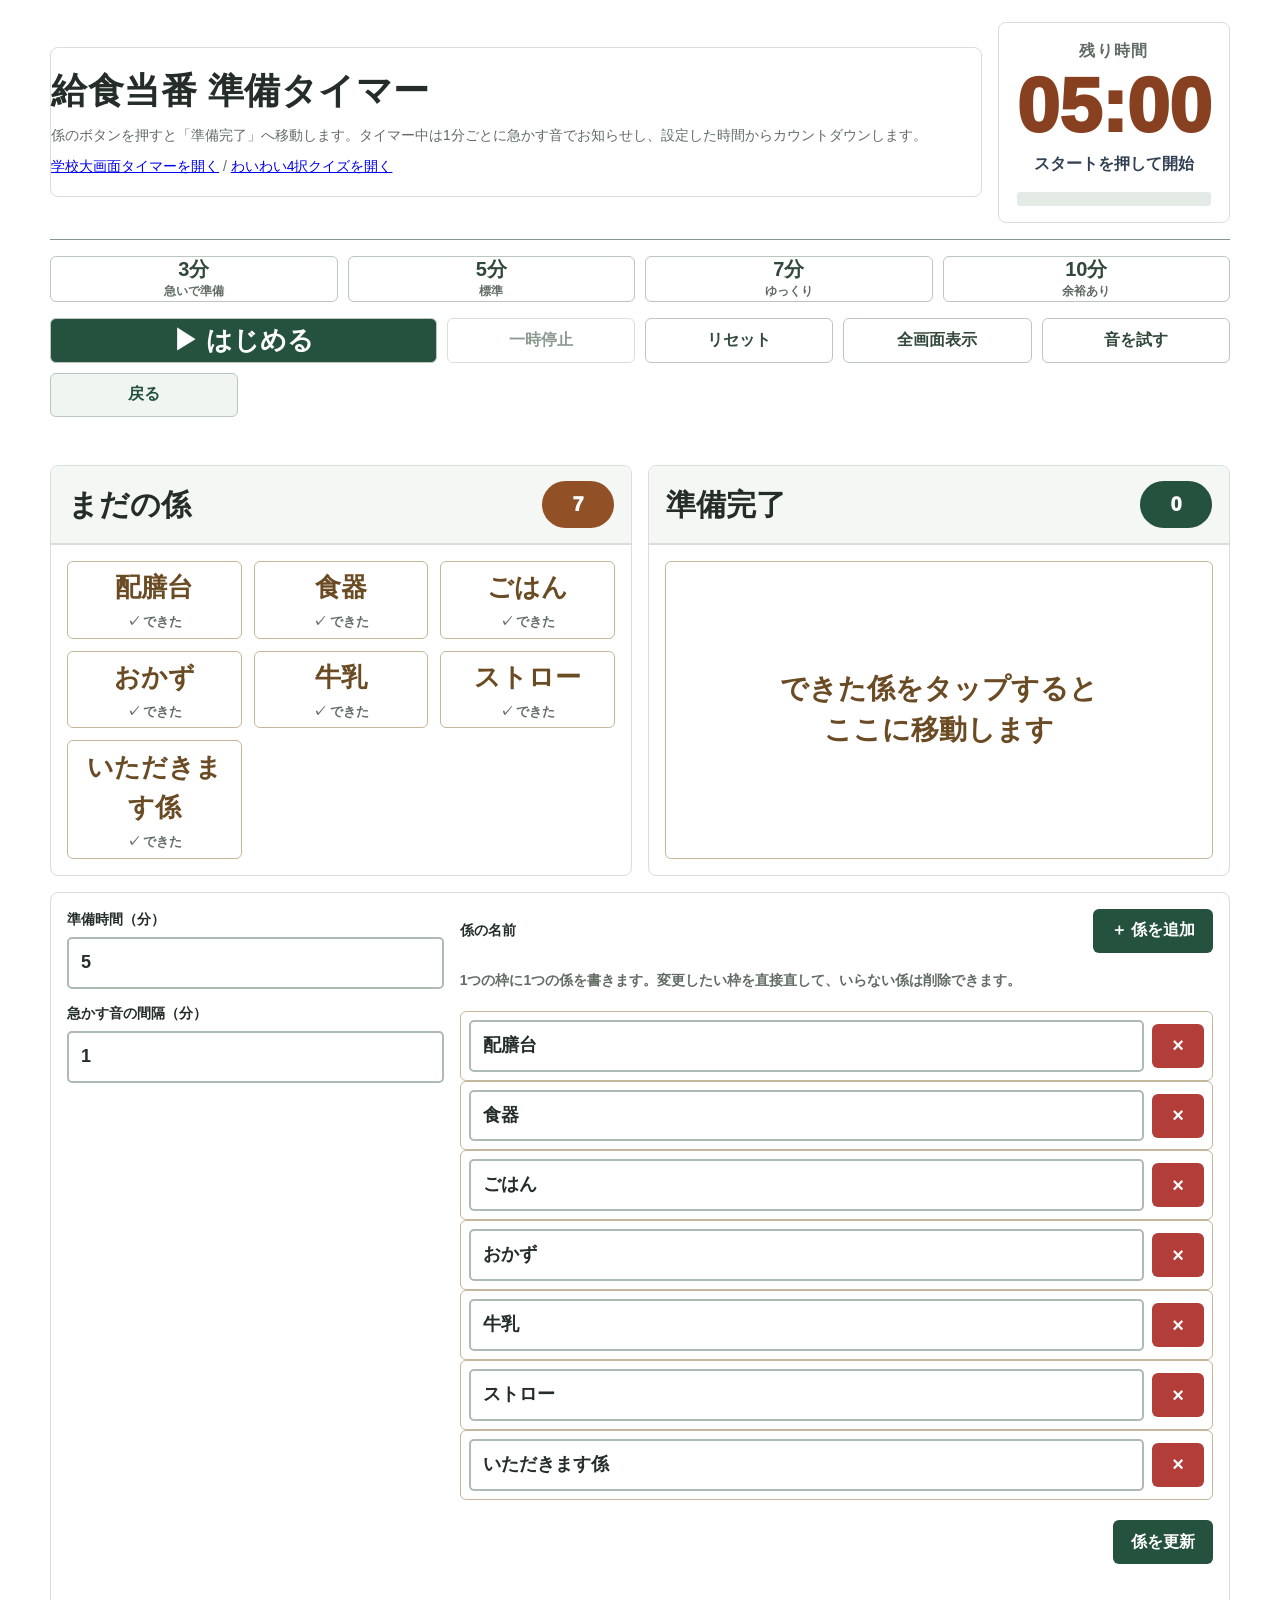
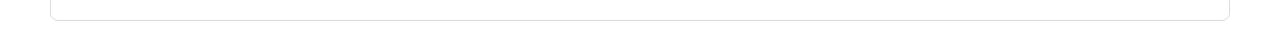
<file: index.html>
<!DOCTYPE html>
<html lang="ja">
<head>
  <meta charset="UTF-8" />
  <meta name="viewport" content="width=device-width, initial-scale=1.0" />
  <title>給食当番 準備タイマー</title>
  <style>
    :root {
      --bg: #fff7ed;
      --surface: #ffffff;
      --ink: #1f2937;
      --muted: #64748b;
      --line: #fed7aa;
      --orange: #f97316;
      --orange-dark: #c2410c;
      --green: #16a34a;
      --green-soft: #dcfce7;
      --blue: #2563eb;
      --red: #e11d48;
      --yellow: #facc15;
      --shadow: 0 18px 45px rgba(124, 45, 18, .14);
      --radius: 22px;
      --safe-top: env(safe-area-inset-top, 0px);
      --safe-right: env(safe-area-inset-right, 0px);
      --safe-bottom: env(safe-area-inset-bottom, 0px);
      --safe-left: env(safe-area-inset-left, 0px);
    }

    * { box-sizing: border-box; }

    html { min-height: 100%; }

    body {
      margin: 0;
      min-height: 100vh;
      min-height: 100dvh;
      color: var(--ink);
      background:
        radial-gradient(circle at top left, rgba(251, 146, 60, .34), transparent 34%),
        radial-gradient(circle at bottom right, rgba(34, 197, 94, .22), transparent 30%),
        var(--bg);
      font-family: -apple-system, BlinkMacSystemFont, "Hiragino Sans", "Yu Gothic", Meiryo, sans-serif;
    }

    button, input { font: inherit; }
    button { cursor: pointer; }

    .app {
      width: min(1180px, calc(100% - 28px));
      margin: 0 auto;
      padding: calc(22px + var(--safe-top)) var(--safe-right) calc(32px + var(--safe-bottom)) var(--safe-left);
    }

    body.fullscreen-fallback,
    body.fullscreen-board {
      overflow: hidden;
    }

    body.fullscreen-fallback .app,
    body.fullscreen-board .app {
      position: fixed;
      inset: 0;
      z-index: 10;
      width: 100%;
      max-width: none;
      overflow: hidden;
      overscroll-behavior: contain;
      padding: calc(10px + var(--safe-top)) calc(10px + var(--safe-right)) calc(10px + var(--safe-bottom)) calc(10px + var(--safe-left));
      background:
        radial-gradient(circle at top left, rgba(251, 146, 60, .24), transparent 34%),
        radial-gradient(circle at bottom right, rgba(34, 197, 94, .18), transparent 30%),
        var(--bg);
    }

    body.fullscreen-board .settings,
    body.fullscreen-board .fullscreen-note {
      display: none;
    }

    body.fullscreen-board .app {
      display: grid;
      grid-template-rows: auto minmax(0, 1fr) auto;
      grid-template-areas:
        "timer"
        "board"
        "controls";
      gap: clamp(6px, 1.2vh, 12px);
    }

    body.fullscreen-board .hero {
      grid-area: timer;
      position: static;
      z-index: auto;
      display: flex;
      justify-content: center;
      width: 100%;
      margin: 0;
      pointer-events: auto;
    }

    body.fullscreen-board .title-card {
      display: none;
    }

    body.fullscreen-board .timer-card {
      width: min(680px, 100%);
      min-width: 0;
      padding: clamp(6px, 1vh, 10px) 18px clamp(7px, 1vh, 12px);
      border-color: rgba(249, 115, 22, .72);
      background: rgba(255, 255, 255, .92);
      box-shadow: 0 18px 42px rgba(124, 45, 18, .20);
      backdrop-filter: blur(10px);
    }

    body.fullscreen-board .timer-label {
      font-size: clamp(13px, 1.7vw, 18px);
    }

    body.fullscreen-board .timer {
      font-size: clamp(44px, 6.2vw, 88px);
      text-shadow: 0 4px 14px rgba(194, 65, 12, .18);
    }

    body.fullscreen-board .status {
      min-height: 0;
      font-size: clamp(14px, 1.6vw, 20px);
    }

    body.fullscreen-board .controls {
      grid-area: controls;
      position: static;
      z-index: auto;
      display: flex;
      justify-content: center;
      width: 100%;
      max-width: 100%;
      gap: 8px;
      margin: 0;
      opacity: .95;
    }

    body.fullscreen-board .control-btn {
      min-height: 42px;
      padding: 0 12px;
      border-radius: 999px;
      font-size: 13px;
      box-shadow: 0 10px 22px rgba(15, 23, 42, .16);
    }

    body.fullscreen-board .board {
      grid-area: board;
      min-height: 0;
      height: auto;
      padding: 0;
      grid-template-columns: minmax(0, 1fr) minmax(0, 1fr);
      gap: 14px;
      align-items: stretch;
      overflow: hidden;
    }

    body.fullscreen-board .panel {
      display: flex;
      flex-direction: column;
      min-height: 0;
    }

    body.fullscreen-board .panel-head {
      padding: 14px 18px;
      background: rgba(255, 247, 237, .9);
    }

    body.fullscreen-board .panel-title {
      font-size: clamp(30px, 4.2vw, 58px);
    }

    body.fullscreen-board .counter {
      min-width: clamp(76px, 8vw, 120px);
      padding: 10px 16px;
      font-size: clamp(24px, 3.2vw, 44px);
    }

    body.fullscreen-board .task-list {
      flex: 1;
      min-height: 0;
      overflow: auto;
      align-content: stretch;
      grid-auto-rows: minmax(0, 1fr);
      grid-template-columns: repeat(auto-fit, minmax(min(230px, 100%), 1fr));
      gap: clamp(10px, 1.7vh, 16px);
      padding: clamp(12px, 2vh, 18px);
    }

    body.fullscreen-board .task-btn {
      min-height: clamp(92px, 12vh, 170px);
      height: 100%;
      border-width: 4px;
      border-radius: 24px;
      font-size: clamp(26px, 4.2vw, 56px);
    }

    body.fullscreen-board .task-btn small {
      font-size: clamp(14px, 1.6vw, 22px);
    }

    body.fullscreen-board .finish-btn {
      min-height: clamp(92px, 12vh, 170px);
      height: 100%;
      font-size: clamp(28px, 4vw, 54px);
    }

    .hero {
      display: grid;
      grid-template-columns: 1fr auto;
      gap: 16px;
      align-items: center;
      margin-bottom: 16px;
    }

    .title-card,
    .timer-card,
    .panel {
      background: rgba(255, 255, 255, .94);
      border: 2px solid rgba(254, 215, 170, .88);
      border-radius: var(--radius);
      box-shadow: var(--shadow);
    }

    .title-card {
      display: flex;
      align-items: center;
      gap: 14px;
      padding: 18px;
    }

    .logo {
      width: 66px;
      height: 66px;
      display: grid;
      place-items: center;
      flex: 0 0 auto;
      border-radius: 20px;
      color: #fff;
      background: linear-gradient(135deg, var(--orange), #facc15);
      box-shadow: 0 12px 28px rgba(249, 115, 22, .25);
      font-size: 34px;
    }

    h1 {
      margin: 0;
      font-size: clamp(27px, 4vw, 44px);
      line-height: 1.05;
    }

    .lead {
      margin: 7px 0 0;
      color: var(--muted);
      font-size: clamp(14px, 2vw, 18px);
      font-weight: 800;
      line-height: 1.5;
    }

    .timer-card {
      min-width: min(100%, 330px);
      padding: 16px 18px;
      text-align: center;
    }

    .timer-label {
      color: var(--muted);
      font-weight: 900;
      letter-spacing: .08em;
    }

    .timer {
      margin-top: 4px;
      color: var(--orange-dark);
      font-size: clamp(48px, 8vw, 76px);
      font-variant-numeric: tabular-nums;
      font-weight: 950;
      line-height: 1;
    }

    .status {
      margin-top: 8px;
      min-height: 28px;
      color: #334155;
      font-weight: 900;
    }

    .progress-shell {
      margin-top: 12px;
      height: 14px;
      overflow: hidden;
      border-radius: 999px;
      background: #ffedd5;
      box-shadow: inset 0 0 0 2px rgba(253, 186, 116, .62);
    }

    .progress-bar {
      width: 0%;
      height: 100%;
      border-radius: inherit;
      background: linear-gradient(90deg, var(--green), var(--yellow), var(--orange));
      transition: width .25s ease;
    }

    .quick-actions {
      display: grid;
      grid-template-columns: repeat(4, minmax(0, 1fr));
      gap: 10px;
      margin: 0 0 16px;
    }

    .quick-btn {
      min-height: 58px;
      border: 2px solid #fdba74;
      border-radius: 18px;
      color: #7c2d12;
      background: rgba(255, 255, 255, .88);
      box-shadow: 0 10px 20px rgba(124, 45, 18, .08);
      font-weight: 950;
    }

    .quick-btn strong {
      display: block;
      font-size: 20px;
      line-height: 1.1;
    }

    .quick-btn span {
      display: block;
      margin-top: 2px;
      color: var(--muted);
      font-size: 12px;
      font-weight: 850;
    }

    .controls {
      display: grid;
      grid-template-columns: repeat(6, minmax(0, 1fr));
      gap: 10px;
      margin-bottom: 16px;
    }

    .control-btn {
      min-height: 56px;
      border: 0;
      border-radius: 16px;
      color: #fff;
      background: linear-gradient(135deg, var(--orange), var(--orange-dark));
      box-shadow: 0 12px 24px rgba(249, 115, 22, .20);
      font-weight: 950;
      transition: transform .14s ease, box-shadow .14s ease;
    }

    .control-btn.secondary {
      color: #7c2d12;
      background: #fff7ed;
      border: 2px solid var(--line);
      box-shadow: none;
    }

    .control-btn.primary {
      grid-column: span 2;
      font-size: clamp(18px, 2.5vw, 26px);
    }

    .control-btn.good {
      background: linear-gradient(135deg, #22c55e, #15803d);
    }

    .control-btn.back {
      background: linear-gradient(135deg, #64748b, #334155);
    }

    .fullscreen-note {
      margin: -6px 0 14px;
      min-height: 24px;
      color: #7c2d12;
      font-size: 14px;
      font-weight: 900;
      line-height: 1.5;
    }

    .control-btn:disabled {
      cursor: not-allowed;
      opacity: .55;
      transform: none;
    }

    .control-btn:not(:disabled):hover,
    .task-btn:hover,
    .small-btn:hover { transform: translateY(-2px); }

    .board {
      display: grid;
      grid-template-columns: 1fr 1fr;
      gap: 16px;
      align-items: start;
    }

    .panel { overflow: hidden; }

    .panel-head {
      display: flex;
      justify-content: space-between;
      align-items: center;
      gap: 12px;
      padding: 15px 17px;
      border-bottom: 2px solid var(--line);
      background: rgba(255, 247, 237, .76);
    }

    .panel-title {
      margin: 0;
      font-size: clamp(20px, 3vw, 30px);
      line-height: 1.2;
    }

    .counter {
      min-width: 72px;
      padding: 8px 12px;
      border-radius: 999px;
      text-align: center;
      color: #fff;
      background: var(--orange);
      font-size: 20px;
      font-weight: 950;
    }

    .done .counter { background: var(--green); }

    .task-list {
      display: grid;
      grid-template-columns: repeat(auto-fit, minmax(170px, 1fr));
      gap: 12px;
      min-height: 330px;
      padding: 16px;
    }

    .empty-state {
      display: grid;
      place-items: center;
      min-height: 120px;
      border: 3px dashed #fdba74;
      border-radius: 20px;
      color: #9a3412;
      background: #fff7ed;
      text-align: center;
      font-size: clamp(18px, 2.8vw, 28px);
      font-weight: 950;
      line-height: 1.45;
    }

    .task-btn {
      min-height: 92px;
      border: 3px solid #fdba74;
      border-radius: 20px;
      background: #fff;
      color: #7c2d12;
      box-shadow: 0 10px 22px rgba(124, 45, 18, .10);
      font-size: clamp(18px, 2.4vw, 26px);
      font-weight: 950;
      transition: transform .16s ease, box-shadow .16s ease, border-color .16s ease;
    }

    .task-btn.done-task {
      border-color: #86efac;
      color: #14532d;
      background: var(--green-soft);
    }

    .task-btn small {
      display: block;
      margin-top: 5px;
      color: var(--muted);
      font-size: 13px;
      font-weight: 800;
    }

    .settings {
      margin-top: 16px;
      padding: 16px;
    }

    .settings-grid {
      display: grid;
      grid-template-columns: minmax(220px, 1fr) minmax(320px, 2fr);
      gap: 16px;
      align-items: start;
    }

    label {
      display: block;
      margin-bottom: 7px;
      color: #7c2d12;
      font-weight: 950;
    }

    input {
      width: 100%;
      min-height: 52px;
      padding: 10px 12px;
      border: 2px solid var(--line);
      border-radius: 14px;
      background: #fff;
      color: var(--ink);
      font-size: 18px;
      font-weight: 850;
      outline: none;
    }

    input:focus {
      border-color: var(--orange);
      box-shadow: 0 0 0 4px rgba(249, 115, 22, .16);
    }

    .setting-label-spaced {
      margin-top: 14px;
    }

    .task-editor {
      display: grid;
      gap: 10px;
    }

    .task-editor-head {
      display: flex;
      justify-content: space-between;
      align-items: center;
      gap: 10px;
      margin-bottom: 7px;
    }

    .task-editor-head label { margin-bottom: 0; }

    .task-editor-help {
      margin: 0 0 10px;
      color: var(--muted);
      font-size: 14px;
      font-weight: 800;
      line-height: 1.5;
    }

    .task-row {
      display: grid;
      grid-template-columns: 1fr auto;
      gap: 8px;
      align-items: center;
      padding: 8px;
      border: 2px solid rgba(254, 215, 170, .72);
      border-radius: 18px;
      background: #fffaf5;
    }

    .task-row input { min-height: 48px; }

    .small-btn,
    .icon-btn {
      min-height: 52px;
      border: 0;
      border-radius: 14px;
      padding: 0 18px;
      color: #fff;
      background: var(--blue);
      font-weight: 950;
    }

    .icon-btn {
      min-width: 52px;
      padding: 0 14px;
      background: var(--red);
      font-size: 20px;
    }

    .add-btn {
      background: var(--green);
      white-space: nowrap;
    }

    .apply-row {
      display: flex;
      justify-content: flex-end;
      margin-top: 10px;
    }

    .message {
      margin-top: 12px;
      min-height: 28px;
      color: var(--red);
      font-weight: 900;
    }

    .finish-btn {
      min-height: 120px;
      border: 0;
      border-radius: 22px;
      color: #fff;
      background: linear-gradient(135deg, #fb7185, #e11d48);
      box-shadow: 0 16px 30px rgba(225, 29, 72, .24);
      font-size: clamp(22px, 3vw, 34px);
      font-weight: 950;
    }

    .toast {
      position: fixed;
      left: 50%;
      top: calc(22px + var(--safe-top));
      z-index: 60;
      width: min(560px, calc(100vw - 28px));
      padding: 18px 20px;
      border: 3px solid #fdba74;
      border-radius: 22px;
      color: #7c2d12;
      background: rgba(255, 255, 255, .97);
      box-shadow: 0 22px 50px rgba(124, 45, 18, .22);
      text-align: center;
      font-size: clamp(20px, 3.4vw, 34px);
      font-weight: 950;
      line-height: 1.35;
      transform: translate(-50%, -140%);
      opacity: 0;
      pointer-events: none;
      transition: transform .22s ease, opacity .22s ease;
    }

    .toast.show {
      transform: translate(-50%, 0);
      opacity: 1;
    }

    body.fullscreen-board .toast {
      top: calc(68px + var(--safe-top));
    }

    .celebrate {
      animation: pop .6s ease both;
    }

    @keyframes pop {
      0% { transform: scale(.96); }
      50% { transform: scale(1.04); }
      100% { transform: scale(1); }
    }


    @media (min-width: 901px) and (orientation: landscape) {
      body.fullscreen-board .app {
        grid-template-columns: minmax(0, 1fr) auto;
        grid-template-rows: minmax(0, 1fr) auto;
        grid-template-areas:
          "board timer"
          "board controls";
      }

      body.fullscreen-board .hero {
        align-self: start;
        width: min(280px, 18vw);
      }

      body.fullscreen-board .timer-card {
        width: 100%;
        padding: 10px 12px;
      }

      body.fullscreen-board .timer-label,
      body.fullscreen-board .status {
        font-size: clamp(12px, 1.1vw, 15px);
      }

      body.fullscreen-board .timer {
        font-size: clamp(38px, 4.4vw, 62px);
      }

      body.fullscreen-board .progress-shell {
        height: 10px;
        margin-top: 8px;
      }

      body.fullscreen-board .controls {
        align-self: end;
        flex-direction: column;
        width: min(280px, 18vw);
      }

      body.fullscreen-board .control-btn {
        width: 100%;
        min-height: 38px;
        padding: 0 10px;
      }

      body.fullscreen-board .board {
        gap: clamp(10px, 1.5vw, 18px);
      }
    }


    @media (max-height: 700px) {
      body.fullscreen-board .timer-card { padding: 8px 16px; }
      body.fullscreen-board .timer { font-size: clamp(46px, 7vw, 82px); }
      body.fullscreen-board .status { margin-top: 4px; }
      body.fullscreen-board .panel-head { padding: 10px 14px; }
      body.fullscreen-board .task-list { gap: 10px; padding: 12px; }
      body.fullscreen-board .task-btn,
      body.fullscreen-board .finish-btn { min-height: clamp(86px, 14vh, 150px); }
    }

    @media (max-width: 900px) {
      .hero,
      .board,
      .settings-grid { grid-template-columns: 1fr; }
      .timer-card { min-width: 0; }
      .controls,
      .quick-actions { grid-template-columns: 1fr 1fr; }
      .control-btn.primary { grid-column: span 2; }
    }

    @media (max-width: 700px) {
      body.fullscreen-board .hero {
        width: 100%;
      }

      body.fullscreen-board .timer-card {
        width: min(440px, 100%);
        margin: 0 auto;
        padding: 10px 14px 12px;
      }

      body.fullscreen-board .timer {
        font-size: clamp(48px, 16vw, 86px);
      }

      body.fullscreen-board .controls {
        justify-content: flex-start;
        flex-wrap: nowrap;
        overflow-x: auto;
        padding-bottom: 2px;
      }

      body.fullscreen-board .control-btn {
        flex: 0 0 auto;
      }

      body.fullscreen-board .board {
        grid-template-columns: minmax(0, 1fr) minmax(0, 1fr);
        padding: 0;
      }
    }

    @media (max-width: 700px) and (orientation: portrait) {
      body.fullscreen-board .app {
        gap: 8px;
        grid-template-rows: auto minmax(0, 1fr) auto;
      }

      body.fullscreen-board .timer-card {
        padding: 8px 12px 10px;
      }

      body.fullscreen-board .timer-label,
      body.fullscreen-board .status {
        font-size: 13px;
      }

      body.fullscreen-board .timer {
        font-size: clamp(42px, 15vw, 72px);
      }

      body.fullscreen-board .board {
        grid-template-columns: minmax(0, 1fr);
        grid-template-rows: minmax(0, 1fr) minmax(0, 1fr);
        gap: 8px;
      }

      body.fullscreen-board .panel-head {
        padding: 8px 12px;
      }

      body.fullscreen-board .panel-title {
        font-size: clamp(20px, 7vw, 30px);
      }

      body.fullscreen-board .counter {
        min-width: 58px;
        padding: 6px 10px;
        font-size: clamp(18px, 6vw, 26px);
      }

      body.fullscreen-board .task-list {
        gap: 8px;
        padding: 10px;
        grid-template-columns: repeat(auto-fit, minmax(min(132px, 100%), 1fr));
      }

      body.fullscreen-board .task-btn,
      body.fullscreen-board .finish-btn {
        min-height: clamp(64px, 10vh, 96px);
        border-width: 3px;
        border-radius: 18px;
        font-size: clamp(18px, 7vw, 30px);
      }

      body.fullscreen-board .task-btn small {
        font-size: 12px;
      }
    }

    @media (max-width: 540px) {
      .app { width: min(100% - 18px, 760px); padding-top: 10px; }
      .title-card { align-items: flex-start; }
      .logo { width: 54px; height: 54px; font-size: 28px; }
      .controls,
      .quick-actions { grid-template-columns: 1fr; }
      .control-btn.primary { grid-column: span 1; }
      .task-list { grid-template-columns: 1fr; min-height: 220px; }
      .task-editor-head { align-items: stretch; flex-direction: column; }
      .apply-row { display: block; }
      .apply-row .small-btn,
      .add-btn { width: 100%; }
    }
  </style>
<link rel="stylesheet" href="./classroom.css?v=20260905">
</head>
<body data-tool="lunch">
  <div id="toast" class="toast" role="alert" aria-live="assertive"></div>
  <main class="app">
    <section class="hero" aria-label="給食当番タイマーの概要">
      <div class="title-card">
        <div class="logo" aria-hidden="true">🍚</div>
        <div>
          <h1>給食当番 準備タイマー</h1>
          <p class="lead">係のボタンを押すと「準備完了」へ移動します。タイマー中は1分ごとに急かす音でお知らせし、設定した時間からカウントダウンします。</p>
          <p class="lead"><a href="school-timer.html">学校大画面タイマーを開く</a> / <a href="quiz.html">わいわい4択クイズを開く</a></p>
        </div>
      </div>
      <div class="timer-card" aria-live="polite">
        <div class="timer-label">残り時間</div>
        <div id="timer" class="timer">00:00</div>
        <div id="status" class="status">スタートを押して開始</div>
        <div class="progress-shell" aria-label="準備の進み具合"><div id="progressBar" class="progress-bar"></div></div>
      </div>
    </section>

    <section class="quick-actions" aria-label="よく使う準備時間">
      <button class="quick-btn" type="button" data-minutes="3"><strong>3分</strong><span>急いで準備</span></button>
      <button class="quick-btn" type="button" data-minutes="5"><strong>5分</strong><span>標準</span></button>
      <button class="quick-btn" type="button" data-minutes="7"><strong>7分</strong><span>ゆっくり</span></button>
      <button class="quick-btn" type="button" data-minutes="10"><strong>10分</strong><span>余裕あり</span></button>
    </section>

    <section class="controls" aria-label="タイマー操作">
      <button id="startBtn" class="control-btn primary" type="button">▶ はじめる</button>
      <button id="pauseBtn" class="control-btn secondary" type="button" disabled>一時停止</button>
      <button id="resetBtn" class="control-btn good" type="button">リセット</button>
      <button id="fullscreenBtn" class="control-btn" type="button" aria-pressed="false">全画面表示</button>
      <button id="soundBtn" class="control-btn secondary" type="button">音を試す</button>
      <button id="backBtn" class="control-btn back" type="button">戻る</button>
    </section>
    <div id="fullscreenNote" class="fullscreen-note" role="status" aria-live="polite"></div>

    <section class="board" aria-label="係の準備状況">
      <div class="panel waiting">
        <div class="panel-head">
          <h2 class="panel-title">まだの係</h2>
          <div id="waitingCount" class="counter">0</div>
        </div>
        <div id="waitingList" class="task-list" aria-live="polite"></div>
      </div>
      <div class="panel done">
        <div class="panel-head">
          <h2 class="panel-title">準備完了</h2>
          <div id="doneCount" class="counter">0</div>
        </div>
        <div id="doneList" class="task-list" aria-live="polite"></div>
      </div>
    </section>

    <section class="panel settings" aria-label="係の設定">
      <div class="settings-grid">
        <div>
          <label for="durationInput">準備時間（分）</label>
          <input id="durationInput" type="number" min="1" max="60" value="5" />
          <label for="minuteInput" class="setting-label-spaced">急かす音の間隔（分）</label>
          <input id="minuteInput" type="number" min="1" max="10" value="1" />
        </div>
        <div class="task-editor">
          <div class="task-editor-head">
            <label id="taskListLabel">係の名前</label>
            <button id="addTaskBtn" class="small-btn add-btn" type="button">＋ 係を追加</button>
          </div>
          <p class="task-editor-help">1つの枠に1つの係を書きます。変更したい枠を直接直して、いらない係は削除できます。</p>
          <div id="taskEditor" aria-labelledby="taskListLabel"></div>
          <div class="apply-row">
            <button id="applyBtn" class="small-btn" type="button">係を更新</button>
          </div>
        </div>
      </div>
      <div id="message" class="message" role="status" aria-live="polite"></div>
    </section>
  </main>

  <script>
    const timerEl = document.getElementById("timer");
    const statusEl = document.getElementById("status");
    const progressBar = document.getElementById("progressBar");
    const waitingList = document.getElementById("waitingList");
    const doneList = document.getElementById("doneList");
    const waitingCount = document.getElementById("waitingCount");
    const doneCount = document.getElementById("doneCount");
    const backBtn = document.getElementById("backBtn");
    const fullscreenBtn = document.getElementById("fullscreenBtn");
    const fullscreenNote = document.getElementById("fullscreenNote");
    const startBtn = document.getElementById("startBtn");
    const pauseBtn = document.getElementById("pauseBtn");
    const resetBtn = document.getElementById("resetBtn");
    const soundBtn = document.getElementById("soundBtn");
    const applyBtn = document.getElementById("applyBtn");
    const addTaskBtn = document.getElementById("addTaskBtn");
    const taskEditor = document.getElementById("taskEditor");
    const minuteInput = document.getElementById("minuteInput");
    const durationInput = document.getElementById("durationInput");
    const message = document.getElementById("message");
    const toast = document.getElementById("toast");

    let tasks = [];
    let done = new Set();
    let startedAt = 0;
    let elapsedBeforePause = 0;
    let timerId = null;
    let nextChimeAt = 60;
    let finished = false;
    let audioContext = null;
    let toastId = null;

    const isIos = /iPad|iPhone|iPod/.test(navigator.userAgent) || (navigator.platform === "MacIntel" && navigator.maxTouchPoints > 1);

    const defaultTasks = ["配膳台", "食器", "ごはん", "おかず", "牛乳", "ストロー", "いただきます係"];


    function isFullscreen() {
      return Boolean(document.fullscreenElement || document.webkitFullscreenElement);
    }

    function updateFullscreenControls() {
      const active = isFullscreen() || document.body.classList.contains("fullscreen-fallback");
      document.body.classList.toggle("fullscreen-board", active);
      fullscreenBtn.textContent = active ? "全画面を終了" : "全画面表示";
      fullscreenBtn.setAttribute("aria-pressed", String(active));
    }

    async function enterFullscreen() {
      const target = document.documentElement;
      const request = target.requestFullscreen || target.webkitRequestFullscreen;

      if (request) {
        try {
          await request.call(target);
          fullscreenNote.textContent = "全画面表示にしました。戻るボタンまたはEscで終了できます。";
          updateFullscreenControls();
          return;
        } catch (error) {
          console.warn("Fullscreen request failed:", error);
        }
      }

      document.body.classList.add("fullscreen-fallback");
      window.scrollTo(0, 0);
      fullscreenNote.textContent = isIos
        ? "iPhone/iPadでブラウザが全画面を許可しない場合は、画面内だけを大きく表示します。共有からホーム画面に追加すると、より全画面に近く使えます。"
        : "このブラウザでは全画面APIが使えないため、画面内を大きく表示しています。";
      updateFullscreenControls();
    }

    async function exitFullscreenMode() {
      if (isFullscreen()) {
        const exit = document.exitFullscreen || document.webkitExitFullscreen;
        if (exit) await exit.call(document);
      }
      document.body.classList.remove("fullscreen-fallback", "fullscreen-board");
      fullscreenNote.textContent = "全画面表示を終了しました。";
      updateFullscreenControls();
    }

    function toggleFullscreen() {
      if (isFullscreen() || document.body.classList.contains("fullscreen-fallback")) {
        exitFullscreenMode();
      } else {
        enterFullscreen();
      }
    }

    function goBack() {
      if (isFullscreen() || document.body.classList.contains("fullscreen-fallback")) {
        exitFullscreenMode();
        return;
      }
      if (window.history.length > 1) {
        window.history.back();
      } else {
        window.location.href = "./";
      }
    }

    function getEditorTasks() {
      return [...taskEditor.querySelectorAll("input")]
        .map((input) => input.value.trim())
        .filter(Boolean);
    }

    function createTaskRow(value = "") {
      const row = document.createElement("div");
      row.className = "task-row";

      const input = document.createElement("input");
      input.type = "text";
      input.value = value;
      input.placeholder = "係の名前";
      input.setAttribute("aria-label", "係の名前");

      const deleteButton = document.createElement("button");
      deleteButton.type = "button";
      deleteButton.className = "icon-btn";
      deleteButton.textContent = "×";
      deleteButton.setAttribute("aria-label", `${value || "この係"}を削除`);
      deleteButton.addEventListener("click", () => {
        row.remove();
        message.textContent = "係を削除しました。最後に「係を更新」を押してください。";
        if (!taskEditor.children.length) addTaskRow();
      });

      input.addEventListener("input", () => {
        deleteButton.setAttribute("aria-label", `${input.value.trim() || "この係"}を削除`);
      });

      row.append(input, deleteButton);
      return row;
    }

    function addTaskRow(value = "") {
      const row = createTaskRow(value);
      taskEditor.appendChild(row);
      row.querySelector("input").focus();
    }

    function renderTaskEditor(taskNames) {
      taskEditor.innerHTML = "";
      taskNames.forEach((task) => taskEditor.appendChild(createTaskRow(task)));
    }

    function formatTime(totalSeconds) {
      const minutes = Math.floor(totalSeconds / 60).toString().padStart(2, "0");
      const seconds = (totalSeconds % 60).toString().padStart(2, "0");
      return `${minutes}:${seconds}`;
    }

    function getElapsedSeconds() {
      if (!timerId) return Math.floor(elapsedBeforePause / 1000);
      return Math.floor((Date.now() - startedAt + elapsedBeforePause) / 1000);
    }

    function getIntervalSeconds() {
      const minutes = Number.parseInt(minuteInput.value, 10);
      return Math.max(1, Number.isNaN(minutes) ? 1 : minutes) * 60;
    }

    function getDurationSeconds() {
      const minutes = Number.parseInt(durationInput.value, 10);
      return Math.max(1, Number.isNaN(minutes) ? 5 : minutes) * 60;
    }

    function getRemainingSeconds() {
      return Math.max(0, getDurationSeconds() - getElapsedSeconds());
    }

    function showToast(text, duration = 5000) {
      window.clearTimeout(toastId);
      toast.textContent = text;
      toast.classList.add("show");
      toastId = window.setTimeout(() => toast.classList.remove("show"), duration);
    }

    function beep() {
      audioContext = audioContext || new (window.AudioContext || window.webkitAudioContext)();
      const now = audioContext.currentTime;
      const soundLength = 5;
      for (let offset = 0; offset < soundLength; offset += .22) {
        const oscillator = audioContext.createOscillator();
        const gain = audioContext.createGain();
        oscillator.type = "square";
        oscillator.frequency.setValueAtTime(Math.floor(offset / .22) % 2 ? 880 : 660, now + offset);
        gain.gain.setValueAtTime(.0001, now + offset);
        gain.gain.exponentialRampToValueAtTime(.20, now + offset + .03);
        gain.gain.exponentialRampToValueAtTime(.0001, now + Math.min(offset + .16, soundLength));
        oscillator.connect(gain).connect(audioContext.destination);
        oscillator.start(now + offset);
        oscillator.stop(now + Math.min(offset + .18, soundLength));
      }
    }

    function finishWhistle() {
      audioContext = audioContext || new (window.AudioContext || window.webkitAudioContext)();
      const now = audioContext.currentTime;
      const pattern = [
        { start: 0, duration: .62, frequency: 1320 },
        { start: .72, duration: .62, frequency: 1320 },
        { start: 1.48, duration: 1.05, frequency: 1480 },
      ];

      pattern.forEach(({ start, duration, frequency }) => {
        const oscillator = audioContext.createOscillator();
        const gain = audioContext.createGain();
        oscillator.type = "sine";
        oscillator.frequency.setValueAtTime(frequency, now + start);
        oscillator.frequency.linearRampToValueAtTime(frequency + 70, now + start + duration);
        gain.gain.setValueAtTime(.0001, now + start);
        gain.gain.exponentialRampToValueAtTime(.34, now + start + .04);
        gain.gain.exponentialRampToValueAtTime(.0001, now + start + duration);
        oscillator.connect(gain).connect(audioContext.destination);
        oscillator.start(now + start);
        oscillator.stop(now + start + duration + .02);
      });
    }

    function render() {
      waitingList.innerHTML = "";
      doneList.innerHTML = "";

      tasks.forEach((task) => {
        const button = document.createElement("button");
        button.type = "button";
        button.className = `task-btn${done.has(task) ? " done-task" : ""}`;
        button.innerHTML = `${task}<small>${done.has(task) ? "↩ 戻す" : "✓ できた"}</small>`;
        button.addEventListener("click", () => toggleTask(task));
        (done.has(task) ? doneList : waitingList).appendChild(button);
      });

      waitingCount.textContent = String(tasks.length - done.size);
      doneCount.textContent = String(done.size);

      if (tasks.length && done.size === 0) {
        doneList.innerHTML = '<div class="empty-state">できた係をタップすると<br>ここに移動します</div>';
      }

      if (tasks.length && done.size === tasks.length) {
        waitingList.innerHTML = '';
      }

      if (tasks.length && done.size === tasks.length) {
        const finishButton = document.createElement("button");
        finishButton.type = "button";
        finishButton.className = "finish-btn";
        finishButton.textContent = "タップして終了";
        finishButton.addEventListener("click", finishPreparation);
        waitingList.appendChild(finishButton);
        statusEl.textContent = `全員完了！ 残り ${formatTime(getRemainingSeconds())}`;
        doneList.classList.add("celebrate");
        window.setTimeout(() => doneList.classList.remove("celebrate"), 650);
      }
    }

    function toggleTask(task) {
      if (done.has(task)) done.delete(task);
      else done.add(task);
      render();
    }

    function finishPreparation() {
      const elapsed = getElapsedSeconds();
      if (timerId) {
        window.clearInterval(timerId);
        timerId = null;
      }
      finished = true;
      startBtn.disabled = false;
      startBtn.textContent = "▶ もう一度はじめる";
      pauseBtn.disabled = true;
      timerEl.textContent = formatTime(getRemainingSeconds());
      statusEl.textContent = `終了しました（${formatTime(elapsed)}）`;
      finishWhistle();
      showToast(`${Math.floor(elapsed / 60)}分${elapsed % 60}秒でした。出発してください！`, 5000);
    }

    function tick() {
      const elapsed = getElapsedSeconds();
      const remaining = getRemainingSeconds();
      timerEl.textContent = formatTime(remaining);
      const duration = getDurationSeconds();
      progressBar.style.width = `${Math.min(100, Math.max(0, (getElapsedSeconds() / duration) * 100))}%`;

      if (remaining <= 0) {
        if (!finished) {
          finished = true;
          beep();
          statusEl.textContent = "時間です！準備を終わりましょう。";
        }
        if (timerId) {
          window.clearInterval(timerId);
          timerId = null;
          startBtn.disabled = false;
          startBtn.textContent = "▶ もう一度はじめる";
          pauseBtn.disabled = true;
        }
        return;
      }

      if (elapsed >= nextChimeAt) {
        beep();
        const remainingMinutes = Math.ceil(remaining / 60);
        const hurryMessage = `残り${remainingMinutes}分です。急いで準備しよう！`;
        statusEl.textContent = hurryMessage;
        showToast(hurryMessage, 5000);
        nextChimeAt += getIntervalSeconds();
      }
    }

    function startTimer() {
      if (timerId) return;
      if (getRemainingSeconds() <= 0) {
        elapsedBeforePause = 0;
        nextChimeAt = getIntervalSeconds();
      }
      startedAt = Date.now();
      finished = false;
      nextChimeAt = Math.max(nextChimeAt, getIntervalSeconds());
      timerId = window.setInterval(tick, 250);
      startBtn.disabled = true;
      startBtn.textContent = "準備中";
      pauseBtn.disabled = false;
      statusEl.textContent = "準備中です。できた係からタップ！";
      tick();
    }

    function pauseTimer() {
      if (!timerId) return;
      elapsedBeforePause += Date.now() - startedAt;
      window.clearInterval(timerId);
      timerId = null;
      startBtn.disabled = false;
      startBtn.textContent = "▶ 再開";
      pauseBtn.disabled = true;
      statusEl.textContent = "一時停止中";
      tick();
    }

    function resetAll() {
      if (timerId) window.clearInterval(timerId);
      timerId = null;
      startedAt = 0;
      elapsedBeforePause = 0;
      nextChimeAt = getIntervalSeconds();
      finished = false;
      done = new Set();
      timerEl.textContent = formatTime(getDurationSeconds());
      statusEl.textContent = "スタートを押して開始";
      startBtn.disabled = false;
      startBtn.textContent = "▶ はじめる";
      pauseBtn.disabled = true;
      progressBar.style.width = "0%";
      render();
    }

    function applyTasks() {
      const nextTasks = getEditorTasks();
      if (!nextTasks.length) {
        message.textContent = "係の名前を1つ以上入力してください。";
        return;
      }
      const uniqueTasks = [...new Set(nextTasks)];
      tasks = uniqueTasks;
      done = new Set([...done].filter((task) => uniqueTasks.includes(task)));
      renderTaskEditor(uniqueTasks);
      message.textContent = "係を更新しました。";
      render();
    }

    backBtn.addEventListener("click", goBack);
    fullscreenBtn.addEventListener("click", toggleFullscreen);
    document.addEventListener("fullscreenchange", updateFullscreenControls);
    document.addEventListener("webkitfullscreenchange", updateFullscreenControls);
    startBtn.addEventListener("click", startTimer);
    pauseBtn.addEventListener("click", pauseTimer);
    resetBtn.addEventListener("click", resetAll);
    document.querySelectorAll("[data-minutes]").forEach((button) => {
      button.addEventListener("click", () => {
        durationInput.value = button.dataset.minutes;
        if (!timerId) timerEl.textContent = formatTime(getRemainingSeconds());
        finished = getRemainingSeconds() <= 0;
        message.textContent = `${button.dataset.minutes}分にしました。`;
        tick();
      });
    });
    soundBtn.addEventListener("click", () => {
      beep();
      message.textContent = "この音が約5秒間流れます。";
    });
    applyBtn.addEventListener("click", applyTasks);
    addTaskBtn.addEventListener("click", () => {
      addTaskRow();
      message.textContent = "新しい係を追加しました。名前を書いて「係を更新」を押してください。";
    });
    minuteInput.addEventListener("change", () => {
      nextChimeAt = Math.max(getElapsedSeconds() + getIntervalSeconds(), getIntervalSeconds());
      message.textContent = "音の間隔を更新しました。";
    });
    durationInput.addEventListener("change", () => {
      if (!timerId) timerEl.textContent = formatTime(getRemainingSeconds());
      finished = getRemainingSeconds() <= 0;
      message.textContent = "準備時間を更新しました。";
    });

    tasks = [...defaultTasks];
    renderTaskEditor(tasks);
    resetAll();
    updateFullscreenControls();
  </script>
</body>
</html>
</file>
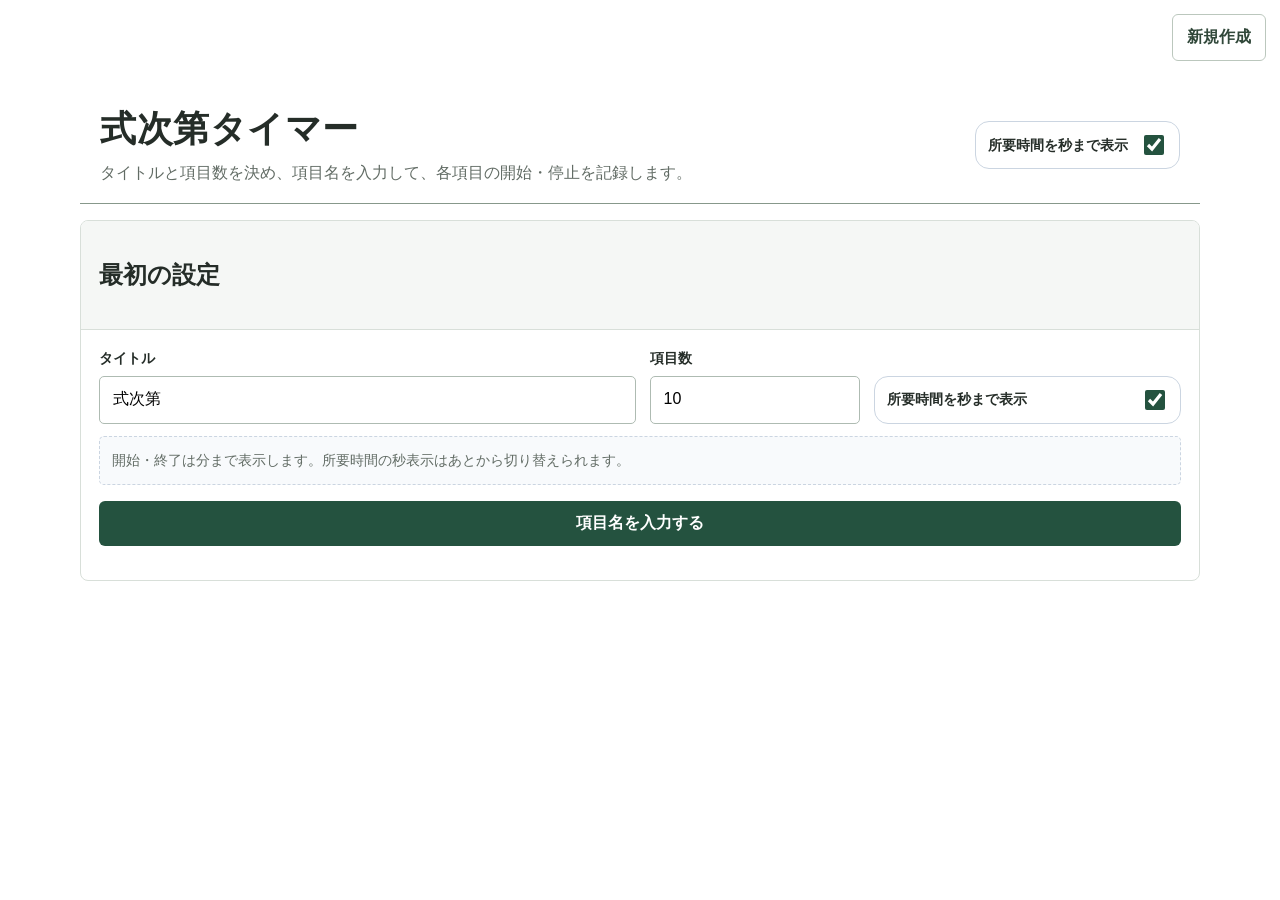
<file: shikijidai-timer/index.html>
<!doctype html><html lang="ja"><head><meta charset="utf-8"><meta name="viewport" content="width=device-width,initial-scale=1,viewport-fit=cover"><title>式次第タイマー</title><style>
:root{--bg:#f4f7fb;--card:#fff;--soft:#f8fafc;--text:#172033;--muted:#64748b;--line:#dbe3ef;--blue:#2563eb;--green:#16a34a;--red:#dc2626;--orange:#f59e0b;--shadow:0 14px 36px rgba(15,23,42,.1)}*{box-sizing:border-box}html,body{margin:0;width:100%;max-width:100%;overflow-x:hidden}body{min-height:100vh;font-family:-apple-system,BlinkMacSystemFont,"Segoe UI","Hiragino Sans","Yu Gothic",Meiryo,sans-serif;color:var(--text);background:radial-gradient(circle at top left,rgba(37,99,235,.16),transparent 34%),linear-gradient(#f8fbff,var(--bg))}.app{width:min(1120px,calc(100% - 28px));margin:84px auto 40px}.top{display:grid;grid-template-columns:1fr auto;gap:14px;align-items:center;background:rgba(255,255,255,.9);border:1px solid var(--line);border-radius:22px;padding:20px;box-shadow:var(--shadow)}h1{margin:0;font-size:clamp(1.5rem,3vw,2.2rem)}.note{margin:6px 0 0;color:var(--muted);line-height:1.65}.panel{margin-top:16px;background:var(--card);border:1px solid var(--line);border-radius:22px;box-shadow:var(--shadow);overflow:hidden}.hd{display:flex;justify-content:space-between;align-items:center;gap:10px;padding:16px 18px;background:linear-gradient(#fff,#f8fafc);border-bottom:1px solid var(--line)}.bd{padding:18px}.grid{display:grid;grid-template-columns:1.4fr .55fr .8fr;gap:14px;align-items:end}label{display:block;font-weight:800;color:#334155;margin-bottom:7px}input[type=text],input[type=number]{width:100%;min-height:48px;padding:10px 13px;border:1px solid #cbd5e1;border-radius:14px;font:inherit}.toggle{display:flex;align-items:center;justify-content:space-between;gap:12px;min-height:48px;margin:0;padding:9px 12px;border:1px solid #cbd5e1;border-radius:14px;background:#fff;font-weight:800}.toggle input{width:20px;height:20px;accent-color:var(--blue)}.btn{border:0;border-radius:14px;min-height:46px;padding:10px 14px;font:inherit;font-weight:900;cursor:pointer;color:#fff;background:#64748b;display:inline-flex;align-items:center;justify-content:center;gap:8px;text-decoration:none;white-space:nowrap;touch-action:manipulation}.btn:disabled{opacity:.45;cursor:not-allowed}.blue{background:var(--blue)}.green{background:var(--green)}.red{background:var(--red)}.orange{background:var(--orange);color:#111827}.light{background:#eef2f7;color:#334155;border:1px solid #d8e1ee}.full{width:100%}.new{position:fixed;z-index:40;top:14px;right:14px;box-shadow:0 12px 24px rgba(15,23,42,.16)}.screen{display:none}.screen.on{display:block}.help{margin-top:12px;border:1px dashed #cbd5e1;border-radius:14px;padding:12px;background:#f8fafc;color:var(--muted);line-height:1.7}.names{display:grid;grid-template-columns:repeat(auto-fit,minmax(250px,1fr));gap:12px}.namecard{background:var(--soft);border:1px solid var(--line);border-radius:16px;padding:12px}.namehead{font-weight:900;color:var(--muted);margin-bottom:8px}.timerTop{display:grid;grid-template-columns:1.2fr .8fr;gap:16px;margin-top:16px}.now{min-height:210px;border-radius:22px;padding:22px;color:#fff;background:linear-gradient(135deg,#1d4ed8,#2563eb 45%,#0f766e);box-shadow:var(--shadow)}.badge{display:inline-flex;gap:8px;align-items:center;padding:7px 12px;border-radius:999px;background:rgba(255,255,255,.16);font-weight:900}.dot{width:10px;height:10px;border-radius:50%;background:#cbd5e1}.dot.run{background:#86efac;box-shadow:0 0 0 6px rgba(134,239,172,.2)}.event{margin-top:14px;font-weight:950;font-size:clamp(1.2rem,2.5vw,2rem)}.cur{margin-top:8px;font-weight:950;font-size:clamp(1.6rem,4vw,3.2rem);word-break:break-word}.elapsed{margin-top:14px;font-weight:950;font-variant-numeric:tabular-nums;font-size:clamp(2rem,7vw,4.5rem)}.side{background:#fff;border:1px solid var(--line);border-radius:22px;padding:16px;box-shadow:var(--shadow)}.sideBtns{display:grid;gap:10px;margin-top:12px}.small{color:var(--muted);line-height:1.65}.tableWrap{border:1px solid var(--line);border-radius:18px;background:#fff;overflow:hidden}table{width:100%;border-collapse:separate;border-spacing:0;table-layout:auto}th,td{padding:12px 10px;border-bottom:1px solid var(--line);text-align:left;vertical-align:middle}th{background:#f8fafc;color:#334155}.num{width:58px;text-align:center;font-weight:950;color:#475569}.nm{min-width:180px;font-weight:900;word-break:break-word}.tm{width:100px;font-weight:800;font-variant-numeric:tabular-nums;white-space:nowrap}.dur{width:116px;font-weight:950;font-variant-numeric:tabular-nums;white-space:nowrap}.act{min-width:220px;display:flex;gap:8px;flex-wrap:wrap}.rowbtn{min-height:38px;padding:8px 11px;border-radius:12px;font-size:.92rem}tr.run{background:#eff6ff}tr.done{background:#f0fdf4}.cards{display:none}.itemCard{border:1px solid var(--line);border-radius:18px;padding:14px;background:#fff;box-shadow:0 8px 20px rgba(15,23,42,.06);margin-bottom:12px}.itemHead{display:flex;justify-content:space-between;gap:8px;font-weight:950}.kv{display:grid;grid-template-columns:repeat(3,1fr);gap:8px;margin:12px 0}.kv div{background:#f8fafc;border:1px solid var(--line);border-radius:12px;padding:8px}.kv span{display:block;color:var(--muted);font-size:.78rem;font-weight:800}.kv b{font-variant-numeric:tabular-nums}.cardBtns{display:grid;grid-template-columns:repeat(3,1fr);gap:8px}.foot{display:flex;flex-wrap:wrap;justify-content:flex-end;gap:10px;margin-top:14px}.msg{margin-top:10px;color:var(--muted);line-height:1.6}.modal{position:fixed;inset:0;z-index:50;display:none;align-items:center;justify-content:center;padding:18px;background:rgba(15,23,42,.52)}.modal.on{display:flex}.modalCard{width:min(430px,100%);background:#fff;border-radius:22px;padding:20px;box-shadow:0 24px 70px rgba(15,23,42,.28)}.modalCard h2{margin:0 0 10px}.modalCard p{white-space:pre-line;color:#475569;line-height:1.7}.modalBtns{display:grid;grid-template-columns:1fr 1fr;gap:10px;margin-top:14px}@media(max-width:760px){.app{width:100%;margin:72px 0 24px;padding:0 10px}.new{top:8px;left:10px;right:10px;width:calc(100% - 20px)}.top{grid-template-columns:1fr;padding:16px}.grid,.timerTop{grid-template-columns:1fr}.tableWrap{display:none}.cards{display:block}.cardBtns{grid-template-columns:1fr}.kv{grid-template-columns:1fr 1fr}.btn{width:100%;white-space:normal}.foot{display:grid}.hd{align-items:flex-start;flex-direction:column}.panel{border-radius:18px}}@media print{body{background:#fff}.new,.top,.screen:not(#timer),.side,.foot,.modal{display:none!important}.app{width:100%;margin:0}.panel{box-shadow:none;border:0;margin:0}.hd{border:0;padding:0 0 12px}.bd{padding:0}.timerTop{display:none}.tableWrap{display:block;border:0}.cards{display:none}th,td{border:1px solid #94a3b8;padding:7px}th{background:#e2e8f0}.act{display:none}.screen{display:none}.screen.on{display:block}@page{size:A4;margin:12mm}}
</style><link rel="stylesheet" href="../classroom.css?v=20260905">
<style>
/* Keep the main timing control distinct from the supporting actions. */
body[data-tool="ceremony"] .sideBtns > button.btn {
  min-height:52px;
}
body[data-tool="ceremony"] #nextBtn {
  width:100%;
  min-height:104px;
  margin-bottom:8px;
  padding:20px 16px;
  border-radius:10px;
  font-size:1.5rem;
  font-weight:800;
  line-height:1.4;
  white-space:normal;
}
body[data-tool="ceremony"] #nextBtn:hover:enabled {
  filter:brightness(1.1);
}
</style>
</head><body data-tool="ceremony"><button id="newBtn" class="btn light new">新規作成</button><main class="app"><header class="top"><div><h1>式次第タイマー</h1><p class="note">タイトルと項目数を決め、項目名を入力して、各項目の開始・停止を記録します。</p></div><label class="toggle">所要時間を秒まで表示<input id="sec1" type="checkbox" checked></label></header>
<section id="setup" class="screen on panel"><div class="hd"><h2>最初の設定</h2></div><div class="bd"><div class="grid"><div><label for="title">タイトル</label><input id="title" type="text" value="式次第" placeholder="例：卒業証書授与式"></div><div><label for="count">項目数</label><input id="count" type="number" min="1" max="80" value="10"></div><label class="toggle">所要時間を秒まで表示<input id="sec2" type="checkbox" checked></label></div><p class="help">開始・終了は分まで表示します。所要時間の秒表示はあとから切り替えられます。</p><p><button id="makeBtn" class="btn blue full">項目名を入力する</button></p><div id="msg" class="msg"></div></div></section>
<section id="names" class="screen panel"><div class="hd"><h2>項目名の入力</h2><button id="backSetup" class="btn light">設定に戻る</button></div><div class="bd"><div id="namesArea" class="names"></div><div class="foot"><button id="startBtn" class="btn blue">計測画面へ</button></div></div></section>
<section id="timer" class="screen"><div class="timerTop"><section class="now"><div class="badge"><span id="dot" class="dot"></span><span id="status">待機中</span></div><div id="viewTitle" class="event">式次第</div><div id="curName" class="cur">項目を開始してください</div><div id="curElapsed" class="elapsed">0分00秒</div></section><aside class="side"><label class="toggle">所要時間を秒まで表示<input id="sec3" type="checkbox" checked></label><div class="sideBtns"><button id="nextBtn" class="btn green">スタート</button><button id="resetAllBtn" class="btn light">時間を一括リセット</button><button id="printBtn" class="btn light">印刷ページを開く</button><button id="editBtn" class="btn light">項目名を編集</button></div><p class="small">「スタート」で最初の項目を開始し、「停止して次へ」で順に進めます。「時間を一括リセット」はタイトル・項目名を残して、すべての計測記録を消します。</p></aside></div><section class="panel"><div class="hd"><h2 id="tableTitle">式次記録</h2><span class="small" id="saveLabel">自動保存</span></div><div class="bd"><div class="tableWrap"><table><thead><tr><th class="num">No</th><th>項目名</th><th>開始</th><th>終了</th><th>所要時間</th><th class="act">操作</th></tr></thead><tbody id="rows"></tbody></table></div><div id="cards" class="cards"></div><div class="foot"><button id="printBtn2" class="btn green">印刷ページを開く</button></div></div></section></section></main>
<div id="modal" class="modal" aria-hidden="true"><div class="modalCard"><h2 id="mTitle">確認</h2><p id="mText">実行しますか？</p><div class="modalBtns"><button id="mNo" class="btn light">いいえ</button><button id="mOk" class="btn red">OK</button></div></div></div>
<script>
const KEY='shikijidai_timer_final_v2';
const $=id=>document.getElementById(id);let pending=null;
const els={newBtn:$('newBtn'),setup:$('setup'),names:$('names'),timer:$('timer'),title:$('title'),count:$('count'),sec1:$('sec1'),sec2:$('sec2'),sec3:$('sec3'),makeBtn:$('makeBtn'),msg:$('msg'),namesArea:$('namesArea'),backSetup:$('backSetup'),startBtn:$('startBtn'),viewTitle:$('viewTitle'),curName:$('curName'),curElapsed:$('curElapsed'),dot:$('dot'),status:$('status'),nextBtn:$('nextBtn'),resetAllBtn:$('resetAllBtn'),printBtn:$('printBtn'),printBtn2:$('printBtn2'),editBtn:$('editBtn'),tableTitle:$('tableTitle'),rows:$('rows'),cards:$('cards'),saveLabel:$('saveLabel'),modal:$('modal'),mTitle:$('mTitle'),mText:$('mText'),mNo:$('mNo'),mOk:$('mOk')};
function createState(){return {title:'式次第',showSec:true,items:[]};}
let state=createState();
const now=()=>Date.now(),pad=n=>String(n).padStart(2,'0'),esc=s=>String(s??'').replace(/[&<>"']/g,c=>({'&':'&amp;','<':'&lt;','>':'&gt;','"':'&quot;',"'":'&#39;'}[c]));
function show(id){['setup','names','timer'].forEach(x=>els[x].classList.toggle('on',x===id));}
function msg(t){els.msg.textContent=t||'';}
function fmtTime(ms){if(!ms)return'-';const d=new Date(ms);return `${pad(d.getHours())}:${pad(d.getMinutes())}`;}
function elapsed(it){return (it.elapsed||0)+(it.running&&it.started?now()-it.started:0)}
function fmtDur(ms){let s=Math.floor(ms/1000),m=Math.floor(s/60),r=s%60;return state.showSec?`${m}分${pad(r)}秒`:`${m}分`;}
function syncSec(v){state.showSec=!!v;els.sec1.checked=els.sec2.checked=els.sec3.checked=state.showSec;renderTimer();save();}
function makeInputs(){const title=els.title.value.trim(),n=Number(els.count.value);if(!title){msg('タイトルを入力してください。');els.title.focus();return}if(!Number.isInteger(n)||n<1||n>80){msg('項目数は1〜80で入力してください。');els.count.focus();return}state.title=title;state.showSec=els.sec2.checked;state.items=Array.from({length:n},(_,i)=>state.items[i]||{id:i+1,name:`項目${i+1}`,first:null,stop:null,started:null,elapsed:0,running:false});state.items=state.items.slice(0,n).map((it,i)=>({...it,id:i+1}));renderNames();show('names');msg('');save();}
function renderNames(){els.namesArea.innerHTML=state.items.map(it=>`<div class="namecard"><div class="namehead">${it.id}. 項目名</div><input data-name="${it.id}" type="text" value="${esc(it.name)}" placeholder="項目名"></div>`).join('');}
function applyNames(){const inputs=[...els.namesArea.querySelectorAll('[data-name]')];for(const input of inputs){if(!input.value.trim()){alert(`${input.dataset.name}番の項目名を入力してください。`);input.focus();return}state.items[Number(input.dataset.name)-1].name=input.value.trim()}renderTimer();show('timer');save();}
function renderTimer(){els.sec1.checked=els.sec2.checked=els.sec3.checked=state.showSec;els.viewTitle.textContent=state.title||'式次第';els.tableTitle.textContent=(state.title||'式次第')+' 記録';els.rows.innerHTML=state.items.map(rowHtml).join('');els.cards.innerHTML=state.items.map(cardHtml).join('');tick();}
function cls(it){return it.running?'run':(it.stop?'done':'')}
function rowHtml(it){return `<tr id="r${it.id}" class="${cls(it)}"><td class="num">${it.id}</td><td class="nm">${esc(it.name)}</td><td class="tm" data-start="${it.id}">${fmtTime(it.first)}</td><td class="tm" data-stop="${it.id}">${it.running?'計測中':fmtTime(it.stop)}</td><td class="dur" data-dur="${it.id}">${fmtDur(elapsed(it))}</td><td class="act"><button class="btn green rowbtn" data-a="start" data-id="${it.id}">開始／再開</button><button class="btn red rowbtn" data-a="stop" data-id="${it.id}">停止</button><button class="btn light rowbtn" data-a="reset" data-id="${it.id}">リセット</button></td></tr>`}
function cardHtml(it){return `<div id="c${it.id}" class="itemCard ${cls(it)}"><div class="itemHead"><span>${it.id}. ${esc(it.name)}</span><span>${it.running?'計測中':it.stop?'完了':'待機'}</span></div><div class="kv"><div><span>開始</span><b data-cstart="${it.id}">${fmtTime(it.first)}</b></div><div><span>終了</span><b data-cstop="${it.id}">${it.running?'計測中':fmtTime(it.stop)}</b></div><div><span>所要</span><b data-cdur="${it.id}">${fmtDur(elapsed(it))}</b></div></div><div class="cardBtns"><button class="btn green rowbtn" data-a="start" data-id="${it.id}">開始／再開</button><button class="btn red rowbtn" data-a="stop" data-id="${it.id}">停止</button><button class="btn light rowbtn" data-a="reset" data-id="${it.id}">リセット</button></div></div>`}
function updateItem(it){['start','stop','dur'].forEach(k=>{document.querySelectorAll(`[data-${k}="${it.id}"], [data-c${k}="${it.id}"]`).forEach(e=>{e.textContent=k==='start'?fmtTime(it.first):k==='stop'?(it.running?'計測中':fmtTime(it.stop)):fmtDur(elapsed(it))})});const r=$('r'+it.id),c=$('c'+it.id);if(r)r.className=cls(it);if(c)c.className='itemCard '+cls(it)}
function tick(){
  const run=state.items.find(i=>i.running);
  els.resetAllBtn.disabled=!state.items.length;
  els.nextBtn.classList.toggle('green',!run);
  els.nextBtn.classList.toggle('orange',!!run);
  if(run){
    updateItem(run);
    els.dot.classList.add('run');
    els.status.textContent='計測中';
    els.curName.textContent=run.name;
    els.curElapsed.textContent=fmtDur(elapsed(run));
    const idx=state.items.findIndex(i=>i.id===run.id);
    els.nextBtn.textContent=idx===state.items.length-1?'停止して終了':'停止して次へ';
    els.nextBtn.disabled=false;
  }else{
    els.dot.classList.remove('run');
    const next=state.items.find(i=>!i.first);
    const complete=state.items.length>0&&!next;
    els.status.textContent=complete?'計測完了':'待機中';
    const last=[...state.items].reverse().find(i=>i.stop);
    els.curName.textContent=last?'直前：'+last.name:'項目を開始してください';
    els.curElapsed.textContent=last?fmtDur(elapsed(last)):fmtDur(0);
    els.nextBtn.textContent=complete?'計測完了':'スタート';
    els.nextBtn.disabled=!next;
  }
}
function startItem(id){const it=state.items.find(i=>i.id===id),run=state.items.find(i=>i.running);if(!it)return;if(run&&run.id!==id){alert(`${run.id}番「${run.name}」が計測中です。先に停止してください。`);return}if(it.running)return;const t=now();if(!it.first)it.first=t;it.started=t;it.running=true;it.stop=null;updateItem(it);tick();save();}
function stopItem(id){const it=state.items.find(i=>i.id===id);if(!it)return;if(!it.running){alert('先に開始してください。');return}it.elapsed=elapsed(it);it.running=false;it.started=null;it.stop=now();updateItem(it);tick();save();}
function askReset(id){const it=state.items.find(i=>i.id===id);if(!it)return;confirmBox(`本当にリセットしますか？\n\n${it.id}番「${it.name}」の開始・終了・所要時間を削除します。`,()=>{Object.assign(it,{first:null,stop:null,started:null,elapsed:0,running:false});updateItem(it);tick();save()},'本当にリセットしますか？','OK','いいえ')}
function askResetAll(){
  if(!state.items.length)return;
  confirmBox('すべての項目の開始・終了・所要時間をリセットします。\n\nタイトル・項目名・所要時間の表示設定はそのまま残ります。\n計測中の項目も停止し、最初から計測できる状態に戻ります。',()=>{
    state.items.forEach(it=>Object.assign(it,{first:null,stop:null,started:null,elapsed:0,running:false}));
    renderTimer();
    save();
    els.nextBtn.focus();
  },'時間を一括リセットしますか？','リセットする','キャンセル');
}
function stopNext(){const run=state.items.find(i=>i.running);if(!run){const next=state.items.find(i=>!i.first);if(next)startItem(next.id);return}const idx=state.items.findIndex(i=>i.id===run.id);stopItem(run.id);if(idx>=0&&idx<state.items.length-1)startItem(state.items[idx+1].id)}
function printPage(){
  tick();
  let total=state.items.reduce((s,i)=>s+elapsed(i),0);
  let rows=state.items.map(i=>`<tr><td class="printNum">${i.id}</td><td>${esc(i.name)}</td><td class="printTime">${fmtTime(i.first)}</td><td class="printTime">${i.running?'計測中':fmtTime(i.stop)}</td><td class="printDuration">${fmtDur(elapsed(i))}</td><td class="printNote"></td></tr>`).join('');
  let html=`<!doctype html><html lang="ja"><head><meta charset="utf-8"><title>${esc(state.title)} 印刷</title><style>body{font-family:-apple-system,BlinkMacSystemFont,"Segoe UI","Hiragino Sans","Yu Gothic",Meiryo,sans-serif;margin:24px;color:#111827}button{background:#2563eb;color:#fff;border:0;border-radius:10px;padding:10px 14px;font-weight:800;cursor:pointer}.back{background:#64748b;margin-right:8px}h1{margin:0 0 8px;font-size:24pt}.meta{color:#475569;margin-bottom:16px;line-height:1.6}table{width:100%;border-collapse:collapse;table-layout:fixed}th,td{border:1px solid #94a3b8;padding:8px;word-break:break-word}th{background:#e2e8f0}.printNum{width:9mm;text-align:center}.printTime{width:22mm;text-align:center;white-space:nowrap}.printDuration{width:27mm;text-align:center;white-space:nowrap}.printNote{width:38mm}.bar{text-align:right;margin-bottom:16px}.sum{margin-top:12px;font-weight:800}@media print{.bar{display:none}body{margin:0}@page{size:A4;margin:12mm}}</style></head><body><div class="bar"><button class="back" onclick="if(window.opener&&!window.opener.closed){window.close()}else{history.back()}">元のページに戻る</button><button onclick="window.print()">印刷／PDF保存</button></div><h1>${esc(state.title||'式次第')}</h1><div class="meta">開始・終了は分まで、所要時間は${state.showSec?'秒':'分'}まで表示</div><table><thead><tr><th class="printNum">No</th><th>項目名</th><th class="printTime">開始</th><th class="printTime">終了</th><th class="printDuration">所要時間</th><th class="printNote">備考</th></tr></thead><tbody>${rows}</tbody></table><div class="sum">合計所要時間：${fmtDur(total)}</div></body></html>`;
  let w=window.open('','_blank');
  if(!w){alert('印刷ページを開けませんでした。ポップアップを許可してください。');return}
  w.document.open();
  w.document.write(html);
  w.document.close();
}
function newCreate(){confirmBox('新規作成を行います。\n\n現在のタイトル・項目名・計測結果はすべて削除されます。\n\n最初の設定画面に戻ります。よろしいですか？',()=>{state=createState();localStorage.removeItem(KEY);els.title.value='式次第';els.count.value=10;els.namesArea.innerHTML='';els.rows.innerHTML='';els.cards.innerHTML='';syncSec(state.showSec);show('setup');msg('')},'新規作成しますか？','新規作成','いいえ')}
function confirmBox(text,ok,title='確認',okText='OK',noText='いいえ'){pending=ok;els.mTitle.textContent=title;els.mText.textContent=text;els.mOk.textContent=okText;els.mNo.textContent=noText;els.modal.classList.add('on');els.modal.setAttribute('aria-hidden','false');setTimeout(()=>els.mNo.focus(),0)}
function closeModal(){pending=null;els.modal.classList.remove('on');els.modal.setAttribute('aria-hidden','true')}
function save(){try{localStorage.setItem(KEY,JSON.stringify(state));els.saveLabel.textContent='自動保存済み'}catch(e){els.saveLabel.textContent='自動保存できませんでした'}}
function load(){try{let raw=localStorage.getItem(KEY);if(!raw)return false;let s=JSON.parse(raw);if(!s||!Array.isArray(s.items)||!s.items.length)return false;state={...createState(),...s};state.items=state.items.map((i,idx)=>({...i,id:idx+1,running:i.running,started:i.running?now():i.started||null}));els.title.value=state.title||'式次第';els.count.value=state.items.length;renderTimer();show('timer');return true}catch(e){return false}}
els.makeBtn.onclick=makeInputs;els.backSetup.onclick=()=>show('setup');els.startBtn.onclick=applyNames;els.sec1.onchange=e=>syncSec(e.target.checked);els.sec2.onchange=e=>syncSec(e.target.checked);els.sec3.onchange=e=>syncSec(e.target.checked);els.nextBtn.onclick=stopNext;els.resetAllBtn.onclick=askResetAll;els.printBtn.onclick=printPage;els.printBtn2.onclick=printPage;els.editBtn.onclick=()=>{renderNames();show('names')};els.newBtn.onclick=newCreate;els.rows.onclick=els.cards.onclick=e=>{let b=e.target.closest('button[data-a]');if(!b)return;let id=Number(b.dataset.id);if(b.dataset.a==='start')startItem(id);if(b.dataset.a==='stop')stopItem(id);if(b.dataset.a==='reset')askReset(id)};els.mNo.onclick=closeModal;els.mOk.onclick=()=>{let f=pending;closeModal();if(f)f()};els.modal.onclick=e=>{if(e.target===els.modal)closeModal()};document.addEventListener('keydown',e=>{if(e.key==='Escape'&&els.modal.classList.contains('on'))closeModal();if((e.ctrlKey||e.metaKey)&&e.key.toLowerCase()==='p'){e.preventDefault();printPage()}});setInterval(tick,500);window.addEventListener('beforeunload',save);if(!load()){renderTimer();show('setup')}
</script></body></html>
</file>
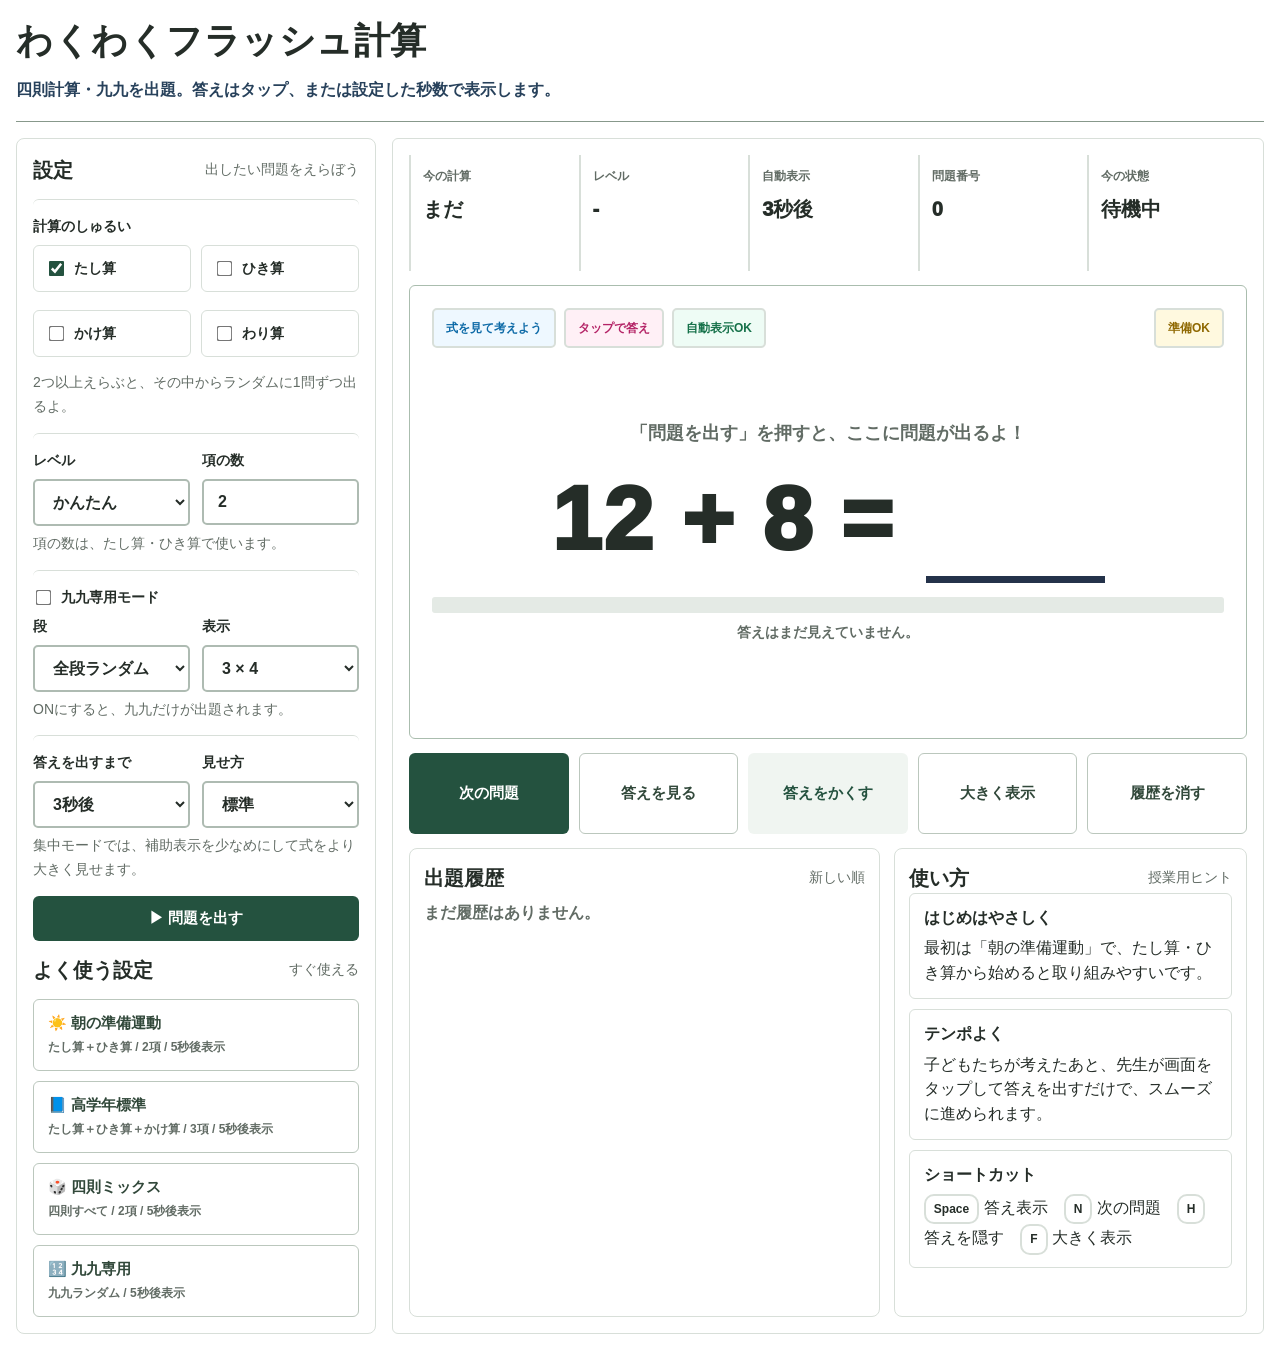
<file: flash-anzan.html>
<!DOCTYPE html>
<html lang="ja">
<head>
<meta charset="UTF-8" />
<meta name="viewport" content="width=device-width, initial-scale=1.0" />
<title>わくわくフラッシュ計算</title>
<style>
:root{--pink:#ff6fae;--yellow:#ffd84d;--sky:#6cc8ff;--mint:#57d6b5;--purple:#9c88ff;--orange:#ff9f43;--red:#ff6b6b;--green:#2fbf71;--text:#24324a;--muted:#5f6f8a;--white:#fff;--line:#d9e5ff;--bg1:#fff9fb;--bg2:#f4fbff;--shadow:0 10px 24px rgba(108,117,255,.12);--radius:26px}*{box-sizing:border-box}html,body{height:100%}body{margin:0;font-family:-apple-system,BlinkMacSystemFont,"Hiragino Sans","Yu Gothic",Meiryo,sans-serif;color:var(--text);background:radial-gradient(circle at 10% 12%,rgba(255,111,174,.14),transparent 20%),radial-gradient(circle at 90% 10%,rgba(108,200,255,.18),transparent 18%),radial-gradient(circle at 20% 85%,rgba(87,214,181,.16),transparent 22%),linear-gradient(180deg,var(--bg1),var(--bg2))}.wrap{max-width:1320px;margin:0 auto;padding:16px}.hero{position:relative;overflow:hidden;border-radius:34px;padding:24px;background:linear-gradient(135deg,#ff9fc7 0%,#ffcf5a 35%,#6cc8ff 100%);box-shadow:0 16px 36px rgba(255,159,67,.18);margin-bottom:16px;border:4px solid rgba(255,255,255,.55)}.hero:before,.hero:after{content:"";position:absolute;border-radius:999px;background:rgba(255,255,255,.22)}.hero:before{width:180px;height:180px;right:-40px;top:-30px}.hero:after{width:130px;height:130px;left:-20px;bottom:-25px}.hero h1{margin:0;font-size:clamp(28px,4vw,46px);letter-spacing:.03em}.hero p{margin:10px 0 0;font-weight:700;line-height:1.8;color:#27415b}.hero-chips{display:flex;gap:10px;flex-wrap:wrap;margin-top:16px}.chip{display:inline-flex;align-items:center;gap:8px;padding:9px 14px;border-radius:999px;background:rgba(255,255,255,.72);color:#30445e;font-weight:900;font-size:13px;border:2px solid rgba(255,255,255,.95);box-shadow:var(--shadow)}.layout{display:grid;grid-template-columns:360px 1fr;gap:16px}@media(max-width:980px){.layout{grid-template-columns:1fr}}.panel,.stage,.card{background:rgba(255,255,255,.88);border:2px solid var(--line);border-radius:var(--radius);box-shadow:var(--shadow)}.panel{padding:16px;display:grid;gap:14px;align-content:start}.sec-title{display:flex;justify-content:space-between;align-items:center;gap:10px}.sec-title h2{margin:0;font-size:20px}.small{font-size:12px;color:var(--muted);font-weight:800}.control{background:#fff;border:2px solid var(--line);border-radius:22px;padding:14px}.control label{display:block;font-weight:900;margin-bottom:8px}.help{font-size:12px;line-height:1.7;color:var(--muted);margin-top:6px;font-weight:700}.checks{display:grid;grid-template-columns:repeat(2,1fr);gap:10px}.check{display:flex!important;align-items:center;gap:8px;padding:12px;border-radius:18px;border:2px solid var(--line);background:#fefeff;font-weight:900}.check input{transform:scale(1.2)}.row2{display:grid;grid-template-columns:1fr 1fr;gap:12px}@media(max-width:560px){.checks,.row2{grid-template-columns:1fr}}input[type=number],select{width:100%;border:2px solid var(--line);border-radius:16px;padding:12px 14px;font-size:16px;font-weight:800;background:#fff;color:var(--text);outline:none}button{border:none;cursor:pointer;border-radius:18px;padding:13px 16px;font-size:15px;font-weight:900;transition:transform .15s ease,box-shadow .15s ease,filter .15s ease}button:hover{transform:translateY(-1px);filter:brightness(1.02)}button:active{transform:translateY(1px)}.btn-main{background:linear-gradient(135deg,var(--pink),var(--orange));color:#fff;box-shadow:0 10px 20px rgba(255,111,174,.24)}.btn-sub{background:linear-gradient(135deg,#6cc8ff,#7ce7d0);color:#fff}.btn-soft{background:#fff7d6;color:#845b00}.btn-white{background:#fff;color:#475569;border:2px solid var(--line)}.btn-full{width:100%}.preset-grid{display:grid;gap:10px}.preset{text-align:left;background:linear-gradient(180deg,#fff,#fffdf6);border:2px solid var(--line);border-radius:20px;padding:14px}.preset strong{display:block;margin-bottom:4px;font-size:15px}.preset span{font-size:12px;color:var(--muted);font-weight:700}.stage{padding:16px;display:grid;gap:14px}.status{display:grid;grid-template-columns:repeat(5,1fr);gap:10px}@media(max-width:860px){.status{grid-template-columns:repeat(2,1fr)}}@media(max-width:520px){.status{grid-template-columns:1fr}}.stat{border-radius:20px;padding:12px;background:#fff;border:2px solid var(--line)}.stat .label{font-size:12px;color:var(--muted);font-weight:800;margin-bottom:8px}.stat .value{font-size:20px;font-weight:1000}.board{position:relative;overflow:hidden;min-height:420px;border-radius:30px;padding:22px;background:radial-gradient(circle at 15% 18%,rgba(255,216,77,.28),transparent 16%),radial-gradient(circle at 88% 10%,rgba(156,136,255,.18),transparent 18%),radial-gradient(circle at 80% 80%,rgba(87,214,181,.18),transparent 20%),linear-gradient(180deg,#fff,#fafdff);border:3px solid #dbe7ff;box-shadow:var(--shadow);display:flex;flex-direction:column;justify-content:space-between}.board-top{display:flex;justify-content:space-between;gap:12px;align-items:center;flex-wrap:wrap}.badge-row{display:flex;gap:8px;flex-wrap:wrap}.badge{padding:9px 12px;border-radius:999px;font-size:12px;font-weight:900;background:#fff;border:2px solid var(--line)}.badge.pink{background:#fff0f6;color:#b42366}.badge.blue{background:#eef8ff;color:#0d6aa7}.badge.green{background:#eefcf5;color:#157149}.badge.yellow{background:#fff9df;color:#8f6800}.board-center{flex:1;display:flex;align-items:center;justify-content:center;padding:14px 0}.equation-wrap{width:100%;text-align:center}.instruction{font-size:18px;font-weight:900;color:var(--muted);margin-bottom:16px}.equation{font-size:clamp(48px,7vw,94px);font-weight:1000;line-height:1.25;letter-spacing:.02em;word-break:break-word}.answer-slot{display:inline-flex;justify-content:center;align-items:center;min-width:2em;padding:0 .18em;margin-left:.05em;border-bottom:7px solid #24324a;color:var(--green)}.hidden-answer{color:transparent}.visible-answer{color:var(--green);animation:pop .22s ease-out}@keyframes pop{0%{transform:scale(.84);opacity:.45}100%{transform:scale(1);opacity:1}}.progress-shell{margin-top:14px;height:16px;background:#eef4ff;border-radius:999px;overflow:hidden;border:2px solid #dce7ff}.progress-bar{width:0;height:100%;background:linear-gradient(90deg,var(--yellow),var(--pink),var(--sky));transition:width .1s linear}.progress-caption{margin-top:9px;text-align:center;font-size:14px;font-weight:900;color:var(--muted)}.action-row{display:grid;grid-template-columns:repeat(5,1fr);gap:10px}@media(max-width:980px){.action-row{grid-template-columns:repeat(2,1fr)}}@media(max-width:560px){.action-row{grid-template-columns:1fr}}.bottom{display:grid;grid-template-columns:1.2fr .9fr;gap:14px}@media(max-width:980px){.bottom{grid-template-columns:1fr}}.card{padding:14px}.history{display:grid;gap:10px;max-height:320px;overflow:auto}.history-item{display:grid;grid-template-columns:1fr auto;gap:10px;align-items:center;background:#fff;border:2px solid var(--line);border-radius:20px;padding:12px}.history-main{display:grid;gap:4px}.history-eq{font-size:18px;font-weight:1000}.history-sub{font-size:12px;color:var(--muted);font-weight:800}.empty{color:var(--muted);font-weight:800;padding:8px 0}.tips{display:grid;gap:10px}.tip{background:#fff;border:2px solid var(--line);border-radius:20px;padding:12px 14px}.tip strong{display:block;margin-bottom:6px}.kbd{display:inline-flex;min-width:28px;justify-content:center;align-items:center;padding:4px 8px;border-radius:10px;background:#fff;border:2px solid var(--line);font-size:12px;font-weight:900}body.pseudo-fullscreen{overflow:hidden}body.pseudo-fullscreen .hero,body.pseudo-fullscreen .panel,body.pseudo-fullscreen .status,body.pseudo-fullscreen .bottom{display:none!important}body.pseudo-fullscreen .wrap{max-width:none;width:100vw;height:100vh;padding:10px}body.pseudo-fullscreen .layout{display:block}body.pseudo-fullscreen .stage{height:calc(100vh - 20px);display:grid;grid-template-rows:1fr auto;padding:10px}body.pseudo-fullscreen .board{min-height:0;height:100%}body.pseudo-fullscreen .equation{font-size:clamp(68px,11vw,150px)}body.pseudo-fullscreen .instruction{font-size:clamp(20px,3vw,34px)}body.pseudo-fullscreen .action-row{grid-template-columns:repeat(4,1fr)}body.pseudo-fullscreen .action-row button:nth-child(5){display:none}@media(max-width:700px){body.pseudo-fullscreen .action-row{grid-template-columns:repeat(2,1fr)}}
</style>
<link rel="stylesheet" href="./classroom.css?v=20260905">
</head>
<body data-tool="arithmetic">
<div class="wrap"><section class="hero"><h1>わくわくフラッシュ計算</h1><p>四則計算・九九を出題。答えはタップ、または設定した秒数で表示します。</p><div class="hero-chips"><span class="chip">🌟 四則演算</span><span class="chip">🧠 頭の中で計算</span><span class="chip">✋ タップで答え</span><span class="chip">📺 電子黒板にもおすすめ</span><span class="chip">🔢 九九専用モードつき</span></div></section><div class="layout"><aside class="panel"><div class="sec-title"><h2>設定</h2><span class="small">出したい問題をえらぼう</span></div><div class="control"><label>計算のしゅるい</label><div class="checks"><label class="check"><input type="checkbox" id="opAdd" checked> たし算</label><label class="check"><input type="checkbox" id="opSub"> ひき算</label><label class="check"><input type="checkbox" id="opMul"> かけ算</label><label class="check"><input type="checkbox" id="opDiv"> わり算</label></div><div class="help">2つ以上えらぶと、その中からランダムに1問ずつ出るよ。</div></div><div class="control"><div class="row2"><div><label for="level">レベル</label><select id="level"><option value="easy" selected>かんたん</option><option value="normal">ふつう</option><option value="challenge">ちょっとチャレンジ</option></select></div><div><label for="terms">項の数</label><input id="terms" type="number" min="2" max="5" value="2"></div></div><div class="help">項の数は、たし算・ひき算で使います。</div></div><div class="control"><label style="display:flex;align-items:center;gap:8px;"><input type="checkbox" id="kukuMode" onchange="syncKukuMode()" style="transform:scale(1.2);">九九専用モード</label><div class="row2"><div><label for="kukuDan">段</label><select id="kukuDan"><option value="all" selected>全段ランダム</option><option value="1">1の段</option><option value="2">2の段</option><option value="3">3の段</option><option value="4">4の段</option><option value="5">5の段</option><option value="6">6の段</option><option value="7">7の段</option><option value="8">8の段</option><option value="9">9の段</option></select></div><div><label for="kukuReverse">表示</label><select id="kukuReverse"><option value="normal" selected>3 × 4</option><option value="reverse">4 × 3</option><option value="mix">ランダム</option></select></div></div><div class="help">ONにすると、九九だけが出題されます。</div></div><div class="control"><div class="row2"><div><label for="autoSeconds">答えを出すまで</label><select id="autoSeconds"><option value="0">自動表示なし</option><option value="3" selected>3秒後</option><option value="5">5秒後</option><option value="8">8秒後</option><option value="10">10秒後</option></select></div><div><label for="themeSelect">見せ方</label><select id="themeSelect"><option value="default" selected>標準</option><option value="focus">集中モード</option></select></div></div><div class="help">集中モードでは、補助表示を少なめにして式をより大きく見せます。</div></div><button class="btn-main btn-full" onclick="newProblem()">▶ 問題を出す</button><div class="sec-title"><h2>よく使う設定</h2><span class="small">すぐ使える</span></div><div class="preset-grid"><button class="preset" onclick="preset('warm')"><strong>☀️ 朝の準備運動</strong><span>たし算＋ひき算 / 2項 / 5秒後表示</span></button><button class="preset" onclick="preset('standard')"><strong>📘 高学年標準</strong><span>たし算＋ひき算＋かけ算 / 3項 / 5秒後表示</span></button><button class="preset" onclick="preset('mix')"><strong>🎲 四則ミックス</strong><span>四則すべて / 2項 / 5秒後表示</span></button><button class="preset" onclick="preset('kuku')"><strong>🔢 九九専用</strong><span>九九ランダム / 5秒後表示</span></button></div></aside><section class="stage"><div class="status"><div class="stat"><div class="label">今の計算</div><div class="value" id="statType">まだ</div></div><div class="stat"><div class="label">レベル</div><div class="value" id="statLevel">-</div></div><div class="stat"><div class="label">自動表示</div><div class="value" id="statAuto">-</div></div><div class="stat"><div class="label">問題番号</div><div class="value" id="statCount">0</div></div><div class="stat"><div class="label">今の状態</div><div class="value" id="statState">待機中</div></div></div><div class="board" onclick="showAnswer()"><div class="board-top"><div class="badge-row" id="boardBadges"><span class="badge blue">式を見て考えよう</span><span class="badge pink">タップで答え</span><span class="badge green">自動表示OK</span></div><div class="badge yellow" id="countdownLabel">準備OK</div></div><div class="board-center"><div class="equation-wrap"><div class="instruction" id="instruction">「問題を出す」を押すと、ここに問題が出るよ！</div><div class="equation" id="equation">12 + 8 = <span id="answerSlot" class="answer-slot hidden-answer">20</span></div><div class="progress-shell"><div class="progress-bar" id="progressBar"></div></div><div class="progress-caption" id="progressCaption">答えはまだ見えていません。</div></div></div></div><div class="action-row"><button class="btn-main" onclick="newProblem()">次の問題</button><button class="btn-sub" onclick="showAnswer()">答えを見る</button><button class="btn-soft" onclick="hideAnswer()">答えをかくす</button><button class="btn-white" id="fullscreenBtn" onclick="toggleFullscreen()">大きく表示</button><button class="btn-white" onclick="clearHistory()">履歴を消す</button></div><div class="bottom"><div class="card"><div class="sec-title"><h2>出題履歴</h2><span class="small">新しい順</span></div><div class="history" id="history"><div class="empty">まだ履歴はありません。</div></div></div><div class="card"><div class="sec-title"><h2>使い方</h2><span class="small">授業用ヒント</span></div><div class="tips"><div class="tip"><strong>はじめはやさしく</strong>最初は「朝の準備運動」で、たし算・ひき算から始めると取り組みやすいです。</div><div class="tip"><strong>テンポよく</strong>子どもたちが考えたあと、先生が画面をタップして答えを出すだけで、スムーズに進められます。</div><div class="tip"><strong>ショートカット</strong><span class="kbd">Space</span> 答え表示　<span class="kbd">N</span> 次の問題　<span class="kbd">H</span> 答えを隠す　<span class="kbd">F</span> 大きく表示</div></div></div></div></section></div></div>
<script>
let current=null,autoTimer=null,progressTimer=null,problemCount=0,answerShown=false;function rand(min,max){return Math.floor(Math.random()*(max-min+1))+min}function choice(arr){return arr[Math.floor(Math.random()*arr.length)]}function selectedOps(){const ops=[];if(document.getElementById('opAdd').checked)ops.push('+');if(document.getElementById('opSub').checked)ops.push('-');if(document.getElementById('opMul').checked)ops.push('×');if(document.getElementById('opDiv').checked)ops.push('÷');return ops}function ranges(){const level=document.getElementById('level').value;if(level==='easy')return{add:[1,20],sub:[1,20],mul:[2,9],div:[2,9],label:'かんたん'};if(level==='normal')return{add:[5,50],sub:[1,40],mul:[2,12],div:[2,12],label:'ふつう'};return{add:[10,99],sub:[1,80],mul:[3,15],div:[3,15],label:'ちょっとチャレンジ'}}function makeProblem(){if(document.getElementById('kukuMode').checked){const danValue=document.getElementById('kukuDan').value,order=document.getElementById('kukuReverse').value;let a=danValue==='all'?rand(1,9):Number(danValue),b=rand(1,9);if(order==='reverse'||order==='mix'&&Math.random()<.5){const temp=a;a=b;b=temp}return{expression:`${a} × ${b}`,answer:a*b,type:'九九',level:danValue==='all'?'全段ランダム':`${danValue}の段`}}const ops=selectedOps();if(ops.length===0){alert('出題する計算を1つ以上選んでください。');return null}const r=ranges(),op=choice(ops);let expression='',answer=0,type='';if(op==='+'){const terms=Math.max(2,Math.min(5,Number(document.getElementById('terms').value||2))),nums=[];for(let i=0;i<terms;i++)nums.push(rand(r.add[0],r.add[1]));expression=nums.join(' + ');answer=nums.reduce((a,b)=>a+b,0);type='たし算'}else if(op==='-'){const terms=Math.max(2,Math.min(5,Number(document.getElementById('terms').value||2))),nums=[];let start=document.getElementById('level').value==='easy'?rand(10,30):rand(r.sub[0]+10,r.sub[1]+20);nums.push(start);let value=start;for(let i=1;i<terms;i++){const maxN=Math.max(1,Math.min(r.sub[1],value)),n=rand(1,maxN);nums.push(n);value-=n}expression=nums.join(' - ');answer=value;type='ひき算'}else if(op==='×'){const a=rand(r.mul[0],r.mul[1]),b=rand(2,document.getElementById('level').value==='easy'?9:12);expression=`${a} × ${b}`;answer=a*b;type='かけ算'}else if(op==='÷'){const divisor=rand(2,document.getElementById('level').value==='easy'?9:12),quotient=rand(r.div[0],r.div[1]),dividend=divisor*quotient;expression=`${dividend} ÷ ${divisor}`;answer=quotient;type='わり算'}return{expression,answer,type,level:r.label}}function updateStatus(stateText){document.getElementById('statType').textContent=current?current.type:'まだ';document.getElementById('statLevel').textContent=current?current.level:'-';const sec=Number(document.getElementById('autoSeconds').value);document.getElementById('statAuto').textContent=sec>0?`${sec}秒後`:'手動';document.getElementById('statCount').textContent=problemCount;document.getElementById('statState').textContent=stateText}function setThemeMode(){document.getElementById('boardBadges').style.opacity=document.getElementById('themeSelect').value==='focus'?'.45':'1'}function renderProblem(){document.getElementById('equation').innerHTML=`${current.expression} = <span id="answerSlot" class="answer-slot hidden-answer">${current.answer}</span>`;document.getElementById('instruction').textContent='式を見て、頭の中で答えを考えよう！';document.getElementById('progressCaption').textContent='まだ答えは見えていません。';document.getElementById('progressBar').style.width='0%';document.getElementById('countdownLabel').textContent='考え中';document.getElementById('boardBadges').innerHTML=`<span class="badge blue">${current.type}</span><span class="badge pink">${current.level}</span><span class="badge green">タップで答え</span>`}function stopTimers(){if(autoTimer)clearTimeout(autoTimer);if(progressTimer)clearInterval(progressTimer);autoTimer=null;progressTimer=null}function startProgress(seconds){const bar=document.getElementById('progressBar'),caption=document.getElementById('progressCaption');if(seconds<=0){bar.style.width='0%';caption.textContent='自動表示はOFFです。タップすると答えが見えます。';return}let elapsed=0,total=seconds*1000;caption.textContent=`${seconds}秒後に自動で答えが見えます。`;progressTimer=setInterval(()=>{elapsed+=100;bar.style.width=Math.min(100,elapsed/total*100)+'%';document.getElementById('countdownLabel').textContent=`${Math.max(0,(total-elapsed)/1000).toFixed(1)}秒`;if(elapsed>=total){clearInterval(progressTimer);progressTimer=null}},100)}function encouragingMessage(){return choice(['いいぞ！','その調子！','よくできたね！','ナイス！','ばっちり！'])}function newProblem(){stopTimers();setThemeMode();current=makeProblem();if(!current)return;problemCount++;answerShown=false;renderProblem();updateStatus('出題中');const seconds=Number(document.getElementById('autoSeconds').value);startProgress(seconds);if(seconds>0)autoTimer=setTimeout(()=>showAnswer(true),seconds*1000)}function showAnswer(auto=false){if(!current||answerShown)return;answerShown=true;stopTimers();const slot=document.getElementById('answerSlot');if(slot){slot.classList.remove('hidden-answer');slot.classList.add('visible-answer')}document.getElementById('instruction').textContent=`🎉 ${encouragingMessage()} 答えをたしかめよう！`;document.getElementById('progressBar').style.width='100%';document.getElementById('progressCaption').textContent=auto?'自動で答えを表示しました。':'答えを表示しました。';document.getElementById('countdownLabel').textContent='答え';document.getElementById('boardBadges').innerHTML=`<span class="badge blue">${current.type}</span><span class="badge pink">${current.level}</span><span class="badge green">答え: ${current.answer}</span>`;updateStatus('答え表示中');addHistory()}function hideAnswer(){if(!current)return;const slot=document.getElementById('answerSlot');if(slot){slot.classList.remove('visible-answer');slot.classList.add('hidden-answer')}answerShown=false;document.getElementById('instruction').textContent='もう一度、考えてみよう！';document.getElementById('progressCaption').textContent='タップすると答えが見えます。';document.getElementById('countdownLabel').textContent='もう一回';document.getElementById('boardBadges').innerHTML=`<span class="badge blue">${current.type}</span><span class="badge pink">${current.level}</span><span class="badge yellow">答えはまだひみつ</span>`;updateStatus('答えを隠し中')}function addHistory(){const history=document.getElementById('history'),empty=history.querySelector('.empty');if(empty)empty.remove();const text=`${current.expression} = ${current.answer}`,first=history.firstElementChild;if(first&&first.innerText.includes(text))return;const item=document.createElement('div');item.className='history-item';item.innerHTML=`<div class="history-main"><div class="history-eq">${text}</div><div class="history-sub">第${problemCount}問 ・ ${current.type} ・ ${current.level}</div></div><span class="badge green">表示ずみ</span>`;history.prepend(item)}function clearHistory(){document.getElementById('history').innerHTML='<div class="empty">まだ履歴はありません。</div>'}function syncKukuMode(){if(document.getElementById('kukuMode').checked){document.getElementById('opAdd').checked=false;document.getElementById('opSub').checked=false;document.getElementById('opMul').checked=true;document.getElementById('opDiv').checked=false}}function preset(type){['opAdd','opSub','opMul','opDiv'].forEach(id=>document.getElementById(id).checked=false);document.getElementById('kukuMode').checked=false;if(type==='warm'){document.getElementById('opAdd').checked=true;document.getElementById('opSub').checked=true;document.getElementById('level').value='easy';document.getElementById('terms').value=2;document.getElementById('autoSeconds').value=5}else if(type==='standard'){document.getElementById('opAdd').checked=true;document.getElementById('opSub').checked=true;document.getElementById('opMul').checked=true;document.getElementById('level').value='easy';document.getElementById('terms').value=3;document.getElementById('autoSeconds').value=5}else if(type==='mix'){['opAdd','opSub','opMul','opDiv'].forEach(id=>document.getElementById(id).checked=true);document.getElementById('level').value='easy';document.getElementById('terms').value=2;document.getElementById('autoSeconds').value=5}else if(type==='kuku'){document.getElementById('kukuMode').checked=true;document.getElementById('opMul').checked=true;document.getElementById('kukuDan').value='all';document.getElementById('kukuReverse').value='mix';document.getElementById('autoSeconds').value=5}syncKukuMode()}async function toggleFullscreen(){const btn=document.getElementById('fullscreenBtn');if(document.body.classList.contains('pseudo-fullscreen')){document.body.classList.remove('pseudo-fullscreen');if(btn)btn.textContent='大きく表示';return}const canFullscreen=!!(document.documentElement.requestFullscreen||document.documentElement.webkitRequestFullscreen);if(document.fullscreenElement||document.webkitFullscreenElement){try{if(document.exitFullscreen)await document.exitFullscreen();else if(document.webkitExitFullscreen)await document.webkitExitFullscreen()}catch(e){}if(btn)btn.textContent='大きく表示';return}if(canFullscreen){try{if(document.documentElement.requestFullscreen)await document.documentElement.requestFullscreen();else if(document.documentElement.webkitRequestFullscreen)await document.documentElement.webkitRequestFullscreen();if(btn)btn.textContent='表示を戻す';return}catch(e){}}document.body.classList.add('pseudo-fullscreen');if(btn)btn.textContent='表示を戻す'}document.addEventListener('keydown',e=>{if(e.code==='Space'){e.preventDefault();showAnswer()}else if(e.key==='n'||e.key==='N')newProblem();else if(e.key==='h'||e.key==='H')hideAnswer();else if(e.key==='f'||e.key==='F')toggleFullscreen()});document.getElementById('themeSelect').addEventListener('change',setThemeMode);document.addEventListener('fullscreenchange',()=>{const btn=document.getElementById('fullscreenBtn');if(btn&&!document.fullscreenElement)btn.textContent=document.body.classList.contains('pseudo-fullscreen')?'表示を戻す':'大きく表示'});document.addEventListener('webkitfullscreenchange',()=>{const btn=document.getElementById('fullscreenBtn');if(btn&&!document.webkitFullscreenElement)btn.textContent=document.body.classList.contains('pseudo-fullscreen')?'表示を戻す':'大きく表示'});window.addEventListener('pagehide',stopTimers);updateStatus('待機中');setThemeMode();
</script>
</body>
</html>
</file>
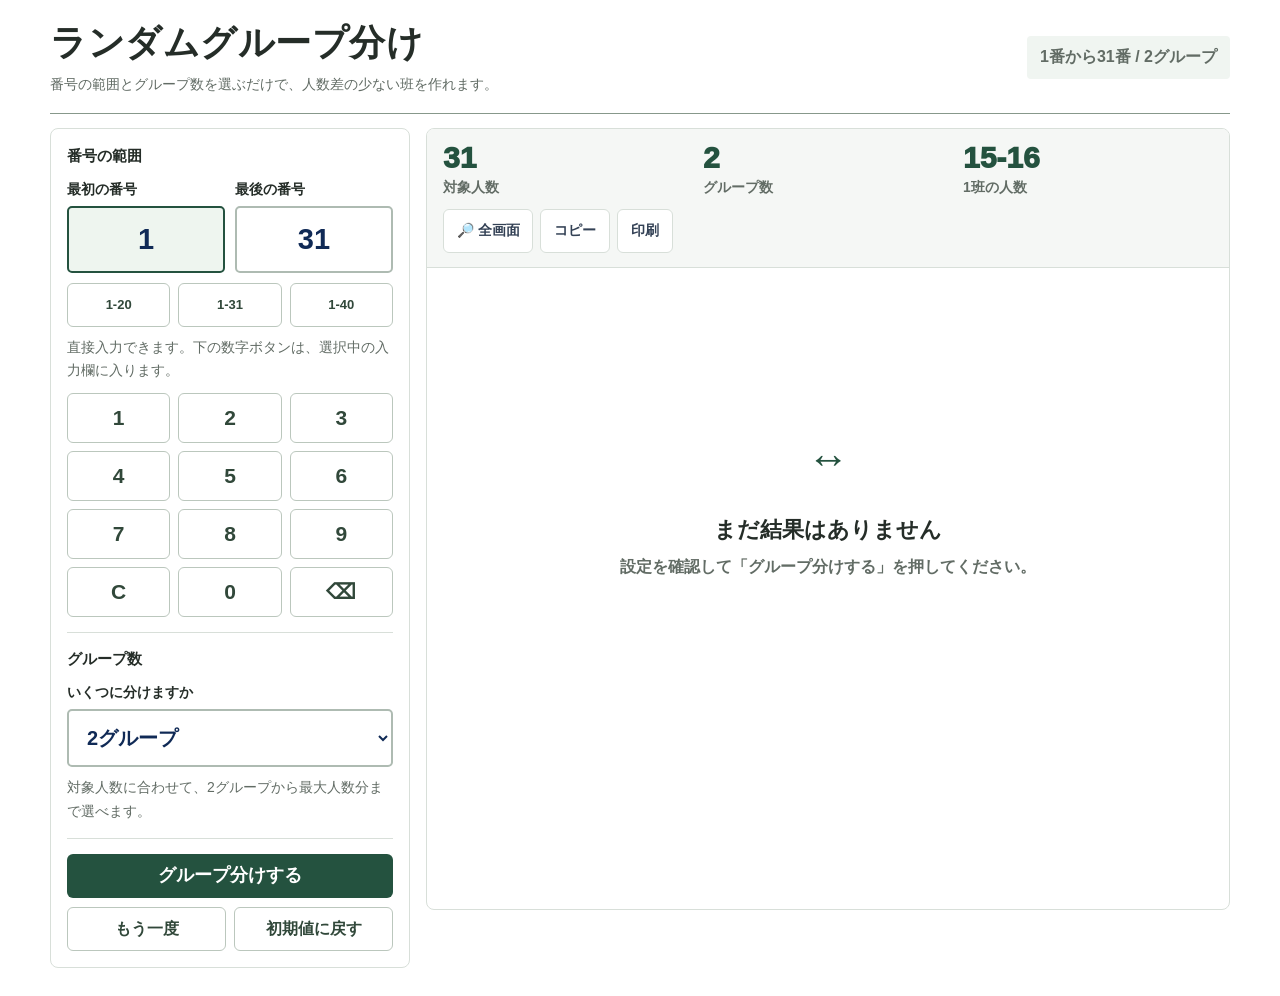
<file: group.html>
<!DOCTYPE html>
<html lang="ja">
<head>
<meta charset="UTF-8">
<meta name="viewport" content="width=device-width,initial-scale=1.0">
<title>ランダムグループ分け</title>
<style>
:root{--bg:#f4f7fb;--ink:#172033;--muted:#667085;--line:#d9e2ef;--blue:#2563eb;--blue-dark:#1d4ed8;--mint:#10b981;--shadow:0 18px 45px rgba(15,23,42,.12);--radius:18px}*{box-sizing:border-box}[hidden]{display:none!important}body{margin:0;min-height:100vh;color:var(--ink);background:linear-gradient(135deg,rgba(37,99,235,.11),transparent 34%),linear-gradient(315deg,rgba(16,185,129,.12),transparent 30%),var(--bg);font-family:-apple-system,BlinkMacSystemFont,"Hiragino Sans","Yu Gothic",Meiryo,sans-serif}button,input,select{font:inherit}button{cursor:pointer}.app{width:min(1180px,calc(100% - 28px));margin:0 auto;padding:18px 0 28px}.topbar{display:flex;align-items:center;justify-content:space-between;gap:14px;margin-bottom:14px}.brand{display:flex;align-items:center;gap:12px}.logo{width:54px;height:54px;display:grid;place-items:center;border-radius:16px;color:#fff;background:linear-gradient(135deg,var(--blue),var(--mint));box-shadow:0 12px 28px rgba(37,99,235,.26);font-size:30px}h1{margin:0;font-size:clamp(25px,4vw,40px);line-height:1.08}.subtitle{margin:5px 0 0;color:var(--muted);font-weight:700;line-height:1.45}.summary{display:flex;align-items:center;gap:9px;min-height:42px;padding:9px 13px;border:1px solid var(--line);border-radius:999px;background:rgba(255,255,255,.78);color:#334155;font-weight:800;box-shadow:0 8px 24px rgba(15,23,42,.08)}.layout{display:grid;grid-template-columns:360px minmax(0,1fr);gap:16px;align-items:start}.panel{background:rgba(255,255,255,.92);border:1px solid rgba(217,226,239,.88);border-radius:var(--radius);box-shadow:var(--shadow)}.controls{padding:16px}.results{min-height:calc(100vh - 118px);overflow:hidden}.fit-mode{overflow:hidden}.fit-mode .topbar,.fit-mode .controls{display:none}.fit-mode .app{width:100vw;height:100vh;padding:0}.fit-mode .layout{display:block;height:100%}.fit-mode .results{height:100vh;min-height:0;border-radius:0;display:flex;flex-direction:column}.fit-mode .result-head{flex:0 0 auto}.fit-mode .groups{transform-origin:top left;will-change:transform}.fit-mode #groupsViewport{flex:1;overflow:hidden;padding:10px}.fit-mode .empty{min-height:0;height:100%}.fit-mode #fitBtn{display:none}.fit-mode #exitFitBtn{display:grid}.section{margin-top:15px;padding-top:15px;border-top:1px solid var(--line)}.section:first-child{margin-top:0;padding-top:0;border-top:0}.section-title{margin:0 0 11px;font-size:15px;color:#334155;font-weight:900}.range-grid,.button-grid{display:grid;grid-template-columns:1fr 1fr;gap:10px}label{display:block;margin-bottom:6px;color:#475467;font-size:13px;font-weight:800}.number-input,.select-box{width:100%;min-height:58px;border:2px solid var(--line);border-radius:14px;background:#fff;color:#102a56;outline:none;font-weight:900;transition:border-color .15s ease,box-shadow .15s ease}.number-input{padding:9px 10px;text-align:center;font-size:29px}.select-box{padding:0 14px;font-size:20px}.number-input:focus,.select-box:focus,.number-input.active{border-color:var(--blue);box-shadow:0 0 0 4px rgba(37,99,235,.13)}.hint{margin:9px 0 0;color:var(--muted);font-size:12px;font-weight:700;line-height:1.55}.quick-row,.numpad{display:grid;grid-template-columns:repeat(3,1fr);gap:8px;margin-top:10px}.quick-btn,.key,.sub-btn,.icon-btn{border:1px solid var(--line);background:#f8fafc;color:#334155;font-weight:900;transition:transform .14s ease,box-shadow .14s ease}.quick-btn{min-height:38px;border-radius:12px;font-size:13px}.key{height:50px;border-radius:14px;font-size:21px;color:#182230;background:#fff}.key.utility{color:#0f4a6d;background:#eaf7ff}.main-btn{width:100%;min-height:58px;border:0;border-radius:15px;color:#fff;background:linear-gradient(135deg,var(--blue),var(--blue-dark));box-shadow:0 16px 30px rgba(37,99,235,.24);font-size:18px;font-weight:950}.button-grid{margin-top:9px;gap:8px}.sub-btn{min-height:44px;border-radius:13px}.quick-btn:hover,.key:hover,.sub-btn:hover,.icon-btn:hover,.main-btn:hover{transform:translateY(-1px);box-shadow:0 8px 20px rgba(15,23,42,.10)}.notice{display:none;margin-top:10px;padding:10px 12px;border-radius:13px;font-size:13px;font-weight:800;line-height:1.45}.notice.error{display:block;border:1px solid #fecdd3;color:#9f1239;background:#fff1f2}.notice.ok{display:block;border:1px solid #bbf7d0;color:#047857;background:#ecfdf5}.result-head{display:flex;align-items:center;justify-content:space-between;gap:10px;padding:14px 16px;border-bottom:1px solid var(--line);background:rgba(248,250,252,.78)}.stats{display:grid;grid-template-columns:repeat(3,minmax(0,1fr));gap:10px;width:100%}.stat .num{display:block;font-size:clamp(20px,3vw,30px);line-height:1;color:var(--blue);font-weight:950;overflow-wrap:anywhere}.stat .cap{display:block;margin-top:4px;color:var(--muted);font-size:12px;font-weight:800}.toolbar{display:flex;gap:7px}.toolbar .wide-btn{width:auto;min-width:122px;padding:0 12px;white-space:nowrap}.toolbar #exitFitBtn{display:none}.fit-mode .toolbar #exitFitBtn{display:grid}.icon-btn{width:42px;height:42px;display:grid;place-items:center;border-radius:12px;background:#fff}.empty{min-height:460px;display:grid;place-items:center;padding:32px;text-align:center;color:var(--muted)}.empty-mark{width:84px;height:84px;display:grid;place-items:center;margin:0 auto 13px;border-radius:24px;color:var(--blue);background:#eff6ff;font-size:42px}.empty h2{margin:0 0 8px;color:#334155;font-size:22px}.empty p{margin:0;font-weight:700;line-height:1.6}.groups{display:grid;grid-template-columns:repeat(auto-fit,minmax(190px,1fr));gap:12px;padding:14px}.group-card{border:1px solid var(--line);border-radius:16px;overflow:hidden;background:#fff;box-shadow:0 9px 22px rgba(15,23,42,.07)}.group-head{display:flex;align-items:center;justify-content:space-between;gap:8px;padding:11px 12px;border-bottom:1px solid var(--line);background:linear-gradient(135deg,#eff6ff,#f0fdf4);font-weight:950}.group-title{display:flex;align-items:center;gap:8px}.badge{min-width:31px;height:31px;display:inline-grid;place-items:center;border-radius:11px;color:#fff;background:var(--blue);font-size:16px;font-weight:950}.count{color:#475467;font-size:12px;font-weight:900}.members{display:grid;grid-template-columns:repeat(auto-fill,minmax(42px,1fr));gap:8px;padding:12px}.member{min-height:42px;display:grid;place-items:center;border:1px solid #dbe4f0;border-radius:12px;background:#f8fafc;color:#111827;font-size:18px;font-weight:950}.shake{animation:shake .24s linear 2}@keyframes shake{25%{transform:translateX(-4px)}75%{transform:translateX(4px)}}@media(max-width:900px){.app{width:min(100% - 18px,760px);padding-top:10px}.topbar{align-items:flex-start;flex-direction:column}.summary{width:100%;justify-content:center;border-radius:14px}.layout{grid-template-columns:1fr}.results{min-height:420px}}@media(max-width:520px){.toolbar .wide-btn{min-width:auto}.brand{align-items:flex-start}.logo{width:48px;height:48px;border-radius:14px}.controls,.result-head,.groups{padding:12px}.result-head{align-items:stretch;flex-direction:column}.toolbar{justify-content:flex-end}.stats{gap:7px}.range-grid,.button-grid{grid-template-columns:1fr}.groups{grid-template-columns:1fr}}@media print{body{background:#fff}.topbar,.controls,.toolbar,.empty{display:none}.app{width:100%;padding:0}.layout{display:block}.panel{border:0;box-shadow:none}.groups{grid-template-columns:repeat(2,1fr)}}
</style>
<link rel="stylesheet" href="./classroom.css?v=20260905">
</head>
<body data-tool="group">
<main class="app">
<header class="topbar"><div class="brand"><div class="logo" aria-hidden="true">👥</div><div><h1>ランダムグループ分け</h1><p class="subtitle">番号の範囲とグループ数を選ぶだけで、人数差の少ない班を作れます。</p></div></div><div class="summary" id="summaryPill" aria-live="polite"><span>1番から31番 / 2グループ</span></div></header>
<div class="layout">
<section class="panel controls" aria-label="設定">
<div class="section"><h2 class="section-title">番号の範囲</h2><div class="range-grid"><div><label for="minNumber">最初の番号</label><input id="minNumber" class="number-input active" type="text" inputmode="numeric" value="1" aria-label="最初の番号"></div><div><label for="maxNumber">最後の番号</label><input id="maxNumber" class="number-input" type="text" inputmode="numeric" value="31" aria-label="最後の番号"></div></div><div class="quick-row" aria-label="よく使う範囲"><button class="quick-btn" type="button" data-preset="1,20">1-20</button><button class="quick-btn" type="button" data-preset="1,31">1-31</button><button class="quick-btn" type="button" data-preset="1,40">1-40</button></div><p class="hint">直接入力できます。下の数字ボタンは、選択中の入力欄に入ります。</p><div class="numpad" aria-label="数字入力"><button class="key" type="button" data-num="1">1</button><button class="key" type="button" data-num="2">2</button><button class="key" type="button" data-num="3">3</button><button class="key" type="button" data-num="4">4</button><button class="key" type="button" data-num="5">5</button><button class="key" type="button" data-num="6">6</button><button class="key" type="button" data-num="7">7</button><button class="key" type="button" data-num="8">8</button><button class="key" type="button" data-num="9">9</button><button class="key utility" type="button" id="clearBtn" aria-label="入力を消す">C</button><button class="key" type="button" data-num="0">0</button><button class="key utility" type="button" id="backBtn" aria-label="一文字戻す">⌫</button></div></div>
<div class="section"><h2 class="section-title">グループ数</h2><label for="groupCount">いくつに分けますか</label><select id="groupCount" class="select-box" aria-label="グループ数"></select><p class="hint" id="groupHelp">対象人数に合わせて、2グループから最大人数分まで選べます。</p></div>
<div class="section"><button class="main-btn" type="button" id="generateBtn">グループ分けする</button><div class="button-grid"><button class="sub-btn" type="button" id="reshuffleBtn">もう一度</button><button class="sub-btn" type="button" id="resetBtn">初期値に戻す</button></div><div id="notice" class="notice" role="status" aria-live="polite"></div></div>
</section>
<section class="panel results" aria-label="結果"><div class="result-head"><div class="stats"><div class="stat"><span class="num" id="totalStat">31</span><span class="cap">対象人数</span></div><div class="stat"><span class="num" id="groupStat">2</span><span class="cap">グループ数</span></div><div class="stat"><span class="num" id="sizeStat">15-16</span><span class="cap">1班の人数</span></div></div><div class="toolbar"><button class="icon-btn wide-btn" type="button" id="fitBtn" title="結果を一画面に表示" aria-label="結果を一画面に表示">🔎 全画面</button><button class="icon-btn wide-btn" type="button" id="exitFitBtn" title="通常表示に戻る" aria-label="通常表示に戻る">↩ 戻る</button><button class="icon-btn" type="button" id="copyBtn" title="結果をコピー" aria-label="結果をコピー">コピー</button><button class="icon-btn" type="button" id="printBtn" title="印刷" aria-label="印刷">印刷</button></div></div><div id="groupsViewport"><div id="empty" class="empty"><div><div class="empty-mark" aria-hidden="true">↔</div><h2>まだ結果はありません</h2><p>設定を確認して「グループ分けする」を押してください。</p></div></div><div id="groups" class="groups" hidden></div></div></section>
</div>
</main>
<script>
const minInput=document.getElementById("minNumber"),maxInput=document.getElementById("maxNumber"),groupSelect=document.getElementById("groupCount"),notice=document.getElementById("notice"),groupsEl=document.getElementById("groups"),emptyEl=document.getElementById("empty"),summaryPill=document.getElementById("summaryPill").querySelector("span"),totalStat=document.getElementById("totalStat"),groupStat=document.getElementById("groupStat"),sizeStat=document.getElementById("sizeStat"),groupsViewport=document.getElementById("groupsViewport"),fitBtn=document.getElementById("fitBtn"),exitFitBtn=document.getElementById("exitFitBtn");let currentInput=minInput,lastGroups=[],isFitMode=false;function setActive(input){currentInput=input;[minInput,maxInput].forEach(el=>el.classList.toggle("active",el===input));input.focus();input.select()}function cleanInput(input){input.value=input.value.replace(/[^\d]/g,"").slice(0,3).replace(/^0+(?=\d)/,"")}function getRange(){return{min:parseInt(minInput.value,10),max:parseInt(maxInput.value,10)}}function validate(){const{min,max}=getRange();if(Number.isNaN(min)||Number.isNaN(max))return"最初の番号と最後の番号を入力してください。";if(min<0||max<0)return"番号は0以上で入力してください。";if(min>=max)return"最初の番号は、最後の番号より小さくしてください。";if(max-min+1<2)return"対象人数は2人以上必要です。";return""}function refreshOptions(){const previous=parseInt(groupSelect.value,10)||2,err=validate();groupSelect.innerHTML="";if(err){const option=document.createElement("option");option.value="";option.textContent="番号の範囲を確認してください";groupSelect.appendChild(option);refreshStats();return}const{min,max}=getRange(),total=max-min+1;for(let i=2;i<=total;i++){const option=document.createElement("option");option.value=String(i);option.textContent=`${i}グループ`;groupSelect.appendChild(option)}groupSelect.value=String(Math.min(Math.max(previous,2),total));refreshStats()}function refreshStats(){const{min,max}=getRange(),validRange=!Number.isNaN(min)&&!Number.isNaN(max)&&max>=min,total=validRange?max-min+1:0,groupCount=parseInt(groupSelect.value,10)||0;totalStat.textContent=total||"-";groupStat.textContent=groupCount||"-";if(total&&groupCount){const base=Math.floor(total/groupCount),remainder=total%groupCount;sizeStat.textContent=remainder===0?String(base):`${base}-${base+1}`;summaryPill.textContent=`${min}番から${max}番 / ${groupCount}グループ`}else{sizeStat.textContent="-";summaryPill.textContent="設定を確認してください"}clearNotice()}function clearResult(){lastGroups=[];groupsEl.innerHTML="";groupsEl.hidden=true;emptyEl.hidden=false;exitFitMode(false)}function showNotice(message,type="ok",shake=false){notice.textContent=message;notice.className=`notice ${type}`;if(shake){notice.classList.add("shake");setTimeout(()=>notice.classList.remove("shake"),520)}}function clearNotice(){notice.textContent="";notice.className="notice"}function createGroups(min,max,groupCount){const numbers=Array.from({length:max-min+1},(_,index)=>index+min);for(let i=numbers.length-1;i>0;i--){const j=Math.floor(Math.random()*(i+1));[numbers[i],numbers[j]]=[numbers[j],numbers[i]]}const base=Math.floor(numbers.length/groupCount),remainder=numbers.length%groupCount;let start=0;return Array.from({length:groupCount},(_,index)=>{const size=base+(index<remainder?1:0),group=numbers.slice(start,start+size);start+=size;return group})}function display(groups){groupsEl.innerHTML="";groups.forEach((group,index)=>{const card=document.createElement("article");card.className="group-card";const head=document.createElement("div");head.className="group-head";head.innerHTML=`<div class="group-title"><span class="badge">${index+1}</span><span>グループ ${index+1}</span></div><span class="count">${group.length}人</span>`;const members=document.createElement("div");members.className="members";group.forEach(number=>{const member=document.createElement("span");member.className="member";member.textContent=number;members.appendChild(member)});card.append(head,members);groupsEl.appendChild(card)});emptyEl.hidden=true;groupsEl.hidden=false;refreshStats();fitResults()}function generate(){const err=validate();if(err){showNotice(err,"error",true);return}const{min,max}=getRange(),groupCount=parseInt(groupSelect.value,10);if(!groupCount||groupCount<2||groupCount>max-min+1){showNotice("グループ数を選んでください。","error",true);return}lastGroups=createGroups(min,max,groupCount);display(lastGroups);showNotice("グループ分けが完了しました。","ok")}function fitResults(){if(!isFitMode||groupsEl.hidden)return;groupsEl.style.transform="none";groupsEl.style.width="auto";groupsEl.style.height="auto";requestAnimationFrame(()=>{const viewport=groupsViewport.getBoundingClientRect(),content=groupsEl.getBoundingClientRect();if(!viewport.width||!viewport.height||!content.width||!content.height)return;const scale=Math.min(viewport.width/content.width,viewport.height/content.height,1);groupsEl.style.transform=`scale(${scale})`;groupsEl.style.width=`${content.width}px`;groupsEl.style.height=`${content.height*scale}px`})}async function enterFitMode(){if(!lastGroups.length){showNotice("先にグループ分けをしてください。","error",true);return}isFitMode=true;document.body.classList.add("fit-mode");try{if(document.documentElement.requestFullscreen&&!document.fullscreenElement)await document.documentElement.requestFullscreen()}catch{}fitResults()}async function exitFitMode(exitFullscreen=true){if(!isFitMode&&!document.fullscreenElement)return;isFitMode=false;document.body.classList.remove("fit-mode");groupsEl.style.transform="";groupsEl.style.width="";groupsEl.style.height="";if(exitFullscreen&&document.fullscreenElement){try{await document.exitFullscreen()}catch{}}}async function copyResult(){if(!lastGroups.length){showNotice("コピーできる結果がまだありません。","error",true);return}const text=lastGroups.map((group,index)=>`グループ ${index+1}: ${group.join(", ")}`).join("\n");try{await navigator.clipboard.writeText(text);showNotice("結果をコピーしました。","ok")}catch{showNotice("ブラウザの設定によりコピーできませんでした。","error",true)}}[minInput,maxInput].forEach(input=>{input.addEventListener("focus",()=>setActive(input));input.addEventListener("input",()=>{cleanInput(input);clearResult();refreshOptions()})});document.querySelectorAll("[data-num]").forEach(button=>{button.addEventListener("click",()=>{if(currentInput.value.length>=3){showNotice("番号は3桁まで入力できます。","error",true);return}currentInput.value=(currentInput.value+button.dataset.num).replace(/^0+(?=\d)/,"");clearResult();refreshOptions()})});document.querySelectorAll("[data-preset]").forEach(button=>{button.addEventListener("click",()=>{const[min,max]=button.dataset.preset.split(",");minInput.value=min;maxInput.value=max;setActive(minInput);clearResult();refreshOptions()})});document.getElementById("clearBtn").addEventListener("click",()=>{currentInput.value="";clearResult();refreshOptions()});document.getElementById("backBtn").addEventListener("click",()=>{currentInput.value=currentInput.value.slice(0,-1);clearResult();refreshOptions()});document.getElementById("resetBtn").addEventListener("click",()=>{minInput.value="1";maxInput.value="31";setActive(minInput);clearResult();refreshOptions();showNotice("初期値に戻しました。","ok")});document.getElementById("generateBtn").addEventListener("click",generate);document.getElementById("reshuffleBtn").addEventListener("click",generate);document.getElementById("copyBtn").addEventListener("click",copyResult);fitBtn.addEventListener("click",enterFitMode);exitFitBtn.addEventListener("click",()=>exitFitMode());document.addEventListener("fullscreenchange",()=>{if(!document.fullscreenElement&&isFitMode)exitFitMode(false)});window.addEventListener("resize",fitResults);document.getElementById("printBtn").addEventListener("click",()=>window.print());groupSelect.addEventListener("change",()=>{clearResult();refreshStats()});refreshOptions();
</script>
</body>
</html>
</file>
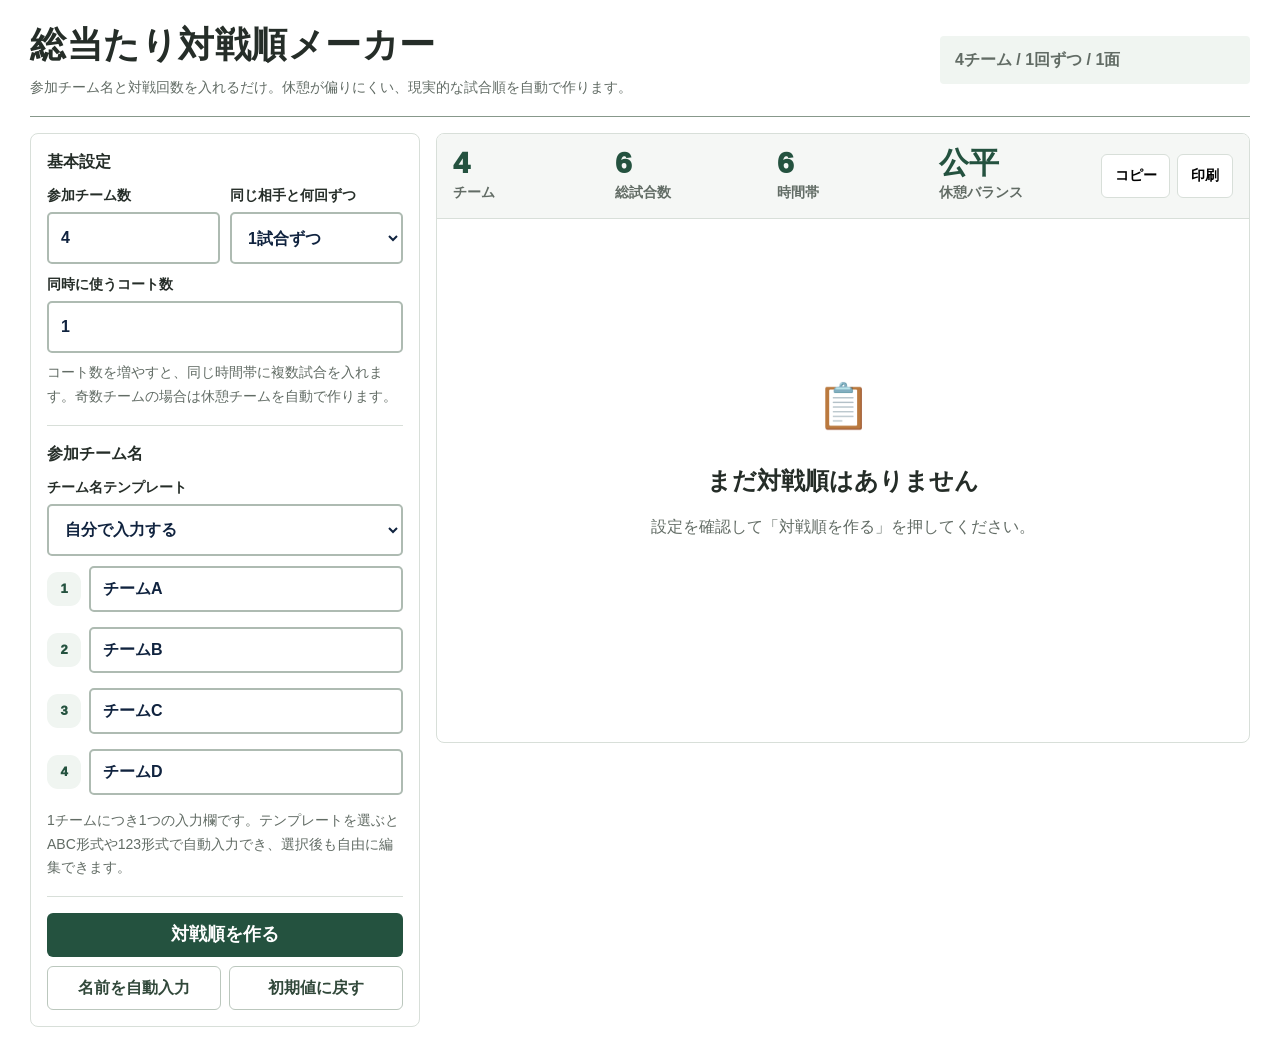
<file: match-scheduler.html>
<!DOCTYPE html>
<html lang="ja">
<head>
<meta charset="UTF-8">
<meta name="viewport" content="width=device-width,initial-scale=1.0">
<title>総当たり対戦順メーカー</title>
<style>
:root{--bg:#f7fbff;--panel:#fff;--ink:#142033;--muted:#607086;--line:#d8e4f2;--blue:#2563eb;--green:#16a34a;--orange:#f97316;--red:#e11d48;--soft:#eff6ff;--shadow:0 18px 45px rgba(15,23,42,.12);--radius:20px}*{box-sizing:border-box}body{margin:0;min-height:100vh;color:var(--ink);background:radial-gradient(circle at top left,rgba(37,99,235,.18),transparent 34%),radial-gradient(circle at bottom right,rgba(22,163,74,.16),transparent 32%),var(--bg);font-family:-apple-system,BlinkMacSystemFont,"Hiragino Sans","Yu Gothic",Meiryo,sans-serif}button,input,select{font:inherit}button{cursor:pointer}.app{width:min(1220px,calc(100% - 28px));margin:0 auto;padding:20px 0 34px}.hero{display:flex;justify-content:space-between;align-items:center;gap:14px;margin-bottom:16px}.brand{display:flex;align-items:center;gap:13px}.logo{width:62px;height:62px;display:grid;place-items:center;border-radius:19px;color:#fff;background:linear-gradient(135deg,var(--blue),var(--green));box-shadow:0 14px 30px rgba(37,99,235,.25);font-size:34px}h1{margin:0;font-size:clamp(27px,4vw,44px);line-height:1.08}.lead{margin:6px 0 0;color:var(--muted);font-weight:800;line-height:1.55}.summary{min-width:min(100%,310px);padding:12px 15px;border:1px solid var(--line);border-radius:18px;background:rgba(255,255,255,.82);box-shadow:0 9px 24px rgba(15,23,42,.08);font-weight:900}.layout{display:grid;grid-template-columns:390px minmax(0,1fr);gap:16px;align-items:start}.panel{background:rgba(255,255,255,.94);border:1px solid rgba(216,228,242,.92);border-radius:var(--radius);box-shadow:var(--shadow);overflow:hidden}.controls{padding:16px}.section{margin-top:16px;padding-top:16px;border-top:1px solid var(--line)}.section:first-child{margin-top:0;padding-top:0;border-top:0}.section-title{margin:0 0 11px;color:#334155;font-size:16px;font-weight:950}.grid2{display:grid;grid-template-columns:1fr 1fr;gap:10px}label{display:block;margin-bottom:6px;color:#475569;font-size:13px;font-weight:900}.input,.select{width:100%;min-height:52px;padding:0 12px;border:2px solid var(--line);border-radius:14px;background:#fff;color:#10233f;outline:none;font-weight:850}.input:focus,.select:focus{border-color:var(--blue);box-shadow:0 0 0 4px rgba(37,99,235,.12)}.hint{margin:8px 0 0;color:var(--muted);font-size:12px;font-weight:750;line-height:1.55}.main-btn,.sub-btn{border-radius:15px;font-weight:950;transition:transform .14s ease,box-shadow .14s ease}.main-btn{width:100%;min-height:58px;border:0;color:#fff;background:linear-gradient(135deg,var(--blue),#1d4ed8);box-shadow:0 16px 30px rgba(37,99,235,.24);font-size:18px}.sub-row{display:grid;grid-template-columns:1fr 1fr;gap:8px;margin-top:9px}.sub-btn{min-height:44px;border:1px solid var(--line);background:#f8fafc;color:#334155}.main-btn:hover,.sub-btn:hover{transform:translateY(-1px);box-shadow:0 9px 22px rgba(15,23,42,.10)}.notice{display:none;margin-top:10px;padding:10px 12px;border-radius:13px;font-size:13px;font-weight:850;line-height:1.45}.notice.error{display:block;border:1px solid #fecdd3;color:#9f1239;background:#fff1f2}.notice.ok{display:block;border:1px solid #bbf7d0;color:#047857;background:#ecfdf5}.results{min-height:610px}.result-head{display:flex;justify-content:space-between;align-items:center;gap:10px;padding:14px 16px;border-bottom:1px solid var(--line);background:rgba(248,250,252,.82)}.stats{display:grid;grid-template-columns:repeat(4,minmax(0,1fr));gap:10px;flex:1}.stat .num{display:block;color:var(--blue);font-size:clamp(19px,3vw,30px);font-weight:950;line-height:1;overflow-wrap:anywhere}.stat .cap{display:block;margin-top:4px;color:var(--muted);font-size:12px;font-weight:850}.toolbar{display:flex;gap:7px}.icon-btn{width:42px;height:42px;border:1px solid var(--line);border-radius:12px;background:#fff;font-size:19px}.empty{min-height:480px;display:grid;place-items:center;padding:34px;text-align:center;color:var(--muted)}.empty-mark{width:88px;height:88px;display:grid;place-items:center;margin:0 auto 13px;border-radius:24px;color:var(--blue);background:var(--soft);font-size:44px}.empty h2{margin:0 0 8px;color:#334155}.output{padding:14px}.analysis-box{display:grid;grid-template-columns:repeat(auto-fit,minmax(180px,1fr));gap:10px;margin-bottom:12px}.metric{padding:12px;border:1px solid var(--line);border-radius:15px;background:#f8fafc}.metric strong{display:block;margin-bottom:4px;color:#0f172a}.metric span{color:var(--muted);font-size:13px;font-weight:800}.round{border:1px solid var(--line);border-radius:17px;background:#fff;margin-bottom:11px;overflow:hidden}.round-head{display:flex;justify-content:space-between;gap:10px;align-items:center;padding:11px 13px;background:linear-gradient(135deg,#eff6ff,#f0fdf4);font-weight:950}.rest{color:#475569;font-size:12px;font-weight:850}.matches{display:grid;gap:8px;padding:11px}.match{display:grid;grid-template-columns:auto minmax(0,1fr) auto minmax(0,1fr);gap:9px;align-items:center;padding:11px;border:1px solid #e2e8f0;border-radius:13px;background:#fbfdff}.match-no{width:34px;height:34px;display:grid;place-items:center;border-radius:11px;color:#fff;background:var(--blue);font-weight:950}.team{font-weight:950;overflow-wrap:anywhere}.vs{min-width:38px;display:grid;place-items:center;padding:5px 8px;border-radius:999px;background:#fff7ed;color:var(--orange);font-size:13px;font-weight:950;text-transform:uppercase}.team-inputs{display:grid;gap:9px;margin-top:10px}.team-field{display:grid;grid-template-columns:auto minmax(0,1fr);gap:8px;align-items:center}.team-index{width:34px;height:34px;display:grid;place-items:center;border-radius:11px;background:var(--soft);color:var(--blue);font-size:13px;font-weight:950}.team-field .input{min-height:46px}@media(max-width:940px){.app{width:min(100% - 18px,780px);padding-top:10px}.hero{align-items:flex-start;flex-direction:column}.summary{width:100%}.layout{grid-template-columns:1fr}.results{min-height:430px}}@media(max-width:560px){.brand{align-items:flex-start}.logo{width:52px;height:52px}.controls,.result-head,.output{padding:12px}.grid2,.sub-row{grid-template-columns:1fr}.result-head{align-items:stretch;flex-direction:column}.stats{grid-template-columns:1fr 1fr}.toolbar{justify-content:flex-end}.match{grid-template-columns:auto minmax(0,1fr) auto minmax(0,1fr);gap:7px;padding:9px}.match-no{width:30px;height:30px}.vs{min-width:32px;padding:4px 6px;font-size:12px}.team{font-size:14px}}@media print{body{background:#fff}.hero,.controls,.toolbar,.empty{display:none}.app{width:100%;padding:0}.layout{display:block}.panel{border:0;box-shadow:none}.round{break-inside:avoid}}
</style>
<link rel="stylesheet" href="./classroom.css?v=20260905">
</head>
<body data-tool="matches">
<main class="app">
<header class="hero"><div class="brand"><div class="logo" aria-hidden="true">🏟️</div><div><h1>総当たり対戦順メーカー</h1><p class="lead">参加チーム名と対戦回数を入れるだけ。休憩が偏りにくい、現実的な試合順を自動で作ります。</p></div></div><div class="summary" id="summary">4チーム / 1回ずつ / 1面</div></header>
<div class="layout">
<section class="panel controls" aria-label="設定">
<div class="section"><h2 class="section-title">基本設定</h2><div class="grid2"><div><label for="teamCount">参加チーム数</label><input id="teamCount" class="input" type="number" min="2" max="40" value="4"></div><div><label for="repeatCount">同じ相手と何回ずつ</label><select id="repeatCount" class="select"><option value="1">1試合ずつ</option><option value="2">2試合ずつ</option><option value="3">3試合ずつ</option><option value="4">4試合ずつ</option></select></div></div><div style="margin-top:10px"><label for="courtCount">同時に使うコート数</label><input id="courtCount" class="input" type="number" min="1" max="10" value="1"></div><p class="hint">コート数を増やすと、同じ時間帯に複数試合を入れます。奇数チームの場合は休憩チームを自動で作ります。</p></div>
<div class="section"><h2 class="section-title">参加チーム名</h2><label for="nameMode">チーム名テンプレート</label><select id="nameMode" class="select"><option value="custom">自分で入力する</option><option value="letters">チームA・B・C</option><option value="numbers">チーム1・2・3</option></select><div id="teamInputs" class="team-inputs" aria-label="チーム名入力欄"></div><p class="hint">1チームにつき1つの入力欄です。テンプレートを選ぶとABC形式や123形式で自動入力でき、選択後も自由に編集できます。</p></div>
<div class="section"><button class="main-btn" id="generateBtn" type="button">対戦順を作る</button><div class="sub-row"><button class="sub-btn" id="fillNamesBtn" type="button">名前を自動入力</button><button class="sub-btn" id="resetBtn" type="button">初期値に戻す</button></div><div id="notice" class="notice" role="status" aria-live="polite"></div></div>
</section>
<section class="panel results" aria-label="結果"><div class="result-head"><div class="stats"><div class="stat"><span class="num" id="teamStat">4</span><span class="cap">チーム</span></div><div class="stat"><span class="num" id="matchStat">6</span><span class="cap">総試合数</span></div><div class="stat"><span class="num" id="roundStat">6</span><span class="cap">時間帯</span></div><div class="stat"><span class="num" id="restStat">公平</span><span class="cap">休憩バランス</span></div></div><div class="toolbar"><button class="icon-btn" id="copyBtn" type="button" title="コピー">コピー</button><button class="icon-btn" id="printBtn" type="button" title="印刷">印刷</button></div></div><div id="empty" class="empty"><div><div class="empty-mark" aria-hidden="true">📋</div><h2>まだ対戦順はありません</h2><p>設定を確認して「対戦順を作る」を押してください。</p></div></div><div id="output" class="output" hidden></div></section>
</div>
</main>
<script>
const teamCountEl=document.getElementById("teamCount"),repeatCountEl=document.getElementById("repeatCount"),courtCountEl=document.getElementById("courtCount"),nameModeEl=document.getElementById("nameMode"),teamInputsEl=document.getElementById("teamInputs"),noticeEl=document.getElementById("notice"),outputEl=document.getElementById("output"),emptyEl=document.getElementById("empty"),summaryEl=document.getElementById("summary"),teamStat=document.getElementById("teamStat"),matchStat=document.getElementById("matchStat"),roundStat=document.getElementById("roundStat"),restStat=document.getElementById("restStat");let currentSchedule=null,teamNames=["チームA","チームB","チームC","チームD"];
function defaultName(index,mode=nameModeEl.value){if(mode==="numbers")return `チーム${index+1}`;return `チーム${String.fromCharCode(65+index%26)}${index>=26?Math.floor(index/26)+1:""}`}
function clamp(n,min,max){return Math.min(Math.max(n,min),max)}
function getCount(){return clamp(parseInt(teamCountEl.value,10)||2,2,40)}
function getRepeat(){return parseInt(repeatCountEl.value,10)||1}
function getCourts(){return clamp(parseInt(courtCountEl.value,10)||1,1,10)}
function syncNamesFromInputs(){teamInputsEl.querySelectorAll("input").forEach((input,i)=>{teamNames[i]=input.value.trim()})}
function normalizedNames({sync=true}={}){if(sync)syncNamesFromInputs();const count=getCount();while(teamNames.length<count)teamNames.push(defaultName(teamNames.length));return teamNames.slice(0,count).map((name,i)=>name||defaultName(i))}
function clearCurrentResult(){currentSchedule=null;emptyEl.hidden=false;outputEl.hidden=true}
function fillNames(mode=nameModeEl.value){const count=getCount();if(mode==="custom"){syncNamesFromInputs();while(teamNames.length<count)teamNames.push(defaultName(teamNames.length,"letters"));teamNames=teamNames.slice(0,count).map((name,i)=>name||defaultName(i,"letters"));}else{teamNames=Array.from({length:count},(_,i)=>defaultName(i,mode));}clearCurrentResult();refresh({sync:false,redrawInputs:true});showNotice(mode==="numbers"?"チーム名を数字で自動入力しました。":mode==="letters"?"チーム名をアルファベットで自動入力しました。":"チーム名を確認しました。","ok")}
function renderTeamInputs(names){teamInputsEl.innerHTML="";names.forEach((name,i)=>{const wrap=document.createElement("label");wrap.className="team-field";const num=document.createElement("span");num.className="team-index";num.textContent=i+1;const input=document.createElement("input");input.className="input";input.type="text";input.value=name;input.placeholder=defaultName(i,nameModeEl.value==="numbers"?"numbers":"letters");input.setAttribute("aria-label",`${i+1}チーム目の名前`);input.addEventListener("input",()=>{teamNames[i]=input.value.trim();clearCurrentResult();refresh({sync:false,redrawInputs:false})});wrap.append(num,input);teamInputsEl.appendChild(wrap)})}
function refresh(options={}){const {sync=true,redrawInputs=true}=options;const names=normalizedNames({sync}),repeat=getRepeat(),courts=getCourts();teamStat.textContent=names.length;const total=names.length*(names.length-1)/2*repeat;matchStat.textContent=total;roundStat.textContent=Math.ceil(total/courts);summaryEl.textContent=`${names.length}チーム / ${repeat}回ずつ / ${courts}面`;if(redrawInputs)renderTeamInputs(names)}
function makePairQueue(teamCount,repeat){const teams=Array.from({length:teamCount},(_,i)=>i);if(teamCount%2)teams.push(-1);const n=teams.length,base=[];let ring=teams.slice();for(let r=0;r<n-1;r++){const round=[];for(let i=0;i<n/2;i++){const a=ring[i],b=ring[n-1-i];if(a!==-1&&b!==-1)round.push([a,b])}base.push(round);ring=[ring[0],ring[n-1],...ring.slice(1,n-1)]}const pairs=[];for(let rep=0;rep<repeat;rep++){const offset=rep%base.length;const ordered=base.slice(offset).concat(base.slice(0,offset));if(rep%2)ordered.reverse();ordered.forEach(round=>round.forEach(([a,b])=>pairs.push(rep%2?[b,a]:[a,b])))}return pairs}
function scoreCandidate(pair,streaks,playedCounts,roundTeams){const [a,b]=pair;if(roundTeams.has(a)||roundTeams.has(b))return Infinity;let score=(streaks[a]+1)**2+(streaks[b]+1)**2;score+=playedCounts[a]+playedCounts[b];return score}
function buildSchedule(names,repeat,courts){const pending=makePairQueue(names.length,repeat).map((pair,i)=>({pair,id:i}));const streaks=Array(names.length).fill(0),rests=Array(names.length).fill(0),played=Array(names.length).fill(0),rounds=[];let gameNo=1;while(pending.length){const round=[],roundTeams=new Set(),limit=Math.min(courts,Math.floor(names.length/2),pending.length);for(let slot=0;slot<limit;slot++){let bestIndex=-1,bestScore=Infinity;for(let i=0;i<pending.length;i++){const score=scoreCandidate(pending[i].pair,streaks,played,roundTeams);if(score<bestScore){bestScore=score;bestIndex=i}}if(bestIndex<0)break;const item=pending.splice(bestIndex,1)[0],a=item.pair[0],b=item.pair[1];round.push({no:gameNo++,a,b});roundTeams.add(a);roundTeams.add(b);played[a]++;played[b]++}for(let i=0;i<names.length;i++){if(roundTeams.has(i)){streaks[i]++;}else{streaks[i]=0;rests[i]++;}}rounds.push({matches:round,resting:names.map((_,i)=>i).filter(i=>!roundTeams.has(i))})}return {rounds,rests,played}}
function validate(){const names=normalizedNames();if(new Set(names).size!==names.length)return"同じチーム名があります。名前を変えてください。";if(names.length<2)return"2チーム以上必要です。";return""}
function render(){const err=validate();if(err){showNotice(err,"error");return}const names=normalizedNames(),repeat=getRepeat(),courts=getCourts(),schedule=buildSchedule(names,repeat,courts);currentSchedule={names,repeat,courts,...schedule};emptyEl.hidden=true;outputEl.hidden=false;outputEl.innerHTML="";const minRest=Math.min(...schedule.rests),maxRest=Math.max(...schedule.rests);restStat.textContent=maxRest-minRest<=1?"公平":"要確認";roundStat.textContent=schedule.rounds.length;const metrics=document.createElement("div");metrics.className="analysis-box";metrics.innerHTML=`<div class="metric"><strong>休憩回数</strong><span>最少 ${minRest}回 / 最多 ${maxRest}回</span></div><div class="metric"><strong>考え方</strong><span>連続試合が長いチームを避け、出場数が少ないチームを優先します。</span></div><div class="metric"><strong>総当たり</strong><span>全チームが全相手と${repeat}回ずつ対戦します。</span></div>`;outputEl.appendChild(metrics);schedule.rounds.forEach((round,ri)=>{const card=document.createElement("article");card.className="round";const restText=round.resting.length?`休憩: ${round.resting.map(i=>names[i]).join("、")}`:"休憩なし";card.innerHTML=`<div class="round-head"><span>第${ri+1}時間帯</span><span class="rest">${restText}</span></div>`;const matches=document.createElement("div");matches.className="matches";round.matches.forEach(m=>{const row=document.createElement("div");row.className="match";row.innerHTML=`<span class="match-no">${m.no}</span><span class="team">${names[m.a]}</span><span class="vs">vs</span><span class="team">${names[m.b]}</span>`;matches.appendChild(row)});card.appendChild(matches);outputEl.appendChild(card)});showNotice("対戦順を作成しました。","ok");refresh()}
function showNotice(msg,type){noticeEl.textContent=msg;noticeEl.className=`notice ${type}`}
function scheduleText(){if(!currentSchedule)return"";const {names,rounds,repeat,courts}=currentSchedule;return [`総当たり対戦順（${names.length}チーム・${repeat}回ずつ・${courts}面）`,...rounds.flatMap((round,i)=>[`第${i+1}時間帯 ${round.resting.length?`休憩: ${round.resting.map(t=>names[t]).join("、")}`:"休憩なし"}`,...round.matches.map(m=>`${m.no}. ${names[m.a]} vs ${names[m.b]}`)])].join("\n")}
async function copySchedule(){if(!currentSchedule){showNotice("コピーできる対戦順がまだありません。","error");return}try{await navigator.clipboard.writeText(scheduleText());showNotice("対戦順をコピーしました。","ok")}catch{showNotice("ブラウザの設定によりコピーできませんでした。","error")}}
[teamCountEl,repeatCountEl,courtCountEl].forEach(el=>el.addEventListener("input",()=>{clearCurrentResult();refresh()}));nameModeEl.addEventListener("change",()=>fillNames(nameModeEl.value));document.getElementById("fillNamesBtn").addEventListener("click",()=>fillNames(nameModeEl.value));document.getElementById("resetBtn").addEventListener("click",()=>{teamCountEl.value=4;repeatCountEl.value=1;courtCountEl.value=1;nameModeEl.value="letters";teamNames=["チームA","チームB","チームC","チームD"];clearCurrentResult();refresh({sync:false});showNotice("初期値に戻しました。","ok")});document.getElementById("generateBtn").addEventListener("click",render);document.getElementById("copyBtn").addEventListener("click",copySchedule);document.getElementById("printBtn").addEventListener("click",()=>window.print());refresh({sync:false});
</script>
</body>
</html>
</file>
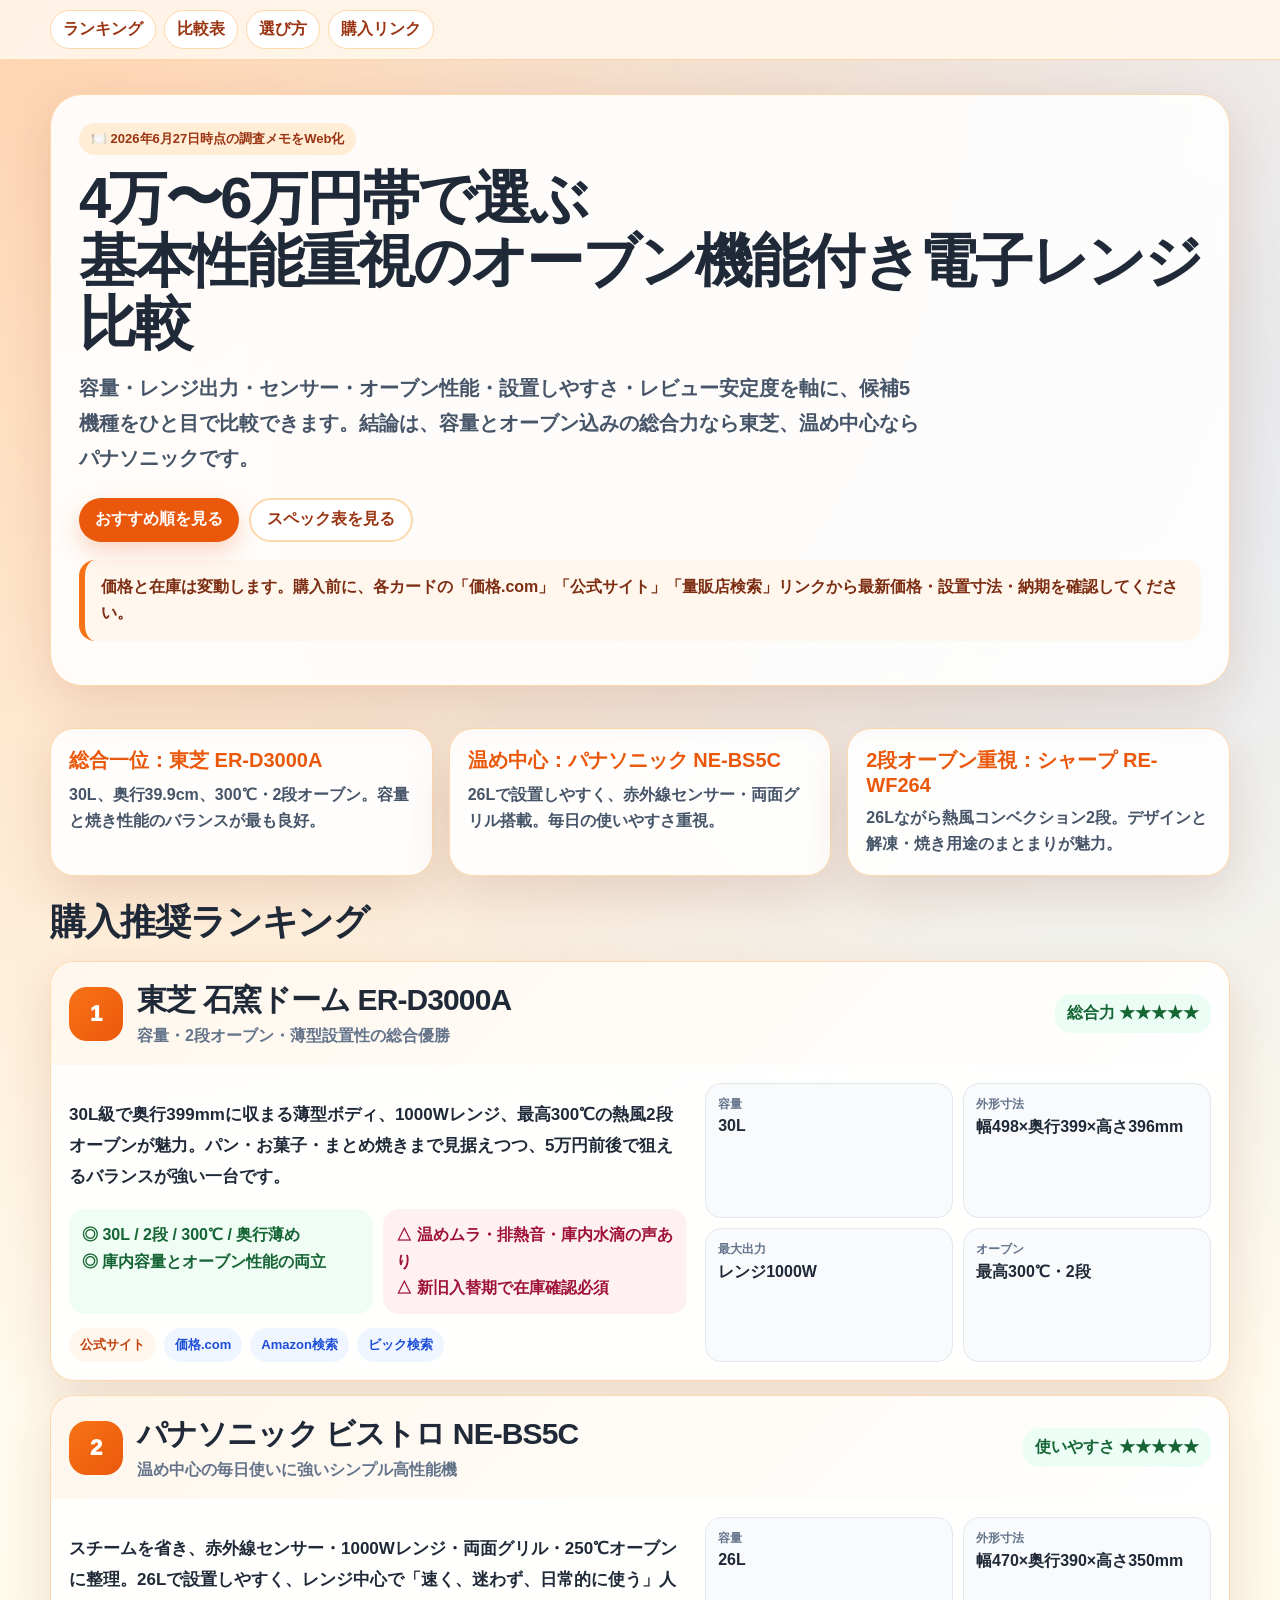
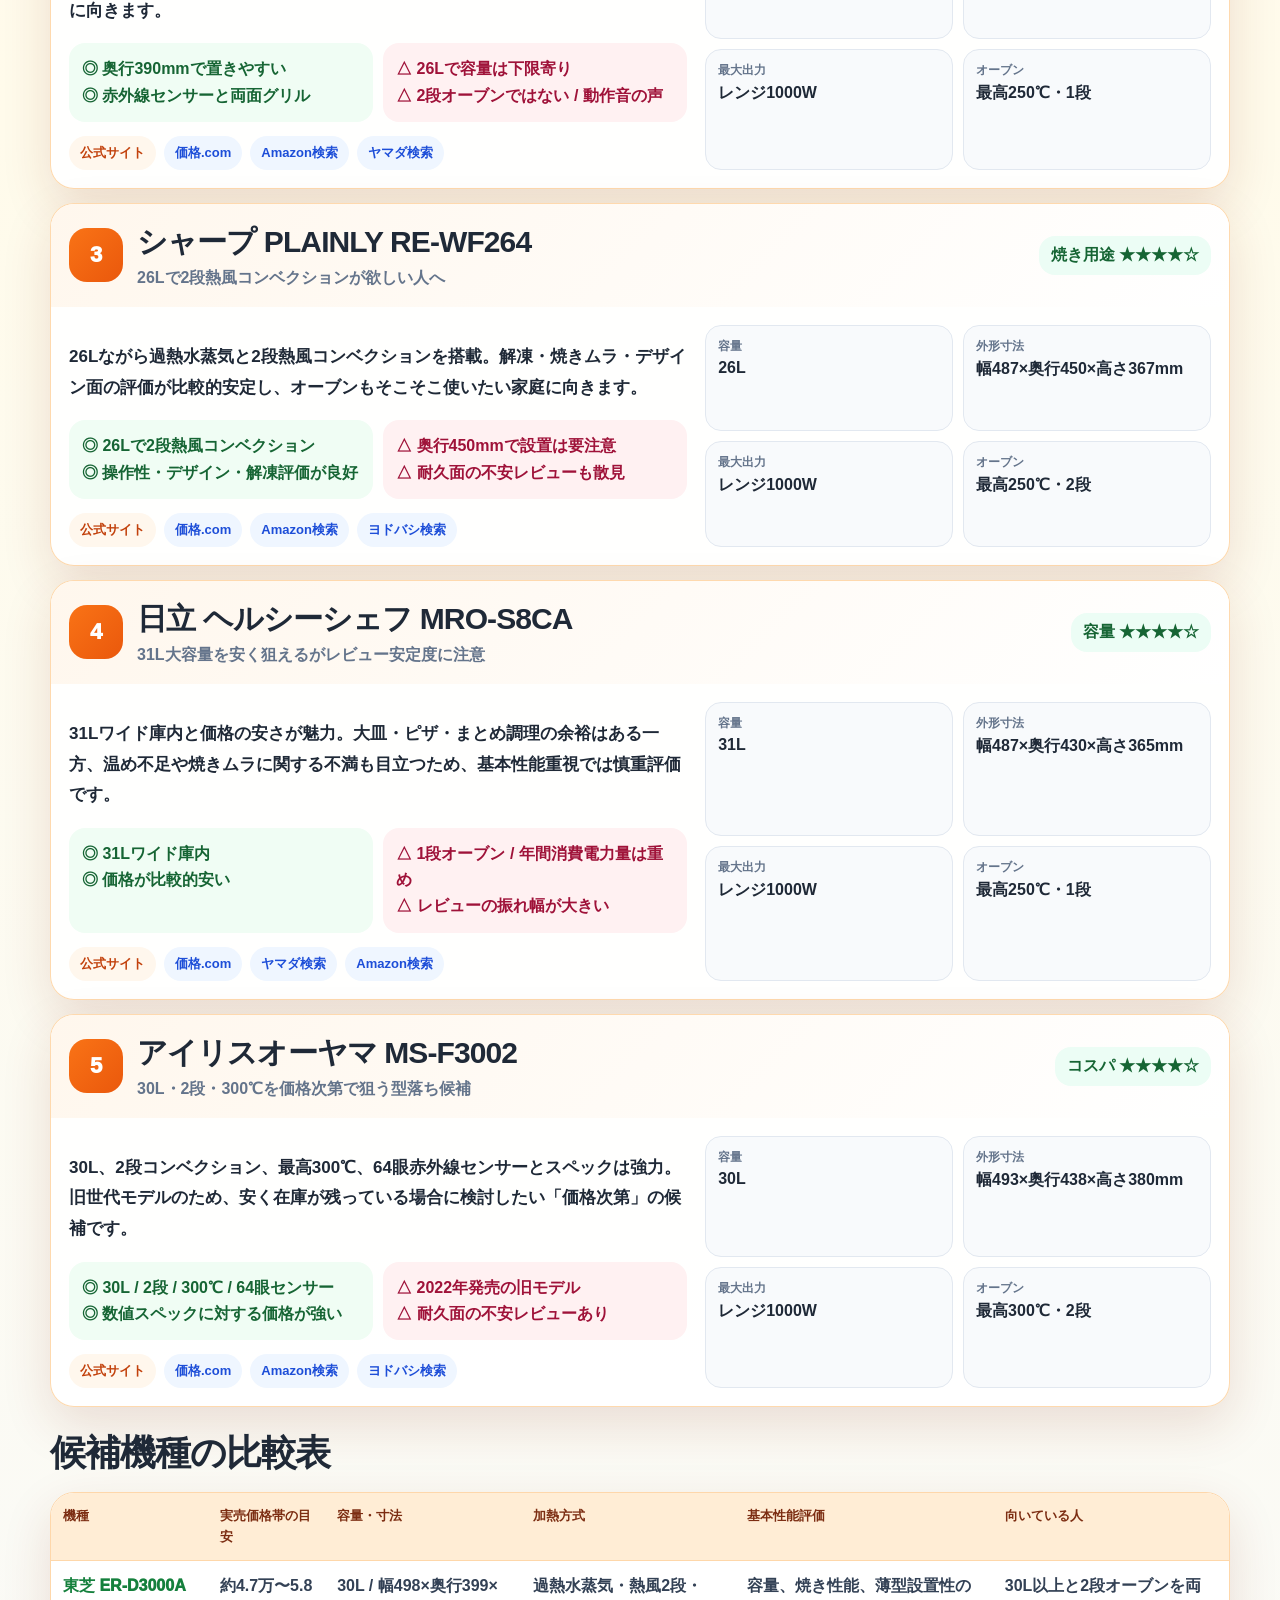
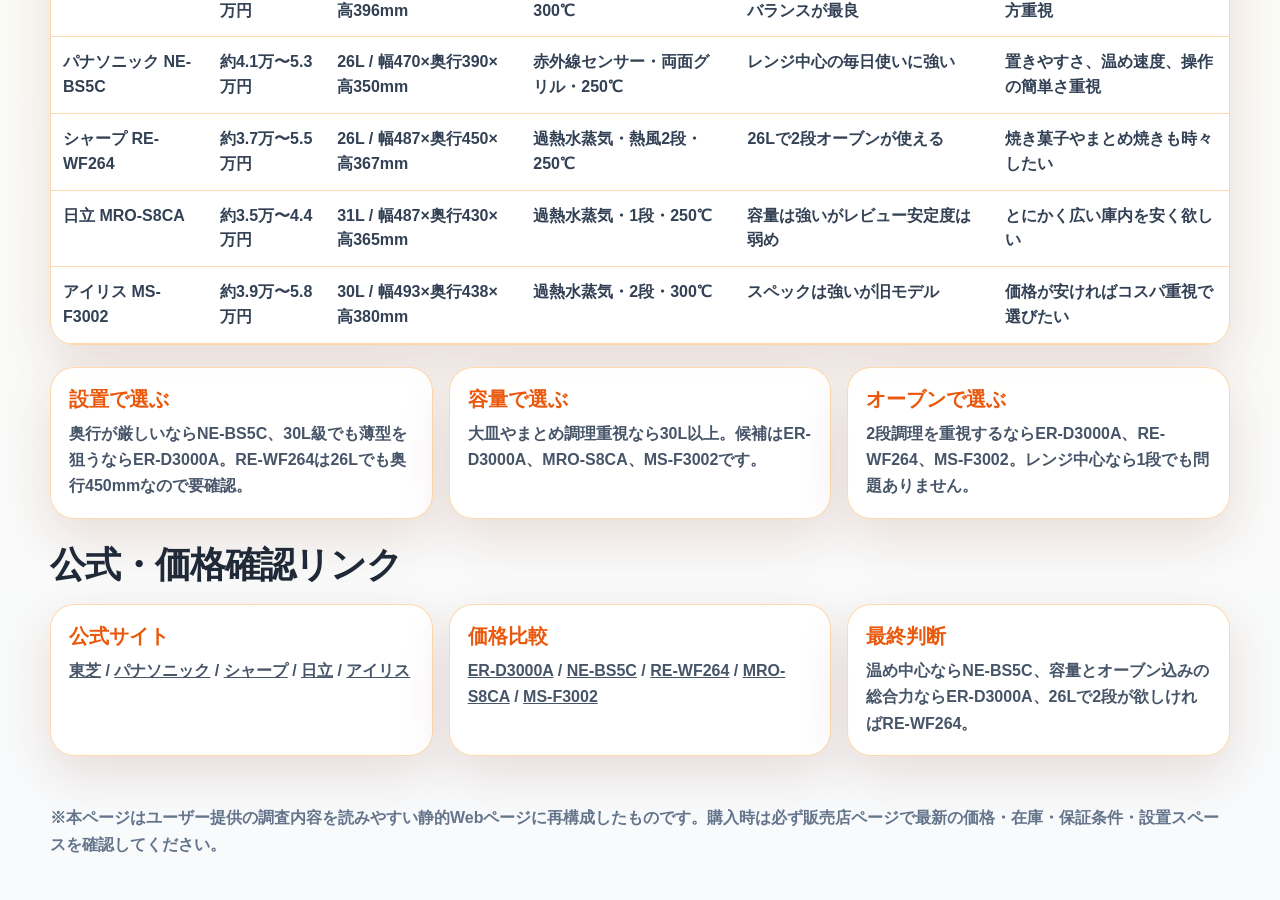
<file: microwave.html>
<!DOCTYPE html>
<html lang="ja">
<head>
  <meta charset="UTF-8" />
  <meta name="viewport" content="width=device-width, initial-scale=1.0" />
  <title>4万〜6万円帯で選ぶ オーブンレンジ比較</title>
  <style>
    :root{--bg:#fff7ed;--ink:#1f2937;--muted:#64748b;--card:#fff;--line:#fed7aa;--main:#ea580c;--main2:#f97316;--good:#16a34a;--blue:#2563eb;--warn:#b45309;--bad:#be123c;--shadow:0 18px 50px rgba(124,45,18,.14);--radius:24px}*{box-sizing:border-box}html{scroll-behavior:smooth}body{margin:0;color:var(--ink);font-family:-apple-system,BlinkMacSystemFont,"Hiragino Sans","Yu Gothic",Meiryo,sans-serif;background:radial-gradient(circle at top left,rgba(251,146,60,.35),transparent 32%),radial-gradient(circle at 85% 10%,rgba(59,130,246,.14),transparent 25%),linear-gradient(180deg,#fff7ed,#fffbeb 42%,#f8fafc)}a{color:inherit}.wrap{width:min(1180px,calc(100% - 28px));margin:0 auto}.hero{padding:34px 0 20px}.hero-card{position:relative;overflow:hidden;padding:28px;border:1px solid var(--line);border-radius:32px;background:rgba(255,255,255,.9);box-shadow:var(--shadow)}.eyebrow{display:inline-flex;gap:8px;align-items:center;margin:0 0 12px;padding:7px 12px;border-radius:999px;background:#ffedd5;color:#9a3412;font-weight:900;font-size:13px}.hero h1{margin:0;font-size:clamp(30px,5vw,58px);line-height:1.08;letter-spacing:-.04em}.lead{max-width:850px;margin:16px 0 0;color:#475569;font-size:clamp(16px,2vw,20px);font-weight:700;line-height:1.75}.hero-actions{display:flex;flex-wrap:wrap;gap:10px;margin-top:22px}.btn{display:inline-flex;align-items:center;justify-content:center;gap:8px;min-height:44px;padding:0 16px;border-radius:999px;text-decoration:none;font-weight:900;background:var(--main);color:#fff;box-shadow:0 10px 22px rgba(234,88,12,.22)}.btn.secondary{background:#fff;color:#9a3412;border:2px solid var(--line);box-shadow:none}.notice{margin-top:18px;padding:14px 16px;border-left:6px solid var(--main2);border-radius:16px;background:#fff7ed;color:#7c2d12;font-weight:800;line-height:1.65}.section{margin:22px 0}.section h2{margin:0 0 14px;font-size:clamp(24px,3vw,36px);letter-spacing:-.03em}.grid{display:grid;gap:16px}.summary{grid-template-columns:repeat(3,minmax(0,1fr))}.pill-card,.product,.panel{border:1px solid rgba(254,215,170,.95);border-radius:var(--radius);background:rgba(255,255,255,.92);box-shadow:var(--shadow)}.pill-card{padding:18px}.pill-card b{display:block;color:var(--main);font-size:20px}.pill-card p{margin:8px 0 0;color:#475569;font-weight:700;line-height:1.65}.rank-list{display:grid;gap:14px}.product{overflow:hidden}.product-head{display:grid;grid-template-columns:auto 1fr auto;gap:14px;align-items:center;padding:18px;background:linear-gradient(135deg,#fff7ed,#fff)}.rank{width:54px;height:54px;display:grid;place-items:center;border-radius:18px;color:#fff;background:linear-gradient(135deg,var(--main2),var(--main));font-size:22px;font-weight:950}.product h3{margin:0;font-size:clamp(21px,3vw,30px);letter-spacing:-.03em}.tagline{margin:5px 0 0;color:#64748b;font-weight:900}.score{min-width:112px;text-align:center;padding:9px 12px;border-radius:16px;background:#ecfdf5;color:#166534;font-weight:950}.product-body{display:grid;grid-template-columns:1.1fr .9fr;gap:18px;padding:18px}.verdict{font-size:17px;line-height:1.8;font-weight:700}.specs{display:grid;grid-template-columns:repeat(2,minmax(0,1fr));gap:10px}.spec{padding:12px;border-radius:16px;background:#f8fafc;border:1px solid #e2e8f0}.spec span{display:block;color:#64748b;font-size:12px;font-weight:900}.spec b{display:block;margin-top:4px}.links{display:flex;flex-wrap:wrap;gap:8px;margin-top:14px}.mini{padding:8px 11px;border-radius:999px;text-decoration:none;background:#eff6ff;color:#1d4ed8;font-weight:900;font-size:13px}.mini.official{background:#fff7ed;color:#c2410c}.proscons{display:grid;grid-template-columns:1fr 1fr;gap:10px;margin-top:14px}.box{padding:13px;border-radius:16px;line-height:1.65;font-weight:700}.pros{background:#f0fdf4;color:#166534}.cons{background:#fff1f2;color:#9f1239}.table-wrap{overflow:auto;border-radius:var(--radius);box-shadow:var(--shadow);background:#fff;border:1px solid var(--line)}table{width:100%;border-collapse:collapse;min-width:900px}th,td{padding:13px 12px;border-bottom:1px solid #fed7aa;text-align:left;vertical-align:top;line-height:1.55}th{position:sticky;top:0;background:#ffedd5;color:#7c2d12;font-size:13px}td{font-weight:700;color:#334155}.winner{color:#15803d;font-weight:950}.nav{position:sticky;top:0;z-index:5;background:rgba(255,247,237,.9);backdrop-filter:blur(12px);border-bottom:1px solid var(--line)}.nav-inner{display:flex;gap:8px;overflow:auto;padding:10px 0}.nav a{white-space:nowrap;text-decoration:none;padding:8px 12px;border-radius:999px;background:#fff;border:1px solid var(--line);font-weight:900;color:#9a3412}.foot{padding:26px 0 42px;color:#64748b;font-weight:700;line-height:1.7}@media(max-width:850px){.summary,.product-body{grid-template-columns:1fr}.product-head{grid-template-columns:auto 1fr}.score{grid-column:1/-1;text-align:left}.proscons{grid-template-columns:1fr}}
  </style>
</head>
<body>
  <nav class="nav"><div class="wrap nav-inner"><a href="#ranking">ランキング</a><a href="#compare">比較表</a><a href="#guide">選び方</a><a href="#links">購入リンク</a></div></nav>
  <main class="wrap">
    <section class="hero">
      <div class="hero-card">
        <p class="eyebrow">🍽️ 2026年6月27日時点の調査メモをWeb化</p>
        <h1>4万〜6万円帯で選ぶ<br>基本性能重視のオーブン機能付き電子レンジ比較</h1>
        <p class="lead">容量・レンジ出力・センサー・オーブン性能・設置しやすさ・レビュー安定度を軸に、候補5機種をひと目で比較できます。結論は、容量とオーブン込みの総合力なら東芝、温め中心ならパナソニックです。</p>
        <div class="hero-actions"><a class="btn" href="#ranking">おすすめ順を見る</a><a class="btn secondary" href="#compare">スペック表を見る</a></div>
        <p class="notice">価格と在庫は変動します。購入前に、各カードの「価格.com」「公式サイト」「量販店検索」リンクから最新価格・設置寸法・納期を確認してください。</p>
      </div>
    </section>

    <section class="section grid summary" aria-label="結論">
      <article class="pill-card"><b>総合一位：東芝 ER-D3000A</b><p>30L、奥行39.9cm、300℃・2段オーブン。容量と焼き性能のバランスが最も良好。</p></article>
      <article class="pill-card"><b>温め中心：パナソニック NE-BS5C</b><p>26Lで設置しやすく、赤外線センサー・両面グリル搭載。毎日の使いやすさ重視。</p></article>
      <article class="pill-card"><b>2段オーブン重視：シャープ RE-WF264</b><p>26Lながら熱風コンベクション2段。デザインと解凍・焼き用途のまとまりが魅力。</p></article>
    </section>

    <section id="ranking" class="section">
      <h2>購入推奨ランキング</h2>
      <div class="rank-list">
        <article class="product" id="toshiba"><div class="product-head"><div class="rank">1</div><div><h3>東芝 石窯ドーム ER-D3000A</h3><p class="tagline">容量・2段オーブン・薄型設置性の総合優勝</p></div><div class="score">総合力 ★★★★★</div></div><div class="product-body"><div><p class="verdict">30L級で奥行399mmに収まる薄型ボディ、1000Wレンジ、最高300℃の熱風2段オーブンが魅力。パン・お菓子・まとめ焼きまで見据えつつ、5万円前後で狙えるバランスが強い一台です。</p><div class="proscons"><div class="box pros">◎ 30L / 2段 / 300℃ / 奥行薄め<br>◎ 庫内容量とオーブン性能の両立</div><div class="box cons">△ 温めムラ・排熱音・庫内水滴の声あり<br>△ 新旧入替期で在庫確認必須</div></div><div class="links"><a class="mini official" href="https://www.toshiba-lifestyle.com/jp/microwaves/er-d3000a/" target="_blank" rel="noopener">公式サイト</a><a class="mini" href="https://kakaku.com/item/J0000044429/" target="_blank" rel="noopener">価格.com</a><a class="mini" href="https://www.amazon.co.jp/s?k=ER-D3000A" target="_blank" rel="noopener">Amazon検索</a><a class="mini" href="https://www.biccamera.com/bc/category/?q=ER-D3000A" target="_blank" rel="noopener">ビック検索</a></div></div><div class="specs"><div class="spec"><span>容量</span><b>30L</b></div><div class="spec"><span>外形寸法</span><b>幅498×奥行399×高さ396mm</b></div><div class="spec"><span>最大出力</span><b>レンジ1000W</b></div><div class="spec"><span>オーブン</span><b>最高300℃・2段</b></div></div></div></article>
        <article class="product" id="panasonic"><div class="product-head"><div class="rank">2</div><div><h3>パナソニック ビストロ NE-BS5C</h3><p class="tagline">温め中心の毎日使いに強いシンプル高性能機</p></div><div class="score">使いやすさ ★★★★★</div></div><div class="product-body"><div><p class="verdict">スチームを省き、赤外線センサー・1000Wレンジ・両面グリル・250℃オーブンに整理。26Lで設置しやすく、レンジ中心で「速く、迷わず、日常的に使う」人に向きます。</p><div class="proscons"><div class="box pros">◎ 奥行390mmで置きやすい<br>◎ 赤外線センサーと両面グリル</div><div class="box cons">△ 26Lで容量は下限寄り<br>△ 2段オーブンではない / 動作音の声</div></div><div class="links"><a class="mini official" href="https://panasonic.jp/range/products/NE-BS5C.html" target="_blank" rel="noopener">公式サイト</a><a class="mini" href="https://kakaku.com/item/J0000045290/" target="_blank" rel="noopener">価格.com</a><a class="mini" href="https://www.amazon.co.jp/s?k=NE-BS5C" target="_blank" rel="noopener">Amazon検索</a><a class="mini" href="https://www.yamada-denkiweb.com/search/NE-BS5C/" target="_blank" rel="noopener">ヤマダ検索</a></div></div><div class="specs"><div class="spec"><span>容量</span><b>26L</b></div><div class="spec"><span>外形寸法</span><b>幅470×奥行390×高さ350mm</b></div><div class="spec"><span>最大出力</span><b>レンジ1000W</b></div><div class="spec"><span>オーブン</span><b>最高250℃・1段</b></div></div></div></article>
        <article class="product" id="sharp"><div class="product-head"><div class="rank">3</div><div><h3>シャープ PLAINLY RE-WF264</h3><p class="tagline">26Lで2段熱風コンベクションが欲しい人へ</p></div><div class="score">焼き用途 ★★★★☆</div></div><div class="product-body"><div><p class="verdict">26Lながら過熱水蒸気と2段熱風コンベクションを搭載。解凍・焼きムラ・デザイン面の評価が比較的安定し、オーブンもそこそこ使いたい家庭に向きます。</p><div class="proscons"><div class="box pros">◎ 26Lで2段熱風コンベクション<br>◎ 操作性・デザイン・解凍評価が良好</div><div class="box cons">△ 奥行450mmで設置は要注意<br>△ 耐久面の不安レビューも散見</div></div><div class="links"><a class="mini official" href="https://jp.sharp/range/products/rewf264/" target="_blank" rel="noopener">公式サイト</a><a class="mini" href="https://kakaku.com/item/J0000041810/" target="_blank" rel="noopener">価格.com</a><a class="mini" href="https://www.amazon.co.jp/s?k=RE-WF264" target="_blank" rel="noopener">Amazon検索</a><a class="mini" href="https://www.yodobashi.com/?word=RE-WF264" target="_blank" rel="noopener">ヨドバシ検索</a></div></div><div class="specs"><div class="spec"><span>容量</span><b>26L</b></div><div class="spec"><span>外形寸法</span><b>幅487×奥行450×高さ367mm</b></div><div class="spec"><span>最大出力</span><b>レンジ1000W</b></div><div class="spec"><span>オーブン</span><b>最高250℃・2段</b></div></div></div></article>
        <article class="product" id="hitachi"><div class="product-head"><div class="rank">4</div><div><h3>日立 ヘルシーシェフ MRO-S8CA</h3><p class="tagline">31L大容量を安く狙えるがレビュー安定度に注意</p></div><div class="score">容量 ★★★★☆</div></div><div class="product-body"><div><p class="verdict">31Lワイド庫内と価格の安さが魅力。大皿・ピザ・まとめ調理の余裕はある一方、温め不足や焼きムラに関する不満も目立つため、基本性能重視では慎重評価です。</p><div class="proscons"><div class="box pros">◎ 31Lワイド庫内<br>◎ 価格が比較的安い</div><div class="box cons">△ 1段オーブン / 年間消費電力量は重め<br>△ レビューの振れ幅が大きい</div></div><div class="links"><a class="mini official" href="https://kadenfan.hitachi.co.jp/range/lineup/mro-s8ca/" target="_blank" rel="noopener">公式サイト</a><a class="mini" href="https://kakaku.com/item/J0000047332/" target="_blank" rel="noopener">価格.com</a><a class="mini" href="https://www.yamada-denkiweb.com/search/MRO-S8CA/" target="_blank" rel="noopener">ヤマダ検索</a><a class="mini" href="https://www.amazon.co.jp/s?k=MRO-S8CA" target="_blank" rel="noopener">Amazon検索</a></div></div><div class="specs"><div class="spec"><span>容量</span><b>31L</b></div><div class="spec"><span>外形寸法</span><b>幅487×奥行430×高さ365mm</b></div><div class="spec"><span>最大出力</span><b>レンジ1000W</b></div><div class="spec"><span>オーブン</span><b>最高250℃・1段</b></div></div></div></article>
        <article class="product" id="iris"><div class="product-head"><div class="rank">5</div><div><h3>アイリスオーヤマ MS-F3002</h3><p class="tagline">30L・2段・300℃を価格次第で狙う型落ち候補</p></div><div class="score">コスパ ★★★★☆</div></div><div class="product-body"><div><p class="verdict">30L、2段コンベクション、最高300℃、64眼赤外線センサーとスペックは強力。旧世代モデルのため、安く在庫が残っている場合に検討したい「価格次第」の候補です。</p><div class="proscons"><div class="box pros">◎ 30L / 2段 / 300℃ / 64眼センサー<br>◎ 数値スペックに対する価格が強い</div><div class="box cons">△ 2022年発売の旧モデル<br>△ 耐久面の不安レビューあり</div></div><div class="links"><a class="mini official" href="https://www.irisohyama.co.jp/convection-steam-oven/" target="_blank" rel="noopener">公式サイト</a><a class="mini" href="https://kakaku.com/item/K0001416100/" target="_blank" rel="noopener">価格.com</a><a class="mini" href="https://www.amazon.co.jp/s?k=MS-F3002" target="_blank" rel="noopener">Amazon検索</a><a class="mini" href="https://www.yodobashi.com/?word=MS-F3002" target="_blank" rel="noopener">ヨドバシ検索</a></div></div><div class="specs"><div class="spec"><span>容量</span><b>30L</b></div><div class="spec"><span>外形寸法</span><b>幅493×奥行438×高さ380mm</b></div><div class="spec"><span>最大出力</span><b>レンジ1000W</b></div><div class="spec"><span>オーブン</span><b>最高300℃・2段</b></div></div></div></article>
      </div>
    </section>

    <section id="compare" class="section"><h2>候補機種の比較表</h2><div class="table-wrap"><table><thead><tr><th>機種</th><th>実売価格帯の目安</th><th>容量・寸法</th><th>加熱方式</th><th>基本性能評価</th><th>向いている人</th></tr></thead><tbody><tr><td class="winner">東芝 ER-D3000A</td><td>約4.7万〜5.8万円</td><td>30L / 幅498×奥行399×高396mm</td><td>過熱水蒸気・熱風2段・300℃</td><td>容量、焼き性能、薄型設置性のバランスが最良</td><td>30L以上と2段オーブンを両方重視</td></tr><tr><td>パナソニック NE-BS5C</td><td>約4.1万〜5.3万円</td><td>26L / 幅470×奥行390×高350mm</td><td>赤外線センサー・両面グリル・250℃</td><td>レンジ中心の毎日使いに強い</td><td>置きやすさ、温め速度、操作の簡単さ重視</td></tr><tr><td>シャープ RE-WF264</td><td>約3.7万〜5.5万円</td><td>26L / 幅487×奥行450×高367mm</td><td>過熱水蒸気・熱風2段・250℃</td><td>26Lで2段オーブンが使える</td><td>焼き菓子やまとめ焼きも時々したい</td></tr><tr><td>日立 MRO-S8CA</td><td>約3.5万〜4.4万円</td><td>31L / 幅487×奥行430×高365mm</td><td>過熱水蒸気・1段・250℃</td><td>容量は強いがレビュー安定度は弱め</td><td>とにかく広い庫内を安く欲しい</td></tr><tr><td>アイリス MS-F3002</td><td>約3.9万〜5.8万円</td><td>30L / 幅493×奥行438×高380mm</td><td>過熱水蒸気・2段・300℃</td><td>スペックは強いが旧モデル</td><td>価格が安ければコスパ重視で選びたい</td></tr></tbody></table></div></section>

    <section id="guide" class="section grid summary"><article class="pill-card"><b>設置で選ぶ</b><p>奥行が厳しいならNE-BS5C、30L級でも薄型を狙うならER-D3000A。RE-WF264は26Lでも奥行450mmなので要確認。</p></article><article class="pill-card"><b>容量で選ぶ</b><p>大皿やまとめ調理重視なら30L以上。候補はER-D3000A、MRO-S8CA、MS-F3002です。</p></article><article class="pill-card"><b>オーブンで選ぶ</b><p>2段調理を重視するならER-D3000A、RE-WF264、MS-F3002。レンジ中心なら1段でも問題ありません。</p></article></section>

    <section id="links" class="section"><h2>公式・価格確認リンク</h2><div class="grid summary"><article class="pill-card"><b>公式サイト</b><p><a href="https://www.toshiba-lifestyle.com/jp/microwaves/er-d3000a/" target="_blank" rel="noopener">東芝</a> / <a href="https://panasonic.jp/range/products/NE-BS5C.html" target="_blank" rel="noopener">パナソニック</a> / <a href="https://jp.sharp/range/products/rewf264/" target="_blank" rel="noopener">シャープ</a> / <a href="https://kadenfan.hitachi.co.jp/range/lineup/mro-s8ca/" target="_blank" rel="noopener">日立</a> / <a href="https://www.irisohyama.co.jp/convection-steam-oven/" target="_blank" rel="noopener">アイリス</a></p></article><article class="pill-card"><b>価格比較</b><p><a href="https://kakaku.com/item/J0000044429/" target="_blank" rel="noopener">ER-D3000A</a> / <a href="https://kakaku.com/item/J0000045290/" target="_blank" rel="noopener">NE-BS5C</a> / <a href="https://kakaku.com/item/J0000041810/" target="_blank" rel="noopener">RE-WF264</a> / <a href="https://kakaku.com/item/J0000047332/" target="_blank" rel="noopener">MRO-S8CA</a> / <a href="https://kakaku.com/item/K0001416100/" target="_blank" rel="noopener">MS-F3002</a></p></article><article class="pill-card"><b>最終判断</b><p>温め中心ならNE-BS5C、容量とオーブン込みの総合力ならER-D3000A、26Lで2段が欲しければRE-WF264。</p></article></div></section>
  </main>
  <footer class="wrap foot">※本ページはユーザー提供の調査内容を読みやすい静的Webページに再構成したものです。購入時は必ず販売店ページで最新の価格・在庫・保証条件・設置スペースを確認してください。</footer>
</body>
</html>
</file>
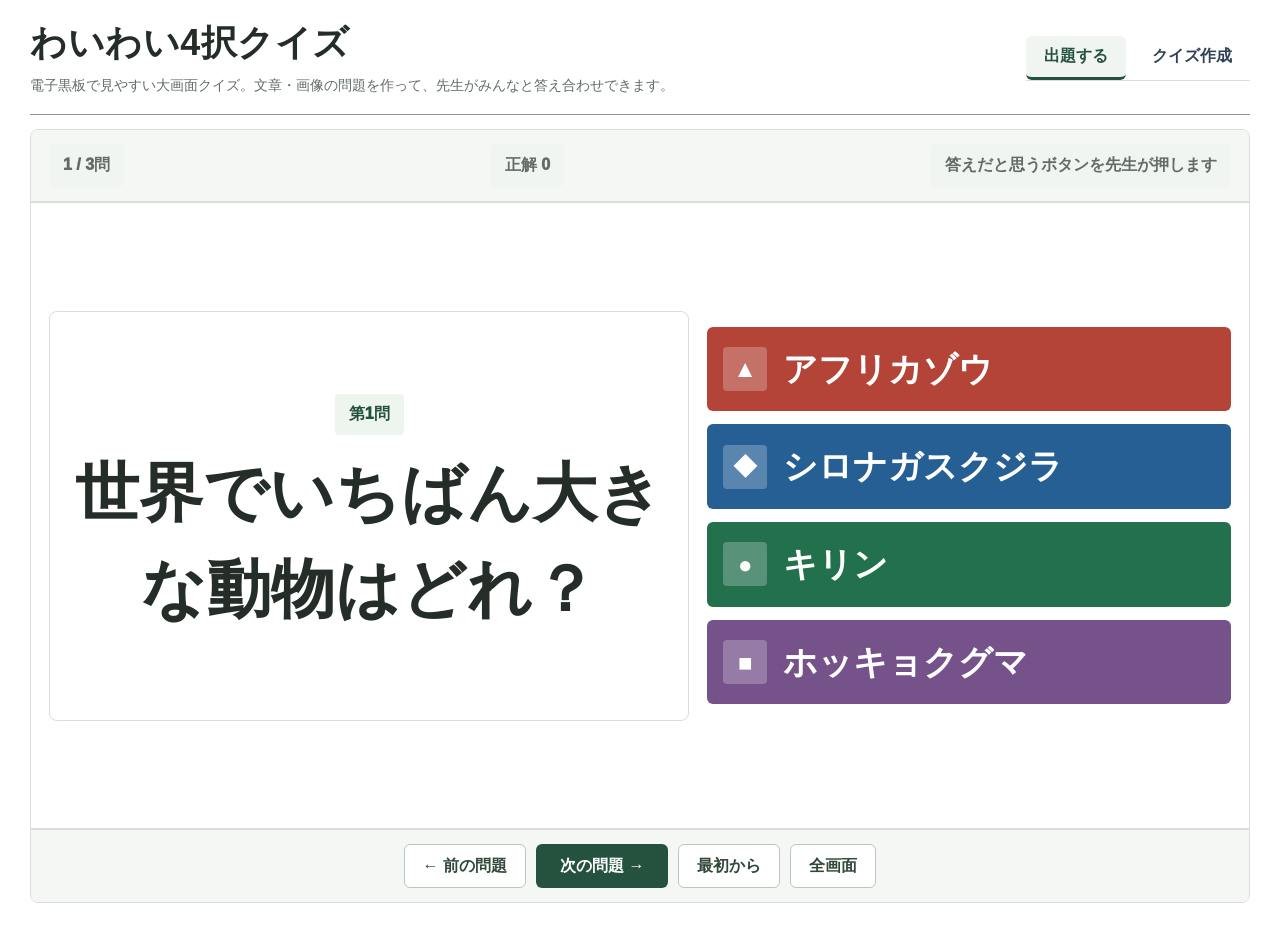
<file: quiz.html>
<!DOCTYPE html>
<html lang="ja">
<head>
<meta charset="UTF-8">
<meta name="viewport" content="width=device-width,initial-scale=1.0,viewport-fit=cover">
<title>わいわい4択クイズ</title>
<style>
:root{--bg:#f8fbff;--ink:#172033;--muted:#64748b;--line:#dbeafe;--blue:#2563eb;--sky:#38bdf8;--pink:#ec4899;--yellow:#facc15;--green:#22c55e;--red:#ef4444;--purple:#8b5cf6;--shadow:0 20px 55px rgba(15,23,42,.14);--radius:24px}*{box-sizing:border-box}[hidden]{display:none!important}html{height:100%}body{margin:0;min-height:100vh;color:var(--ink);background:radial-gradient(circle at 10% 10%,rgba(56,189,248,.28),transparent 30%),radial-gradient(circle at 90% 0,rgba(236,72,153,.18),transparent 30%),radial-gradient(circle at 60% 100%,rgba(250,204,21,.24),transparent 32%),var(--bg);font-family:-apple-system,BlinkMacSystemFont,"Hiragino Sans","Yu Gothic",Meiryo,sans-serif}button,input,textarea{font:inherit}button{cursor:pointer}.app{width:min(1220px,calc(100% - 28px));margin:0 auto;padding:18px 0 30px}.topbar{display:flex;align-items:center;justify-content:space-between;gap:14px;margin-bottom:14px}.brand{display:flex;align-items:center;gap:12px}.logo{width:62px;height:62px;display:grid;place-items:center;border-radius:20px;color:#fff;background:linear-gradient(135deg,var(--blue),var(--pink));box-shadow:0 14px 30px rgba(37,99,235,.24);font-size:35px}h1{margin:0;font-size:clamp(28px,4vw,46px);line-height:1.05}.subtitle{margin:6px 0 0;color:var(--muted);font-weight:800;line-height:1.45}.mode-tabs{display:flex;gap:8px;padding:6px;border:2px solid #fff;border-radius:999px;background:rgba(255,255,255,.74);box-shadow:0 8px 22px rgba(15,23,42,.08)}.tab{min-height:44px;padding:0 18px;border:0;border-radius:999px;background:transparent;color:#334155;font-weight:950}.tab.active{color:#fff;background:linear-gradient(135deg,var(--blue),var(--purple));box-shadow:0 10px 20px rgba(37,99,235,.22)}.panel{background:rgba(255,255,255,.92);border:2px solid rgba(219,234,254,.9);border-radius:var(--radius);box-shadow:var(--shadow)}.play{min-height:calc(100vh - 126px);display:grid;grid-template-rows:auto 1fr auto;overflow:hidden}.play-head{display:flex;align-items:center;justify-content:space-between;gap:12px;padding:14px 18px;border-bottom:2px solid var(--line);background:rgba(239,246,255,.78)}.pill{display:inline-flex;align-items:center;gap:8px;padding:9px 14px;border-radius:999px;background:#fff;color:#1d4ed8;font-weight:950}.score{color:#0f766e}.question-area{display:grid;grid-template-columns:minmax(0,1.1fr) minmax(300px,.9fr);gap:18px;align-items:center;padding:18px}.question-card{min-height:410px;display:grid;place-items:center;text-align:center;padding:22px;border-radius:26px;background:linear-gradient(135deg,#fff,#eff6ff);border:3px solid #bfdbfe}.question-number{display:inline-block;margin-bottom:10px;padding:8px 14px;border-radius:999px;background:#dbeafe;color:#1d4ed8;font-weight:950}.question-text{margin:0;font-size:clamp(30px,5vw,64px);line-height:1.18;font-weight:950;white-space:pre-wrap}.question-image{max-width:100%;max-height:38vh;margin-top:16px;border-radius:22px;box-shadow:0 14px 30px rgba(15,23,42,.18);object-fit:contain}.answers{display:grid;grid-template-columns:1fr;gap:13px}.answer{position:relative;min-height:88px;padding:16px 18px 16px 76px;border:0;border-radius:22px;color:#fff;text-align:left;font-size:clamp(22px,3.2vw,34px);font-weight:950;box-shadow:0 14px 26px rgba(15,23,42,.16);transition:transform .16s ease,filter .16s ease}.answer:hover{transform:translateY(-2px) scale(1.01)}.answer:disabled{cursor:not-allowed}.mark{position:absolute;left:16px;top:50%;width:44px;height:44px;display:grid;place-items:center;transform:translateY(-50%);border-radius:15px;background:rgba(255,255,255,.24);font-size:24px}.a0{background:linear-gradient(135deg,#ef4444,#f97316)}.a1{background:linear-gradient(135deg,#2563eb,#06b6d4)}.a2{background:linear-gradient(135deg,#22c55e,#14b8a6)}.a3{background:linear-gradient(135deg,#a855f7,#ec4899)}.answer.dim{filter:grayscale(.45) opacity(.56)}.answer.correct{outline:8px solid rgba(34,197,94,.32);animation:pop .55s ease}.answer.wrong{outline:8px solid rgba(239,68,68,.28);animation:shake .35s ease}.play-foot{display:flex;flex-wrap:wrap;gap:10px;justify-content:center;padding:14px 18px;border-top:2px solid var(--line);background:rgba(255,255,255,.68)}.main-btn,.sub-btn{min-height:54px;border:0;border-radius:16px;font-weight:950}.main-btn{padding:0 24px;color:#fff;background:linear-gradient(135deg,var(--blue),var(--purple));box-shadow:0 12px 24px rgba(37,99,235,.22)}.sub-btn{padding:0 18px;border:2px solid var(--line);background:#fff;color:#334155}body.quiz-fullscreen{position:fixed;inset:0;width:100%;overflow:hidden;background:#0f172a;overscroll-behavior:none;touch-action:manipulation}body.quiz-fullscreen .app{width:100vw;height:100vh;height:100dvh;padding:env(safe-area-inset-top) env(safe-area-inset-right) env(safe-area-inset-bottom) env(safe-area-inset-left)}body.quiz-fullscreen .topbar,body.quiz-fullscreen #editView{display:none!important}body.quiz-fullscreen .play{height:calc(100vh - env(safe-area-inset-top) - env(safe-area-inset-bottom));height:calc(100dvh - env(safe-area-inset-top) - env(safe-area-inset-bottom));min-height:0;border:0;border-radius:0;box-shadow:none}body.quiz-fullscreen .play-head{padding:10px 14px}body.quiz-fullscreen .question-area{min-height:0;padding:clamp(8px,1.4vmin,16px);grid-template-columns:minmax(0,1.08fr) minmax(260px,.92fr);gap:clamp(8px,1.5vmin,18px);overflow:hidden}body.quiz-fullscreen .question-card{min-height:0;height:100%;padding:clamp(12px,2.1vmin,24px);overflow:hidden}body.quiz-fullscreen .question-text{font-size:clamp(28px,5.8vmin,82px)}body.quiz-fullscreen .answers{gap:clamp(8px,1.4vmin,14px)}body.quiz-fullscreen .answer{min-height:clamp(66px,15.2dvh,150px);padding:clamp(10px,1.8vmin,18px) clamp(12px,2vmin,20px) clamp(10px,1.8vmin,18px) clamp(60px,7vmin,82px);font-size:clamp(20px,4.2vmin,48px);border-radius:clamp(16px,2.4vmin,24px)}body.quiz-fullscreen .mark{left:clamp(12px,1.8vmin,18px);width:clamp(36px,5vmin,50px);height:clamp(36px,5vmin,50px);font-size:clamp(20px,3vmin,28px)}body.quiz-fullscreen .play-foot{padding:10px 14px}.ios-fullscreen-note{display:none;margin:0;color:#fff;font-weight:950;text-align:center}body.quiz-fullscreen .ios-fullscreen-note{display:block}@supports(height:100dvh){body.quiz-fullscreen .app{height:100dvh}body.quiz-fullscreen .play{height:calc(100dvh - env(safe-area-inset-top) - env(safe-area-inset-bottom))}}.result-pop{position:fixed;inset:0;display:grid;place-items:center;padding:24px;background:rgba(15,23,42,.42);z-index:5}.result-box{width:min(720px,100%);padding:34px;border:6px solid #fff;border-radius:34px;text-align:center;color:#fff;box-shadow:0 30px 80px rgba(15,23,42,.28);animation:bounce .55s ease}.result-box.good{background:linear-gradient(135deg,#16a34a,#22c55e)}.result-box.bad{background:linear-gradient(135deg,#dc2626,#fb7185)}.result-icon{font-size:clamp(70px,13vw,132px);line-height:1}.result-title{margin:4px 0;font-size:clamp(42px,8vw,82px);font-weight:950}.result-note{margin:0;font-size:clamp(20px,3vw,32px);font-weight:900}.builder{display:grid;grid-template-columns:370px minmax(0,1fr);gap:16px;align-items:start}.settings,.editor{padding:16px}.section-title{margin:0 0 12px;font-size:22px}.field{margin-bottom:14px}label{display:block;margin-bottom:6px;color:#475569;font-size:13px;font-weight:900}.input,.textarea{width:100%;border:2px solid #cfe2ff;border-radius:15px;background:#fff;color:var(--ink);outline:none;font-weight:850}.input{min-height:48px;padding:0 12px}.textarea{min-height:110px;padding:12px;resize:vertical;line-height:1.55}.input:focus,.textarea:focus{border-color:var(--blue);box-shadow:0 0 0 4px rgba(37,99,235,.12)}.question-list{display:grid;gap:8px;margin:14px 0}.q-row{display:grid;grid-template-columns:1fr auto;gap:8px;align-items:center;padding:10px;border:2px solid #e0edff;border-radius:15px;background:#fff}.q-row.active{border-color:var(--blue);background:#eff6ff}.q-title{overflow:hidden;text-overflow:ellipsis;white-space:nowrap;font-weight:950}.mini{border:0;border-radius:12px;padding:8px 10px;background:#e0f2fe;color:#075985;font-weight:950}.option-grid{display:grid;gap:10px}.option-row{display:grid;grid-template-columns:auto 1fr auto;gap:9px;align-items:center;padding:10px;border:2px solid #e2e8f0;border-radius:16px;background:#f8fafc}.choice-badge{width:38px;height:38px;display:grid;place-items:center;border-radius:13px;color:#fff;font-weight:950}.radio-label{display:flex;align-items:center;gap:6px;margin:0;color:#166534}.toolbar{display:flex;flex-wrap:wrap;gap:8px}.hint{margin:8px 0 0;color:var(--muted);font-size:13px;font-weight:800;line-height:1.5}.preview-img{max-width:220px;max-height:140px;border-radius:14px;border:2px solid #dbeafe;object-fit:contain}.empty{padding:30px;text-align:center;color:var(--muted);font-weight:850}@keyframes pop{50%{transform:scale(1.04)}}@keyframes shake{25%{transform:translateX(-8px)}75%{transform:translateX(8px)}}@keyframes bounce{0%{transform:scale(.82);opacity:.3}65%{transform:scale(1.05)}100%{transform:scale(1);opacity:1}}@media(max-height:760px) and (min-width:901px){body.quiz-fullscreen .play-head,body.quiz-fullscreen .play-foot{padding:8px 12px}body.quiz-fullscreen .pill{padding:7px 11px;font-size:clamp(13px,1.6vmin,16px)}body.quiz-fullscreen .main-btn,body.quiz-fullscreen .sub-btn{min-height:44px}body.quiz-fullscreen .question-text{font-size:clamp(26px,5.2vmin,68px)}body.quiz-fullscreen .answer{min-height:clamp(58px,14.5dvh,118px);font-size:clamp(19px,3.8vmin,40px)}}@media(max-width:900px){.topbar{align-items:flex-start;flex-direction:column}.question-area,.builder{grid-template-columns:1fr}.question-card{min-height:300px}.mode-tabs{width:100%;justify-content:center}.tab{flex:1}.answers{grid-template-columns:1fr 1fr}}@media(max-width:900px) and (orientation:portrait){body.quiz-fullscreen .question-area{grid-template-columns:1fr;grid-template-rows:minmax(0,1fr) auto}body.quiz-fullscreen .question-card{min-height:0}body.quiz-fullscreen .answers{grid-template-columns:1fr 1fr}body.quiz-fullscreen .answer{min-height:clamp(58px,9.5dvh,104px);font-size:clamp(18px,3.6vmin,34px)}body.quiz-fullscreen .question-text{font-size:clamp(26px,5.4vmin,58px)}}@media(max-width:560px){.answers{grid-template-columns:1fr}.play-head{align-items:stretch;flex-direction:column}.builder{gap:10px}.option-row{grid-template-columns:auto 1fr}.radio-label{grid-column:2}body.quiz-fullscreen .play-head{gap:6px;padding:7px 8px}body.quiz-fullscreen .pill{padding:6px 9px;font-size:12px}body.quiz-fullscreen .question-area{padding:8px;gap:8px}body.quiz-fullscreen .answers{grid-template-columns:1fr;gap:7px}body.quiz-fullscreen .answer{min-height:clamp(48px,8.2dvh,74px);padding-left:54px;font-size:clamp(17px,4.8vmin,25px)}body.quiz-fullscreen .mark{width:34px;height:34px;border-radius:12px;font-size:19px}body.quiz-fullscreen .question-text{font-size:clamp(24px,7.2vmin,40px)}body.quiz-fullscreen .question-number{margin-bottom:6px;padding:6px 10px;font-size:13px}body.quiz-fullscreen .question-image{max-height:23dvh;margin-top:8px}body.quiz-fullscreen .play-foot{padding:7px 8px;gap:6px}body.quiz-fullscreen .main-btn,body.quiz-fullscreen .sub-btn{min-height:40px;padding:0 10px;border-radius:12px;font-size:13px}body.quiz-fullscreen .ios-fullscreen-note{width:100%;font-size:11px}}
</style>
<link rel="stylesheet" href="./classroom.css?v=20260905">
</head>
<body data-tool="quiz">
<main class="app">
<header class="topbar"><div class="brand"><div class="logo" aria-hidden="true">🎉</div><div><h1>わいわい4択クイズ</h1><p class="subtitle">電子黒板で見やすい大画面クイズ。文章・画像の問題を作って、先生がみんなと答え合わせできます。</p></div></div><nav class="mode-tabs" aria-label="画面切り替え"><button id="playTab" class="tab active" type="button">出題する</button><button id="editTab" class="tab" type="button">クイズ作成</button></nav></header>
<section id="playView" class="panel play" aria-label="出題画面"><div class="play-head"><span class="pill" id="progressPill">1 / 3問</span><span class="pill score" id="scorePill">正解 0</span><span class="pill" id="modeHint">答えだと思うボタンを先生が押します</span></div><div id="questionArea" class="question-area"></div><div class="play-foot"><button class="sub-btn" id="prevBtn" type="button">← 前の問題</button><button class="main-btn" id="nextBtn" type="button">次の問題 →</button><button class="sub-btn" id="resetPlayBtn" type="button">最初から</button><button class="sub-btn" id="bigBtn" type="button">全画面</button><button class="sub-btn" id="exitFullBtn" type="button" hidden>全画面を終わる</button><p class="ios-fullscreen-note">iPhone / iPadでは、ブラウザ内で画面いっぱいに表示します。</p></div></section>
<section id="editView" class="builder" hidden><aside class="panel settings"><div class="settings"><h2 class="section-title">クイズ全体</h2><div class="field"><label for="quizTitle">タイトル</label><input id="quizTitle" class="input" value="どうぶつクイズ"></div><div class="toolbar"><button class="main-btn" id="addQuestionBtn" type="button">＋ 問題を追加</button><button class="sub-btn" id="duplicateBtn" type="button">複製</button><button class="sub-btn" id="deleteBtn" type="button">削除</button></div><p class="hint">左のリストで問題を選び、右で文章・画像・4択を編集します。内容はこのブラウザに自動保存されます。</p><div id="questionList" class="question-list"></div><div class="toolbar"><button class="sub-btn" id="downloadBtn" type="button">保存ファイルを作る</button><button class="sub-btn" id="openFileBtn" type="button">ファイルから開く</button><button class="sub-btn" id="sampleBtn" type="button">サンプルに戻す</button><button class="sub-btn" id="exportBtn" type="button">JSONコピー</button><input id="importFile" type="file" accept="application/json,.json,.waiwaiquiz" hidden></div><p class="hint" id="saveStatus" aria-live="polite">このブラウザには自動保存されます。別の端末で使うときは「保存ファイルを作る」でファイルに保存してください。</p></div></aside><section class="panel editor"><div class="editor" id="editorPane"></div></section></section>
</main>
<div id="resultPop" class="result-pop" hidden><div id="resultBox" class="result-box"><div id="resultIcon" class="result-icon"></div><div id="resultTitle" class="result-title"></div><p id="resultNote" class="result-note"></p></div></div>
<script>
const sampleQuiz={title:"どうぶつクイズ",questions:[{text:"世界でいちばん大きな動物はどれ？",image:"",choices:["アフリカゾウ","シロナガスクジラ","キリン","ホッキョクグマ"],answer:1},{text:"パンダがよく食べるものは？",image:"",choices:["竹","りんごだけ","魚","チーズ"],answer:0},{text:"次のうち、空を飛べる鳥はどれ？",image:"",choices:["ペンギン","ダチョウ","ツバメ","エミュー"],answer:2}]};
const colors=["a0","a1","a2","a3"],marks=["▲","◆","●","■"];let quiz=loadQuiz(),current=0,score=0,answered=false,selected=-1;const $=id=>document.getElementById(id);
function loadQuiz(){try{return normalizeQuiz(JSON.parse(localStorage.getItem("waiwaiQuiz")))||structuredClone(sampleQuiz)}catch{return structuredClone(sampleQuiz)}}
function saveQuiz(){localStorage.setItem("waiwaiQuiz",JSON.stringify(quiz));const status=$("saveStatus");if(status)status.textContent="保存しました: "+new Date().toLocaleTimeString("ja-JP",{hour:"2-digit",minute:"2-digit"})}
function escapeAttr(value){return String(value||"").replace(/[&<>"]/g,char=>({"&":"&amp;","<":"&lt;",">":"&gt;","\"":"&quot;"}[char]))}
function switchView(mode){$("playView").hidden=mode!=="play";$("editView").hidden=mode!=="edit";$("playTab").classList.toggle("active",mode==="play");$("editTab").classList.toggle("active",mode==="edit");if(mode==="play")renderPlay();else renderBuilder()}
function ensureQuestion(){if(!quiz.questions.length)quiz.questions.push({text:"新しい問題",image:"",choices:["答え1","答え2","答え3","答え4"],answer:0});current=Math.min(current,quiz.questions.length-1)}
function renderPlay(){ensureQuestion();const q=quiz.questions[current];$("progressPill").textContent=`${current+1} / ${quiz.questions.length}問`;$("scorePill").textContent=`正解 ${score}`;document.title=`${quiz.title} - わいわい4択クイズ`;$("questionArea").innerHTML=`<article class="question-card"><div><span class="question-number">第${current+1}問</span><h2 class="question-text"></h2>${q.image?`<img class="question-image" alt="問題画像" src="${escapeAttr(q.image)}">`:""}</div></article><div class="answers"></div>`;$("questionArea").querySelector(".question-text").textContent=q.text||"問題文を入力してください";const answers=$("questionArea").querySelector(".answers");q.choices.forEach((choice,index)=>{const btn=document.createElement("button");btn.type="button";btn.className=`answer ${colors[index]}`;btn.innerHTML=`<span class="mark">${marks[index]}</span><span></span>`;btn.querySelector("span:last-child").textContent=choice||`選択肢${index+1}`;btn.addEventListener("click",()=>choose(index));answers.appendChild(btn)});updateAnswerState()}
function choose(index){if(answered)return;answered=true;selected=index;const q=quiz.questions[current],correct=index===q.answer;if(correct)score+=1;playSound(correct);showResult(correct,q.choices[q.answer]);updateAnswerState()}
function updateAnswerState(){const q=quiz.questions[current],buttons=document.querySelectorAll(".answer");buttons.forEach((btn,index)=>{btn.disabled=answered;if(answered){btn.classList.toggle("correct",index===q.answer);btn.classList.toggle("wrong",index===selected&&index!==q.answer);btn.classList.toggle("dim",index!==q.answer&&index!==selected)}})}
function playTone(ctx,freq,start,duration,type="sine",gain=.15){const osc=ctx.createOscillator(),vol=ctx.createGain();osc.type=type;osc.frequency.setValueAtTime(freq,ctx.currentTime+start);vol.gain.setValueAtTime(0,ctx.currentTime+start);vol.gain.linearRampToValueAtTime(gain,ctx.currentTime+start+.02);vol.gain.exponentialRampToValueAtTime(.001,ctx.currentTime+start+duration);osc.connect(vol).connect(ctx.destination);osc.start(ctx.currentTime+start);osc.stop(ctx.currentTime+start+duration+.04)}
function playSound(correct){const AudioContext=window.AudioContext||window.webkitAudioContext;if(!AudioContext)return;const ctx=new AudioContext();if(correct){playTone(ctx,523.25,0,.16,"triangle",.18);playTone(ctx,659.25,.13,.16,"triangle",.18);playTone(ctx,783.99,.26,.24,"triangle",.2)}else{playTone(ctx,220,0,.24,"sawtooth",.11);playTone(ctx,164.81,.22,.34,"sawtooth",.1)}}
function showResult(correct,answer){$("resultBox").className=`result-box ${correct?"good":"bad"}`;$("resultIcon").textContent=correct?"⭕":"❌";$("resultTitle").textContent=correct?"大正解！":"ざんねん！";$("resultNote").textContent=correct?"みんなで拍手！":"正解は「"+answer+"」";$("resultPop").hidden=false;setTimeout(()=>$("resultPop").hidden=true,1700)}
function move(delta){current=(current+delta+quiz.questions.length)%quiz.questions.length;answered=false;selected=-1;renderPlay()}
function renderBuilder(){ensureQuestion();$("quizTitle").value=quiz.title;const list=$("questionList");list.innerHTML="";quiz.questions.forEach((q,i)=>{const row=document.createElement("button");row.type="button";row.className=`q-row ${i===current?"active":""}`;row.innerHTML=`<span class="q-title"></span><span class="mini">編集</span>`;row.querySelector(".q-title").textContent=`${i+1}. ${q.text||"無題の問題"}`;row.addEventListener("click",()=>{current=i;renderBuilder()});list.appendChild(row)});const q=quiz.questions[current];$("editorPane").innerHTML=`<h2 class="section-title">第${current+1}問を作る</h2><div class="field"><label for="qText">問題文</label><textarea id="qText" class="textarea" placeholder="児童に見せる問題文を書きます"></textarea></div><div class="field"><label for="qImage">画像を追加（任意）</label><input id="qImage" class="input" type="file" accept="image/*"><p class="hint">写真や図を入れると、問題文の下に大きく表示されます。</p><div id="imagePreview"></div></div><h3 class="section-title">4つの答え</h3><div class="option-grid" id="optionGrid"></div>`;$("qText").value=q.text;$("qText").addEventListener("input",e=>{q.text=e.target.value;saveQuiz();const active=document.querySelector(".q-row.active .q-title");if(active)active.textContent=`${current+1}. ${q.text||"無題の問題"}`});if(q.image)$("imagePreview").innerHTML=`<img class="preview-img" alt="登録済み画像" src="${escapeAttr(q.image)}"><p><button class="mini" id="removeImage" type="button">画像を外す</button></p>`;if($("removeImage"))$("removeImage").addEventListener("click",()=>{q.image="";saveQuiz();renderBuilder()});$("qImage").addEventListener("change",e=>{const file=e.target.files[0];if(!file)return;const reader=new FileReader();reader.onload=()=>{q.image=reader.result;saveQuiz();renderBuilder()};reader.readAsDataURL(file)});const grid=$("optionGrid");q.choices.forEach((choice,i)=>{const row=document.createElement("div");row.className="option-row";row.innerHTML=`<span class="choice-badge ${colors[i]}">${marks[i]}</span><input class="input" value=""><label class="radio-label"><input type="radio" name="answer" ${q.answer===i?"checked":""}>正解</label>`;const input=row.querySelector("input.input");input.value=choice;input.addEventListener("input",e=>{q.choices[i]=e.target.value;saveQuiz()});row.querySelector("input[type=radio]").addEventListener("change",()=>{q.answer=i;saveQuiz()});grid.appendChild(row)})}
function normalizeQuiz(data){if(Array.isArray(data))data={title:"わいわい4択クイズ",questions:data};if(data&&data.quiz)data=data.quiz;if(!data||!Array.isArray(data.questions))return null;return{title:String(data.title||"わいわい4択クイズ"),questions:data.questions.map(item=>{const choices=Array.isArray(item.choices)?item.choices.slice(0,4).map(choice=>String(choice||"")):[];while(choices.length<4)choices.push(`答え${choices.length+1}`);let answer=Number(item.answer);if(!Number.isInteger(answer)||answer<0||answer>3)answer=0;return{text:String(item.text||item.question||""),image:String(item.image||""),choices,answer}}).filter(item=>item.text||item.choices.some(Boolean)||item.image)}}
function parseQuizFileText(text){const clean=String(text||"").replace(/^\uFEFF/,"").trim();if(!clean)throw new Error("empty");return normalizeQuiz(JSON.parse(clean))}
function downloadQuizFile(){ensureQuestion();const blob=new Blob([JSON.stringify(quiz,null,2)],{type:"application/json;charset=utf-8"});const url=URL.createObjectURL(blob),a=document.createElement("a"),name=(quiz.title||"waiwai-quiz").replace(/[\/:*?"<>|]+/g,"-").trim()||"waiwai-quiz";a.href=url;a.download=`${name}.waiwaiquiz.json`;document.body.appendChild(a);a.click();a.remove();URL.revokeObjectURL(url);$("saveStatus").textContent="保存ファイルを作りました。ダウンロードフォルダを確認してください。"}
function openQuizFile(file){if(!file)return;const reader=new FileReader();reader.onload=()=>{try{const imported=parseQuizFileText(reader.result);if(!imported||!imported.questions.length)throw new Error("empty");quiz=imported;current=0;score=0;answered=false;selected=-1;saveQuiz();renderBuilder();$("saveStatus").textContent="ファイルからクイズを開きました。"}catch(error){console.error("Quiz import failed",error);$("saveStatus").textContent="クイズファイルを読み込めませんでした。保存ファイル（.waiwaiquiz.json）またはJSONコピーの内容か確認してください。"}};reader.onerror=()=>{$("saveStatus").textContent="ファイルを開けませんでした。もう一度選び直してください。"};reader.readAsText(file,"UTF-8")}
function addQuestion(copy=false){const base=copy?structuredClone(quiz.questions[current]):{text:"新しい問題",image:"",choices:["答え1","答え2","答え3","答え4"],answer:0};quiz.questions.splice(current+1,0,base);current++;saveQuiz();renderBuilder()}
function isNativeFullscreen(){return !!(document.fullscreenElement||document.webkitFullscreenElement)}
function isQuizFullscreen(){return isNativeFullscreen()||document.body.classList.contains("quiz-fullscreen")}
function updateFullscreenButtons(){const on=isQuizFullscreen();$("bigBtn").hidden=on;$("exitFullBtn").hidden=!on}
async function copyQuizJson(){const text=JSON.stringify(quiz,null,2);try{await navigator.clipboard.writeText(text);$("saveStatus").textContent="JSONをコピーしました"}catch(error){console.error("Clipboard copy failed",error);$("saveStatus").textContent="JSONコピーに失敗しました。保存ファイルを作るボタンを使ってください。"}}
async function enterFullscreen(){switchView("play");document.body.classList.add("quiz-fullscreen");window.scrollTo(0,0);const root=document.documentElement;try{if(root.requestFullscreen){await root.requestFullscreen();updateFullscreenButtons();return}if(root.webkitRequestFullscreen){await root.webkitRequestFullscreen();updateFullscreenButtons();return}}catch(error){console.info("Native fullscreen unavailable; using browser fullscreen layout.",error)}updateFullscreenButtons()}
async function exitFullscreen(){document.body.classList.remove("quiz-fullscreen");try{if(document.exitFullscreen&&document.fullscreenElement)await document.exitFullscreen();else if(document.webkitExitFullscreen&&document.webkitFullscreenElement)await document.webkitExitFullscreen()}catch(error){console.info("Fullscreen exit failed",error)}updateFullscreenButtons()}
$("playTab").addEventListener("click",()=>switchView("play"));$("editTab").addEventListener("click",()=>switchView("edit"));$("prevBtn").addEventListener("click",()=>move(-1));$("nextBtn").addEventListener("click",()=>move(1));$("resetPlayBtn").addEventListener("click",()=>{current=0;score=0;answered=false;selected=-1;renderPlay()});$("bigBtn").addEventListener("click",enterFullscreen);$("exitFullBtn").addEventListener("click",exitFullscreen);document.addEventListener("fullscreenchange",updateFullscreenButtons);document.addEventListener("webkitfullscreenchange",updateFullscreenButtons);$("resultPop").addEventListener("click",()=>$("resultPop").hidden=true);$("quizTitle").addEventListener("input",e=>{quiz.title=e.target.value;saveQuiz()});$("addQuestionBtn").addEventListener("click",()=>addQuestion(false));$("duplicateBtn").addEventListener("click",()=>addQuestion(true));$("deleteBtn").addEventListener("click",()=>{if(quiz.questions.length<=1)return;quiz.questions.splice(current,1);current=Math.max(0,current-1);saveQuiz();renderBuilder()});$("downloadBtn").addEventListener("click",downloadQuizFile);$("openFileBtn").addEventListener("click",()=>$("importFile").click());$("importFile").addEventListener("change",e=>{openQuizFile(e.target.files[0]);e.target.value=""});$("sampleBtn").addEventListener("click",()=>{quiz=structuredClone(sampleQuiz);current=0;score=0;saveQuiz();renderBuilder()});$("exportBtn").addEventListener("click",copyQuizJson);switchView("play");
</script>
</body>
</html>
</file>
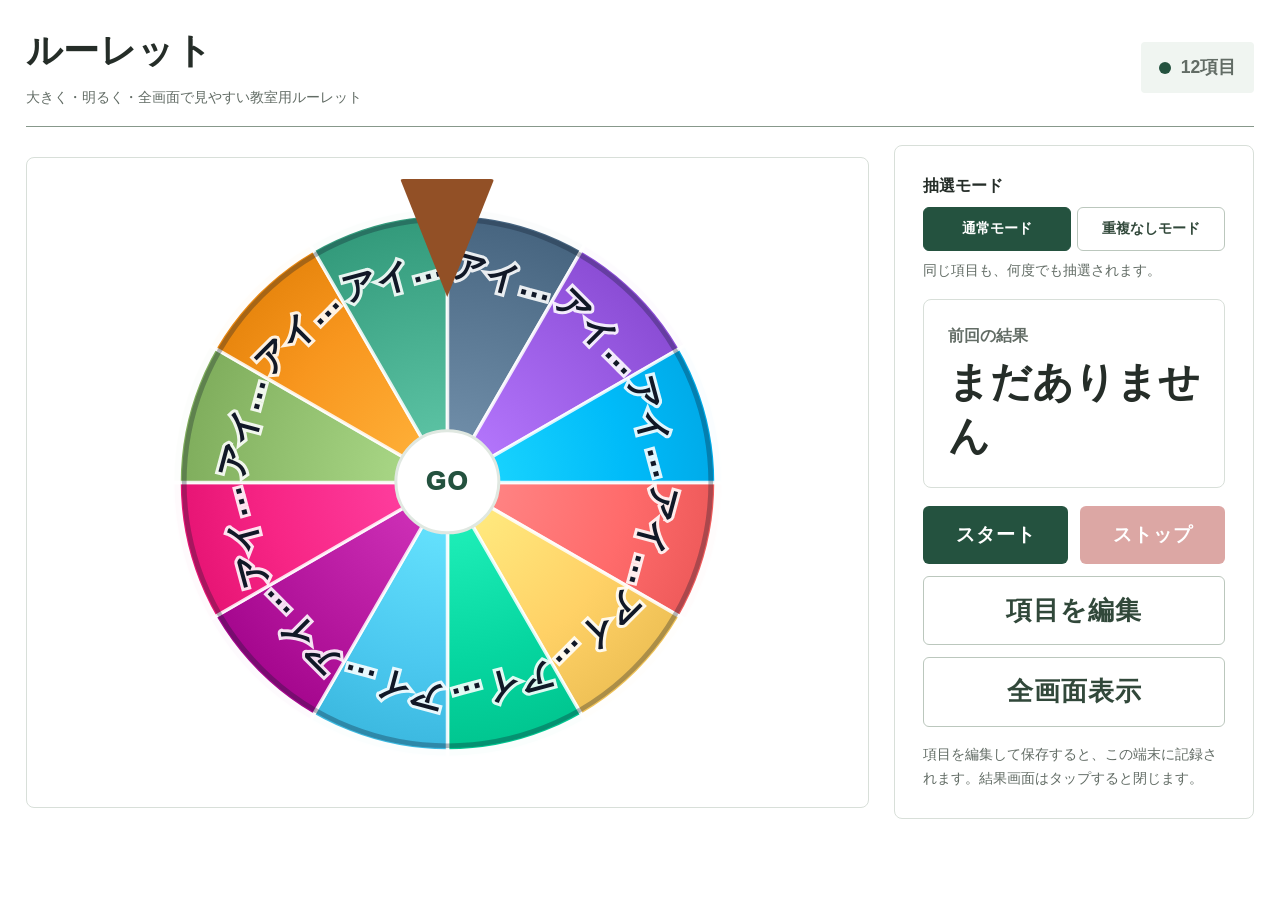
<file: roulette.html>
<!DOCTYPE html>
<html lang="ja">
<head>
    <meta charset="UTF-8">
    <meta name="viewport" content="width=device-width, initial-scale=1.0, viewport-fit=cover">
    <title>ルーレット</title>
    <style>
        :root {
            --bg-1: #101827;
            --bg-2: #18233d;
            --text: #ffffff;
            --muted: rgba(255, 255, 255, 0.72);
            --accent: #ffd166;
            --accent-2: #5eead4;
            --shadow: 0 24px 70px rgba(0, 0, 0, 0.35);
        }

        * { box-sizing: border-box; }

        html,
        body {
            width: 100%;
            min-height: 100%;
            margin: 0;
        }

        body {
            font-family: "Hiragino Kaku Gothic ProN", "Yu Gothic", "Meiryo", system-ui, -apple-system, BlinkMacSystemFont, sans-serif;
            color: var(--text);
            background:
                radial-gradient(circle at 18% 10%, rgba(94, 234, 212, 0.26), transparent 34%),
                radial-gradient(circle at 84% 18%, rgba(255, 209, 102, 0.24), transparent 34%),
                linear-gradient(135deg, var(--bg-1), var(--bg-2));
            overflow-x: hidden;
        }

        body::before {
            content: "";
            position: fixed;
            inset: 0;
            pointer-events: none;
            background-image:
                linear-gradient(rgba(255, 255, 255, 0.035) 1px, transparent 1px),
                linear-gradient(90deg, rgba(255, 255, 255, 0.035) 1px, transparent 1px);
            background-size: 42px 42px;
            mask-image: linear-gradient(to bottom, rgba(0, 0, 0, 0.85), transparent 88%);
        }

        button,
        input { font: inherit; }

        button {
            border: none;
            cursor: pointer;
            color: var(--text);
            touch-action: manipulation;
            -webkit-tap-highlight-color: transparent;
        }

        .app-shell {
            position: relative;
            z-index: 1;
            min-height: 100svh;
            padding: clamp(14px, 2vw, 28px);
        }

        .hero {
            display: flex;
            align-items: center;
            justify-content: space-between;
            gap: 18px;
            margin: 0 auto clamp(14px, 2vh, 24px);
            max-width: 1360px;
        }

        .title-block { text-align: left; }

        h1,
        h2 {
            margin: 0;
            line-height: 1.05;
            letter-spacing: 0.03em;
        }

        h1 {
            font-size: clamp(2.2rem, 5vw, 5rem);
            text-shadow: 0 8px 22px rgba(0, 0, 0, 0.35);
        }

        h2 { font-size: clamp(1.9rem, 4vw, 3.8rem); }

        .subtitle {
            margin: 10px 0 0;
            color: var(--muted);
            font-size: clamp(0.95rem, 1.7vw, 1.35rem);
            font-weight: 700;
        }

        .status-pill {
            display: inline-flex;
            align-items: center;
            gap: 10px;
            padding: 12px 18px;
            border: 1px solid rgba(255, 255, 255, 0.22);
            border-radius: 999px;
            background: rgba(255, 255, 255, 0.12);
            box-shadow: 0 12px 35px rgba(0, 0, 0, 0.18);
            font-size: clamp(0.9rem, 1.4vw, 1.1rem);
            font-weight: 800;
            white-space: nowrap;
        }

        .status-dot {
            width: 12px;
            height: 12px;
            border-radius: 50%;
            background: var(--accent-2);
            box-shadow: 0 0 18px var(--accent-2);
        }

        #mainPage {
            max-width: 1360px;
            margin: 0 auto;
        }

        .main-grid {
            display: grid;
            grid-template-columns: minmax(0, 1fr) minmax(260px, 360px);
            gap: clamp(16px, 2vw, 28px);
            align-items: center;
        }

        .roulette-card,
        .control-card,
        #editPage {
            border: 1px solid rgba(255, 255, 255, 0.18);
            background: linear-gradient(145deg, rgba(255, 255, 255, 0.16), rgba(255, 255, 255, 0.07));
            backdrop-filter: blur(18px);
            box-shadow: var(--shadow);
            border-radius: clamp(22px, 3vw, 38px);
        }

        .roulette-card {
            position: relative;
            display: grid;
            place-items: center;
            min-height: min(78svh, 900px);
            padding: clamp(16px, 2.5vw, 36px);
            overflow: hidden;
        }

        .roulette-card::after {
            content: "";
            position: absolute;
            inset: 18px;
            border: 1px solid rgba(255, 255, 255, 0.13);
            border-radius: clamp(18px, 2.5vw, 30px);
            pointer-events: none;
        }

        #roulette {
            position: relative;
            width: min(82svh, 74vw, 820px);
            height: min(82svh, 74vw, 820px);
            min-width: 300px;
            min-height: 300px;
            filter: drop-shadow(0 30px 45px rgba(0, 0, 0, 0.38));
        }

        #canvas {
            width: 100%;
            height: 100%;
            display: block;
            border-radius: 50%;
            background: rgba(255, 255, 255, 0.94);
        }

        #pointer {
            position: absolute;
            top: -1.8%;
            left: 50%;
            transform: translateX(-50%);
            z-index: 4;
            width: clamp(54px, 8vw, 94px);
            height: clamp(70px, 10vw, 118px);
            filter: drop-shadow(0 10px 16px rgba(0, 0, 0, 0.34));
        }

        #pointer::before {
            content: "";
            position: absolute;
            inset: 0;
            clip-path: polygon(50% 100%, 0 0, 100% 0);
            background: linear-gradient(180deg, #fff7ad 0%, #ffba08 42%, #f97316 100%);
            border-radius: 18px 18px 8px 8px;
        }

        #pointer::after {
            content: "";
            position: absolute;
            top: 10%;
            left: 50%;
            width: 28%;
            height: 32%;
            border-radius: 999px;
            background: rgba(255, 255, 255, 0.8);
            transform: translateX(-50%);
        }

        .wheel-center {
            position: absolute;
            left: 50%;
            top: 50%;
            transform: translate(-50%, -50%);
            z-index: 3;
            display: grid;
            place-items: center;
            width: 18%;
            aspect-ratio: 1;
            border-radius: 50%;
            background: radial-gradient(circle at 35% 25%, #ffffff, #ffd166 52%, #f59e0b 100%);
            border: 8px solid rgba(255, 255, 255, 0.92);
            box-shadow: 0 12px 28px rgba(0, 0, 0, 0.28), inset 0 -8px 14px rgba(146, 64, 14, 0.25);
            color: #7c2d12;
            font-weight: 1000;
            font-size: clamp(0.9rem, 2vw, 1.7rem);
            letter-spacing: 0.06em;
            pointer-events: none;
        }

        .control-card { padding: clamp(18px, 2.4vw, 28px); }

        .result-preview {
            min-height: 132px;
            display: grid;
            align-content: center;
            gap: 8px;
            padding: clamp(18px, 2vw, 24px);
            border-radius: 28px;
            background: rgba(0, 0, 0, 0.24);
            border: 1px solid rgba(255, 255, 255, 0.14);
            text-align: left;
            margin-bottom: 18px;
        }

        .result-label {
            color: var(--muted);
            font-weight: 800;
            font-size: 0.98rem;
        }

        #currentResult {
            font-size: clamp(1.7rem, 3.2vw, 3.4rem);
            line-height: 1.05;
            font-weight: 1000;
            overflow-wrap: anywhere;
        }

        .button-stack {
            display: grid;
            gap: 12px;
        }

        .primary-actions {
            display: grid;
            grid-template-columns: 1fr 1fr;
            gap: 12px;
        }

        .btn {
            position: relative;
            overflow: hidden;
            min-height: clamp(58px, 8vh, 86px);
            padding: 14px 18px;
            border-radius: 24px;
            font-size: clamp(1.08rem, 2vw, 1.7rem);
            font-weight: 1000;
            letter-spacing: 0.04em;
            box-shadow: 0 14px 28px rgba(0, 0, 0, 0.25);
            transition: transform 0.15s ease, box-shadow 0.15s ease, filter 0.15s ease;
        }

        .btn:hover {
            transform: translateY(-2px);
            box-shadow: 0 18px 34px rgba(0, 0, 0, 0.3);
        }

        .btn:active {
            transform: translateY(1px) scale(0.99);
            filter: brightness(0.95);
        }

        .btn-primary { background: linear-gradient(135deg, #22c55e, #14b8a6); }
        .btn-stop { background: linear-gradient(135deg, #ff6b6b, #f97316); }

        .btn-secondary {
            background: linear-gradient(135deg, rgba(255, 255, 255, 0.24), rgba(255, 255, 255, 0.12));
            border: 1px solid rgba(255, 255, 255, 0.18);
        }

        .btn-small {
            min-height: 48px;
            border-radius: 18px;
            font-size: 1rem;
            padding: 10px 14px;
        }

        .hint {
            margin: 16px 0 0;
            color: var(--muted);
            font-size: clamp(0.88rem, 1.25vw, 1rem);
            line-height: 1.6;
            text-align: left;
        }

        #editPage {
            display: none;
            position: relative;
            z-index: 2;
            max-width: 980px;
            margin: 0 auto;
            padding: clamp(18px, 3vw, 34px);
        }

        .edit-header {
            display: flex;
            align-items: flex-start;
            justify-content: space-between;
            gap: 16px;
            margin-bottom: 20px;
        }

        .edit-tools {
            display: grid;
            grid-template-columns: 1fr auto;
            gap: 12px;
            padding: 14px;
            border-radius: 24px;
            background: rgba(0, 0, 0, 0.18);
            border: 1px solid rgba(255, 255, 255, 0.12);
            margin-bottom: 18px;
        }

        input[type="text"] {
            width: 100%;
            min-height: 54px;
            border: 2px solid rgba(255, 255, 255, 0.18);
            border-radius: 18px;
            padding: 12px 16px;
            color: #0f172a;
            background: rgba(255, 255, 255, 0.94);
            font-size: clamp(1rem, 1.5vw, 1.18rem);
            font-weight: 800;
            outline: none;
        }

        input[type="text"]:focus {
            border-color: var(--accent);
            box-shadow: 0 0 0 4px rgba(255, 209, 102, 0.22);
        }

        #itemList {
            display: grid;
            grid-template-columns: repeat(auto-fit, minmax(260px, 1fr));
            gap: 12px;
            list-style: none;
            padding: 0;
            margin: 0 0 20px;
            max-height: 56svh;
            overflow: auto;
            scrollbar-width: thin;
        }

        #itemList li {
            display: grid;
            grid-template-columns: auto 1fr auto;
            align-items: center;
            gap: 10px;
            padding: 10px;
            border-radius: 20px;
            background: rgba(255, 255, 255, 0.13);
            border: 1px solid rgba(255, 255, 255, 0.13);
        }

        .item-number {
            display: grid;
            place-items: center;
            width: 36px;
            height: 36px;
            border-radius: 12px;
            background: rgba(255, 255, 255, 0.18);
            font-weight: 1000;
            color: var(--accent);
        }

        .delete-button {
            min-height: 44px;
            border-radius: 14px;
            padding: 8px 12px;
            background: rgba(255, 107, 107, 0.9);
            font-weight: 900;
        }

        .edit-actions {
            display: flex;
            justify-content: flex-end;
            gap: 12px;
            flex-wrap: wrap;
        }

        #resultPopup {
            display: none;
            position: fixed;
            inset: 0;
            z-index: 50;
            place-items: center;
            padding: 24px;
            background: rgba(3, 7, 18, 0.78);
            backdrop-filter: blur(12px);
        }

        #resultPopupContent {
            width: min(920px, 92vw);
            min-height: min(420px, 62svh);
            display: grid;
            place-items: center;
            gap: 20px;
            padding: clamp(28px, 5vw, 64px);
            border-radius: clamp(28px, 5vw, 54px);
            text-align: center;
            background:
                radial-gradient(circle at 20% 0%, rgba(255, 255, 255, 0.42), transparent 28%),
                linear-gradient(135deg, #ffffff, #fff7ed);
            color: #111827;
            box-shadow: 0 36px 90px rgba(0, 0, 0, 0.48);
            border: 10px solid rgba(255, 209, 102, 0.92);
            animation: popIn 0.28s ease-out;
        }

        .popup-label {
            display: inline-flex;
            align-items: center;
            justify-content: center;
            padding: 10px 18px;
            border-radius: 999px;
            color: #92400e;
            background: #ffedd5;
            font-size: clamp(1rem, 2vw, 1.5rem);
            font-weight: 1000;
            letter-spacing: 0.12em;
        }

        .popup-result {
            font-size: clamp(3rem, 10vw, 8rem);
            line-height: 1.05;
            font-weight: 1000;
            overflow-wrap: anywhere;
        }

        .popup-help {
            color: #64748b;
            font-size: clamp(0.9rem, 1.6vw, 1.2rem);
            font-weight: 800;
        }

        @keyframes popIn {
            from { opacity: 0; transform: scale(0.9) translateY(16px); }
            to { opacity: 1; transform: scale(1) translateY(0); }
        }

        body.app-fullscreen {
            overflow: hidden;
        }

        body.app-fullscreen .app-shell {
            position: fixed;
            inset: 0;
            z-index: 30;
            min-height: 100dvh;
            height: 100dvh;
            padding: clamp(10px, 1.5vw, 20px);
            background:
                radial-gradient(circle at 18% 10%, rgba(94, 234, 212, 0.26), transparent 34%),
                radial-gradient(circle at 84% 18%, rgba(255, 209, 102, 0.24), transparent 34%),
                linear-gradient(135deg, var(--bg-1), var(--bg-2));
            overflow: hidden;
        }

        body.app-fullscreen .hero {
            display: none;
        }

        body.app-fullscreen #mainPage {
            max-width: none;
            width: 100%;
            height: 100%;
        }

        body.app-fullscreen .main-grid {
            width: 100%;
            height: 100%;
            grid-template-columns: minmax(0, 1fr) minmax(220px, 320px);
            gap: clamp(10px, 1.4vw, 18px);
            align-items: stretch;
        }

        body.app-fullscreen .roulette-card {
            min-height: 0;
            height: 100%;
            padding: clamp(10px, 1.6vw, 22px);
        }

        body.app-fullscreen #roulette {
            width: min(94dvh, calc(100vw - 370px));
            height: min(94dvh, calc(100vw - 370px));
            max-width: 100%;
            max-height: 100%;
        }

        body.app-fullscreen .control-card {
            display: grid;
            align-content: center;
            padding: clamp(12px, 1.6vw, 20px);
        }

        body.app-fullscreen .hint {
            display: none;
        }

        @media (max-width: 940px) {
            .hero {
                align-items: flex-start;
                flex-direction: column;
            }

            .main-grid { grid-template-columns: 1fr; }
            .roulette-card { min-height: auto; }

            #roulette {
                width: min(86svh, 92vw, 720px);
                height: min(86svh, 92vw, 720px);
            }

            .control-card {
                display: grid;
                grid-template-columns: minmax(220px, 1fr) minmax(280px, 1.3fr);
                gap: 14px;
                align-items: stretch;
            }

            .result-preview { margin-bottom: 0; }

            body.app-fullscreen .main-grid {
                grid-template-columns: 1fr;
                grid-template-rows: minmax(0, 1fr) auto;
            }

            body.app-fullscreen #roulette {
                width: min(74dvh, 96vw);
                height: min(74dvh, 96vw);
            }

            body.app-fullscreen .control-card {
                grid-template-columns: minmax(180px, 0.8fr) minmax(260px, 1.2fr);
                padding: 10px;
            }

            body.app-fullscreen .btn {
                min-height: 54px;
                font-size: 1.05rem;
                border-radius: 18px;
            }
        }

        @media (max-width: 680px) {
            .app-shell { padding: 12px; }
            .control-card { grid-template-columns: 1fr; }
            .primary-actions,
            .edit-tools { grid-template-columns: 1fr; }
            .edit-header { flex-direction: column; }
            #itemList {
                grid-template-columns: 1fr;
                max-height: 50svh;
            }

            body.app-fullscreen .control-card {
                grid-template-columns: 1fr;
            }

            body.app-fullscreen #roulette {
                width: min(63dvh, 94vw);
                height: min(63dvh, 94vw);
                min-width: 260px;
                min-height: 260px;
            }
        }
    </style>
<link rel="stylesheet" href="./classroom.css?v=20260905">
<style>
    [hidden] { display: none !important; }
    body[data-tool="roulette"] .control-card { min-width: 0; }
    body[data-tool="roulette"] .primary-actions .btn { padding-inline: 8px; white-space: nowrap; font-size: clamp(1rem, 1.5vw, 1.5rem); }
    .draw-settings { min-width: 0; margin-bottom: 18px; }
    .mode-label { display: block; margin-bottom: 8px; font-size: 1rem; font-weight: 700; }
    .mode-switch { display: grid; grid-template-columns: 1fr 1fr; gap: 6px; }
    body[data-tool="roulette"] .mode-button {
        min-height: 44px; padding: 10px 8px; font-size: .875rem;
        color: #31483a; background: #fff; border: 1px solid #bbc7bd;
    }
    body[data-tool="roulette"] .mode-button[aria-pressed="true"] {
        color: #fff; background: #24523f; border-color: #24523f;
    }
    .mode-help { margin: 8px 0 0; font-size: .875rem; line-height: 1.6; color: #626c65; }
    .draw-progress { margin-top: 12px; padding-top: 12px; border-top: 1px solid #d8dfd9; }
    .draw-progress p { margin: 0 0 8px; font-size: 1rem; font-weight: 700; font-variant-numeric: tabular-nums; }
    .restore-actions { display: flex; flex-wrap: wrap; gap: 8px; }
    body[data-tool="roulette"] .restore-button {
        min-height: 44px; padding: 8px 12px; font-size: .875rem;
        color: #31483a; background: #fff; border: 1px solid #bbc7bd;
    }
    body[data-tool="roulette"] button:disabled { opacity: .45; cursor: default; transform: none; }
    .storage-notice { margin: 8px 0 0; color: #925026; font-size: .875rem; }
    body[data-tool="roulette"] .wheel-center:has(.wheel-empty) { width: 62%; aspect-ratio: auto; padding: 18px 10px; border-radius: 8px; }
    .wheel-empty { text-align: center; font-size: clamp(1rem, 3vw, 1.7rem); line-height: 1.5; letter-spacing: 0; }
    .wheel-empty small { display: block; margin-top: 4px; font-size: .875rem; font-weight: 500; }
    #currentResult { line-height: 1.3; }
    #resultPopup { overflow-y: auto; }
    #resultPopupContent { max-width: 100%; }
    .popup-result { max-width: 100%; line-height: 1.3; }
    @media (min-width: 681px) and (max-width: 940px) {
        .draw-settings { grid-column: 1 / -1; margin-bottom: 0; }
        .mode-switch { max-width: 360px; }
        .draw-progress { display: flex; align-items: center; flex-wrap: wrap; gap: 8px 16px; }
        .draw-progress p { margin: 0; }
    }
    body.app-fullscreen .control-card { overflow-y: auto; align-content: start; }
    body.app-fullscreen .draw-settings { margin-bottom: 12px; }
    body.app-fullscreen .result-preview { min-height: 76px; padding: 12px; margin-bottom: 12px; }
    body.app-fullscreen #currentResult { font-size: clamp(1.125rem, 2.5vw, 2.5rem); }
    body.app-fullscreen .btn { min-height: 52px; padding: 10px; font-size: 1rem; }
    @media (max-width: 940px) {
        body.app-fullscreen .draw-settings { margin-bottom: 0; }
        body.app-fullscreen .roulette-card { overflow: hidden; }
        body[data-tool="roulette"].app-fullscreen #roulette { width: auto; height: min(100%, 92vw); min-width: 0; min-height: 0; aspect-ratio: 1; }
    }
    @media (max-width: 680px) {
        body.app-fullscreen .main-grid { grid-template-rows: minmax(100px, 1fr) auto; }
        body.app-fullscreen .control-card { padding: 10px; gap: 8px; max-height: 70dvh; }
        body.app-fullscreen .primary-actions { grid-template-columns: 1fr 1fr; }
        body.app-fullscreen .button-stack { grid-template-columns: 1fr 1fr; gap: 8px; }
        body.app-fullscreen .primary-actions { grid-column: 1 / -1; }
        body.app-fullscreen .result-preview { margin: 0; min-height: 64px; padding: 8px 12px; }
        body.app-fullscreen .draw-progress { margin-top: 8px; padding-top: 8px; }
        body.app-fullscreen .mode-help { display: none; }
    }
    @media (max-height: 520px) and (orientation: landscape) {
        body.app-fullscreen .main-grid { grid-template-columns: minmax(0, 1fr) minmax(280px, 42%); grid-template-rows: 1fr; }
        body.app-fullscreen .control-card { display: block; max-height: 100%; padding: 10px; }
        body.app-fullscreen .draw-settings { margin-bottom: 8px; }
        body.app-fullscreen .draw-progress { margin-top: 6px; padding-top: 6px; }
        body.app-fullscreen .mode-help { display: none; }
        body.app-fullscreen .button-stack { display: grid; grid-template-columns: 1fr 1fr; gap: 8px; }
        body.app-fullscreen .primary-actions { grid-template-columns: 1fr 1fr; grid-column: 1 / -1; }
    }
    @media (prefers-reduced-motion: reduce) {
        #resultPopupContent { animation: none; }
    }
</style>
</head>
<body data-tool="roulette">
    <div class="app-shell">
        <header class="hero">
            <div class="title-block">
                <h1>ルーレット</h1>
                <p class="subtitle">大きく・明るく・全画面で見やすい教室用ルーレット</p>
            </div>
            <div class="status-pill" aria-live="polite"><span class="status-dot"></span><span id="itemCountLabel">0項目</span></div>
        </header>

        <main id="mainPage">
            <div class="main-grid">
                <section class="roulette-card" aria-label="ルーレット">
                    <div id="roulette">
                        <div id="pointer" aria-hidden="true"></div>
                        <canvas id="canvas"></canvas>
                        <div class="wheel-center">GO</div>
                    </div>
                </section>

                <aside class="control-card">
                    <div class="draw-settings">
                        <span class="mode-label" id="drawModeLabel">抽選モード</span>
                        <div class="mode-switch" role="group" aria-labelledby="drawModeLabel">
                            <button class="mode-button" data-draw-mode="normal" aria-pressed="true" aria-describedby="modeHelp">通常モード</button>
                            <button class="mode-button" data-draw-mode="unique" aria-pressed="false" aria-describedby="modeHelp">重複なしモード</button>
                        </div>
                        <p class="mode-help" id="modeHelp">同じ項目も、何度でも抽選されます。</p>
                        <div class="draw-progress" id="drawProgress" hidden>
                            <p id="remainingLabel" role="status"></p>
                            <div class="restore-actions">
                                <button class="restore-button" id="undoDrawButton">1つ戻す</button>
                                <button class="restore-button" id="resetDrawButton">すべて戻す</button>
                            </div>
                        </div>
                        <p class="storage-notice" id="drawStorageNotice" role="status" hidden>抽選状況を保存できません。この画面を開いている間は使えます。</p>
                    </div>
                    <div class="result-preview">
                        <div class="result-label">前回の結果</div>
                        <div id="currentResult">まだありません</div>
                    </div>
                    <div class="button-stack">
                        <div class="primary-actions">
                            <button id="startButton" class="btn btn-primary">スタート</button>
                            <button id="stopButton" class="btn btn-stop">ストップ</button>
                        </div>
                        <button id="editButton" class="btn btn-secondary">項目を編集</button>
                        <button id="fullscreenButton" class="btn btn-secondary">全画面表示</button>
                    </div>
                    <p class="hint">項目を編集して保存すると、この端末に記録されます。結果画面はタップすると閉じます。</p>
                </aside>
            </div>
        </main>

        <section id="editPage" aria-label="ルーレット編集">
            <div class="edit-header">
                <div>
                    <h2>項目を編集</h2>
                    <p class="subtitle">名前・番号・活動内容など、ルーレットに入れたい項目を設定できます。</p>
                </div>
                <div class="status-pill"><span class="status-dot"></span><span id="editItemCountLabel">0項目</span></div>
            </div>

            <div class="edit-tools">
                <input type="text" id="newItem" placeholder="追加する項目を入力">
                <button id="addItemButton" class="btn btn-primary btn-small">追加</button>
            </div>

            <ul id="itemList"></ul>

            <div class="edit-actions">
                <button id="cancelButton" class="btn btn-secondary btn-small">戻る</button>
                <button id="saveButton" class="btn btn-primary btn-small">保存して反映</button>
            </div>
        </section>
    </div>

    <div id="resultPopup" role="dialog" aria-modal="true" aria-label="結果">
        <div id="resultPopupContent"></div>
    </div>

    <script>
        let items = [];
        const canvas = document.getElementById('canvas');
        const ctx = canvas.getContext('2d');
        const roulette = document.getElementById('roulette');
        const fullscreenButton = document.getElementById('fullscreenButton');
        let startAngle = 0;
        let spinTimeout = null;
        let slowDownTimeout = null;
        let spinAngle = 0;
        let isSpinning = false;
        let isStopping = false;
        let canvasSize = 900;
        let appFullscreen = false;
        const drawStateKey = 'rouletteDrawState.v1';
        let drawMode = 'normal';
        let drawnItems = [];
        let editSnapshot = null;

        try {
            const savedItems = localStorage.getItem('rouletteItems');
            if (savedItems) items = JSON.parse(savedItems) || [];
        } catch (error) {
            items = [];
        }

        if (!Array.isArray(items) || items.length < 2) {
            items = ["アイテム1", "アイテム2", "アイテム3", "アイテム4", "アイテム5", "アイテム6", "アイテム7", "アイテム8", "アイテム9", "アイテム10", "アイテム11", "アイテム12"];
        }

        try {
            const savedState = JSON.parse(localStorage.getItem(drawStateKey));
            if (savedState && savedState.mode === 'unique') drawMode = 'unique';
            if (savedState && JSON.stringify(savedState.items) === JSON.stringify(items) && Array.isArray(savedState.drawnItems)) {
                const knownItems = new Set(items.map(getItemKey));
                drawnItems = [...new Set(savedState.drawnItems.filter(item => typeof item === 'string' && knownItems.has(item)))];
            }
        } catch (error) {
            // 既存の登録項目は、新しい抽選状態とは独立して読み込みます。
        }

        document.querySelectorAll('[data-draw-mode]').forEach(button => {
            button.addEventListener('click', () => setDrawMode(button.dataset.drawMode));
        });
        document.getElementById('undoDrawButton').addEventListener('click', undoDraw);
        document.getElementById('resetDrawButton').addEventListener('click', resetDraw);

        document.getElementById('startButton').addEventListener('click', startSpin);
        document.getElementById('stopButton').addEventListener('click', stopSpin);
        document.getElementById('editButton').addEventListener('click', showEditPage);
        document.getElementById('saveButton').addEventListener('click', saveItems);
        document.getElementById('cancelButton').addEventListener('click', hideEditPage);
        document.getElementById('addItemButton').addEventListener('click', addItem);
        fullscreenButton.addEventListener('click', toggleFullscreen);
        document.getElementById('newItem').addEventListener('keydown', function(event) {
            if (event.key === 'Enter') addItem();
        });
        document.getElementById('resultPopup').addEventListener('click', function() {
            closeResultPopup();
        });
        window.addEventListener('resize', scheduleResize);
        window.addEventListener('orientationchange', scheduleResize);
        document.addEventListener('fullscreenchange', function() {
            const nativeFullscreen = Boolean(document.fullscreenElement);
            setAppFullscreen(nativeFullscreen || appFullscreen, nativeFullscreen ? 'native' : 'sync');
        });
        document.addEventListener('keydown', function(event) {
            if (event.key === 'Escape' && document.getElementById('resultPopup').style.display === 'grid') {
                closeResultPopup();
                return;
            }
            if (event.key === 'Escape' && appFullscreen && !document.fullscreenElement) {
                setAppFullscreen(false);
            }
        });

        scheduleResize();
        updateCountLabels();

        function getItemKey(item) {
            return String(item == null ? '' : item).trim() || '未入力';
        }

        function getAvailableItems() {
            if (drawMode === 'normal') return items;
            const excluded = new Set(drawnItems);
            return items.filter(item => !excluded.has(getItemKey(item)));
        }

        function saveDrawState() {
            try {
                localStorage.setItem(drawStateKey, JSON.stringify({ mode: drawMode, items, drawnItems }));
                document.getElementById('drawStorageNotice').hidden = true;
            } catch (error) {
                document.getElementById('drawStorageNotice').hidden = false;
            }
        }

        function setDrawMode(mode) {
            if (isSpinning || (mode !== 'normal' && mode !== 'unique')) return;
            drawMode = mode;
            saveDrawState();
            updateCountLabels();
            drawRouletteWheel();
        }

        function undoDraw() {
            if (isSpinning || !drawnItems.length) return;
            drawnItems.pop();
            refreshDrawProgress();
        }

        function resetDraw() {
            if (isSpinning || !drawnItems.length) return;
            if (!confirm('抽選済みの項目をすべて戻して、最初から抽選しますか？')) return;
            drawnItems = [];
            refreshDrawProgress();
        }

        function refreshDrawProgress() {
            document.getElementById('currentResult').textContent = 'まだありません';
            saveDrawState();
            updateCountLabels();
            drawRouletteWheel();
        }

        function closeResultPopup() {
            document.getElementById('resultPopup').style.display = 'none';
            drawRouletteWheel();
            const nextButton = document.getElementById('startButton');
            (nextButton.disabled ? document.getElementById('resetDrawButton') : nextButton).focus();
        }

        function scheduleResize() {
            requestAnimationFrame(function() {
                resizeCanvas();
                setTimeout(resizeCanvas, 120);
            });
        }

        function resizeCanvas() {
            const rect = roulette.getBoundingClientRect();
            const deviceRatio = window.devicePixelRatio || 1;
            const displaySize = Math.max(260, Math.floor(Math.min(rect.width || 600, rect.height || rect.width || 600)));
            canvasSize = Math.max(360, Math.round(displaySize * deviceRatio));
            canvas.width = canvasSize;
            canvas.height = canvasSize;
            drawRouletteWheel();
        }

        function drawRouletteWheel() {
            const availableItems = getAvailableItems();
            const center = canvasSize / 2;
            const outsideRadius = canvasSize * 0.47;
            const textRadius = canvasSize * 0.36;
            const innerRadius = canvasSize * 0.04;
            const totalItems = Math.max(availableItems.length, 1);
            const arc = 2 * Math.PI / totalItems;

            ctx.clearRect(0, 0, canvasSize, canvasSize);
            ctx.save();
            ctx.beginPath();
            ctx.arc(center, center, outsideRadius + canvasSize * 0.025, 0, Math.PI * 2);
            ctx.fillStyle = 'rgba(255,255,255,0.92)';
            ctx.fill();
            ctx.restore();

            const wheelCenter = document.querySelector('.wheel-center');
            if (!availableItems.length) {
                wheelCenter.innerHTML = '<span class="wheel-empty">すべて出ました<small>「すべて戻す」で、もう一度</small></span>';
                ctx.beginPath();
                ctx.arc(center, center, outsideRadius, 0, Math.PI * 2);
                ctx.fillStyle = '#edf4ee';
                ctx.fill();
                return;
            }
            wheelCenter.textContent = 'GO';

            for (let i = 0; i < totalItems; i++) {
                const angle = startAngle + i * arc;
                const gradient = ctx.createRadialGradient(center, center, innerRadius, center, center, outsideRadius);
                gradient.addColorStop(0, lightenColor(getColor(i), 28));
                gradient.addColorStop(0.62, getColor(i));
                gradient.addColorStop(1, darkenColor(getColor(i), 18));

                ctx.beginPath();
                ctx.arc(center, center, outsideRadius, angle, angle + arc, false);
                ctx.arc(center, center, innerRadius, angle + arc, angle, true);
                ctx.closePath();
                ctx.fillStyle = gradient;
                ctx.fill();
                ctx.lineWidth = Math.max(3, canvasSize * 0.006);
                ctx.strokeStyle = 'rgba(255,255,255,0.85)';
                ctx.stroke();
                drawText(availableItems[i], angle, arc, textRadius, center, totalItems);
            }

            ctx.save();
            ctx.beginPath();
            ctx.arc(center, center, outsideRadius, 0, Math.PI * 2);
            ctx.lineWidth = canvasSize * 0.028;
            ctx.strokeStyle = 'rgba(255, 255, 255, 0.98)';
            ctx.stroke();
            ctx.beginPath();
            ctx.arc(center, center, outsideRadius - canvasSize * 0.02, 0, Math.PI * 2);
            ctx.lineWidth = canvasSize * 0.008;
            ctx.strokeStyle = 'rgba(15, 23, 42, 0.3)';
            ctx.stroke();
            ctx.restore();
        }

        function drawText(text, angle, arc, textRadius, center, totalItems) {
            const cleanText = String(text || '').trim() || '未入力';
            const fontSize = Math.max(18, Math.min(canvasSize * 0.058, canvasSize * 0.82 / Math.max(cleanText.length, 4), 48));
            ctx.save();
            ctx.translate(center + Math.cos(angle + arc / 2) * textRadius, center + Math.sin(angle + arc / 2) * textRadius);
            ctx.rotate(angle + arc / 2 + Math.PI / 2);
            ctx.textAlign = 'center';
            ctx.textBaseline = 'middle';
            ctx.font = `900 ${fontSize}px "Hiragino Kaku Gothic ProN", "Yu Gothic", sans-serif`;
            ctx.lineWidth = Math.max(4, fontSize * 0.18);
            ctx.strokeStyle = 'rgba(255,255,255,0.88)';
            ctx.fillStyle = '#111827';
            const maxWidth = Math.max(80, canvasSize * (totalItems > 10 ? 0.2 : 0.28));
            const displayText = fitText(cleanText, maxWidth);
            ctx.strokeText(displayText, 0, 0);
            ctx.fillText(displayText, 0, 0);
            ctx.restore();
        }

        function fitText(text, maxWidth) {
            if (ctx.measureText(text).width <= maxWidth) return text;
            let fitted = text;
            while (fitted.length > 1 && ctx.measureText(fitted + '…').width > maxWidth) {
                fitted = fitted.slice(0, -1);
            }
            return fitted + '…';
        }

        function getColor(index) {
            const colors = ['#ff6b6b', '#ffd166', '#06d6a0', '#4cc9f0', '#b5179e', '#f72585', '#90be6d', '#f8961e', '#43aa8b', '#577590', '#9b5de5', '#00bbf9'];
            return colors[index % colors.length];
        }

        function lightenColor(hex, amount) { return adjustColor(hex, amount); }
        function darkenColor(hex, amount) { return adjustColor(hex, -amount); }

        function adjustColor(hex, amount) {
            const color = hex.replace('#', '');
            const number = parseInt(color, 16);
            let r = (number >> 16) + amount;
            let g = ((number >> 8) & 0x00FF) + amount;
            let b = (number & 0x0000FF) + amount;
            r = Math.max(0, Math.min(255, r));
            g = Math.max(0, Math.min(255, g));
            b = Math.max(0, Math.min(255, b));
            return `rgb(${r}, ${g}, ${b})`;
        }

        function spin() {
            startAngle += spinAngle * Math.PI / 180;
            drawRouletteWheel();
            spinTimeout = requestAnimationFrame(spin);
        }

        function startSpin() {
            if (isSpinning || !getAvailableItems().length) return;
            cancelAnimationFrame(spinTimeout);
            cancelAnimationFrame(slowDownTimeout);
            isSpinning = true;
            isStopping = false;
            document.getElementById('currentResult').textContent = '回転中...';
            spinAngle = Math.random() * 5 + 12;
            updateCountLabels();
            spin();
        }

        function stopSpin() {
            if (!isSpinning || isStopping) return;
            isStopping = true;
            updateCountLabels();
            function slowDown() {
                if (spinAngle > 0.18) {
                    spinAngle *= 0.965;
                    slowDownTimeout = requestAnimationFrame(slowDown);
                } else {
                    cancelAnimationFrame(spinTimeout);
                    cancelAnimationFrame(slowDownTimeout);
                    isSpinning = false;
                    isStopping = false;
                    displayResult();
                }
            }
            slowDown();
        }

        function displayResult() {
            const availableItems = getAvailableItems();
            if (!availableItems.length) return;
            const degrees = startAngle * 180 / Math.PI + 90;
            const arcd = 360 / availableItems.length;
            const index = Math.floor((360 - degrees % 360) / arcd) % availableItems.length;
            const text = availableItems[index];
            document.getElementById('currentResult').textContent = text;
            document.getElementById('resultPopupContent').innerHTML = `
                <div class="popup-label">結果</div>
                <div class="popup-result">${escapeHtml(text)}</div>
                <div class="popup-help">${drawMode === 'unique' ? 'この項目は次の抽選から外れます。' : '画面をタップすると閉じます'}</div>
                <button id="closeResultButton" class="btn btn-primary btn-small">閉じる</button>
            `;
            if (drawMode === 'unique') {
                drawnItems.push(getItemKey(text));
                saveDrawState();
            }
            updateCountLabels();
            document.getElementById('resultPopup').style.display = 'grid';
            document.getElementById('closeResultButton').focus();
        }

        function showEditPage() {
            if (isSpinning) {
                cancelAnimationFrame(spinTimeout);
                cancelAnimationFrame(slowDownTimeout);
                isSpinning = false;
                isStopping = false;
            }
            setAppFullscreen(false);
            editSnapshot = { items: [...items], drawnItems: [...drawnItems] };
            document.getElementById('mainPage').style.display = 'none';
            document.getElementById('editPage').style.display = 'block';
            updateItemList();
        }

        function hideEditPage() {
            if (editSnapshot) {
                items = editSnapshot.items;
                drawnItems = editSnapshot.drawnItems;
                editSnapshot = null;
            }
            document.getElementById('editPage').style.display = 'none';
            document.getElementById('mainPage').style.display = 'block';
            updateCountLabels();
            scheduleResize();
        }

        function updateItemList() {
            const itemList = document.getElementById('itemList');
            itemList.innerHTML = '';
            items.forEach(function(item, index) {
                const li = document.createElement('li');
                const number = document.createElement('span');
                number.className = 'item-number';
                number.textContent = index + 1;

                const input = document.createElement('input');
                input.type = 'text';
                input.value = item;
                input.dataset.index = index;
                input.setAttribute('aria-label', `${index + 1}番目の項目`);
                input.addEventListener('input', function() {
                    items[Number(this.dataset.index)] = this.value;
                    updateCountLabels();
                });

                const deleteButton = document.createElement('button');
                deleteButton.textContent = '削除';
                deleteButton.className = 'delete-button';
                deleteButton.dataset.index = index;
                deleteButton.addEventListener('click', function() {
                    if (items.length <= 2) {
                        alert('項目は2つ以上必要です。');
                        return;
                    }
                    items.splice(Number(this.dataset.index), 1);
                    updateItemList();
                });

                li.appendChild(number);
                li.appendChild(input);
                li.appendChild(deleteButton);
                itemList.appendChild(li);
            });
            updateCountLabels();
        }

        function addItem() {
            const input = document.getElementById('newItem');
            const newItem = input.value.trim();
            if (!newItem) return;
            items.push(newItem);
            input.value = '';
            updateItemList();
            input.focus();
        }

        function saveItems() {
            items = items.map(item => String(item).trim()).filter(Boolean);
            if (items.length < 2) {
                alert('項目は2つ以上入力してください。');
                updateItemList();
                return;
            }
            try {
                localStorage.setItem('rouletteItems', JSON.stringify(items));
            } catch (error) {
                alert('保存できませんでした。ブラウザの容量や設定を確認してください。');
                return;
            }
            drawnItems = drawnItems.filter(item => items.some(candidate => getItemKey(candidate) === item));
            editSnapshot = null;
            saveDrawState();
            hideEditPage();
        }

        function updateCountLabels() {
            const remaining = getAvailableItems().length;
            document.getElementById('itemCountLabel').textContent = drawMode === 'unique' ? `残り${remaining} / ${items.length}件` : `${items.length}項目`;
            document.getElementById('editItemCountLabel').textContent = `${items.length}項目`;
            document.getElementById('remainingLabel').textContent = remaining ? `残り ${remaining} / ${items.length} 件` : 'すべての項目を抽選しました';
            document.getElementById('drawProgress').hidden = drawMode !== 'unique';
            document.getElementById('modeHelp').textContent = drawMode === 'unique' ? '出た名前・番号は、次の抽選から消えます。' : '同じ項目も、何度でも抽選されます。';
            document.querySelectorAll('[data-draw-mode]').forEach(button => {
                button.setAttribute('aria-pressed', String(button.dataset.drawMode === drawMode));
                button.disabled = isSpinning;
            });
            document.getElementById('startButton').disabled = isSpinning || !remaining;
            document.getElementById('stopButton').disabled = !isSpinning || isStopping;
            document.getElementById('undoDrawButton').disabled = isSpinning || !drawnItems.length;
            document.getElementById('resetDrawButton').disabled = isSpinning || !drawnItems.length;
        }

        async function toggleFullscreen() {
            const isNativeFullscreen = Boolean(document.fullscreenElement);
            if (isNativeFullscreen) {
                try {
                    if (document.exitFullscreen) await document.exitFullscreen();
                } catch (error) {
                    setAppFullscreen(false);
                }
                setAppFullscreen(false);
                return;
            }

            if (appFullscreen) {
                setAppFullscreen(false);
                return;
            }

            if (document.documentElement.requestFullscreen) {
                try {
                    await document.documentElement.requestFullscreen();
                    setAppFullscreen(true, 'native');
                    return;
                } catch (error) {
                    setAppFullscreen(true, 'fallback');
                    return;
                }
            }

            setAppFullscreen(true, 'fallback');
        }

        function setAppFullscreen(enabled) {
            appFullscreen = Boolean(enabled);
            document.body.classList.toggle('app-fullscreen', appFullscreen);
            fullscreenButton.textContent = appFullscreen ? '全画面を終了' : '全画面表示';
            scheduleResize();
        }

        function escapeHtml(value) {
            return String(value).replace(/[&<>'"]/g, function(char) {
                return {
                    '&': '&amp;',
                    '<': '&lt;',
                    '>': '&gt;',
                    "'": '&#39;',
                    '"': '&quot;'
                }[char];
            });
        }
    </script>
</body>
</html>
</file>
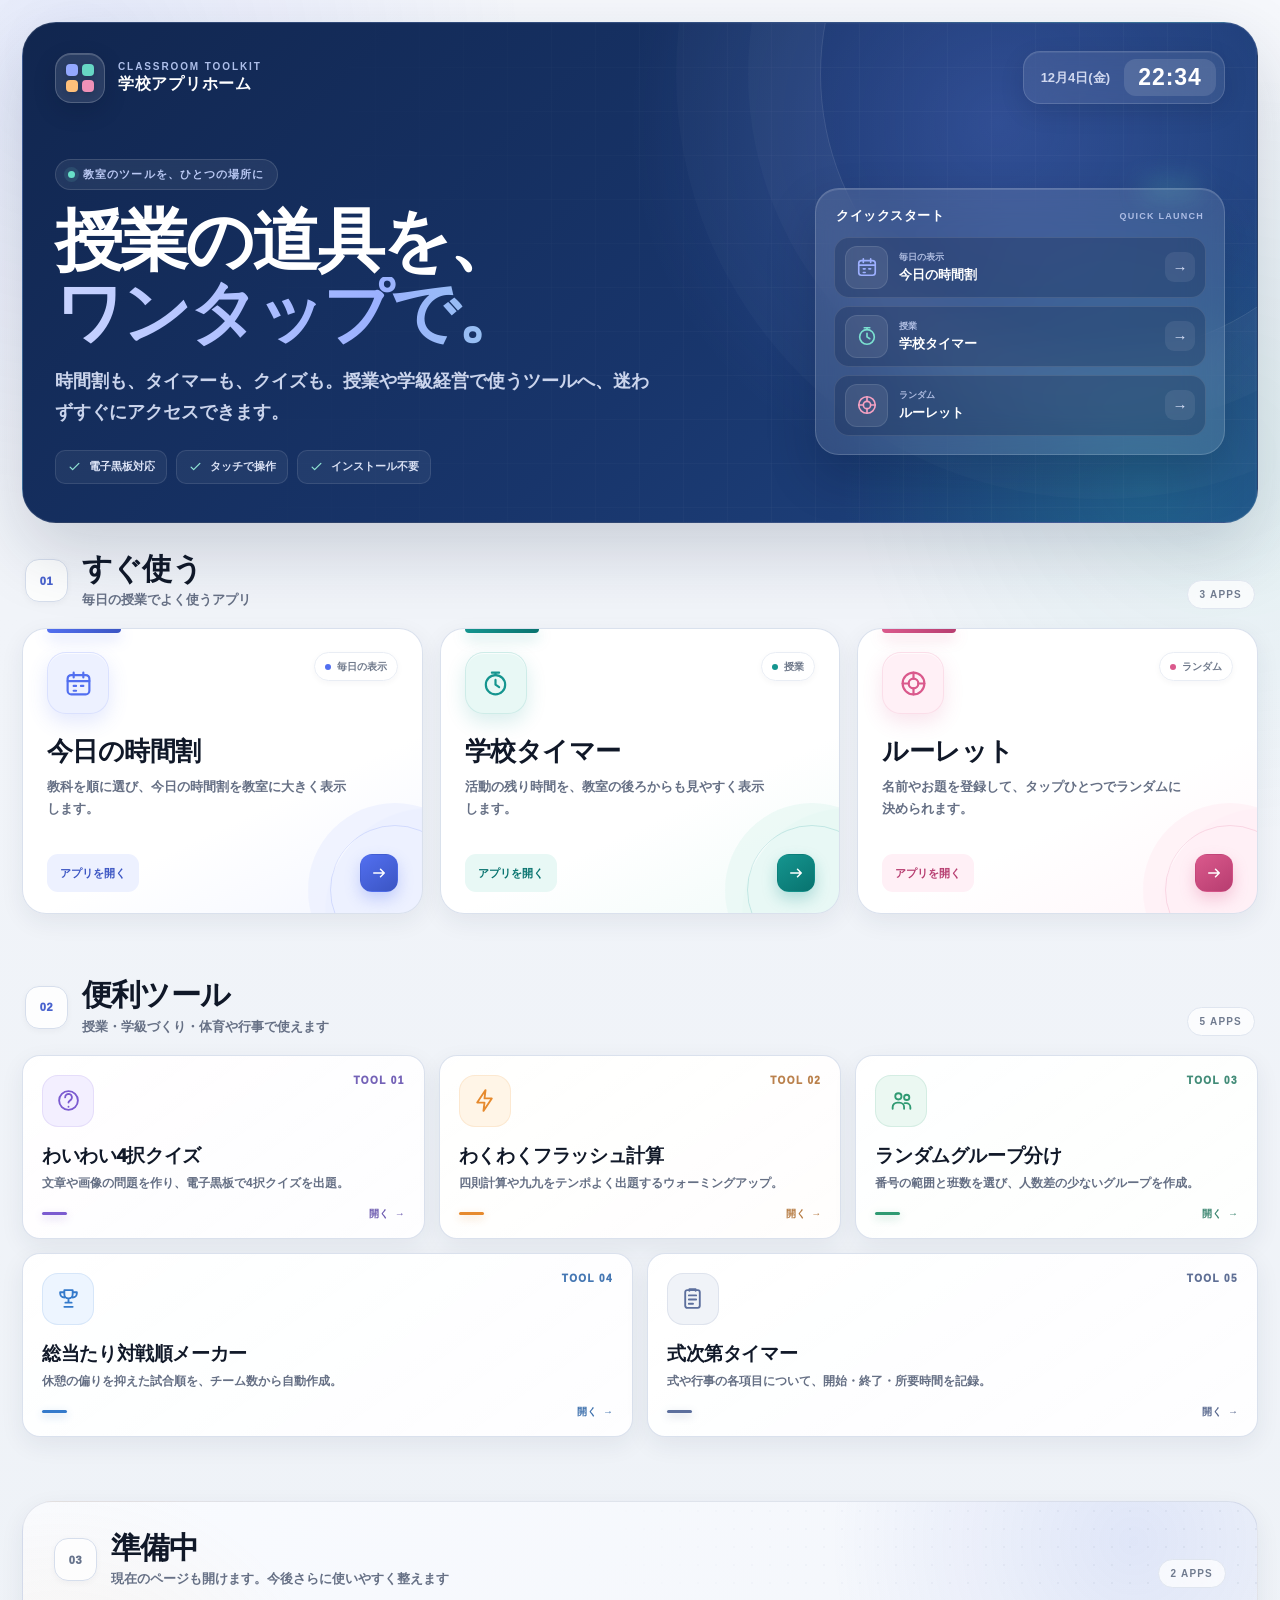
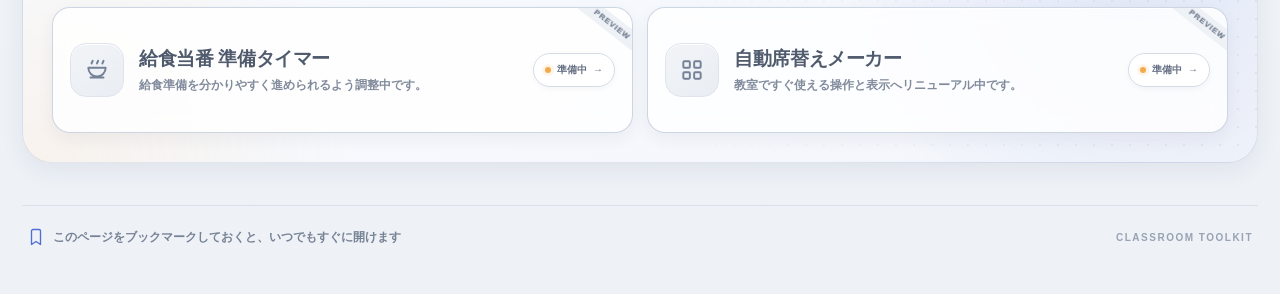
<file: school-apps.html>
<!doctype html>
<html lang="ja">
<head>
  <meta charset="utf-8">
  <meta name="viewport" content="width=device-width,initial-scale=1,viewport-fit=cover">
  <meta name="theme-color" content="#132a58">
  <meta name="description" content="授業や学級経営で使う学校向けWebアプリを、ワンタップで開けるホーム画面です。">
  <title>学校アプリホーム</title>
  <style>
    :root {
      --ink: #172033;
      --ink-strong: #101828;
      --muted: #667085;
      --muted-soft: #8993a4;
      --line: #dfe5ef;
      --line-soft: #e9edf4;
      --surface: #ffffff;
      --canvas: #f1f4f9;
      --navy: #132a58;
      --navy-2: #1b3972;
      --blue: #526ff0;
      --focus: #8ea5ff;
      --shadow-xs: 0 2px 6px rgba(16, 24, 40, .04);
      --shadow-sm: 0 8px 24px rgba(31, 42, 68, .07);
      --shadow-md: 0 18px 45px rgba(31, 42, 68, .12);
      --shadow-lg: 0 28px 70px rgba(18, 34, 68, .18);
      --radius-xl: 30px;
      --radius-lg: 24px;
      --radius-md: 18px;
    }

    * { box-sizing: border-box; }

    html {
      min-height: 100%;
      background: var(--canvas);
      scroll-behavior: smooth;
    }

    body {
      min-height: 100vh;
      min-height: 100dvh;
      margin: 0;
      color: var(--ink);
      background:
        radial-gradient(circle at 6% 3%, rgba(82, 111, 240, .11), transparent 28rem),
        radial-gradient(circle at 96% 24%, rgba(30, 177, 159, .08), transparent 24rem),
        linear-gradient(180deg, #f6f8fc 0, var(--canvas) 38rem, #eef2f7 100%);
      font-family: -apple-system, BlinkMacSystemFont, "Hiragino Sans", "Yu Gothic UI", "Yu Gothic", Meiryo, sans-serif;
      -webkit-font-smoothing: antialiased;
      text-rendering: optimizeLegibility;
    }

    a { color: inherit; }
    a, button { -webkit-tap-highlight-color: transparent; }
    [hidden] { display: none !important; }

    a:focus-visible {
      outline: 4px solid var(--focus);
      outline-offset: 4px;
    }

    .page {
      width: min(1380px, calc(100% - 44px));
      margin: 0 auto;
      padding:
        max(22px, env(safe-area-inset-top))
        max(0px, env(safe-area-inset-right))
        max(48px, env(safe-area-inset-bottom))
        max(0px, env(safe-area-inset-left));
    }

    .hero {
      position: relative;
      isolation: isolate;
      overflow: hidden;
      min-height: 420px;
      padding: 28px 32px 38px;
      border: 1px solid rgba(255, 255, 255, .11);
      border-radius: 34px;
      color: #fff;
      background:
        radial-gradient(circle at 79% 20%, rgba(115, 143, 255, .26), transparent 23rem),
        radial-gradient(circle at 91% 93%, rgba(38, 205, 180, .20), transparent 19rem),
        linear-gradient(135deg, #11264f 0%, #18356b 56%, #214784 100%);
      box-shadow: var(--shadow-lg);
    }

    .hero::before {
      content: "";
      position: absolute;
      inset: 0;
      z-index: -2;
      opacity: .11;
      background-image:
        linear-gradient(rgba(255, 255, 255, .25) 1px, transparent 1px),
        linear-gradient(90deg, rgba(255, 255, 255, .25) 1px, transparent 1px);
      background-size: 44px 44px;
      mask-image: linear-gradient(90deg, transparent 12%, #000 65%);
    }

    .hero::after {
      content: "";
      position: absolute;
      z-index: -1;
      top: -230px;
      right: -125px;
      width: 560px;
      height: 560px;
      border: 1px solid rgba(255, 255, 255, .12);
      border-radius: 50%;
      box-shadow:
        0 0 0 72px rgba(255, 255, 255, .025),
        0 0 0 144px rgba(255, 255, 255, .018);
      pointer-events: none;
    }

    .topbar {
      position: relative;
      z-index: 3;
      display: flex;
      align-items: center;
      justify-content: space-between;
      gap: 24px;
    }

    .brand {
      display: flex;
      min-width: 0;
      align-items: center;
      gap: 13px;
    }

    .brand-mark {
      display: grid;
      grid-template-columns: repeat(2, 12px);
      grid-template-rows: repeat(2, 12px);
      flex: 0 0 auto;
      width: 50px;
      height: 50px;
      place-content: center;
      gap: 4px;
      border: 1px solid rgba(255, 255, 255, .19);
      border-radius: 16px;
      background: rgba(255, 255, 255, .10);
      box-shadow: inset 0 1px 0 rgba(255, 255, 255, .17), 0 8px 22px rgba(4, 15, 38, .18);
      backdrop-filter: blur(14px);
    }

    .brand-mark span { border-radius: 4px; box-shadow: 0 2px 5px rgba(0, 0, 0, .12); }
    .brand-mark span:nth-child(1) { background: #93a8ff; }
    .brand-mark span:nth-child(2) { background: #67d7c4; }
    .brand-mark span:nth-child(3) { background: #ffc07a; }
    .brand-mark span:nth-child(4) { background: #ef91b7; }

    .brand-copy small {
      display: block;
      margin-bottom: 2px;
      color: #aebfea;
      font-size: 10px;
      font-weight: 850;
      letter-spacing: .19em;
    }

    .brand-copy strong {
      display: block;
      font-size: 16px;
      font-weight: 900;
      letter-spacing: .045em;
    }

    .date-time {
      display: flex;
      min-height: 52px;
      align-items: center;
      gap: 14px;
      padding: 7px 8px 7px 17px;
      border: 1px solid rgba(255, 255, 255, .14);
      border-radius: 17px;
      background: rgba(255, 255, 255, .085);
      box-shadow: inset 0 1px 0 rgba(255, 255, 255, .07), 0 8px 24px rgba(4, 14, 36, .12);
      backdrop-filter: blur(14px);
    }

    .today {
      color: #d0d8ef;
      font-size: 13px;
      font-weight: 750;
      white-space: nowrap;
    }

    .clock {
      min-width: 92px;
      padding: 7px 10px;
      border-radius: 12px;
      color: #fff;
      background: rgba(255, 255, 255, .12);
      font-size: 23px;
      font-weight: 900;
      font-variant-numeric: tabular-nums;
      letter-spacing: .04em;
      line-height: 1;
      text-align: center;
    }

    .hero-body {
      position: relative;
      z-index: 2;
      display: grid;
      grid-template-columns: minmax(0, 1fr) minmax(340px, 410px);
      align-items: center;
      gap: clamp(30px, 5vw, 78px);
      margin-top: 55px;
    }

    .hero-copy { max-width: 740px; }

    .hero-kicker {
      display: inline-flex;
      min-height: 31px;
      align-items: center;
      gap: 8px;
      margin: 0 0 15px;
      padding: 0 12px;
      border: 1px solid rgba(255, 255, 255, .13);
      border-radius: 999px;
      color: #b9c8f3;
      background: rgba(255, 255, 255, .07);
      font-size: 11px;
      font-weight: 850;
      letter-spacing: .1em;
      backdrop-filter: blur(10px);
    }

    .hero-kicker::before {
      content: "";
      width: 7px;
      height: 7px;
      border-radius: 50%;
      background: #68dfc8;
      box-shadow: 0 0 0 4px rgba(104, 223, 200, .12);
    }

    h1 {
      max-width: 700px;
      margin: 0;
      font-size: clamp(39px, 5.3vw, 70px);
      font-weight: 950;
      letter-spacing: -.045em;
      line-height: 1.06;
    }

    h1 span {
      display: block;
      color: transparent;
      background: linear-gradient(90deg, #c9d4ff 0%, #9bb1ff 46%, #8ce2d3 100%);
      -webkit-background-clip: text;
      background-clip: text;
    }

    .lead {
      max-width: 610px;
      margin: 17px 0 0;
      color: #cad4ec;
      font-size: clamp(15px, 1.5vw, 18px);
      font-weight: 650;
      line-height: 1.72;
    }

    .hero-points {
      display: flex;
      flex-wrap: wrap;
      gap: 9px;
      margin-top: 22px;
    }

    .hero-point {
      display: inline-flex;
      min-height: 34px;
      align-items: center;
      gap: 7px;
      padding: 0 11px;
      border: 1px solid rgba(255, 255, 255, .10);
      border-radius: 10px;
      color: #dbe2f5;
      background: rgba(255, 255, 255, .055);
      font-size: 11px;
      font-weight: 800;
    }

    .hero-point svg {
      width: 15px;
      height: 15px;
      fill: none;
      stroke: #8ee1d2;
      stroke-linecap: round;
      stroke-linejoin: round;
      stroke-width: 2;
    }

    .quick-panel {
      position: relative;
      padding: 18px;
      border: 1px solid rgba(255, 255, 255, .16);
      border-radius: 24px;
      background: rgba(255, 255, 255, .105);
      box-shadow: inset 0 1px 0 rgba(255, 255, 255, .13), 0 22px 48px rgba(5, 17, 44, .22);
      backdrop-filter: blur(18px);
    }

    .quick-panel::before {
      content: "";
      position: absolute;
      top: -9px;
      right: 25px;
      width: 58px;
      height: 18px;
      border-radius: 999px;
      background: rgba(104, 223, 200, .21);
      filter: blur(12px);
    }

    .quick-head {
      display: flex;
      align-items: center;
      justify-content: space-between;
      gap: 14px;
      margin-bottom: 12px;
      padding: 0 2px;
    }

    .quick-head span:first-child {
      color: #fff;
      font-size: 13px;
      font-weight: 900;
      letter-spacing: .04em;
    }

    .quick-head span:last-child {
      color: #aebde5;
      font-size: 9px;
      font-weight: 850;
      letter-spacing: .14em;
    }

    .quick-list { display: grid; gap: 8px; }

    .quick-link {
      --quick-accent: #8fa5ff;
      display: grid;
      grid-template-columns: auto minmax(0, 1fr) auto;
      min-height: 61px;
      align-items: center;
      gap: 11px;
      padding: 8px 10px;
      border: 1px solid rgba(255, 255, 255, .11);
      border-radius: 15px;
      color: #fff;
      background: rgba(9, 26, 61, .25);
      text-decoration: none;
      transition: border-color .18s ease, background .18s ease, transform .18s ease;
    }

    .quick-link:hover {
      border-color: rgba(255, 255, 255, .24);
      background: rgba(255, 255, 255, .11);
      transform: translateX(3px);
    }

    .quick-link:active { transform: scale(.985); }

    .quick-icon {
      display: grid;
      width: 43px;
      height: 43px;
      place-items: center;
      border: 1px solid rgba(255, 255, 255, .10);
      border-radius: 12px;
      color: var(--quick-accent);
      background: rgba(255, 255, 255, .09);
    }

    .quick-icon svg,
    .recent-icon svg,
    .app-icon svg {
      fill: none;
      stroke: currentColor;
      stroke-linecap: round;
      stroke-linejoin: round;
      stroke-width: 1.8;
    }

    .quick-icon svg { width: 22px; height: 22px; }

    .quick-copy small {
      display: block;
      margin-bottom: 2px;
      color: #aebce0;
      font-size: 9px;
      font-weight: 750;
    }

    .quick-copy strong {
      display: block;
      overflow: hidden;
      font-size: 13px;
      font-weight: 850;
      text-overflow: ellipsis;
      white-space: nowrap;
    }

    .quick-arrow {
      display: grid;
      width: 30px;
      height: 30px;
      place-items: center;
      border-radius: 9px;
      color: #dbe3fa;
      background: rgba(255, 255, 255, .08);
      font-size: 15px;
      font-weight: 900;
    }

    .recent-wrap {
      position: relative;
      z-index: 4;
      width: min(760px, calc(100% - 40px));
      margin: -25px auto 0;
    }

    .recent-link {
      display: grid;
      grid-template-columns: auto minmax(0, 1fr) auto;
      min-height: 74px;
      align-items: center;
      gap: 14px;
      padding: 10px 12px;
      border: 1px solid #d9e1ed;
      border-radius: 20px;
      color: var(--ink);
      background: rgba(255, 255, 255, .96);
      box-shadow: 0 17px 42px rgba(25, 37, 68, .15), inset 0 1px 0 #fff;
      text-decoration: none;
      backdrop-filter: blur(16px);
      transition: transform .18s ease, box-shadow .18s ease, border-color .18s ease;
    }

    .recent-link:hover {
      border-color: #c6d1e3;
      box-shadow: 0 21px 48px rgba(25, 37, 68, .19), inset 0 1px 0 #fff;
      transform: translateY(-3px);
    }

    .recent-link:active { transform: scale(.99); }

    .recent-icon {
      display: grid;
      width: 51px;
      height: 51px;
      place-items: center;
      border-radius: 15px;
      color: #fff;
      background: linear-gradient(145deg, #647ff4, #3956c5);
      box-shadow: 0 9px 20px rgba(72, 102, 231, .28);
    }

    .recent-icon svg { width: 23px; height: 23px; }
    .recent-copy { min-width: 0; }

    .recent-copy small {
      display: block;
      color: var(--muted);
      font-size: 11px;
      font-weight: 750;
    }

    .recent-copy strong {
      display: block;
      overflow: hidden;
      margin-top: 2px;
      color: var(--ink-strong);
      font-size: 16px;
      font-weight: 900;
      text-overflow: ellipsis;
      white-space: nowrap;
    }

    .recent-open {
      display: inline-flex;
      min-height: 45px;
      align-items: center;
      gap: 8px;
      padding: 0 15px;
      border-radius: 13px;
      color: #3c58c6;
      background: #edf1ff;
      font-size: 12px;
      font-weight: 900;
      white-space: nowrap;
    }

    .content { margin-top: 54px; }
    .section + .section { margin-top: 64px; }

    .section-head {
      display: flex;
      align-items: flex-end;
      justify-content: space-between;
      gap: 20px;
      margin: 0 3px 19px;
    }

    .section-heading {
      display: flex;
      align-items: center;
      gap: 14px;
    }

    .section-number {
      display: grid;
      width: 43px;
      height: 43px;
      flex: 0 0 auto;
      place-items: center;
      border: 1px solid #d6deec;
      border-radius: 14px;
      color: #4862ce;
      background: rgba(255, 255, 255, .88);
      box-shadow: var(--shadow-xs);
      font-size: 11px;
      font-weight: 950;
      font-variant-numeric: tabular-nums;
      letter-spacing: .05em;
    }

    .section-title {
      margin: 0;
      color: var(--ink-strong);
      font-size: clamp(23px, 2.35vw, 32px);
      font-weight: 950;
      letter-spacing: -.025em;
      line-height: 1.15;
    }

    .section-note {
      margin: 5px 0 0;
      color: var(--muted);
      font-size: 13px;
      font-weight: 650;
    }

    .app-count {
      flex: 0 0 auto;
      padding: 8px 12px;
      border: 1px solid var(--line);
      border-radius: 999px;
      color: #707b8f;
      background: rgba(255, 255, 255, .72);
      font-size: 10px;
      font-weight: 900;
      letter-spacing: .12em;
      backdrop-filter: blur(8px);
    }

    .featured-grid {
      display: grid;
      grid-template-columns: repeat(3, minmax(0, 1fr));
      gap: 17px;
    }

    .app-card {
      --accent: #526ff0;
      --accent-dark: #3f59cb;
      --accent-soft: #edf1ff;
      position: relative;
      display: flex;
      min-width: 0;
      overflow: hidden;
      border: 1px solid rgba(216, 224, 237, .95);
      color: var(--ink);
      background: var(--surface);
      box-shadow: var(--shadow-sm);
      text-decoration: none;
      touch-action: manipulation;
      transition: transform .2s ease, box-shadow .2s ease, border-color .2s ease;
    }

    .app-card:hover {
      z-index: 2;
      border-color: #c8d3e4;
      box-shadow: var(--shadow-md);
      transform: translateY(-5px);
    }

    .app-card:active { transform: scale(.985); }

    .featured-card {
      min-height: 286px;
      flex-direction: column;
      padding: 23px 24px 21px;
      border-radius: var(--radius-lg);
      background:
        radial-gradient(circle at 102% 100%, var(--accent-soft) 0, var(--accent-soft) 21%, transparent 21.3%),
        linear-gradient(155deg, #fff 0%, #fff 62%, color-mix(in srgb, var(--accent-soft), #fff 35%) 100%);
    }

    .featured-card::before {
      content: "";
      position: absolute;
      top: 0;
      left: 24px;
      width: 74px;
      height: 4px;
      border-radius: 0 0 5px 5px;
      background: linear-gradient(90deg, var(--accent), var(--accent-dark));
      box-shadow: 0 5px 14px color-mix(in srgb, var(--accent), transparent 64%);
    }

    .featured-card::after {
      content: "";
      position: absolute;
      right: -38px;
      bottom: -42px;
      width: 128px;
      height: 128px;
      border: 1px solid color-mix(in srgb, var(--accent), transparent 82%);
      border-radius: 50%;
      box-shadow: 0 0 0 22px color-mix(in srgb, var(--accent-soft), transparent 25%);
      pointer-events: none;
    }

    .card-top {
      position: relative;
      z-index: 1;
      display: flex;
      align-items: flex-start;
      justify-content: space-between;
      gap: 12px;
    }

    .app-icon {
      display: grid;
      flex: 0 0 auto;
      place-items: center;
      color: var(--accent);
      background: var(--accent-soft);
    }

    .featured-card .app-icon {
      width: 62px;
      height: 62px;
      border: 1px solid color-mix(in srgb, var(--accent), transparent 88%);
      border-radius: 19px;
      box-shadow: inset 0 1px 0 rgba(255, 255, 255, .72), 0 8px 20px color-mix(in srgb, var(--accent), transparent 84%);
    }

    .app-icon svg { width: 29px; height: 29px; }

    .app-tag {
      display: inline-flex;
      min-height: 29px;
      align-items: center;
      gap: 6px;
      padding: 0 10px;
      border: 1px solid var(--line-soft);
      border-radius: 999px;
      color: #6f798b;
      background: rgba(255, 255, 255, .78);
      box-shadow: var(--shadow-xs);
      font-size: 10px;
      font-weight: 850;
    }

    .app-tag::before {
      content: "";
      width: 6px;
      height: 6px;
      border-radius: 50%;
      background: var(--accent);
    }

    .app-name {
      position: relative;
      z-index: 1;
      display: block;
      margin: 21px 0 0;
      color: var(--ink-strong);
      font-size: clamp(21px, 2vw, 28px);
      font-weight: 950;
      letter-spacing: -.02em;
      line-height: 1.28;
    }

    .app-description {
      position: relative;
      z-index: 1;
      display: block;
      margin: 8px 0 0;
      color: var(--muted);
      font-size: 13px;
      font-weight: 600;
      line-height: 1.68;
    }

    .featured-card .app-description { max-width: 86%; }

    .card-action {
      position: relative;
      z-index: 2;
      display: flex;
      align-items: center;
      justify-content: space-between;
      gap: 12px;
      margin-top: auto;
      padding-top: 18px;
    }

    .open-label {
      display: inline-flex;
      min-height: 38px;
      align-items: center;
      padding: 0 13px;
      border-radius: 11px;
      color: var(--accent-dark);
      background: var(--accent-soft);
      font-size: 11px;
      font-weight: 900;
    }

    .open-mark {
      display: grid;
      width: 38px;
      height: 38px;
      flex: 0 0 auto;
      place-items: center;
      border: 1px solid color-mix(in srgb, var(--accent), transparent 87%);
      border-radius: 12px;
      color: #fff;
      background: linear-gradient(145deg, var(--accent), var(--accent-dark));
      box-shadow: 0 7px 15px color-mix(in srgb, var(--accent), transparent 72%);
      transition: transform .18s ease;
    }

    .open-mark svg { width: 18px; height: 18px; fill: none; stroke: currentColor; stroke-linecap: round; stroke-linejoin: round; stroke-width: 2; }
    .app-card:hover .open-mark { transform: translateX(3px); }

    .tools-grid {
      display: grid;
      grid-template-columns: repeat(6, minmax(0, 1fr));
      gap: 14px;
    }

    .tool-card {
      grid-column: span 2;
      min-height: 184px;
      flex-direction: column;
      padding: 19px 19px 17px;
      border-radius: var(--radius-md);
      background:
        linear-gradient(145deg, rgba(255, 255, 255, .98), rgba(255, 255, 255, .93)),
        var(--accent-soft);
    }

    .tools-grid .tool-card:nth-last-child(2),
    .tools-grid .tool-card:last-child { grid-column: span 3; }

    .tool-top {
      display: flex;
      align-items: flex-start;
      justify-content: space-between;
      gap: 13px;
    }

    .tool-card .app-icon {
      width: 52px;
      height: 52px;
      border: 1px solid color-mix(in srgb, var(--accent), transparent 88%);
      border-radius: 16px;
    }

    .tool-card .app-icon svg { width: 25px; height: 25px; }

    .tool-index {
      color: color-mix(in srgb, var(--accent), #667085 34%);
      font-size: 10px;
      font-weight: 950;
      letter-spacing: .14em;
    }

    .tool-card .app-name {
      overflow: hidden;
      margin-top: 17px;
      font-size: clamp(17px, 1.45vw, 21px);
      text-overflow: ellipsis;
      white-space: nowrap;
    }

    .tool-card .app-description {
      display: -webkit-box;
      overflow: hidden;
      margin-top: 6px;
      font-size: 12px;
      line-height: 1.55;
      -webkit-box-orient: vertical;
      -webkit-line-clamp: 2;
    }

    .tool-footer {
      display: flex;
      align-items: center;
      justify-content: space-between;
      gap: 10px;
      margin-top: auto;
      padding-top: 14px;
      color: color-mix(in srgb, var(--accent), #4d576a 32%);
      font-size: 10px;
      font-weight: 900;
    }

    .tool-footer::before {
      content: "";
      width: 25px;
      height: 3px;
      border-radius: 999px;
      background: var(--accent);
      box-shadow: 0 3px 9px color-mix(in srgb, var(--accent), transparent 68%);
    }

    .tool-footer span { margin-left: auto; }

    .coming-section {
      position: relative;
      isolation: isolate;
      overflow: hidden;
      padding: 29px;
      border: 1px solid rgba(31, 56, 104, .10);
      border-radius: var(--radius-xl);
      background:
        radial-gradient(circle at 90% 15%, rgba(80, 111, 228, .12), transparent 19rem),
        radial-gradient(circle at 3% 100%, rgba(244, 177, 90, .10), transparent 18rem),
        linear-gradient(135deg, #f9fbff 0%, #f2f5fa 100%);
      box-shadow: var(--shadow-sm);
    }

    .coming-section::before {
      content: "";
      position: absolute;
      inset: 0;
      z-index: -1;
      opacity: .26;
      background-image: radial-gradient(#b8c2d4 1px, transparent 1px);
      background-size: 18px 18px;
      mask-image: linear-gradient(90deg, transparent 45%, #000 100%);
    }

    .coming-section .section-head { margin: 0 2px 19px; }

    .coming-section .section-number {
      color: #65728b;
      background: rgba(255, 255, 255, .72);
    }

    .soon-grid {
      display: grid;
      grid-template-columns: repeat(2, minmax(0, 1fr));
      gap: 14px;
    }

    .soon-card {
      --soon-accent: #8390a5;
      position: relative;
      display: grid;
      grid-template-columns: auto minmax(0, 1fr) auto;
      min-height: 126px;
      align-items: center;
      gap: 15px;
      overflow: hidden;
      padding: 17px;
      border: 1px solid rgba(202, 211, 225, .95);
      border-radius: var(--radius-md);
      color: #596477;
      background: rgba(255, 255, 255, .82);
      box-shadow: 0 6px 17px rgba(31, 42, 68, .055), inset 0 1px 0 #fff;
      text-decoration: none;
      touch-action: manipulation;
      backdrop-filter: blur(10px);
      transition: border-color .18s ease, background .18s ease, box-shadow .18s ease, transform .18s ease;
    }

    .soon-card::before {
      content: "PREVIEW";
      position: absolute;
      top: 8px;
      right: -26px;
      width: 92px;
      padding: 4px 0;
      color: #7a8598;
      background: #eef1f5;
      font-size: 8px;
      font-weight: 950;
      letter-spacing: .12em;
      text-align: center;
      transform: rotate(38deg);
    }

    .soon-card:hover {
      border-color: #afbbce;
      background: #fff;
      box-shadow: 0 15px 32px rgba(31, 42, 68, .11);
      transform: translateY(-4px);
    }

    .soon-card:active { transform: scale(.988); }

    .soon-card .app-icon {
      width: 54px;
      height: 54px;
      border: 1px solid #dfe4ec;
      border-radius: 16px;
      color: #758197;
      background: linear-gradient(145deg, #f2f4f7, #e9edf3);
      box-shadow: inset 0 1px 0 #fff;
    }

    .soon-card .app-icon svg { width: 26px; height: 26px; }

    .soon-card .app-name {
      margin: 0;
      color: #4f5a6d;
      font-size: clamp(17px, 1.45vw, 21px);
    }

    .soon-card .app-description {
      margin-top: 5px;
      color: #818b9c;
      font-size: 12px;
      line-height: 1.5;
    }

    .soon-badge {
      display: inline-flex;
      min-height: 34px;
      align-items: center;
      gap: 6px;
      padding: 0 11px;
      border: 1px solid #d6dce6;
      border-radius: 999px;
      color: #667085;
      background: #fff;
      box-shadow: var(--shadow-xs);
      font-size: 10px;
      font-weight: 900;
      white-space: nowrap;
    }

    .soon-badge::before {
      content: "";
      width: 6px;
      height: 6px;
      border-radius: 50%;
      background: #f2aa4b;
      box-shadow: 0 0 0 3px rgba(242, 170, 75, .12);
    }

    .footer {
      display: flex;
      align-items: center;
      justify-content: space-between;
      gap: 20px;
      margin-top: 42px;
      padding: 22px 5px 0;
      border-top: 1px solid #d9e0eb;
      color: #778295;
      font-size: 12px;
      font-weight: 650;
    }

    .bookmark-note {
      display: inline-flex;
      align-items: center;
      gap: 8px;
    }

    .bookmark-note svg {
      width: 18px;
      height: 18px;
      fill: none;
      stroke: #536dd3;
      stroke-linecap: round;
      stroke-linejoin: round;
      stroke-width: 1.8;
    }

    .footer-brand {
      color: #98a2b3;
      font-size: 10px;
      font-weight: 900;
      letter-spacing: .15em;
    }

    @keyframes rise-in {
      from { opacity: 0; transform: translateY(12px); }
      to { opacity: 1; transform: translateY(0); }
    }

    .featured-card,
    .tool-card,
    .soon-card { animation: rise-in .48s both; }
    .featured-card:nth-child(2) { animation-delay: .05s; }
    .featured-card:nth-child(3) { animation-delay: .10s; }
    .tool-card:nth-child(2) { animation-delay: .04s; }
    .tool-card:nth-child(3) { animation-delay: .08s; }
    .tool-card:nth-child(4) { animation-delay: .12s; }
    .tool-card:nth-child(5) { animation-delay: .16s; }
    .soon-card:nth-child(2) { animation-delay: .06s; }

    @supports not (background: color-mix(in srgb, red, white)) {
      .featured-card { background: linear-gradient(155deg, #fff 0%, #f7f9fd 100%); }
      .featured-card::before { background: var(--accent); }
      .featured-card::after { border-color: #e1e6ef; box-shadow: 0 0 0 22px var(--accent-soft); }
      .open-mark { background: var(--accent); }
      .tool-footer { color: var(--accent); }
    }

    @media (max-width: 1080px) {
      .hero-body { grid-template-columns: minmax(0, 1fr) 340px; gap: 28px; }
      .featured-grid { grid-template-columns: repeat(2, minmax(0, 1fr)); }
      .featured-card:first-child { grid-column: 1 / -1; min-height: 250px; }
      .tools-grid { grid-template-columns: repeat(2, minmax(0, 1fr)); }
      .tool-card,
      .tools-grid .tool-card:nth-last-child(2),
      .tools-grid .tool-card:last-child { grid-column: auto; }
      .tools-grid .tool-card:last-child { grid-column: 1 / -1; }
    }

    @media (max-width: 820px) {
      .page { width: min(100% - 22px, 1380px); padding-top: 11px; }
      .hero { min-height: 0; padding: 18px 18px 38px; border-radius: 25px; }
      .topbar { align-items: flex-start; gap: 12px; }
      .brand-mark { width: 45px; height: 45px; border-radius: 14px; }
      .brand-copy small { display: none; }
      .brand-copy strong { margin-top: 10px; font-size: 14px; }
      .date-time { display: block; min-height: 45px; padding: 6px 8px; text-align: center; }
      .today { font-size: 10px; }
      .clock { min-width: 77px; margin-top: 2px; padding: 3px 6px; background: transparent; font-size: 20px; }
      .hero-body { grid-template-columns: 1fr; gap: 28px; margin-top: 47px; }
      .hero-copy { max-width: 680px; }
      h1 { font-size: clamp(38px, 9vw, 61px); }
      .quick-panel { width: 100%; max-width: 620px; }
      .quick-list { grid-template-columns: repeat(3, minmax(0, 1fr)); }
      .quick-link { grid-template-columns: auto minmax(0, 1fr); min-height: 74px; }
      .quick-copy small, .quick-arrow { display: none; }
      .quick-copy strong { white-space: normal; }
      .recent-wrap { width: calc(100% - 24px); margin-top: -25px; }
      .content { margin-top: 47px; }
      .section + .section { margin-top: 48px; }
      .soon-grid { grid-template-columns: 1fr; }
      .coming-section { padding: 22px 17px 17px; border-radius: 23px; }
    }

    @media (max-width: 600px) {
      .hero-points { display: none; }
      .hero-body { margin-top: 43px; }
      .hero-kicker { margin-bottom: 12px; }
      .lead { margin-top: 13px; font-size: 14px; line-height: 1.65; }
      .quick-panel { padding: 14px; border-radius: 20px; }
      .quick-list { grid-template-columns: 1fr; }
      .quick-link { grid-template-columns: auto minmax(0, 1fr) auto; min-height: 58px; }
      .quick-copy small, .quick-arrow { display: block; }
      .quick-copy strong { white-space: nowrap; }
      .recent-link { min-height: 69px; }
      .recent-open { display: none; }
      .section-head { align-items: center; }
      .section-heading { gap: 11px; }
      .section-number { width: 38px; height: 38px; }
      .section-note { display: none; }
      .featured-grid, .tools-grid { grid-template-columns: 1fr; }
      .featured-card:first-child,
      .tools-grid .tool-card:last-child { grid-column: auto; }
      .featured-card { min-height: 245px; padding: 21px 19px 19px; }
      .featured-card .app-description { max-width: 90%; }
      .tool-card { min-height: 171px; }
      .soon-card { min-height: 117px; }
      .footer { display: block; text-align: center; }
      .bookmark-note { justify-content: center; }
      .footer-brand { display: block; margin-top: 11px; }
    }

    @media (max-width: 430px) {
      .app-count { display: none; }
      .soon-card { grid-template-columns: auto minmax(0, 1fr); gap: 12px; padding: 14px; }
      .soon-badge { grid-column: 2; justify-self: start; min-height: 29px; margin-top: -4px; }
    }

    @media (hover: none) {
      .app-card:hover,
      .soon-card:hover,
      .recent-link:hover { transform: none; }
    }

    @media (prefers-reduced-motion: reduce) {
      html { scroll-behavior: auto; }
      *, *::before, *::after { animation: none !important; transition: none !important; }
    }
  </style>
</head>
<body>
  <main class="page">
    <header class="hero">
      <div class="topbar">
        <div class="brand" aria-label="学校アプリホーム">
          <div class="brand-mark" aria-hidden="true"><span></span><span></span><span></span><span></span></div>
          <div class="brand-copy"><small>CLASSROOM TOOLKIT</small><strong>学校アプリホーム</strong></div>
        </div>
        <div class="date-time" aria-label="今日の日付と時刻">
          <div class="today" id="today"></div>
          <div class="clock" id="clock"></div>
        </div>
      </div>

      <div class="hero-body">
        <div class="hero-copy">
          <p class="hero-kicker" id="greeting">教室のツールを、ひとつの場所に</p>
          <h1>授業の道具を、<span>ワンタップで。</span></h1>
          <p class="lead">時間割も、タイマーも、クイズも。授業や学級経営で使うツールへ、迷わずすぐにアクセスできます。</p>
          <div class="hero-points" aria-label="このホームの特徴">
            <span class="hero-point"><svg viewBox="0 0 24 24" aria-hidden="true"><path d="m5 13 4 4L19 7"/></svg>電子黒板対応</span>
            <span class="hero-point"><svg viewBox="0 0 24 24" aria-hidden="true"><path d="m5 13 4 4L19 7"/></svg>タッチで操作</span>
            <span class="hero-point"><svg viewBox="0 0 24 24" aria-hidden="true"><path d="m5 13 4 4L19 7"/></svg>インストール不要</span>
          </div>
        </div>

        <aside class="quick-panel" aria-label="よく使うアプリをすぐ開く">
          <div class="quick-head"><span>クイックスタート</span><span>QUICK LAUNCH</span></div>
          <div class="quick-list">
            <a class="quick-link" href="./timetable.html" data-app-id="timetable" data-app-name="今日の時間割" style="--quick-accent:#9db0ff">
              <span class="quick-icon" aria-hidden="true"><svg viewBox="0 0 24 24"><rect x="3" y="5" width="18" height="16" rx="3"/><path d="M8 3v4M16 3v4M3 10h18M8 14h2M14 14h2M8 18h2"/></svg></span>
              <span class="quick-copy"><small>毎日の表示</small><strong>今日の時間割</strong></span><span class="quick-arrow" aria-hidden="true">→</span>
            </a>
            <a class="quick-link" href="./school-timer.html" data-app-id="school-timer" data-app-name="学校タイマー" style="--quick-accent:#7be0d0">
              <span class="quick-icon" aria-hidden="true"><svg viewBox="0 0 24 24"><circle cx="12" cy="13" r="8"/><path d="M12 9v4l3 2M9 3h6M12 3v2"/></svg></span>
              <span class="quick-copy"><small>授業</small><strong>学校タイマー</strong></span><span class="quick-arrow" aria-hidden="true">→</span>
            </a>
            <a class="quick-link" href="./roulette.html" data-app-id="roulette" data-app-name="ルーレット" style="--quick-accent:#f4a1c2">
              <span class="quick-icon" aria-hidden="true"><svg viewBox="0 0 24 24"><circle cx="12" cy="12" r="9"/><circle cx="12" cy="12" r="4"/><path d="M12 3v5M21 12h-5M12 21v-5M3 12h5"/></svg></span>
              <span class="quick-copy"><small>ランダム</small><strong>ルーレット</strong></span><span class="quick-arrow" aria-hidden="true">→</span>
            </a>
          </div>
        </aside>
      </div>
    </header>

    <div class="recent-wrap">
      <a class="recent-link" id="recentLink" href="#" hidden>
        <span class="recent-icon" aria-hidden="true"><svg viewBox="0 0 24 24"><path d="M4 12a8 8 0 1 0 2.34-5.66L4 8.68M4 4v4.68h4.68"/></svg></span>
        <span class="recent-copy"><small>前回使ったアプリ</small><strong id="recentName"></strong></span>
        <span class="recent-open">もう一度開く <span aria-hidden="true">→</span></span>
      </a>
    </div>

    <div class="content">
      <section class="section" aria-labelledby="dailyHeading">
        <div class="section-head">
          <div class="section-heading">
            <span class="section-number" aria-hidden="true">01</span>
            <div><h2 class="section-title" id="dailyHeading">すぐ使う</h2><p class="section-note">毎日の授業でよく使うアプリ</p></div>
          </div>
          <span class="app-count">3 APPS</span>
        </div>

        <div class="featured-grid">
          <a class="app-card featured-card" href="./timetable.html" data-app-id="timetable" data-app-name="今日の時間割" style="--accent:#526ff0;--accent-dark:#3b55c3;--accent-soft:#edf1ff">
            <span class="card-top"><span class="app-icon" aria-hidden="true"><svg viewBox="0 0 24 24"><rect x="3" y="5" width="18" height="16" rx="3"/><path d="M8 3v4M16 3v4M3 10h18M8 14h2M14 14h2M8 18h2"/></svg></span><span class="app-tag">毎日の表示</span></span>
            <span class="app-name">今日の時間割</span>
            <span class="app-description">教科を順に選び、今日の時間割を教室に大きく表示します。</span>
            <span class="card-action"><span class="open-label">アプリを開く</span><span class="open-mark" aria-hidden="true"><svg viewBox="0 0 24 24"><path d="M5 12h14M14 7l5 5-5 5"/></svg></span></span>
          </a>

          <a class="app-card featured-card" href="./school-timer.html" data-app-id="school-timer" data-app-name="学校タイマー" style="--accent:#15958f;--accent-dark:#08736f;--accent-soft:#e8f8f5">
            <span class="card-top"><span class="app-icon" aria-hidden="true"><svg viewBox="0 0 24 24"><circle cx="12" cy="13" r="8"/><path d="M12 9v4l3 2M9 3h6M12 3v2"/></svg></span><span class="app-tag">授業</span></span>
            <span class="app-name">学校タイマー</span>
            <span class="app-description">活動の残り時間を、教室の後ろからも見やすく表示します。</span>
            <span class="card-action"><span class="open-label">アプリを開く</span><span class="open-mark" aria-hidden="true"><svg viewBox="0 0 24 24"><path d="M5 12h14M14 7l5 5-5 5"/></svg></span></span>
          </a>

          <a class="app-card featured-card" href="./roulette.html" data-app-id="roulette" data-app-name="ルーレット" style="--accent:#da598c;--accent-dark:#b73d70;--accent-soft:#fff0f6">
            <span class="card-top"><span class="app-icon" aria-hidden="true"><svg viewBox="0 0 24 24"><circle cx="12" cy="12" r="9"/><circle cx="12" cy="12" r="4"/><path d="M12 3v5M21 12h-5M12 21v-5M3 12h5"/></svg></span><span class="app-tag">ランダム</span></span>
            <span class="app-name">ルーレット</span>
            <span class="app-description">名前やお題を登録して、タップひとつでランダムに決められます。</span>
            <span class="card-action"><span class="open-label">アプリを開く</span><span class="open-mark" aria-hidden="true"><svg viewBox="0 0 24 24"><path d="M5 12h14M14 7l5 5-5 5"/></svg></span></span>
          </a>
        </div>
      </section>

      <section class="section" aria-labelledby="toolsHeading">
        <div class="section-head">
          <div class="section-heading">
            <span class="section-number" aria-hidden="true">02</span>
            <div><h2 class="section-title" id="toolsHeading">便利ツール</h2><p class="section-note">授業・学級づくり・体育や行事で使えます</p></div>
          </div>
          <span class="app-count">5 APPS</span>
        </div>

        <div class="tools-grid">
          <a class="app-card tool-card" href="./quiz.html" data-app-id="quiz" data-app-name="わいわい4択クイズ" style="--accent:#7b5bd0;--accent-dark:#6443b9;--accent-soft:#f3efff">
            <span class="tool-top"><span class="app-icon" aria-hidden="true"><svg viewBox="0 0 24 24"><path d="M8.8 9a3.25 3.25 0 1 1 5.8 2c-1.4 1.5-2.6 1.6-2.6 3M12 18h.01"/><circle cx="12" cy="12" r="9"/></svg></span><span class="tool-index">TOOL 01</span></span>
            <span class="app-name">わいわい4択クイズ</span><span class="app-description">文章や画像の問題を作り、電子黒板で4択クイズを出題。</span><span class="tool-footer"><span>開く&nbsp; →</span></span>
          </a>

          <a class="app-card tool-card" href="./flash-anzan.html" data-app-id="flash-anzan" data-app-name="わくわくフラッシュ計算" style="--accent:#e68a2e;--accent-dark:#bf6516;--accent-soft:#fff5e7">
            <span class="tool-top"><span class="app-icon" aria-hidden="true"><svg viewBox="0 0 24 24"><path d="m13 2-8 12h7l-1 8 8-12h-7l1-8Z"/></svg></span><span class="tool-index">TOOL 02</span></span>
            <span class="app-name">わくわくフラッシュ計算</span><span class="app-description">四則計算や九九をテンポよく出題するウォーミングアップ。</span><span class="tool-footer"><span>開く&nbsp; →</span></span>
          </a>

          <a class="app-card tool-card" href="./group.html" data-app-id="group" data-app-name="ランダムグループ分け" style="--accent:#2f9a72;--accent-dark:#247855;--accent-soft:#ebf8f2">
            <span class="tool-top"><span class="app-icon" aria-hidden="true"><svg viewBox="0 0 24 24"><circle cx="9" cy="8" r="3"/><circle cx="17" cy="9" r="2.5"/><path d="M3.5 20v-1.5A4.5 4.5 0 0 1 8 14h2a4.5 4.5 0 0 1 4.5 4.5V20M15 14.5h1.5a4 4 0 0 1 4 4V20"/></svg></span><span class="tool-index">TOOL 03</span></span>
            <span class="app-name">ランダムグループ分け</span><span class="app-description">番号の範囲と班数を選び、人数差の少ないグループを作成。</span><span class="tool-footer"><span>開く&nbsp; →</span></span>
          </a>

          <a class="app-card tool-card" href="./match-scheduler.html" data-app-id="match-scheduler" data-app-name="総当たり対戦順メーカー" style="--accent:#347acb;--accent-dark:#235fa4;--accent-soft:#edf5ff">
            <span class="tool-top"><span class="app-icon" aria-hidden="true"><svg viewBox="0 0 24 24"><path d="M8 4h8v4a4 4 0 0 1-8 0V4ZM12 12v4M8 20h8M9 16h6M16 6h4v1a4 4 0 0 1-4 4M8 6H4v1a4 4 0 0 0 4 4"/></svg></span><span class="tool-index">TOOL 04</span></span>
            <span class="app-name">総当たり対戦順メーカー</span><span class="app-description">休憩の偏りを抑えた試合順を、チーム数から自動作成。</span><span class="tool-footer"><span>開く&nbsp; →</span></span>
          </a>

          <a class="app-card tool-card" href="./shikijidai-timer/index.html" data-app-id="ceremony-timer" data-app-name="式次第タイマー" style="--accent:#5c6f9d;--accent-dark:#42537d;--accent-soft:#f0f3f8">
            <span class="tool-top"><span class="app-icon" aria-hidden="true"><svg viewBox="0 0 24 24"><rect x="5" y="4" width="14" height="17" rx="2"/><path d="M9 4.5V3h6v1.5M8.5 9h7M8.5 13h7M8.5 17h4"/></svg></span><span class="tool-index">TOOL 05</span></span>
            <span class="app-name">式次第タイマー</span><span class="app-description">式や行事の各項目について、開始・終了・所要時間を記録。</span><span class="tool-footer"><span>開く&nbsp; →</span></span>
          </a>

        </div>
      </section>

      <section class="section coming-section" aria-labelledby="comingHeading">
        <div class="section-head">
          <div class="section-heading">
            <span class="section-number" aria-hidden="true">03</span>
            <div><h2 class="section-title" id="comingHeading">準備中</h2><p class="section-note">現在のページも開けます。今後さらに使いやすく整えます</p></div>
          </div>
          <span class="app-count">2 APPS</span>
        </div>

        <div class="soon-grid">
          <a class="soon-card" href="./index.html" data-app-id="lunch-timer" data-app-name="給食当番 準備タイマー" aria-label="給食当番 準備タイマー、準備中のページを開く">
            <span class="app-icon" aria-hidden="true"><svg viewBox="0 0 24 24"><path d="M4 10h16a8 8 0 0 1-16 0ZM7 6c0-1 1-1.5 1-2.5M12 6c0-1 1-1.5 1-2.5M17 6c0-1 1-1.5 1-2.5M6 19h12"/></svg></span>
            <span><span class="app-name">給食当番 準備タイマー</span><span class="app-description">給食準備を分かりやすく進められるよう調整中です。</span></span><span class="soon-badge">準備中&nbsp; →</span>
          </a>

          <a class="soon-card" href="./seating.html" data-app-id="seating" data-app-name="自動席替えメーカー" aria-label="自動席替えメーカー、準備中のページを開く">
            <span class="app-icon" aria-hidden="true"><svg viewBox="0 0 24 24"><rect x="4" y="4" width="6" height="6" rx="1"/><rect x="14" y="4" width="6" height="6" rx="1"/><rect x="4" y="14" width="6" height="6" rx="1"/><rect x="14" y="14" width="6" height="6" rx="1"/></svg></span>
            <span><span class="app-name">自動席替えメーカー</span><span class="app-description">教室ですぐ使える操作と表示へリニューアル中です。</span></span><span class="soon-badge">準備中&nbsp; →</span>
          </a>
        </div>
      </section>
    </div>

    <footer class="footer">
      <span class="bookmark-note"><svg viewBox="0 0 24 24" aria-hidden="true"><path d="M6 4a2 2 0 0 1 2-2h8a2 2 0 0 1 2 2v18l-6-4-6 4V4Z"/></svg>このページをブックマークしておくと、いつでもすぐに開けます</span>
      <span class="footer-brand">CLASSROOM TOOLKIT</span>
    </footer>
  </main>

  <script>
    const RECENT_KEY = "schoolAppHome.recent.v1";
    const appLinks = [...document.querySelectorAll("[data-app-id]")];
    const appMap = new Map(appLinks.map(link => [link.dataset.appId, link]));
    const recentLink = document.getElementById("recentLink");
    const recentName = document.getElementById("recentName");

    function saveRecent(link) {
      const recent = { id: link.dataset.appId, name: link.dataset.appName, href: link.getAttribute("href") };
      try {
        localStorage.setItem(RECENT_KEY, JSON.stringify(recent));
      } catch (error) {
        // ブラウザ保存が利用できない場合も、通常の画面移動は継続します。
      }
    }

    function showRecent() {
      try {
        const recent = JSON.parse(localStorage.getItem(RECENT_KEY));
        const knownApp = recent && appMap.get(recent.id);
        if (!knownApp) return;
        recentLink.href = knownApp.getAttribute("href");
        recentLink.dataset.appId = knownApp.dataset.appId;
        recentLink.dataset.appName = knownApp.dataset.appName;
        recentName.textContent = knownApp.dataset.appName;
        recentLink.hidden = false;
      } catch (error) {
        recentLink.hidden = true;
      }
    }

    function updateClock() {
      const now = new Date();
      document.getElementById("today").textContent = new Intl.DateTimeFormat("ja-JP", { month: "long", day: "numeric", weekday: "short" }).format(now);
      document.getElementById("clock").textContent = new Intl.DateTimeFormat("ja-JP", { hour: "2-digit", minute: "2-digit", hour12: false }).format(now);
    }

    appLinks.forEach(link => link.addEventListener("click", () => saveRecent(link)));
    recentLink.addEventListener("click", () => {
      const source = appMap.get(recentLink.dataset.appId);
      if (source) saveRecent(source);
    });

    showRecent();
    updateClock();
    window.setInterval(updateClock, 30000);
  </script>
</body>
</html>
</file>
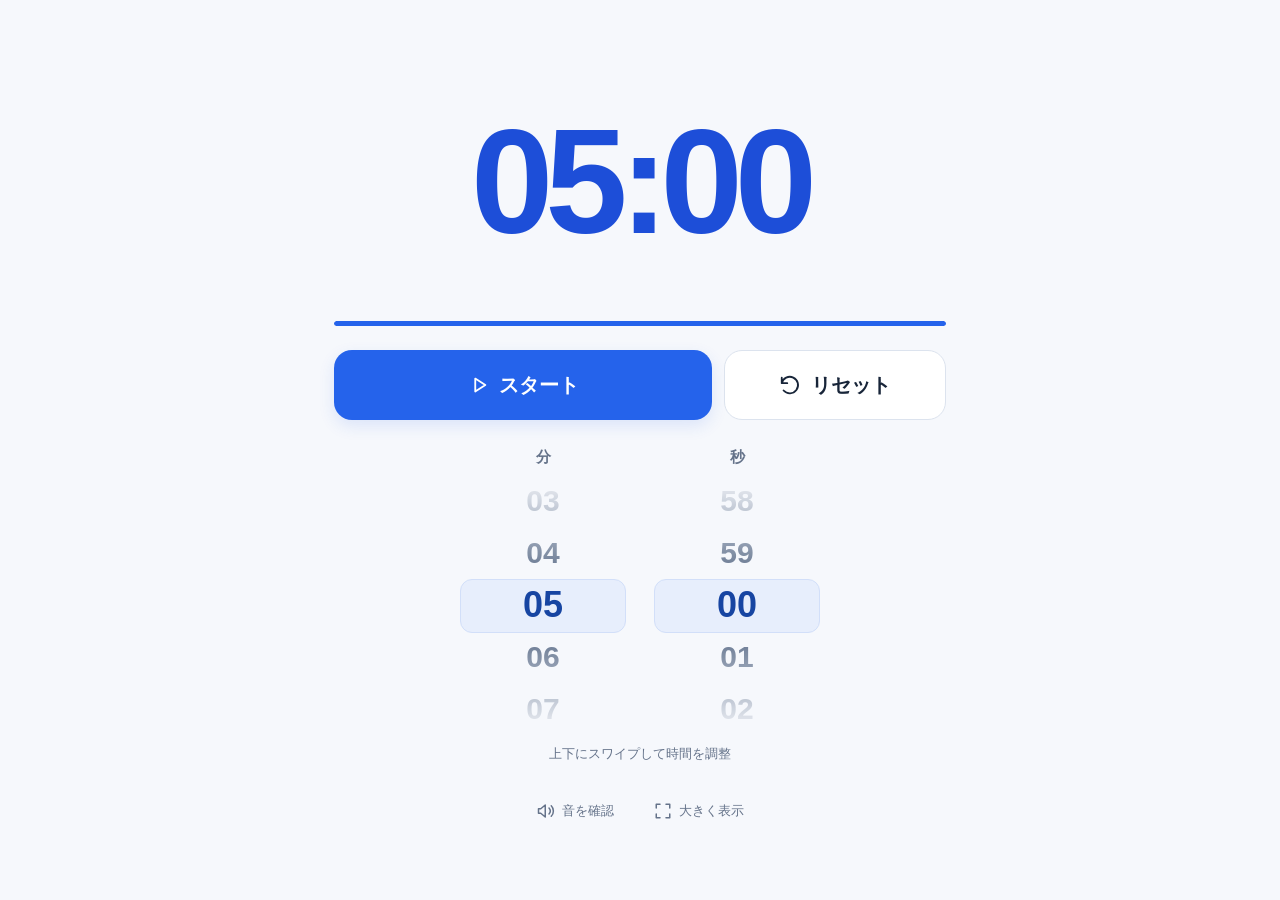
<file: school-timer.html>
<!DOCTYPE html>
<html lang="ja">
<head>
  <meta charset="UTF-8">
  <meta name="viewport" content="width=device-width, initial-scale=1, viewport-fit=cover">
  <meta name="theme-color" content="#f6f8fc">
  <meta name="description" content="分と秒のダイヤルで時間を合わせる、シンプルな学校用タイマー。">
  <title>学校タイマー</title>
  <style>
    :root { color-scheme: light; --ink:#182539; --muted:#65738a; --blue:#2563eb; --line:#dce3ee; --row:52px }
    * { box-sizing:border-box }
    body { margin:0; min-height:100svh; background:#f6f8fc; color:var(--ink); font-family:-apple-system,BlinkMacSystemFont,"Hiragino Sans","Yu Gothic",Meiryo,sans-serif }
    button { font:inherit; cursor:pointer; touch-action:manipulation; -webkit-tap-highlight-color:transparent }
    button:focus-visible,[tabindex]:focus-visible { outline:3px solid #2563eb; outline-offset:5px }
    button:disabled { opacity:.4; cursor:default }
    [hidden] { display:none !important }
    .app { width:min(660px,100%); min-height:100svh; margin:auto; padding:clamp(26px,6vh,64px) 24px 20px; display:flex; flex-direction:column; justify-content:center }
    .display { text-align:center }
    .time { color:#1d4ed8; font-size:clamp(78px,19vw,148px); line-height:1.1; letter-spacing:-.055em; font-weight:750; font-variant-numeric:tabular-nums }
    .time.urgent { color:#c25116 }
    .time.done { color:#c92b42 }
    .status { min-height:26px; margin:10px 0 22px; color:var(--muted); font-size:16px; font-weight:600 }
    .track { height:5px; border-radius:9px; background:#e1e7f1; overflow:hidden }
    .progress { height:100%; width:100%; background:var(--blue); border-radius:inherit; transition:width .12s linear }
    .controls { display:grid; grid-template-columns:1.7fr 1fr; gap:12px; margin-top:24px }
    .control { display:flex; align-items:center; justify-content:center; gap:10px; min-height:70px; padding:12px; border-radius:18px; font-size:20px; font-weight:700; border:1px solid transparent }
    .start { background:var(--blue); color:white; box-shadow:0 6px 16px #2563eb20 }
    .start:hover { background:#1d4ed8 }
    .reset { background:white; color:var(--ink); border-color:var(--line) }
    .reset:hover { background:#edf2f9 }
    .start.alarm { background:#c92b42 }
    svg { width:22px; height:22px; flex-shrink:0; fill:none; stroke:currentColor; stroke-width:2; stroke-linecap:round; stroke-linejoin:round }
    .time-picker { margin:28px auto 0; width:min(360px,100%) }
    .wheel-labels { display:grid; grid-template-columns:1fr 1fr; gap:28px; text-align:center; color:var(--muted); font-size:15px; font-weight:650; margin-bottom:8px }
    .wheels { display:grid; grid-template-columns:1fr 1fr; gap:28px }
    .wheel-frame { position:relative; min-width:0; isolation:isolate }
    .wheel-frame::before { content:""; position:absolute; z-index:-1; top:calc(var(--row)*2); left:0; right:0; height:var(--row); border-radius:12px; background:#e7eefc; border:1px solid #d2dff9 }
    .wheel { height:calc(var(--row)*5); padding:calc(var(--row)*2) 0; overflow-y:auto; overscroll-behavior-y:contain; scroll-snap-type:y mandatory; scrollbar-width:none; border-radius:14px; touch-action:pan-y; -webkit-overflow-scrolling:touch; mask-image:linear-gradient(transparent,#000 34%,#000 66%,transparent) }
    .wheel::-webkit-scrollbar { display:none }
    .wheel-value { height:var(--row); line-height:var(--row); scroll-snap-align:center; text-align:center; color:#73829a; font-size:30px; font-weight:550; font-variant-numeric:tabular-nums; user-select:none; cursor:ns-resize }
    .wheel-value.selected { color:#1745a2; font-weight:750; font-size:36px }
    .hint { margin:10px 0 0; text-align:center; color:var(--muted); font-size:13px }
    .running-adjust { margin:28px auto 0 }
    .add { background:#fff; border:1px solid var(--line); color:#1d4ed8; padding:13px 26px; border-radius:14px; min-height:52px; font-size:18px; font-weight:650 }
    .utilities { display:flex; justify-content:center; gap:24px; margin-top:26px }
    .utility { display:flex; align-items:center; gap:7px; min-height:44px; padding:8px; background:transparent; border:0; color:var(--muted); font-size:13px }
    .utility svg { width:18px; height:18px }
    .utility:hover { color:var(--blue) }
    .sound-note { margin:8px 0 0; text-align:center; color:#b92d40; font-size:13px }
    .sr-only { position:absolute; width:1px; height:1px; padding:0; margin:-1px; overflow:hidden; clip:rect(0,0,0,0); white-space:nowrap; border:0 }
    body.expanded .app { width:min(1200px,100%); padding:24px; }
    body.expanded .time { font-size:clamp(100px,25vw,310px) }
    body.expanded .time-picker { display:none }
    body.expanded .controls { width:min(660px,100%); align-self:center }
    body.expanded .status { font-size:22px }
    @media (max-width:420px) { .app { padding:28px 18px 16px } .control { min-height:64px; font-size:17px; gap:7px } .controls { gap:10px } .time-picker { margin-top:22px } }
    @media (max-height:740px) { :root { --row:44px } .app { padding-top:22px } .time { font-size:clamp(78px,17vw,124px) } .status { margin:6px 0 16px } .controls { margin-top:18px } .time-picker { margin-top:20px } .utilities { margin-top:16px } }
    @media (prefers-reduced-motion:reduce) { *,*::before,*::after { scroll-behavior:auto !important; transition:none !important } }
  </style>
</head>
<body>
  <main class="app" aria-label="学校タイマー">
    <div class="display">
      <div id="timer" class="time" role="timer" aria-label="残り5分0秒">05:00</div>
      <p id="status" class="status" role="status"> </p>
      <div class="track" aria-hidden="true"><div id="progress" class="progress"></div></div>
    </div>

    <div class="controls">
      <button id="startPause" class="control start" type="button">
        <svg id="startIcon" viewBox="0 0 24 24" aria-hidden="true"><path d="m9 5 11 7-11 7z"/></svg>
        <span id="startLabel">スタート</span>
      </button>
      <button id="reset" class="control reset" type="button">
        <svg viewBox="0 0 24 24" aria-hidden="true"><path d="M3 10a9 9 0 1 1 2 8M3 4v6h6"/></svg>
        リセット
      </button>
    </div>

    <div id="timePicker" class="time-picker" role="group" aria-label="設定時間">
      <div class="wheel-labels"><span id="minuteLabel">分</span><span id="secondLabel">秒</span></div>
      <div class="wheels">
        <div class="wheel-frame"><div id="minutes" class="wheel" role="spinbutton" tabindex="0" aria-labelledby="minuteLabel" aria-valuemin="0" aria-valuemax="999" aria-valuenow="5" aria-valuetext="5分" aria-describedby="wheelHint"></div></div>
        <div class="wheel-frame"><div id="seconds" class="wheel" role="spinbutton" tabindex="0" aria-labelledby="secondLabel" aria-valuemin="0" aria-valuemax="59" aria-valuenow="0" aria-valuetext="0秒" aria-describedby="wheelHint"></div></div>
      </div>
      <p id="wheelHint" class="hint">上下にスワイプして時間を調整</p>
    </div>

    <div id="runningAdjust" class="running-adjust" hidden><button id="addMinute" class="add" type="button">＋ 1分</button></div>

    <div class="utilities">
      <button id="soundTest" class="utility" type="button">
        <svg viewBox="0 0 24 24" aria-hidden="true"><path d="m11 4-6 5H2v6h3l6 5zM16 8a6 6 0 0 1 0 8m3-11a10 10 0 0 1 0 14"/></svg>
        音を確認
      </button>
      <button id="focus" class="utility" type="button" aria-pressed="false">
        <svg viewBox="0 0 24 24" aria-hidden="true"><path d="M8 3H3v5m13-5h5v5M3 16v5h5m13-5v5h-5"/></svg>
        <span id="focusLabel">大きく表示</span>
      </button>
    </div>
    <p id="soundNote" class="sound-note" role="status" hidden></p>
  </main>

  <script>
    'use strict';
    const $ = id => document.getElementById(id);
    const MAX = 59999;
    let configured = 300, remainingMs = 300000, endAt = 0, running = false, finished = false;
    let ticker = 0, audioCtx = null, alarmSource = null, alarmGain = null, alarmActive = false;
    let testSource = null, wakeLock = null, wakeRequest = 0;
    const wheels = [];
    const clamp = (n, min, max) => Math.min(max, Math.max(min, n));
    const fmt = n => String(Math.floor(n / 60)).padStart(2, '0') + ':' + String(n % 60).padStart(2, '0');
    const reduceMotion = matchMedia('(prefers-reduced-motion: reduce)').matches;

    function persist() {
      try { localStorage.setItem('schoolTimerSimpleV1', String(configured)); } catch (_) {}
    }

    function render() {
      const seconds = Math.ceil(remainingMs / 1000);
      $('timer').textContent = fmt(seconds);
      $('timer').setAttribute('aria-label', `残り${Math.floor(seconds / 60)}分${seconds % 60}秒`);
      $('timer').classList.toggle('urgent', !finished && seconds > 0 && seconds <= 10);
      $('timer').classList.toggle('done', finished);
      $('progress').style.width = (configured ? clamp(remainingMs / (configured * 1000) * 100, 0, 100) : 0) + '%';
      $('startLabel').textContent = alarmActive ? '音を止める' : running ? '一時停止' : finished ? 'もう一度' : remainingMs < configured * 1000 ? 'つづける' : 'スタート';
      $('startIcon').innerHTML = alarmActive ? '<rect x="6" y="6" width="12" height="12" rx="1"/>' : running ? '<path d="M8 5v14M16 5v14"/>' : '<path d="m9 5 11 7-11 7z"/>';
      $('startPause').classList.toggle('alarm', alarmActive);
      $('startPause').disabled = configured === 0;
      const statusText = finished ? '時間です' : running ? '計測中' : remainingMs < configured * 1000 ? '一時停止中' : '\u00a0';
      if ($('status').textContent !== statusText) $('status').textContent = statusText;
      $('timePicker').hidden = running || finished;
      $('runningAdjust').hidden = !running;
      $('addMinute').disabled = configured >= MAX;
      $('soundTest').disabled = alarmActive;
      document.title = fmt(seconds) + '｜学校タイマー';
    }

    function createWheel(id, count, unit) {
      const el = $(id);
      const fragment = document.createDocumentFragment();
      for (let i = 0; i < count * 3; i++) {
        const row = document.createElement('div');
        row.className = 'wheel-value';
        row.textContent = String(i % count).padStart(2, '0');
        row.setAttribute('aria-hidden', 'true');
        fragment.appendChild(row);
      }
      el.appendChild(fragment);
      let settleId = 0, selected = null, frameId = 0, drag = null, dragged = false;
      const wheel = { el, count, value:0, set };
      function rowHeight() { return parseFloat(getComputedStyle(document.documentElement).getPropertyValue('--row')); }
      function select(index) {
        index = clamp(index, 0, count * 3 - 1);
        if (selected !== el.children[index]) {
          selected?.classList.remove('selected');
          selected = el.children[index];
          selected.classList.add('selected');
        }
        wheel.value = index % count;
        el.setAttribute('aria-valuenow', wheel.value);
        el.setAttribute('aria-valuetext', wheel.value + unit);
      }
      function set(value) {
        clearTimeout(settleId);
        select(count + value);
        el.scrollTop = (count + value) * rowHeight();
      }
      function read() {
        if (running || finished || !el.getClientRects().length) return;
        select(Math.round(el.scrollTop / rowHeight()));
        const next = wheels[0].value * 60 + wheels[1].value;
        if (next !== configured) setTime(next, false);
      }
      function settle() {
        if (drag || running || finished || !el.getClientRects().length) return;
        read();
        const index = Math.round(el.scrollTop / rowHeight());
        if (index < count || index >= count * 2) set(wheel.value);
      }
      el.addEventListener('scroll', () => {
        cancelAnimationFrame(frameId);
        frameId = requestAnimationFrame(read);
        clearTimeout(settleId);
        settleId = setTimeout(settle, 180);
      }, { passive:true });
      el.addEventListener('scrollend', settle);
      el.addEventListener('pointerdown', event => {
        if (event.pointerType !== 'mouse' || event.button !== 0) return;
        drag = { y:event.clientY, top:el.scrollTop, id:event.pointerId };
        dragged = false;
      });
      el.addEventListener('pointermove', event => {
        if (!drag) return;
        const distance = drag.y - event.clientY;
        if (!dragged && Math.abs(distance) < 5) return;
        dragged = true;
        el.setPointerCapture(drag.id);
        el.style.scrollSnapType = 'none';
        el.scrollTop = drag.top + distance;
      });
      function endDrag() {
        if (!drag) return;
        const top = Math.round(el.scrollTop / rowHeight()) * rowHeight();
        drag = null;
        el.style.scrollSnapType = '';
        if (dragged) el.scrollTo({ top, behavior:reduceMotion ? 'instant' : 'smooth' });
      }
      el.addEventListener('pointerup', endDrag);
      el.addEventListener('pointercancel', endDrag);
      el.addEventListener('lostpointercapture', endDrag);
      el.addEventListener('pointerleave', () => { if (!dragged) drag = null; });
      el.addEventListener('click', event => {
        if (dragged) { dragged = false; return; }
        if (!event.target.classList.contains('wheel-value')) return;
        const index = Array.prototype.indexOf.call(el.children, event.target);
        el.scrollTo({ top:index * rowHeight(), behavior:reduceMotion ? 'instant' : 'smooth' });
      });
      el.addEventListener('keydown', event => {
        const increments = { ArrowUp:1, ArrowDown:-1, PageUp:10, PageDown:-10 };
        if (!(event.key in increments) && event.key !== 'Home' && event.key !== 'End') return;
        event.preventDefault();
        const value = event.key === 'Home' ? 0 : event.key === 'End' ? count - 1 : (wheel.value + increments[event.key] + count) % count;
        set(value);
        setTime(wheels[0].value * 60 + wheels[1].value, false);
      });
      wheels.push(wheel);
    }

    function syncWheels() {
      wheels[0].set(Math.floor(configured / 60));
      wheels[1].set(configured % 60);
    }

    function setTime(seconds, sync = true) {
      configured = clamp(Math.round(seconds), 0, MAX);
      remainingMs = configured * 1000;
      finished = false;
      render();
      if (sync) syncWheels();
      persist();
    }

    async function prepareAudio() {
      try {
        if (!audioCtx || audioCtx.state === 'closed') audioCtx = new (window.AudioContext || window.webkitAudioContext)();
        await audioCtx.resume();
        if (audioCtx.state !== 'running') throw new Error('Audio unavailable');
        $('soundNote').hidden = true;
        return true;
      } catch (_) {
        $('soundNote').textContent = '音を再生できません。「音を確認」を押してください。';
        $('soundNote').hidden = false;
        return false;
      }
    }

    function makeAlarmSource(loop) {
      const duration = 1.8, rate = audioCtx.sampleRate;
      const buffer = audioCtx.createBuffer(1, Math.ceil(rate * duration), rate);
      const data = buffer.getChannelData(0);
      for (let i = 0; i < data.length; i++) {
        const t = i / rate, beat = Math.floor(t / .3), phase = t - beat * .3;
        if (beat >= 4 || phase >= .19) continue;
        const frequency = beat % 2 === 0 ? 880 : 1174;
        const envelope = Math.min(1, phase / .008, (.19 - phase) / .012);
        data[i] = .7 * envelope * (Math.sin(2 * Math.PI * frequency * phase) + .2 * Math.sin(4 * Math.PI * frequency * phase)) / 1.2;
      }
      const source = audioCtx.createBufferSource();
      const gain = audioCtx.createGain();
      gain.gain.value = .85;
      source.buffer = buffer;
      source.loop = loop;
      source.connect(gain).connect(audioCtx.destination);
      source.onended = () => { source.disconnect(); gain.disconnect(); };
      source.start();
      return { source, gain };
    }

    function stopSource(source) {
      if (!source) return;
      try { source.stop(); } catch (_) {}
    }

    function stopAlarm() {
      alarmActive = false;
      if (alarmGain && audioCtx) alarmGain.gain.setTargetAtTime(0, audioCtx.currentTime, .008);
      stopSource(alarmSource);
      alarmSource = alarmGain = null;
    }

    async function soundAlarm() {
      alarmActive = true;
      render();
      const ready = await prepareAudio();
      if (!ready || !alarmActive) return;
      stopSource(testSource);
      const sound = makeAlarmSource(true);
      alarmSource = sound.source;
      alarmGain = sound.gain;
    }

    async function holdScreen() {
      const request = ++wakeRequest;
      try {
        if (!navigator.wakeLock || document.visibilityState !== 'visible') return;
        const lock = await navigator.wakeLock.request('screen');
        if (!running || request !== wakeRequest) { await lock.release(); return; }
        wakeLock = lock;
      } catch (_) {}
    }

    function releaseScreen() {
      wakeRequest++;
      wakeLock?.release().catch(() => {});
      wakeLock = null;
    }

    function tick() {
      if (!running) return;
      remainingMs = Math.max(0, endAt - Date.now());
      if (remainingMs === 0) {
        clearInterval(ticker);
        running = false;
        finished = true;
        releaseScreen();
        void soundAlarm();
      }
      render();
    }

    function toggleTimer() {
      if (alarmActive) { stopAlarm(); render(); return; }
      if (running) {
        tick();
        if (!running) return;
        clearInterval(ticker);
        running = false;
        releaseScreen();
        render();
        requestAnimationFrame(syncWheels);
        return;
      }
      // Flush any unfinished wheel gesture before starting.
      if (!finished) {
        for (const wheel of wheels) {
          const row = parseFloat(getComputedStyle(document.documentElement).getPropertyValue('--row'));
          if (wheel.el.getClientRects().length) wheel.value = Math.round(wheel.el.scrollTop / row) % wheel.count;
        }
        const next = wheels[0].value * 60 + wheels[1].value;
        if (next !== configured) setTime(next);
      }
      if (!configured) return;
      void prepareAudio();
      stopSource(testSource);
      if (finished || remainingMs <= 0) remainingMs = configured * 1000;
      finished = false;
      endAt = Date.now() + remainingMs;
      running = true;
      ticker = setInterval(tick, 100);
      void holdScreen();
      tick();
    }

    function reset() {
      clearInterval(ticker);
      running = false;
      finished = false;
      stopAlarm();
      stopSource(testSource);
      releaseScreen();
      setTime(configured);
    }

    $('startPause').addEventListener('click', toggleTimer);
    $('reset').addEventListener('click', reset);
    $('addMinute').addEventListener('click', () => {
      if (!running) return;
      tick();
      if (!running) return;
      const extra = Math.min(60, MAX - configured);
      configured += extra;
      endAt += extra * 1000;
      persist();
      tick();
    });
    $('soundTest').addEventListener('click', async () => {
      if (alarmActive || !(await prepareAudio())) return;
      // The timer may finish while the audio context is resuming.
      if (alarmActive) return;
      stopSource(testSource);
      testSource = makeAlarmSource(false).source;
    });
    $('focus').addEventListener('click', () => {
      const expanded = document.body.classList.toggle('expanded');
      $('focus').setAttribute('aria-pressed', String(expanded));
      $('focusLabel').textContent = expanded ? '元の表示' : '大きく表示';
      if (!expanded && !running && !finished) requestAnimationFrame(syncWheels);
    });
    document.addEventListener('keydown', event => {
      if (event.repeat || event.ctrlKey || event.altKey || event.metaKey || event.target.closest('button,[role="spinbutton"]')) return;
      if (event.code === 'Space') { event.preventDefault(); toggleTimer(); }
      if (event.key.toLowerCase() === 'r') reset();
      if (event.key === 'Escape' && document.body.classList.contains('expanded')) $('focus').click();
    });
    document.addEventListener('visibilitychange', () => {
      if (running) tick();
      if (running && document.visibilityState === 'visible') void holdScreen();
    });
    window.addEventListener('resize', () => {
      if (!running && !finished) requestAnimationFrame(syncWheels);
    });

    try {
      const saved = localStorage.getItem('schoolTimerSimpleV1');
      const legacy = JSON.parse(localStorage.getItem('schoolTimerV2') || '{}');
      const seconds = saved !== null ? Number(saved) : Number(legacy.seconds);
      if (Number.isFinite(seconds)) configured = clamp(Math.round(seconds), 0, MAX);
    } catch (_) {}
    createWheel('minutes', 1000, '分');
    createWheel('seconds', 60, '秒');
    setTime(configured);
  </script>
</body>
</html>
</file>
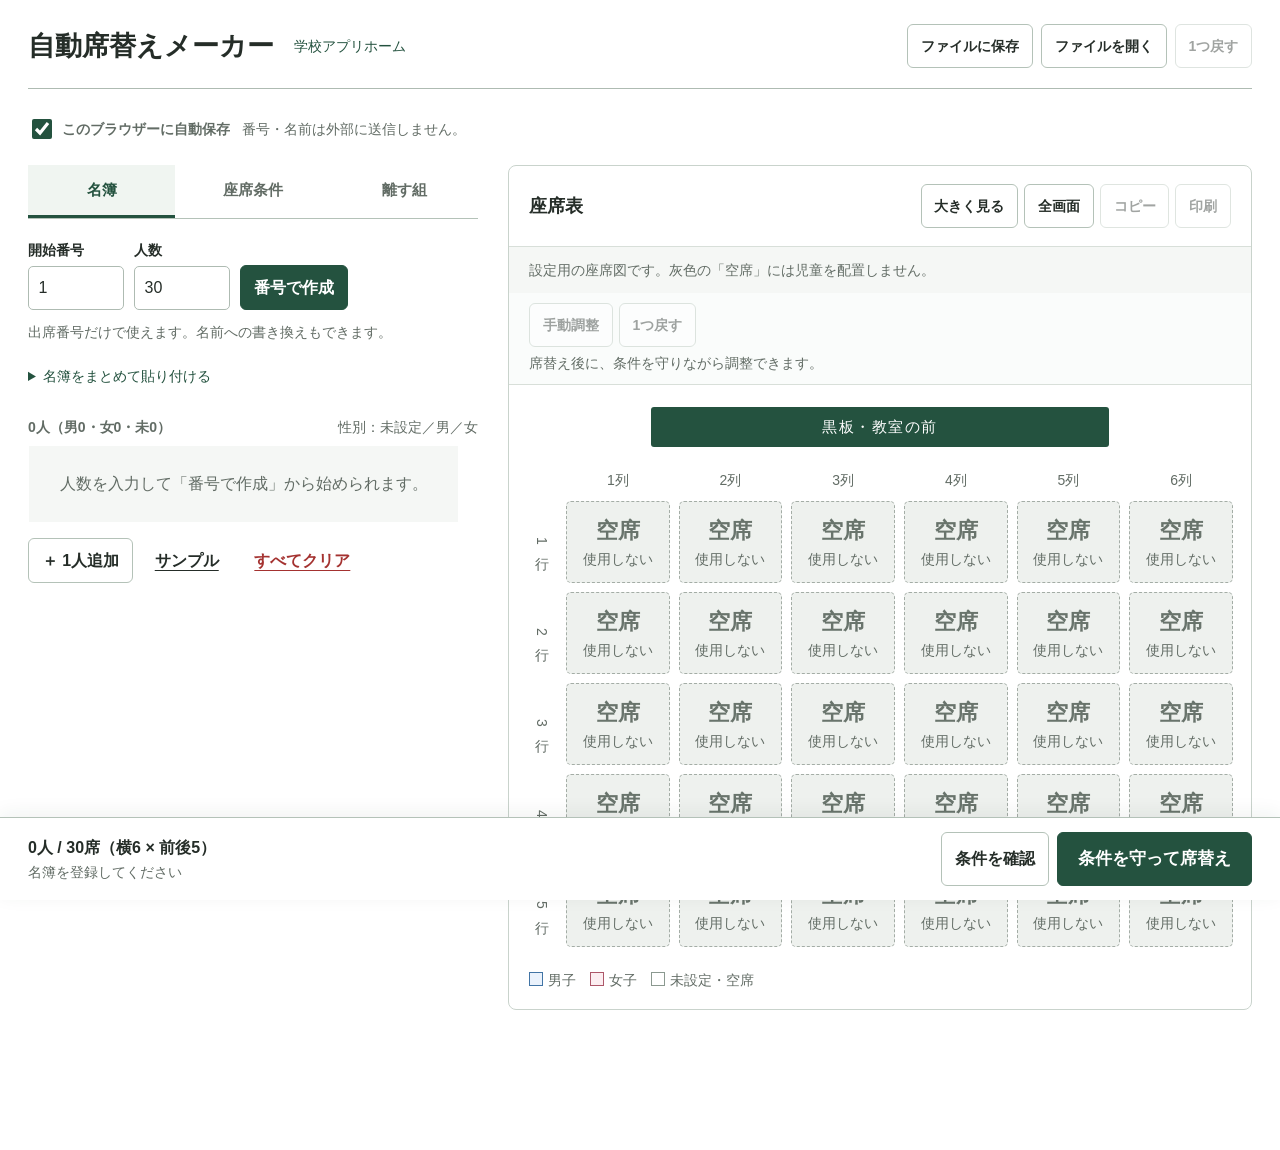
<file: seating.html>
<!DOCTYPE html>
<html lang="ja">
<head>
<meta charset="UTF-8">
<meta name="viewport" content="width=device-width, initial-scale=1">
<meta name="description" content="出席番号・性別・一人ひとりの条件に合わせてつくる座席表。条件を満たす結果だけを表示し、設定と結果を保存できます。">
<title>自動席替えメーカー</title>
<link rel="stylesheet" href="./classroom.css?v=20260905">
<style>
*{box-sizing:border-box}html{scroll-behavior:smooth}body{margin:0;background:#fff;color:#252d28;font-family:"Hiragino Sans","Yu Gothic",Meiryo,sans-serif;font-size:16px;line-height:1.6}button,input,select,textarea{font:inherit}button,a,input,select,textarea,summary{touch-action:manipulation}button{cursor:pointer;background:#fff;color:inherit;border:1px solid #b4c2b8;padding:.55rem .8rem;min-height:44px;border-radius:6px;font-weight:650}button:hover{background:#f0f5f1}button:disabled{cursor:default;opacity:.43}input,select,textarea{min-height:44px;min-width:0;max-width:100%;border:1px solid #aebbb2;border-radius:5px;background:#fff;color:inherit;padding:.45rem .6rem}input[type=number]{width:6rem;font-variant-numeric:tabular-nums}input[type=checkbox]{width:20px;min-height:20px;accent-color:#24523f}input:invalid{border-color:#a43230}button:focus-visible,a:focus-visible,input:focus-visible,select:focus-visible,textarea:focus-visible,summary:focus-visible{outline:3px solid #24523f;outline-offset:3px}[hidden]{display:none!important}fieldset{border:0;padding:0;margin:0;min-width:0}h1,h2,h3,p{margin-top:0}h1{font-size:1.7rem;line-height:1.4;margin-bottom:0;font-weight:750}h2{font-size:1.15rem;margin-bottom:.8rem}h3{font-size:1rem;margin-bottom:.6rem}label{font-size:.875rem;font-weight:600}small,.help{font-size:.875rem;color:#626c65}.help{line-height:1.75;margin:.6rem 0}a{color:#24523f}.app{width:min(1440px,100%);margin:auto;padding:24px 28px 140px}.header{display:flex;align-items:center;justify-content:space-between;gap:16px;border-bottom:1px solid #aebbb2;padding-bottom:20px;margin-bottom:22px}.header-title{display:flex;flex-wrap:wrap;align-items:center;gap:20px}.home-link{font-size:.875rem;text-decoration:none}.file-actions,.inline,.row-actions{display:flex;flex-wrap:wrap;gap:8px;align-items:center}.file-actions button{font-size:.875rem}.file-status{font-size:.875rem;color:#626c65;margin:0 0 18px;display:flex;align-items:center;flex-wrap:wrap;gap:12px}.file-status label{display:flex;align-items:center;gap:7px;min-height:36px}.workspace{display:grid;grid-template-columns:minmax(370px,450px) minmax(0,1fr);gap:30px;align-items:start}.editor{min-width:0}.tabs{display:flex;border-bottom:1px solid #b4c2b8;margin-bottom:20px;gap:4px}.tabs button{flex:1;border:0;border-bottom:3px solid transparent;border-radius:0!important;color:#626c65;padding:.8rem .2rem;font-size:.9375rem}.tabs button[aria-selected=true]{border-bottom-color:#24523f;color:#24523f;background:#f0f5f1}.tab-panel{min-width:0}.section{border-bottom:1px solid #d8dfd9;padding-bottom:20px;margin-bottom:20px}.create-numbers{display:flex;flex-wrap:wrap;align-items:end;gap:10px}.field{display:flex;flex-direction:column;gap:5px;min-width:0}.field.grow{flex:1}.primary{background:#24523f;color:#fff;border-color:#24523f}.primary:hover{background:#173d2c}.quiet{border-color:transparent;background:transparent;text-decoration:underline;text-underline-offset:4px}.danger{color:#a43230}.roster-summary{display:flex;flex-wrap:wrap;justify-content:space-between;gap:12px;align-items:center;margin:16px 0 6px;font-size:.875rem;color:#626c65}.roster{max-height:590px;overflow:auto;padding:2px 5px 2px 1px;scrollbar-gutter:stable}.student{display:grid;grid-template-columns:minmax(100px,1fr) auto;gap:7px 12px;padding:12px 0;border-bottom:1px solid #e1e6e2}.student-name{width:100%;font-size:1rem;font-variant-numeric:tabular-nums}.gender-toggle{display:flex;gap:2px;align-items:center}.gender-toggle button{min-width:44px;padding:.4rem .55rem;border-color:transparent;font-size:.875rem}.gender-toggle button[aria-pressed=true]{border-color:#82908a;background:#f1f4f2;color:#4e5b53}.gender-toggle button[data-choice=m][aria-pressed=true]{border-color:#4174a5;background:#eaf2fc;color:#285780}.gender-toggle button[data-choice=f][aria-pressed=true]{border-color:#ad5769;background:#fceef1;color:#953f53}.student[data-gender=m] .student-name{border-left:4px solid #4174a5;background:#f7faff}.student[data-gender=f] .student-name{border-left:4px solid #ad5769;background:#fff9fa}.student-bottom{grid-column:1/-1;display:flex;gap:6px;align-items:center;justify-content:space-between}.student-condition{font-size:.875rem;color:#24523f;text-align:left;flex:1;border-color:transparent;padding:4px 6px;line-height:1.45;min-height:36px}.student-condition.has-condition{background:#f0f5f1;border-left:3px solid #24523f;border-radius:0}.student-delete{font-size:.875rem;padding:.3rem .55rem;min-height:44px;color:#77564c}.empty-roster{padding:25px 10px;background:#f5f7f5;color:#626c65;text-align:center}.bulk{margin-top:12px}.bulk summary{cursor:pointer;color:#24523f;min-height:44px;padding:.55rem 0;font-size:.875rem}.bulk textarea{width:100%;height:130px;resize:vertical}.palette{display:flex;flex-wrap:wrap;gap:8px;margin:12px 0}.palette button[aria-pressed=true]{border:2px solid #24523f;background:#eaf2ed;padding:calc(.55rem - 1px) calc(.8rem - 1px)}.pair-form{display:grid;grid-template-columns:1fr 1fr;gap:12px}.pair-form select{width:100%}.pair-distance{grid-column:1/-1;display:flex;flex-wrap:wrap;align-items:center;gap:8px}.pairs{margin-top:20px}.pair-row{border-bottom:1px solid #d8dfd9;padding:12px 0;display:flex;align-items:center;justify-content:space-between;gap:10px}.pair-row p{margin:0;overflow-wrap:anywhere}.distance-example{border-left:3px solid #aebbb2;padding:8px 12px;margin-top:20px;font-size:.875rem;color:#626c65}.board-side{min-width:0}.board-panel{min-width:0;border:1px solid #c9d3cc;border-radius:8px;overflow:hidden;background:#fff}.board-head{display:flex;justify-content:space-between;align-items:center;flex-wrap:wrap;gap:12px;padding:18px 20px;border-bottom:1px solid #d8dfd9}.board-head h2{margin:0}.board-actions{display:flex;gap:6px}.board-actions button{font-size:.875rem}.board-caption{margin:0;padding:12px 20px;font-size:.875rem;color:#626c65;background:#f5f7f5;overflow-wrap:anywhere}.board-scroll{overflow:auto;padding:22px 18px;max-height:78vh}.classroom{min-width:calc(var(--cols,6)*76px + 32px)}.front{width:65%;margin:0 auto 22px;background:#24523f;color:#fff;text-align:center;padding:8px 12px;font-size:.9375rem;letter-spacing:.1em;border-radius:3px}.seat-grid{display:grid;grid-template-columns:30px repeat(var(--cols,6),minmax(64px,1fr));gap:9px}.axis{display:grid;place-items:center;font-size:.875rem;color:#626c65;font-variant-numeric:tabular-nums}.row-axis{writing-mode:vertical-rl;letter-spacing:.08em}.seat-button{display:flex;flex-direction:column;align-items:center;justify-content:center;gap:3px;min-height:82px;padding:8px 5px;border:1px solid #c7d1c9;border-radius:5px;background:#fff;min-width:0}.seat-button .person-label{display:block;font-size:clamp(1rem,1.8vw,1.4rem);font-weight:650;line-height:1.45;overflow-wrap:anywhere;max-width:100%;font-variant-numeric:tabular-nums}.seat-button .seat-rule{font-size:.875rem;line-height:1.35;font-weight:500;color:#626c65}.seat-button[data-gender=m]{background:#eaf2fc;border-top:3px solid #4174a5}.seat-button[data-gender=f]{background:#fceef1;border-top:3px solid #ad5769}.seat-button .fixed-label{font-size:.875rem;color:#24523f;font-weight:500}.seat-button.readonly{cursor:default}.seat-button.readonly:hover{background:inherit}.seat-button[data-gender=m].readonly:hover{background:#eaf2fc}.seat-button[data-gender=f].readonly:hover{background:#fceef1}.seat-button.editable:hover{outline:2px solid #24523f;outline-offset:-2px}.scroll-hint{margin:0;padding:0 20px 16px;color:#626c65;font-size:.875rem}.swatch{display:inline-block;width:14px;height:14px;vertical-align:-1px;border:1px solid #8b9990;margin-right:5px}.swatch.m{background:#eaf2fc;border-color:#4174a5}.swatch.f{background:#fceef1;border-color:#ad5769}.legend{padding:0 20px 18px;display:flex;flex-wrap:wrap;gap:14px;font-size:.875rem;color:#626c65}.notice{margin:0 0 18px;padding:16px 18px;border:1px solid #c49c90;border-left:4px solid #a43230;background:#fff7f3;overflow-wrap:anywhere}.notice[data-kind=ok]{border-color:#b7cbbc;border-left-color:#24523f;background:#f0f5f1}.notice[data-kind=info]{border-color:#b4c2b8;background:#f5f7f5;border-left-color:#626c65}.notice h3{margin:0 0 5px}.notice ul{padding-left:1.2rem;margin:6px 0 0}.notice li+li{margin-top:5px}.action-bar{position:fixed;bottom:0;left:0;right:0;padding:14px 28px max(14px,env(safe-area-inset-bottom));background:#fff;border-top:1px solid #b4c2b8;z-index:4;box-shadow:0 -4px 18px #203a2810}.action-inner{max-width:1384px;margin:auto;display:flex;gap:18px;align-items:center;justify-content:space-between}.action-status{font-size:.875rem;color:#626c65}.action-status strong{display:block;color:#252d28;font-size:1rem}.run-actions{display:flex;gap:8px;flex-wrap:wrap}.run-actions .primary{min-height:54px;min-width:195px;font-size:1.0625rem}.print-warning{display:none}dialog{width:min(540px,calc(100% - 24px));max-height:calc(100dvh - 32px);border:1px solid #aebbb2;border-radius:10px;padding:0;color:#252d28;box-shadow:0 16px 60px #162e2833}dialog::backdrop{background:#1c302855}.dialog-head{display:flex;align-items:center;justify-content:space-between;gap:12px;padding:18px 22px;border-bottom:1px solid #d8dfd9}.dialog-head h2{margin:0;overflow-wrap:anywhere}.dialog-body{padding:20px 22px;overflow:auto}.dialog-body .field{margin-bottom:16px}.dialog-body .inline .field{margin-bottom:0}.dialog-footer{padding:16px 22px;border-top:1px solid #d8dfd9;display:flex;justify-content:flex-end;gap:8px;position:sticky;bottom:0;background:#fff}.dialog-error{color:#a43230;margin:10px 0}.fixed-check{display:flex;gap:10px;align-items:center;min-height:44px}.dialog-body .section:last-child{border:0;margin-bottom:0;padding-bottom:0}.sr-only{position:absolute;width:1px;height:1px;overflow:hidden;clip:rect(0,0,0,0)}.board-focus .header,.board-focus .file-status,.board-focus .editor{display:none}.board-focus .seat-rule,.board-focus .fixed-label{display:none}.board-focus .workspace{display:block}.board-focus .app{max-width:none}.board-focus .board-scroll{max-height:calc(100dvh - 270px)}.board-focus .seat-button .person-label{font-size:clamp(1rem,3vw,3rem)}
@media(min-width:1000px){.board-side{position:sticky;top:20px}}@media(max-width:960px){.workspace{grid-template-columns:minmax(320px,370px) minmax(0,1fr);gap:18px}.app{padding:18px 18px 140px}.header{align-items:flex-start;flex-direction:column}}@media(max-width:1000px){.workspace{grid-template-columns:minmax(0,1fr)}}@media(max-width:760px){.workspace{grid-template-columns:minmax(0,1fr);gap:24px}.header{gap:14px;padding-bottom:16px;margin-bottom:12px}.header-title{width:100%;justify-content:space-between;gap:8px}.app{padding:16px 14px 155px}.roster{max-height:440px}.file-actions{width:100%}.file-actions button{flex:1}.file-status{gap:4px}.file-status span{width:100%}.board-scroll{max-height:none;padding:18px 12px}.action-bar{padding:10px 14px max(12px,env(safe-area-inset-bottom))}.action-inner{gap:10px;align-items:stretch;flex-direction:column}.action-status{display:flex;justify-content:space-between;flex-wrap:wrap;gap:4px}.action-status strong{font-size:.875rem}.run-actions{flex-wrap:nowrap}.run-actions .primary{flex:1;min-width:0}.board-head{padding:14px}.board-caption{padding:10px 14px}.board-focus .board-scroll{max-height:calc(100dvh - 300px)}.board-focus .app{padding-bottom:170px}}@media(max-width:370px){.student{gap:6px}.gender-toggle button{padding:.35rem;min-width:42px}.header-title{align-items:flex-start;flex-direction:column}.action-status span{font-size:.8rem}}@media(prefers-reduced-motion:reduce){html{scroll-behavior:auto}}@media print{@page{size:A4 landscape;margin:10mm}body{font-size:12pt}.header,.file-status,.editor,.action-bar,.notice,.board-actions,.scroll-hint,.swatch{display:inline-block;width:14px;height:14px;vertical-align:-1px;border:1px solid #8b9990;margin-right:5px}.swatch.m{background:#eaf2fc;border-color:#4174a5}.swatch.f{background:#fceef1;border-color:#ad5769}.legend{display:none!important}.app{padding:0;width:100%;max-width:none}.workspace{display:block}.board-panel{border:0}.board-scroll{overflow:visible;max-height:none!important;padding:12px 0}.classroom{min-width:0}.seat-grid{gap:6px;grid-template-columns:24px repeat(var(--cols),minmax(0,1fr))}.seat-button{min-height:65px;break-inside:avoid}.seat-button .seat-rule,.fixed-label{display:none!important}.seat-button .person-label{font-size:16pt!important}.board-head{padding:0 0 10px}.board-caption{background:#fff;padding:8px 0}.front{background:#fff;color:#252d28;border:2px solid #24523f}body:not(.has-valid-result) .board-panel{display:none}body:not(.has-valid-result) .print-warning{display:block}}
.person-label.number-label{white-space:nowrap;overflow-wrap:normal}
/* Manual adjustments keep the same validation rules as automatic seating. */
.board-actions{flex-wrap:wrap}.adjust-tools{padding:10px 20px;border-bottom:1px solid #d8dfd9;background:#fafcfb}.adjust-controls{display:flex;flex-wrap:wrap;gap:6px}.adjust-controls button{font-size:.875rem}.adjust-controls button[aria-pressed=true]{background:#eaf2ed;border-color:#24523f;color:#24523f}.adjust-status{margin:6px 0 0;font-size:.875rem;line-height:1.5;color:#626c65;overflow-wrap:anywhere}.seat-button.adjustable{touch-action:none;cursor:grab;user-select:none;-webkit-user-select:none;-webkit-touch-callout:none}.seat-button.selected-seat{outline:3px solid #24523f;outline-offset:-3px}.seat-button.drag-source{opacity:.35}.seat-button.drop-target{outline:4px solid #24523f;outline-offset:-4px}.seat-button.drop-blocked{outline:4px dashed #a43230;outline-offset:-4px}.seat-dragging,.seat-dragging .seat-button{cursor:grabbing!important}.drag-ghost{position:fixed;z-index:30;pointer-events:none;transform:translate(-50%,-115%);max-width:180px;padding:10px 18px;border:2px solid #24523f;border-radius:6px;background:#fff;box-shadow:0 6px 20px #152c2830;font-weight:700;overflow-wrap:anywhere}.drag-ghost[data-gender=m]{background:#eaf2fc}.drag-ghost[data-gender=f]{background:#fceef1}#adjustReasons{padding-left:1.3em;margin:0}#adjustReasons li+li{margin-top:10px}#seatDetailName{font-size:clamp(1.5rem,7vw,3.2rem);line-height:1.5;overflow-wrap:anywhere;margin:0 0 14px}#seatDetailPosition{margin:0;color:#626c65}
/* Use the viewport as a fixed flex frame; the grid gets the remaining space. */
html.board-focus-root{height:100%;overflow:hidden;scroll-behavior:auto}body.board-focus{position:fixed;inset:0;display:flex;flex-direction:column;width:100%;height:var(--viewport-height,100dvh);overflow:hidden}.board-focus .header,.board-focus .file-status,.board-focus .editor,.board-focus .notice,.board-focus .board-caption,.board-focus .scroll-hint{display:none!important}.board-focus .app{width:100%;max-width:none;margin:0;padding:8px;flex:1;min-height:0;display:flex;flex-direction:column}.board-focus .workspace{flex:1;min-height:0;display:block}.board-focus .board-side{position:static;height:100%;min-height:0}.board-focus .board-panel{height:100%;min-height:0;display:flex;flex-direction:column}.board-focus .board-head{flex:none;padding:6px 12px;gap:4px 12px}.board-focus .board-head h2{font-size:1rem}.board-focus .board-actions{gap:4px}.board-focus .board-actions button{padding:.4rem .65rem}.board-focus .adjust-tools{flex:none;padding:6px 12px;display:flex;flex-wrap:wrap;align-items:center;gap:4px 12px}.board-focus .adjust-status{margin:0;font-size:.8rem}.board-focus .board-scroll{flex:1;min-height:0;max-height:none!important;overflow:hidden;padding:8px 12px;display:flex}.board-focus .classroom{min-width:0;width:100%;height:100%;min-height:0;display:flex;flex-direction:column}.board-focus .front{flex:none;width:65%;margin:0 auto 8px;padding:3px 8px;font-size:.8rem}.board-focus .seat-grid{flex:1;min-height:0;grid-template-columns:20px repeat(var(--cols),minmax(0,1fr));grid-template-rows:16px repeat(var(--rows),minmax(0,1fr));gap:clamp(2px,.7vmin,8px)}.board-focus .seat-button{height:100%;min-height:0;min-width:0;padding:2px;gap:0;overflow:hidden}.board-focus .seat-button .person-label{width:100%;max-width:100%;flex-shrink:0;line-height:1.1;max-height:none}.board-focus .seat-rule,.board-focus .fixed-label{display:none!important}.board-focus .axis{font-size:11px;line-height:1}.board-focus .row-axis{writing-mode:horizontal-tb;letter-spacing:0}.board-focus .legend{flex:none;gap:10px;padding:0 12px 7px;font-size:.75rem}.board-focus .action-bar{position:static;flex:none;padding:6px 12px max(6px,env(safe-area-inset-bottom));box-shadow:none}.board-focus .action-inner{flex-direction:row;justify-content:center;gap:8px}.board-focus .action-status{display:none}.board-focus .run-actions{flex-wrap:nowrap;gap:6px}.board-focus .run-actions button{min-height:44px;font-size:.875rem;padding:.4rem .65rem}.board-focus .run-actions .primary{min-width:0}.board-focus .swatch{width:11px;height:11px}
@media(max-width:600px){.board-focus .app{padding:4px}.board-focus .board-head{padding:4px 8px}.board-focus .board-head h2{font-size:.875rem}.board-focus #copyBtn,.board-focus #printBtn{display:none}.board-focus .adjust-tools{padding:4px 8px;gap:2px 8px}.board-focus .adjust-status{width:100%;font-size:.75rem}.board-focus .board-scroll{padding:5px 5px 6px 2px}.board-focus .legend{padding:0 8px 5px;gap:8px}.board-focus .front{margin-bottom:4px}.board-focus .seat-grid{grid-template-columns:16px repeat(var(--cols),minmax(0,1fr));grid-template-rows:14px repeat(var(--rows),minmax(0,1fr))}.board-focus .seat-button{padding:1px;border-radius:3px}.board-focus .seat-button[data-gender=m],.board-focus .seat-button[data-gender=f]{border-top-width:2px}.board-focus .action-bar{padding:4px 8px max(4px,env(safe-area-inset-bottom))}}
@media(max-height:480px){.board-focus .board-head{padding:2px 8px}.board-focus .board-head h2{font-size:.875rem}.board-focus .adjust-tools{padding:2px 8px;flex-wrap:nowrap}.board-focus .adjust-status{width:auto;font-size:.7rem;line-height:1.2;flex:1}.board-focus .adjust-controls{flex-wrap:nowrap;gap:4px;flex:none}.board-focus .adjust-controls button{font-size:.75rem;padding:.25rem .4rem}.board-focus .board-scroll{padding:2px 5px}.board-focus .front{font-size:.65rem;line-height:1.1;padding:2px;margin-bottom:2px}.board-focus .legend{font-size:.65rem;padding:0 8px 2px}.board-focus .seat-grid{grid-template-rows:12px repeat(var(--rows),minmax(0,1fr));gap:2px}.board-focus .action-bar{padding-top:2px;padding-bottom:max(2px,env(safe-area-inset-bottom))}.board-focus .action-bar #checkBtn{display:none}.board-focus .board-actions button{font-size:.75rem;padding:.25rem .45rem}}
@media print{html.board-focus-root{height:auto;overflow:visible}body.board-focus{position:static;display:block;width:auto;height:auto;overflow:visible}.header,.file-status,.editor,.action-bar,.notice,.board-actions,.adjust-tools,.scroll-hint,.legend{display:none!important}.app,.board-focus .app{display:block;padding:0;width:100%;height:auto;max-width:none}.workspace,.board-focus .workspace{display:block}.board-side,.board-focus .board-side{position:static;height:auto}.board-panel,.board-focus .board-panel{display:block;height:auto;border:0}.board-scroll,.board-focus .board-scroll{display:block;overflow:visible;max-height:none!important;padding:12px 0}.classroom,.board-focus .classroom{display:block;height:auto;min-width:0}.seat-grid,.board-focus .seat-grid{grid-template-columns:24px repeat(var(--cols),minmax(0,1fr));grid-template-rows:auto;gap:6px}.seat-button,.board-focus .seat-button{height:auto;min-height:65px;padding:8px 5px;outline:none!important}.seat-button .person-label,.board-focus .seat-button .person-label{font-size:16pt!important}.board-head,.board-focus .board-head{padding:0 0 10px}.front,.board-focus .front{margin:0 auto 14px;padding:8px 12px;font-size:1rem;background:#fff;color:#252d28;border:2px solid #24523f}}

.seat-button.vacant-seat,.seat-button.vacant-seat.readonly:hover{background:#eef1ee;border:1px dashed #a4ada6;color:#69746c}.vacant-seat .person-label{white-space:nowrap;overflow-wrap:normal}#editVacancies[aria-pressed=true]{background:#eaf2ed;border-color:#24523f}.help.danger{color:#a43230}
</style>
</head>
<body>
<main class="app">
 <header class="header"><div class="header-title"><h1>自動席替えメーカー</h1><a class="home-link" href="https://school-app-home.ryo-ta.chatgpt.site">学校アプリホーム</a></div><div class="file-actions"><button id="saveFile">ファイルに保存</button><button id="loadFile">ファイルを開く</button><button id="undoBtn" disabled>1つ戻す</button></div></header>
 <div class="file-status"><label><input type="checkbox" id="autoSave" checked>このブラウザーに自動保存</label><span id="saveStatus" role="status">番号・名前は外部に送信しません。</span></div>
 <input id="fileInput" type="file" accept=".json,application/json" hidden>
 <div id="notice" class="notice" tabindex="-1" role="alert" hidden><h3 id="noticeTitle"></h3><ul id="noticeReasons"></ul></div>
 <div class="workspace">
  <fieldset class="editor" id="editor"><legend class="sr-only">名簿と席替え条件</legend>
   <div class="tabs" role="tablist" aria-label="席替えの設定"><button role="tab" id="tab-roster" aria-selected="true" aria-controls="panel-roster">名簿</button><button role="tab" id="tab-seats" aria-selected="false" aria-controls="panel-seats" tabindex="-1">座席条件</button><button role="tab" id="tab-pairs" aria-selected="false" aria-controls="panel-pairs" tabindex="-1">離す組</button></div>
   <section id="panel-roster" class="tab-panel" role="tabpanel" aria-labelledby="tab-roster">
    <div class="create-numbers"><div class="field"><label for="startNumber">開始番号</label><input id="startNumber" type="number" min="1" max="9999" value="1"></div><div class="field"><label for="studentCount">人数</label><input id="studentCount" type="number" min="1" max="144" value="30"></div><button id="createNumbers" class="primary">番号で作成</button></div>
    <p class="help">出席番号だけで使えます。名前への書き換えもできます。</p>
    <details class="bulk"><summary>名簿をまとめて貼り付ける</summary><label for="bulkNames">番号・名前（改行・カンマ・読点区切り）</label><textarea id="bulkNames" placeholder="1&#10;2&#10;3"></textarea><button id="applyBulk">この名簿に置き換える</button></details>
    <div class="roster-summary"><strong id="rosterCount">0人</strong><span>性別：未設定／男／女</span></div>
    <div id="roster" class="roster"></div>
    <div class="inline" style="margin-top:14px"><button id="addStudent">＋ 1人追加</button><button id="sampleBtn" class="quiet">サンプル</button><button id="clearBtn" class="quiet danger">すべてクリア</button></div>
   </section>
   <section id="panel-seats" class="tab-panel" role="tabpanel" aria-labelledby="tab-seats" hidden>
    <div class="section"><h2>座席の形</h2><div class="inline"><div class="field"><label for="columns">横の席数（縦列）</label><input id="columns" type="number" min="1" max="12" value="6"></div><div class="field"><label for="rows">前からの行数</label><input id="rows" type="number" min="1" max="12" value="5"></div></div><p class="help">黒板に向かって、左端が1列・最前列が1行です。人数より多い席は空席になります。</p></div>
    <div class="section"><h2>空席の位置</h2><div class="field"><label for="vacancyMode">余る席の置き方</label><select id="vacancyMode"><option value="back-right">後ろから・右側を空席にする</option><option value="back-left">後ろから・左側を空席にする</option><option value="manual">座席図で空席の場所を指定する</option></select></div><p id="vacancySummary" class="help" role="status"></p><button id="editVacancies" aria-pressed="false">座席図で空席を選ぶ</button><p class="help">初期設定は後ろ・右側です。例：横6席×6行に33人なら、最後列の右3席が空席です。机がない場所も空席に指定できます。空席指定の場所には、手動調整でも児童を置けません。</p></div>
    <div class="section"><h2>席に入れる性別</h2><p class="help">種類を選び、座席表の席をタップして指定します。</p><div class="palette" aria-label="座席に設定する性別"><button data-paint="m" aria-pressed="true">男子のみ</button><button data-paint="f" aria-pressed="false">女子のみ</button><button data-paint="any" aria-pressed="false">指定なし</button></div><p class="help">性別が未設定の児童は「指定なし」の席だけに入ります。空席指定の場所には、性別にかかわらず配置しません。</p><button id="clearSeatRules">席の性別指定を解除</button><button id="jumpBoard" class="quiet">座席表へ</button></div>
    <h2>児童ごとの場所</h2><p class="help">「名簿」の各児童にある「場所の条件」から、前方・縦列の範囲・固定席を設定できます。</p><button id="goRoster">名簿で設定する</button>
   </section>
   <section id="panel-pairs" class="tab-panel" role="tabpanel" aria-labelledby="tab-pairs" hidden>
    <h2>離して座る児童</h2><div class="pair-form"><div class="field"><label for="pairA">児童1</label><select id="pairA"></select></div><div class="field"><label for="pairB">児童2</label><select id="pairB"></select></div><div class="pair-distance"><input id="pairDistance" type="number" min="1" max="12" value="2" aria-label="離す距離"><span>席以上離す</span><button id="addPair" class="primary">追加</button></div></div>
    <div class="distance-example">横・縦・斜めの隣を「1席」と数えます。<br><strong>2席以上</strong>なら、隣・前後・斜め隣には座りません。横並びで間に1席あれば「2席」です。<br>間の席が空席でも、距離の数え方は同じです。</div><div id="pairList" class="pairs"></div>
   </section>
  </fieldset>
  <section class="board-side" id="boardSide" aria-label="座席表">
   <div class="board-panel"><div class="board-head"><h2 id="boardTitle">座席表</h2><div class="board-actions"><button id="viewBtn" aria-pressed="false">大きく見る</button><button id="fullscreenBtn">全画面</button><button id="copyBtn" disabled>コピー</button><button id="printBtn" disabled>印刷</button></div></div><p id="boardCaption" class="board-caption">名簿を登録し、必要な条件を設定してください。</p><div class="adjust-tools"><div class="adjust-controls"><button id="manualBtn" aria-pressed="false" disabled>手動調整</button><button id="undoBoardBtn" disabled>1つ戻す</button><button id="cancelSelection" hidden>選択解除</button></div><p id="adjustStatus" class="adjust-status" role="status" aria-live="polite">席替え後に、条件を守りながら調整できます。</p></div><div id="boardScroll" class="board-scroll"><div id="classroom" class="classroom"><div class="front">黒板・教室の前</div><div id="seatGrid" class="seat-grid"></div></div></div><p id="scrollHint" class="scroll-hint" hidden>座席表は左右にスクロールできます。</p><div id="boardLegend" class="legend"><span><i class="swatch m" aria-hidden="true"></i>男子</span><span><i class="swatch f" aria-hidden="true"></i>女子</span><span><i class="swatch" aria-hidden="true"></i>未設定・空席</span></div></div>
  </section>
 </div>
 <p class="print-warning">条件を確認した座席表がまだありません。席替えを実行してから印刷してください。</p>
</main>
<footer class="action-bar"><div class="action-inner"><div class="action-status"><strong id="summary">0人 / 30席</strong><span id="resultStatus">名簿を登録してください</span></div><div class="run-actions"><button id="checkBtn">条件を確認</button><button id="cancelBtn" hidden>中止</button><button id="shuffleBtn" class="primary">条件を守って席替え</button></div></div></footer>
<dialog id="studentDialog"><form id="studentForm"><div class="dialog-head"><h2 id="studentTitle">場所の条件</h2><button type="button" id="closeStudent" aria-label="場所の条件を閉じる">閉じる</button></div><div class="dialog-body"><div class="section"><div class="field"><label for="frontLimit">前から何行目までに座るか</label><div class="inline"><input id="frontLimit" type="number" min="1" max="12" placeholder="指定なし"><span>行目まで</span></div><small>空欄なら、前後の制限はありません。</small></div><label>左から数える縦列の範囲</label><div class="inline"><div class="field"><label class="sr-only" for="columnFrom">縦列の開始</label><input id="columnFrom" type="number" min="1" max="12" placeholder="1"></div><span>列 〜</span><div class="field"><label class="sr-only" for="columnTo">縦列の終了</label><input id="columnTo" type="number" min="1" max="12" placeholder="最後"></div><span>列</span></div><p class="help">空欄は、それぞれ左端・右端までです。</p></div><div class="section"><label class="fixed-check"><input id="fixedEnabled" type="checkbox">1か所の席に固定する</label><div id="fixedFields" class="inline" hidden><div class="field"><label for="fixedRow">前から</label><div class="inline"><input id="fixedRow" type="number" min="1" max="12" value="1"><span>行目</span></div></div><div class="field"><label for="fixedColumn">左から</label><div class="inline"><input id="fixedColumn" type="number" min="1" max="12" value="1"><span>列目</span></div></div></div><p class="help">固定席にも、性別・範囲・離す組の条件をすべて適用します。</p></div><p id="studentError" class="dialog-error" role="alert" hidden></p></div><div class="dialog-footer"><button type="button" id="resetStudent">条件を解除</button><button type="submit" class="primary">条件を保存</button></div></form></dialog>
<dialog id="adjustDialog" aria-labelledby="adjustTitle"><div class="dialog-head"><h2 id="adjustTitle">この入れ替えはできません</h2></div><div class="dialog-body"><ul id="adjustReasons"></ul></div><div class="dialog-footer"><button id="closeAdjust" class="primary">確認しました</button></div></dialog>
<dialog id="seatDetailDialog" aria-labelledby="seatDetailName"><div class="dialog-body"><p id="seatDetailName"></p><p id="seatDetailPosition"></p></div><div class="dialog-footer"><button id="closeSeatDetail">閉じる</button></div></dialog>
<script>
function createSeatingEngine() {
  const integer=(v,min,max)=>Number.isInteger(v)&&v>=min&&v<=max;
  const position=(i,cols)=>({r:Math.floor(i/cols)+1,c:i%cols+1});
  const distance=(a,b,cols)=>{const x=position(a,cols),y=position(b,cols);return Math.max(Math.abs(x.r-y.r),Math.abs(x.c-y.c));};
  const seatText=(r,c)=>`前から${r}行・左から${c}列`;
  function vacancies(data) {
    if(data.vacancyMode==='manual')return (data.emptySeats||[]).map(q=>({r:q.r,c:q.c}));
    const result=[],occupied=Math.min(data.students.length,data.rows*data.columns);
    for(let i=occupied;i<data.rows*data.columns;i++){const q=position(i,data.columns);if(data.vacancyMode==='back-left')q.c=data.columns-q.c+1;result.push(q);}
    return result;
  }
  function vacancyProblems(data) {
    const needed=Math.max(0,data.rows*data.columns-data.students.length),seats=vacancies(data);
    if(data.vacancyMode==='manual'&&seats.length!==needed)return [`${data.students.length}人・${data.rows*data.columns}席なので、空席の指定は${needed}席必要です。現在は${seats.length}席です。`,`「座席条件」の空席指定を${needed}席にするか、「後ろから」の設定を選んでください。`];
    return [];
  }
  function cleanData(raw) {
    if(!raw||typeof raw!=='object'||!integer(raw.rows,1,12)||!integer(raw.columns,1,12))throw Error('座席の行数・列数は1〜12の整数にしてください。');
    if(!Array.isArray(raw.students)||raw.students.length>144)throw Error('名簿は144人までです。');
    const ids=new Set(),labels=new Set();
    const students=raw.students.map(p=>{
      if(!p||typeof p.id!=='string'||!p.id||p.id.length>80||ids.has(p.id))throw Error('児童の識別情報が不正、または重複しています。');
      if(typeof p.label!=='string'||!p.label.trim()||p.label.length>120)throw Error('空欄の番号・名前があります。1〜120文字で入力してください。');
      const key=p.label.trim().toLocaleLowerCase();if(labels.has(key))throw Error(`「${p.label.trim()}」が重複しています。番号を添えるなどして区別してください。`);
      if(!['u','m','f'].includes(p.gender))throw Error('性別の情報が不正です。');
      for(const k of ['rowMax','colMin','colMax'])if(p[k]!==null&&!integer(p[k],1,12))throw Error(`「${p.label}」の範囲は1〜12の整数にしてください。`);
      if(p.fixed!==null&&(!p.fixed||!integer(p.fixed.r,1,12)||!integer(p.fixed.c,1,12)))throw Error(`「${p.label}」の固定席の指定が不正です。`);
      ids.add(p.id);labels.add(key);
      return {id:p.id,label:p.label.trim(),gender:p.gender,rowMax:p.rowMax,colMin:p.colMin,colMax:p.colMax,fixed:p.fixed===null?null:{r:p.fixed.r,c:p.fixed.c}};
    });
    if(!Array.isArray(raw.seatRules)||raw.seatRules.length>144)throw Error('座席の性別指定が不正です。');
    const ruleKeys=new Set();
    const seatRules=raw.seatRules.map(q=>{if(!q||!integer(q.r,1,12)||!integer(q.c,1,12)||!['m','f'].includes(q.gender)||ruleKeys.has(`${q.r},${q.c}`))throw Error('座席の性別指定が不正、または重複しています。');ruleKeys.add(`${q.r},${q.c}`);return {r:q.r,c:q.c,gender:q.gender};});
    if(!Array.isArray(raw.pairs)||raw.pairs.length>500)throw Error('離す組の指定は500組までです。');
    const pairIds=new Set();
    const pairs=raw.pairs.map(p=>{if(!p||typeof p.id!=='string'||!p.id||p.id.length>80||pairIds.has(p.id)||!ids.has(p.a)||!ids.has(p.b)||p.a===p.b||!integer(p.distance,1,12))throw Error('離す組の児童・距離の指定が不正です。');pairIds.add(p.id);return {id:p.id,a:p.a,b:p.b,distance:p.distance};});
    let assignment=null;if(raw.assignment!==null){if(!Array.isArray(raw.assignment)||raw.assignment.length!==raw.rows*raw.columns||raw.assignment.some(x=>x!==null&&typeof x!=='string'))throw Error('保存された座席表の形式が不正です。');assignment=[...raw.assignment];}
    const vacancyMode=raw.vacancyMode??'back-right';
    if(!['back-right','back-left','manual'].includes(vacancyMode))throw Error('空席の配置方法が不正です。');
    const emptyKeys=new Set(),emptyRaw=raw.emptySeats??[];
    if(!Array.isArray(emptyRaw)||emptyRaw.length>144)throw Error('空席の指定が不正です。');
    const emptySeats=emptyRaw.map(q=>{if(!q||!integer(q.r,1,12)||!integer(q.c,1,12)||emptyKeys.has(`${q.r},${q.c}`))throw Error('空席の指定が不正、または重複しています。');emptyKeys.add(`${q.r},${q.c}`);return {r:q.r,c:q.c};});
    return {rows:raw.rows,columns:raw.columns,students,seatRules,pairs,assignment,vacancyMode,emptySeats};
  }
  function constraints(data) {
    const cs=[];const name=id=>data.students.find(p=>p.id===id)?.label||id;
    data.students.forEach(p=>{
      if(p.rowMax!==null)cs.push({kind:'front',p:p.id,value:p.rowMax,label:`「${p.label}」は前から${p.rowMax}行目まで`});
      if(p.colMin!==null||p.colMax!==null)cs.push({kind:'columns',p:p.id,min:p.colMin??1,max:p.colMax??data.columns,label:`「${p.label}」は左から縦列${p.colMin??1}〜${p.colMax??data.columns}列`});
      if(p.fixed)cs.push({kind:'fixed',p:p.id,...p.fixed,label:`「${p.label}」は${seatText(p.fixed.r,p.fixed.c)}に固定`});
    });
    data.seatRules.forEach(q=>cs.push({kind:'gender',...q,label:`${seatText(q.r,q.c)}は${q.gender==='m'?'男子':'女子'}のみ` }));
    data.pairs.forEach(p=>cs.push({kind:'pair',...p,label:`「${name(p.a)}」と「${name(p.b)}」を${p.distance}席以上離す`}));
    vacancies(data).forEach(q=>cs.push({kind:'empty',...q,label:`${seatText(q.r,q.c)}は空席（使用しない席）`}));
    return cs;
  }
  function build(data,cs) {
    const total=data.rows*data.columns,idx=new Map(data.students.map((p,i)=>[p.id,i]));
    const domains=data.students.map(()=>Array.from({length:total},(_,i)=>i));
    const pairs=[];const outside=cs.filter(c=>['gender','fixed','empty'].includes(c.kind)&&(c.r>data.rows||c.c>data.columns));
    if(outside.length)return {error:['教室の範囲外の席が指定されています。座席の形か、次の指定を直してください。',...outside.map(x=>x.label)]};
    cs.forEach(c=>{
      if(c.kind==='pair'){pairs.push({a:idx.get(c.a),b:idx.get(c.b),distance:c.distance,label:c.label});return;}
      if(c.kind==='empty'){const seat=(c.r-1)*data.columns+c.c-1;domains.forEach((d,i)=>domains[i]=d.filter(s=>s!==seat));return;}
      if(c.kind==='gender'){const seat=(c.r-1)*data.columns+c.c-1;data.students.forEach((p,i)=>{if(p.gender!==c.gender)domains[i]=domains[i].filter(x=>x!==seat);});return;}
      const i=idx.get(c.p);domains[i]=domains[i].filter(s=>{const q=position(s,data.columns);return c.kind==='front'?q.r<=c.value:c.kind==='columns'?q.c>=c.min&&q.c<=c.max:q.r===c.r&&q.c===c.c;});
    });
    return {domains,pairs,total};
  }
  function matching(domains,total,withWitness=false) {
    const owners=Array(total).fill(-1);
    function visit(p,seen,people){people?.add(p);for(const s of domains[p]){if(seen.has(s))continue;seen.add(s);if(owners[s]<0||visit(owners[s],seen,people)){owners[s]=p;return true;}}return false;}
    const order=domains.map((_,i)=>i).sort((a,b)=>domains[a].length-domains[b].length);
    for(const p of order){const seen=new Set(),people=withWitness?new Set():null;if(!visit(p,seen,people))return {ok:false,people:[...(people||[])],seats:[...seen]};}
    return {ok:true,owners};
  }
  function inspect(data,cs) {
    if(!data.students.length)return {error:['番号または名前を1人以上登録してください。']};
    if(data.students.length>data.rows*data.columns)return {error:[`${data.students.length}人に対して${data.rows*data.columns}席しかありません。${data.students.length-data.rows*data.columns}席不足しています。`]};
    const vacancyErrors=vacancyProblems(data);if(vacancyErrors.length)return {error:vacancyErrors};
    const model=build(data,cs);if(model.error)return model;
    for(let i=0;i<model.domains.length;i++)if(!model.domains[i].length){const p=data.students[i],withoutGender=build(data,cs.filter(c=>c.kind!=='gender')),candidates=withoutGender.domains?.[i]||[],genderRules=cs.filter(c=>c.kind==='gender'&&candidates.includes((c.r-1)*data.columns+c.c-1)),withoutEmpty=build(data,cs.filter(c=>c.kind!=='empty')),emptyRules=cs.filter(c=>c.kind==='empty'&&(withoutEmpty.domains?.[i]||[]).includes((c.r-1)*data.columns+c.c-1));return {error:[`「${p.label}」が座れる席がありません。`,...cs.filter(c=>c.p===p.id).map(c=>c.label),...(emptyRules.length?[...emptyRules.map(c=>c.label),'空席の位置は「座席条件」で変更できます。']:[]),...(genderRules.length?[`「${p.label}」の性別は${p.gender==='u'?'未設定':p.gender==='m'?'男子':'女子'}です。次の座席指定と両立しません。`,...genderRules.map(c=>c.label)]:[])]};}
    const match=matching(model.domains,model.total,true);
    if(!match.ok){const names=match.people.map(i=>`「${data.students[i].label}」`).join('・');return {error:[`${names}の${match.people.length}人に対して、条件に合う候補席が合計${match.seats.length}席しかありません。`,...cs.filter(c=>match.people.some(i=>c.p===data.students[i].id)||c.kind==='gender'||c.kind==='empty').map(c=>c.label)]};}
    for(const p of model.pairs){let max=0;for(const a of model.domains[p.a])for(const b of model.domains[p.b])if(a!==b)max=Math.max(max,distance(a,b,data.columns));if(max<p.distance)return {error:[`${p.label}ことはできません。現在の候補席では、最大でも${max}席までしか離せません。`,...cs.filter(c=>c.p===data.students[p.a].id||c.p===data.students[p.b].id).map(c=>c.label)]};}
    return model;
  }
  function randomize(list,random) {const a=[...list];for(let i=a.length-1;i>0;i--){const j=Math.floor(random()*(i+1));[a[i],a[j]]=[a[j],a[i]];}return a;}
  function search(data,cs,{deadline=Date.now()+8000,random=Math.random,nodeLimit=300000}={}) {
    const model=inspect(data,cs);if(model.error)return {status:'impossible',reasons:model.error,nodes:0};
    const {pairs,total}=model,links=data.students.map(()=>[]);pairs.forEach(p=>{links[p.a].push({...p,other:p.b});links[p.b].push({...p,other:p.a});});
    let nodes=0;const TIMEOUT=Symbol('timeout');
    function checkTime(){if(Date.now()>deadline||nodes>nodeLimit)throw TIMEOUT;}
    function propagate(ds){let changed=true;while(changed){changed=false;checkTime();
      const singleton=new Map();for(let i=0;i<ds.length;i++){if(!ds[i].length)return false;if(ds[i].length===1){if(singleton.has(ds[i][0]))return false;singleton.set(ds[i][0],i);}}
      for(let i=0;i<ds.length;i++)if(ds[i].length>1){const next=ds[i].filter(s=>!singleton.has(s));if(!next.length)return false;if(next.length!==ds[i].length){ds[i]=next;changed=true;}}
      for(const p of pairs){for(const [a,b] of [[p.a,p.b],[p.b,p.a]]){const next=ds[a].filter(s=>ds[b].some(t=>s!==t&&distance(s,t,data.columns)>=p.distance));if(!next.length)return false;if(next.length!==ds[a].length){ds[a]=next;changed=true;}}}
    }return true;}
    function dfs(ds){nodes++;checkTime();if(!propagate(ds))return null;
      const match=matching(ds,total);if(!match.ok)return null;
      const unresolved=ds.map((a,i)=>a.length>1?i:-1).filter(i=>i>=0);
      if(!unresolved.length)return ds.map(a=>a[0]);
      // Once every distance constraint has fixed endpoints, a random perfect matching completes the rest.
      if(pairs.every(p=>ds[p.a].length===1&&ds[p.b].length===1)){
        const m=matching(ds.map(d=>randomize(d,random)),total);if(m.ok){const answer=Array(ds.length);m.owners.forEach((p,s)=>{if(p>=0)answer[p]=s;});return answer;}
      }
      unresolved.sort((a,b)=>ds[a].length-ds[b].length||links[b].length-links[a].length);
      const p=unresolved[0];for(const s of randomize(ds[p],random)){const next=ds.map(d=>[...d]);next[p]=[s];const found=dfs(next);if(found)return found;}return null;
    }
    try {const positions=dfs(model.domains.map(d=>randomize(d,random)));if(!positions)return {status:'impossible',nodes};const assignment=Array(total).fill(null);positions.forEach((s,i)=>assignment[s]=data.students[i].id);return {status:'success',assignment,nodes};}
    catch(e){if(e===TIMEOUT)return {status:'unknown',nodes};throw e;}
  }
  function verify(data,assignment,ignoreVacancies=false) {
    if(!Array.isArray(assignment)||assignment.length!==data.rows*data.columns)return ['座席表の大きさが一致しません。'];
    const ids=new Set(data.students.map(p=>p.id)),found=new Map();
    for(let s=0;s<assignment.length;s++){const id=assignment[s];if(id===null)continue;if(!ids.has(id)||found.has(id))return ['名簿にない児童、または重複した児童が座席表に含まれています。'];found.set(id,s);}
    if(found.size!==ids.size)return ['配置されていない児童がいます。'];
    if(!ignoreVacancies){const vacancyErrors=vacancyProblems(data);if(vacancyErrors.length)return vacancyErrors;}
    const cs=constraints(data).filter(c=>!ignoreVacancies||c.kind!=='empty'),model=build(data,cs);if(model.error)return model.error;
    const errors=[];data.students.forEach(p=>{const q=position(found.get(p.id),data.columns);
      if(p.rowMax!==null&&q.r>p.rowMax)errors.push(`「${p.label}」は前から${p.rowMax}行目までの指定です（移動先は${q.r}行目）。`);
      if(q.c<(p.colMin??1)||q.c>(p.colMax??data.columns))errors.push(`「${p.label}」は左から縦列${p.colMin??1}〜${p.colMax??data.columns}列の指定です（移動先は${q.c}列目）。`);
      if(p.fixed&&(q.r!==p.fixed.r||q.c!==p.fixed.c))errors.push(`「${p.label}」は${seatText(p.fixed.r,p.fixed.c)}に固定されています。`);
      if(!ignoreVacancies&&vacancies(data).some(s=>s.r===q.r&&s.c===q.c))errors.push(`${seatText(q.r,q.c)}は空席に指定されています。「${p.label}」は配置できません。空席の位置は「座席条件」で変更してください。`);
      const rule=data.seatRules.find(s=>s.r===q.r&&s.c===q.c);
      if(rule&&rule.gender!==p.gender)errors.push(`${seatText(q.r,q.c)}は${rule.gender==='m'?'男子':'女子'}のみの席です。「${p.label}」の性別は${p.gender==='u'?'未設定':p.gender==='m'?'男子':'女子'}です。`);
    });
    data.pairs.forEach(p=>{if(distance(found.get(p.a),found.get(p.b),data.columns)<p.distance)errors.push(`「${data.students.find(x=>x.id===p.a).label}」と「${data.students.find(x=>x.id===p.b).label}」の距離が${p.distance}席未満です。`);});return errors;
  }
  function solve(raw,options={}) {
    let data;try{data=cleanData(raw);}catch(e){return {status:'invalid',reasons:[e.message]};}
    const cs=constraints(data),result=search(data,cs,options);
    if(result.status==='success'){const errors=verify(data,result.assignment);return errors.length?{status:'error',reasons:['結果の検証に失敗したため、席替えを中止しました。',...errors]}:result;}
    if(result.status==='unknown')return {...result,reasons:['時間内に、すべての条件を満たす配置が見つかりませんでした。矛盾があるとは断定できません。','席替えは実行していません。条件を確認するか、もう一度試してください。']};
    if(result.reasons)return result;
    // Keep a proven-unsatisfiable subset. A timed-out probe never removes a condition.
    let core=[...cs];const end=Date.now()+(options.diagnosisMs??1500);
    for(const c of cs){if(Date.now()>end)break;const trial=core.filter(x=>x!==c),test=search(data,trial,{deadline:Math.min(end,Date.now()+120),nodeLimit:10000,random:()=>0.4});if(test.status==='impossible')core=trial;}
    return {...result,reasons:['次の条件を同時に満たす座席の組み合わせがありません。条件は自動では解除していません。',...core.map(c=>c.label)]};
  }
  function swap(raw,from,to) {
    let data;try{data=cleanData(raw);}catch(e){return {status:'invalid',reasons:[e.message]};}
    if(data.assignment===null)return {status:'invalid',reasons:['席替えを実行してから調整してください。']};
    const existing=verify(data,data.assignment);if(existing.length)return {status:'invalid',reasons:existing};
    if(!integer(from,0,data.assignment.length-1)||!integer(to,0,data.assignment.length-1))return {status:'invalid',reasons:['入れ替える席を選んでください。']};
    if(from===to||data.assignment[from]===data.assignment[to])return {status:'unchanged'};
    const assignment=[...data.assignment];[assignment[from],assignment[to]]=[assignment[to],assignment[from]];
    const errors=verify(data,assignment);return errors.length?{status:'blocked',reasons:errors}:{status:'success',assignment};
  }
  function decodeDetailed(text) {
    let file;try{file=JSON.parse(text);}catch{throw Error('ファイルを読み取れません。席替えメーカーで保存したJSONファイルを選んでください。');}
    if(!file||file.format!=='classroom-seating'||![1,2].includes(file.version))throw Error('この席替えメーカーの対応する保存ファイルではありません。');
    if(file.version===2&&(!file.data?.vacancyMode||!Array.isArray(file.data.emptySeats)))throw Error('保存された空席設定が不正です。');
    const legacy=file.version===1&&file.data?.vacancyMode===undefined,data=cleanData(file.data);let notice=null;
    if(data.assignment!==null){const errors=verify(data,data.assignment,legacy);if(errors.length)throw Error('保存された座席表が条件を満たしていないため、読み込みを中止しました。'+errors.join(' '));
      if(legacy&&verify(data,data.assignment).length){data.assignment=null;notice='以前の座席表は空席の位置が新しい設定と異なるため、結果だけを未作成に戻しました。名簿・性別・児童の条件は保持しています。空席は後ろ・右側にまとめる設定です。もう一度席替えしてください。';}}
    return {data,notice};
  }
  function decode(text) {return decodeDetailed(text).data;}
  function encode(data) {const clean=cleanData(data);if(clean.assignment!==null){const errors=verify(clean,clean.assignment);if(errors.length)throw Error(errors.join(' '));}return JSON.stringify({format:'classroom-seating',version:2,savedAt:new Date().toISOString(),data:clean},null,2);}
  return {cleanData,constraints,inspect,solve,verify,encode,decode,decodeDetailed,distance,swap,vacancies};
}

'use strict';
const Engine=createSeatingEngine();
const $=id=>document.getElementById(id);
const STORAGE_KEY='ryota.seating.v1', PREF_KEY='ryota.seating.autosave';
const fresh=()=>({rows:5,columns:6,students:[],seatRules:[],pairs:[],assignment:null,vacancyMode:'back-right',emptySeats:[]});
const clone=value=>JSON.parse(JSON.stringify(value));
let state=fresh(),history=[],activeTab='roster',paint='m',editingId=null,worker=null,job=0,busy=false,lastFocused=null;
let adjustMode=true,previousAdjustMode=true,selectedSeat=null,drag=null,suppressClickUntil=0,fitFrame=0,ownedFullscreen=false;
let seatEdit='gender';
const uid=()=>typeof crypto.randomUUID==='function'?crypto.randomUUID():`s${Date.now().toString(36)}${Math.random().toString(36).slice(2)}`;
const newStudent=label=>({id:uid(),label,gender:'u',rowMax:null,colMin:null,colMax:null,fixed:null});
const genderName=g=>g==='m'?'男子':g==='f'?'女子':'未設定';
function element(tag,text,className){const e=document.createElement(tag);if(text!==undefined)e.textContent=text;if(className)e.className=className;return e;}
function button(text,click,className){const b=element('button',text,className);b.type='button';b.addEventListener('click',click);return b;}
function showNotice(title,reasons=[],kind='error',focus=false){$('noticeTitle').textContent=title;$('noticeReasons').replaceChildren(...reasons.map(r=>element('li',r)));$('noticeReasons').hidden=!reasons.length;$('notice').dataset.kind=kind;$('notice').hidden=false;if(document.body.classList.contains('board-focus')){if(kind==='error')openMessage(title,reasons);else $('adjustStatus').textContent=title;return;}if(focus){$('notice').focus({preventScroll:true});$('notice').scrollIntoView({behavior:'smooth',block:'start'});}}
function clearNotice(){$('notice').hidden=true;}
function persist(){if(!$('autoSave').checked){$('saveStatus').textContent='自動保存はオフです。必要なときにファイルへ保存してください。';return;}try{localStorage.setItem(STORAGE_KEY,Engine.encode(state));$('saveStatus').textContent='このブラウザーに保存済み · 外部送信なし';}catch(e){$('saveStatus').textContent='未保存：'+(e.name==='QuotaExceededError'||e.name==='SecurityError'?'ブラウザーへの保存ができません。ファイルに保存してください。':e.message);}}
function remember(){history.push(clone(state));if(history.length>30)history.shift();}
function commit(mutator,{keepResult=false,rerender=true}={}){if(busy)return;cancelDrag();selectedSeat=null;remember();mutator();if(!keepResult)state.assignment=null;clearNotice();if(rerender)renderAll();else refreshBoard();persist();}
function validity(){try{const d=Engine.cleanData(state);if(d.assignment===null)return false;return Engine.verify(d,d.assignment).length===0;}catch{return false;}}
function countSummary(){const m=state.students.filter(p=>p.gender==='m').length,f=state.students.filter(p=>p.gender==='f').length;return `${state.students.length}人（男${m}・女${f}・未${state.students.length-m-f}）`;}
function conditionText(p){const a=[];if(p.rowMax!==null)a.push(`前${p.rowMax}行まで`);if(p.colMin!==null||p.colMax!==null)a.push(`縦列${p.colMin??1}〜${p.colMax??state.columns}`);if(p.fixed)a.push(`固定 ${p.fixed.r}行${p.fixed.c}列`);return a.length?a.join(' / '):'場所の条件を設定';}
function refreshBoard(){const valid=validity(),focused=document.body.classList.contains('board-focus'),editing=activeTab==='seats'&&!focused,adjustable=valid&&adjustMode&&!editing&&!busy;
 if(seatEdit==='vacancy'&&state.vacancyMode!=='manual')seatEdit='gender';
 const empty=Engine.vacancies(state),emptyKeys=new Set(empty.map(q=>`${q.r},${q.c}`)),needed=Math.max(0,state.rows*state.columns-state.students.length);
 $('vacancyMode').value=state.vacancyMode;$('editVacancies').setAttribute('aria-pressed',String(editing&&seatEdit==='vacancy'));document.querySelectorAll('[data-paint]').forEach(b=>b.setAttribute('aria-pressed',String(seatEdit==='gender'&&b.dataset.paint===paint)));
 $('vacancySummary').textContent=state.vacancyMode==='manual'?`空席の指定：${empty.length} / ${needed}席。座席をタップして切り替えます。`:`余る${needed}席を、後ろの行から${state.vacancyMode==='back-left'?'左':'右'}側へ空席にします。`;
 $('vacancySummary').classList.toggle('danger',state.vacancyMode==='manual'&&empty.length!==needed);
 document.body.classList.toggle('has-valid-result',valid);$('summary').textContent=`${state.students.length}人 / ${state.columns*state.rows}席（横${state.columns} × 前後${state.rows}）`;$('rosterCount').textContent=countSummary();$('resultStatus').textContent=busy?'条件を確認しています…':valid?'すべての条件を確認済み':state.students.length?'結果未作成 · 条件を守って席替え':'名簿を登録してください';
 $('undoBtn').disabled=busy||!history.length;$('undoBoardBtn').disabled=busy||!history.length;$('copyBtn').disabled=busy||!valid;$('printBtn').disabled=busy||!valid;$('manualBtn').disabled=busy||!valid||editing;$('manualBtn').setAttribute('aria-pressed',String(adjustable));$('manualBtn').textContent=adjustable?'手動調整中':'手動調整';$('cancelSelection').hidden=selectedSeat===null;
 $('boardTitle').textContent=focused?(valid?`座席表 · ${state.students.length}人`:'設定用の座席図'):'座席表';
 $('adjustStatus').textContent=adjustable?'ドラッグ、または2席をタップして入れ替え。':valid?'席をタップすると番号・名前を拡大できます。':'席替え後に、条件を守りながら調整できます。';
 $('boardCaption').textContent=editing?(seatEdit==='vacancy'?`空席にする場所をタップしてください。現在${empty.length}席 / 必要${needed}席。変更すると結果は未作成に戻ります。`:`タップして「${paint==='any'?'指定なし':genderName(paint)+'のみ'}」に変更します。変更すると結果は無効になります。`):valid?`すべての児童の条件を満たす座席表です。空席${empty.length}席は使用しません。`:'設定用の座席図です。灰色の「空席」には児童を配置しません。';
 $('classroom').style.setProperty('--cols',state.columns);$('classroom').style.setProperty('--rows',state.rows);const grid=$('seatGrid');grid.replaceChildren(element('span',''));
 for(let c=1;c<=state.columns;c++)grid.append(element('span',focused?String(c):`${c}列`,'axis'));
 const rules=new Map(state.seatRules.map(s=>[`${s.r},${s.c}`,s.gender]));const people=new Map(state.students.map(p=>[p.id,p]));
 for(let r=1;r<=state.rows;r++){grid.append(element('span',focused?String(r):`${r}行`,'axis row-axis'));for(let c=1;c<=state.columns;c++){const index=(r-1)*state.columns+c-1,g=rules.get(`${r},${c}`)||'any',p=valid?people.get(state.assignment[index]):null,vacant=emptyKeys.has(`${r},${c}`);
 const b=button('',()=>seatClick(index,r,c),`seat-button ${editing?'editable':adjustable?'adjustable':'readonly'}${vacant?' vacant-seat':''}`);b.dataset.gender=vacant?'any':p?(p.gender==='u'?'any':p.gender):g;b.dataset.row=r;b.dataset.column=c;b.dataset.seat=index;b.dataset.vacant=String(vacant);b.disabled=busy;b.tabIndex=editing||valid?0:-1;b.setAttribute('aria-pressed',String(editing&&seatEdit==='vacancy'?vacant:index===selectedSeat));b.classList.toggle('selected-seat',index===selectedSeat);b.setAttribute('aria-label',`前から${r}行・左から${c}列、${vacant?'空席に指定':p?p.label:valid?'空席':'未配置'}、${g==='any'?'性別指定なし':genderName(g)+'のみ'}`);
 b.append(element('span',vacant?'空席':p?p.label:valid?'空席':'—','person-label'+(p&&/^\d+$/.test(p.label)?' number-label':'')));b.append(element('span',vacant?'使用しない':p?genderName(p.gender)+(g==='any'?'':'・指定席'):g==='any'?'指定なし':genderName(g)+'のみ','seat-rule'));if(p?.fixed)b.append(element('span','固定','fixed-label'));grid.append(b);}}
 scheduleFit();
}
function renderRoster(){const list=$('roster');const scroll=list.scrollTop;list.replaceChildren();if(!state.students.length)list.append(element('div','人数を入力して「番号で作成」から始められます。','empty-roster'));
 state.students.forEach(p=>{const row=element('div',undefined,'student');row.dataset.gender=p.gender;const name=element('input',undefined,'student-name');name.value=p.label;name.maxLength=120;name.setAttribute('aria-label',`番号・名前 ${p.label||'空欄'}`);name.addEventListener('change',()=>commit(()=>{p.label=name.value.trim();}));row.append(name);
 const genders=element('div',undefined,'gender-toggle');genders.setAttribute('role','group');genders.setAttribute('aria-label',`${p.label}の性別`);[['u','未'],['m','男'],['f','女']].forEach(([value,label])=>{const b=button(label,()=>{if(p.gender!==value)commit(()=>p.gender=value);});b.dataset.choice=value;b.setAttribute('aria-label',`${p.label}を${genderName(value)}にする`);b.setAttribute('aria-pressed',String(p.gender===value));genders.append(b);});row.append(genders);
 const bottom=element('div',undefined,'student-bottom');const has=p.rowMax!==null||p.colMin!==null||p.colMax!==null||p.fixed!==null;const condition=button(conditionText(p),()=>openStudent(p.id),`student-condition${has?' has-condition':''}`);condition.setAttribute('aria-label',`${p.label}の場所の条件：${conditionText(p)}`);bottom.append(condition,button('削除',()=>{if(confirm(`「${p.label}」を名簿から削除しますか？ この児童の条件と、関係する「離す組」も削除します。`))commit(()=>{state.students=state.students.filter(s=>s.id!==p.id);state.pairs=state.pairs.filter(q=>q.a!==p.id&&q.b!==p.id);});},'student-delete'));row.append(bottom);list.append(row);});list.scrollTop=scroll;
}
function renderPairs(){for(const key of ['pairA','pairB']){const select=$(key),previous=select.value;select.replaceChildren(element('option','選んでください'));select.firstChild.value='';state.students.forEach(p=>{const o=element('option',p.label);o.value=p.id;select.append(o);});if(state.students.some(p=>p.id===previous))select.value=previous;}
 const list=$('pairList');list.replaceChildren();if(!state.pairs.length)list.append(element('p','離す組はまだありません。','help'));
 state.pairs.forEach(p=>{const row=element('div',undefined,'pair-row');const name=id=>state.students.find(s=>s.id===id)?.label||'不明';const text=element('p');text.append(element('strong',`${name(p.a)} × ${name(p.b)}`),element('br'),element('span',`${p.distance}席以上離す`));const b=button('削除',()=>commit(()=>{state.pairs=state.pairs.filter(q=>q.id!==p.id);}));b.setAttribute('aria-label',`${name(p.a)}と${name(p.b)}の距離条件を削除`);row.append(text,b);list.append(row);});
}
function renderAll(){$('rows').value=state.rows;$('columns').value=state.columns;renderRoster();renderPairs();refreshBoard();}
function selectTab(tab){cancelDrag();selectedSeat=null;activeTab=tab;['roster','seats','pairs'].forEach(t=>{$('tab-'+t).setAttribute('aria-selected',String(t===tab));$('tab-'+t).tabIndex=t===tab?0:-1;$('panel-'+t).hidden=t!==tab;});refreshBoard();}
function paintSeat(r,c){if(activeTab!=='seats'||busy||document.body.classList.contains('board-focus'))return;
 if(seatEdit==='vacancy'){commit(()=>{const exists=state.emptySeats.some(q=>q.r===r&&q.c===c);state.emptySeats=exists?state.emptySeats.filter(q=>q.r!==r||q.c!==c):[...state.emptySeats,{r,c}];},{rerender:false});return;}
 if(Engine.vacancies(state).some(q=>q.r===r&&q.c===c)){showNotice('この席は空席に指定されています',['使用する場合は「空席の位置」を変更してください。'],'info');return;}
 const current=state.seatRules.find(q=>q.r===r&&q.c===c)?.gender||'any';if(current===paint)return;commit(()=>{state.seatRules=state.seatRules.filter(q=>q.r!==r||q.c!==c);if(paint!=='any')state.seatRules.push({r,c,gender:paint});},{rerender:false});const seat=document.querySelector(`[data-row="${r}"][data-column="${c}"]`);seat?.focus({preventScroll:true});}
function replaceRoster(students){if(state.students.length||state.pairs.length||state.assignment){if(!confirm('名簿を置き換えますか？ 児童ごとの条件・離す組・座席結果もリセットします。座席の形と席の性別指定は残ります。'))return;}commit(()=>{state.students=students;state.pairs=[];});}
function readNumber(id,min,max){const input=$(id),v=Number(input.value);if(!input.value.trim()||!Number.isInteger(v)||v<min||v>max)throw Error(`${input.labels?.[0]?.textContent||input.getAttribute('aria-label')||'数値'}は${min}〜${max}の整数にしてください。`);return v;}
function optionalNumber(id){return $(id).value.trim()===''?null:readNumber(id,1,12);}
function openStudent(id){const p=state.students.find(p=>p.id===id);if(!p)return;editingId=id;lastFocused=document.activeElement;$('studentTitle').textContent=`${p.label}の場所の条件`;$('frontLimit').value=p.rowMax??'';$('columnFrom').value=p.colMin??'';$('columnTo').value=p.colMax??'';$('fixedEnabled').checked=!!p.fixed;$('fixedFields').hidden=!p.fixed;$('fixedRow').value=p.fixed?.r??1;$('fixedColumn').value=p.fixed?.c??1;$('studentError').hidden=true;$('studentDialog').showModal();}
function closeStudent(){$('studentDialog').close();editingId=null;if(lastFocused?.isConnected)lastFocused.focus();}
function setBusy(value){busy=value;$('editor').disabled=value;['saveFile','loadFile','autoSave','shuffleBtn','checkBtn'].forEach(id=>$(id).disabled=value);$('cancelBtn').hidden=!value;$('shuffleBtn').textContent=value?'条件を確認中…':'条件を守って席替え';refreshBoard();}
function cancelSolve(){if(!worker)return;job++;worker.terminate();worker=null;setBusy(false);showNotice('確認を中止しました',['新しい座席表は作成していません。'],'info');}
function assertInputs(){readNumber('rows',1,12);readNumber('columns',1,12);return Engine.cleanData(state);}
function run(checkOnly){if(busy)return;let data;try{data=assertInputs();}catch(e){showNotice('入力を確認してください',[e.message],'error',true);return;}clearNotice();const quick=Engine.inspect(data,Engine.constraints(data));if(quick.error){showNotice('この条件では席替えできません',quick.error,'error',true);return;}
 if(typeof Worker==='undefined'){showNotice('このブラウザーでは条件の確認を開始できません',['対応する新しいブラウザーで開いてください。席替えは実行していません。'],'error',true);return;}
 let url;try{url=URL.createObjectURL(new Blob([`const engine=(${createSeatingEngine.toString()})();self.onmessage=e=>{try{self.postMessage(engine.solve(e.data));}catch(error){self.postMessage({status:'error',reasons:['計算中に問題が起きたため、中止しました。']});}};`],{type:'text/javascript'}));worker=new Worker(url);URL.revokeObjectURL(url);}catch{if(url)URL.revokeObjectURL(url);showNotice('条件を確認する処理を開始できません',['ブラウザーの設定を確認してください。席替えは実行していません。'],'error',true);return;}
 const currentJob=++job,snapshot=JSON.stringify(data);setBusy(true);worker.onmessage=event=>{if(currentJob!==job)return;worker.terminate();worker=null;setBusy(false);if(snapshot!==JSON.stringify(state)){showNotice('条件が変更されたため、中止しました',['新しい条件で、もう一度席替えしてください。'],'info');return;}const result=event.data;
 if(result.status==='success'){const errors=Engine.verify(state,result.assignment);if(errors.length){showNotice('条件を満たさない結果のため、席替えを中止しました',errors,'error',true);return;}if(checkOnly){showNotice('すべての条件を満たす配置が見つかりました',['「条件を守って席替え」で座席表を作成できます。'],'ok',true);}else{commit(()=>{state.assignment=result.assignment;},{keepResult:true});if(!document.body.classList.contains('board-focus'))selectTab('roster');showNotice('すべての条件を満たして、席替えが完了しました',[],'ok');$('boardSide').scrollIntoView({behavior:'smooth',block:'start'});}}
 else{const title=result.status==='impossible'?'この条件では席替えできません':result.status==='unknown'?'確認を完了できなかったため、席替えしていません':'席替えを中止しました';showNotice(title,result.reasons||['予期しない問題が発生しました。結果は反映していません。'],'error',true);}};
 worker.onerror=()=>{if(currentJob!==job)return;worker?.terminate();worker=null;setBusy(false);showNotice('条件を確認できなかったため、中止しました',['席替えは実行していません。ページを開き直して試してください。'],'error',true);};worker.postMessage(data);
}
$('createNumbers').addEventListener('click',()=>{try{const start=readNumber('startNumber',1,9999),count=readNumber('studentCount',1,144);replaceRoster(Array.from({length:count},(_,i)=>newStudent(String(start+i))));}catch(e){showNotice('入力を確認してください',[e.message],'error',true);}});
$('applyBulk').addEventListener('click',()=>{const labels=$('bulkNames').value.split(/[\n,、，]+/).map(s=>s.trim()).filter(Boolean);const students=labels.map(newStudent);try{if(!students.length)throw Error('番号または名前を入力してください。');Engine.cleanData({...state,students,pairs:[],assignment:null});replaceRoster(students);$('bulkNames').value='';}catch(e){showNotice('名簿を確認してください',[e.message],'error',true);}});
$('addStudent').addEventListener('click',()=>{if(state.students.length>=144){showNotice('144人まで登録できます');return;}let n=1;const labels=new Set(state.students.map(p=>p.label));while(labels.has(String(n)))n++;commit(()=>state.students.push(newStudent(String(n))));$('roster').lastElementChild?.scrollIntoView({behavior:'smooth',block:'nearest'});});
$('sampleBtn').addEventListener('click',()=>replaceRoster(Array.from({length:12},(_,i)=>newStudent(String(i+1)))));
$('clearBtn').addEventListener('click',()=>{if(confirm('名簿・条件・座席表をすべてクリアしますか？ 必要なデータは先にファイルに保存してください。'))commit(()=>{state=fresh();});});
$('undoBtn').addEventListener('click',undoChange);
['rows','columns'].forEach(id=>$(id).addEventListener('change',()=>{try{const value=readNumber(id,1,12);if(state[id]!==value)commit(()=>state[id]=value);}catch(e){showNotice('座席の形を確認してください',[e.message]);}}));
['roster','seats','pairs'].forEach((tab,index)=>{$('tab-'+tab).addEventListener('click',()=>selectTab(tab));$('tab-'+tab).addEventListener('keydown',e=>{if(!['ArrowLeft','ArrowRight','Home','End'].includes(e.key))return;e.preventDefault();const tabs=['roster','seats','pairs'],i=e.key==='Home'?0:e.key==='End'?2:(index+(e.key==='ArrowRight'?1:2))%3;selectTab(tabs[i]);$('tab-'+tabs[i]).focus();});});
$('goRoster').addEventListener('click',()=>selectTab('roster'));
document.querySelectorAll('[data-paint]').forEach(b=>b.addEventListener('click',()=>{seatEdit='gender';paint=b.dataset.paint;refreshBoard();}));
$('vacancyMode').addEventListener('change',()=>{const mode=$('vacancyMode').value,previous=Engine.vacancies(state);seatEdit=mode==='manual'?'vacancy':'gender';commit(()=>{state.vacancyMode=mode;if(mode==='manual')state.emptySeats=previous;});});
$('editVacancies').addEventListener('click',()=>{seatEdit='vacancy';if(state.vacancyMode!=='manual'){const previous=Engine.vacancies(state);commit(()=>{state.vacancyMode='manual';state.emptySeats=previous;});}else refreshBoard();$('boardSide').scrollIntoView({behavior:'smooth',block:'start'});});
$('clearSeatRules').addEventListener('click',()=>{if(state.seatRules.length&&confirm('すべての席の性別指定を解除しますか？'))commit(()=>state.seatRules=[]);});
$('jumpBoard').addEventListener('click',()=>$('boardSide').scrollIntoView({behavior:'smooth',block:'start'}));
$('addPair').addEventListener('click',()=>{try{const a=$('pairA').value,b=$('pairB').value,distance=readNumber('pairDistance',1,12);if(!a||!b)throw Error('2人の児童を選んでください。');if(a===b)throw Error('異なる2人を選んでください。');if(state.pairs.length>=500)throw Error('離す組は500組までです。');commit(()=>{const existing=state.pairs.find(p=>(p.a===a&&p.b===b)||(p.a===b&&p.b===a));if(existing)existing.distance=distance;else state.pairs.push({id:uid(),a,b,distance});});}catch(e){showNotice('離す組を確認してください',[e.message],'error',true);}});
$('fixedEnabled').addEventListener('change',()=>{$('fixedFields').hidden=!$('fixedEnabled').checked;});
$('closeStudent').addEventListener('click',closeStudent);
$('studentDialog').addEventListener('cancel',()=>{editingId=null;});
$('studentForm').addEventListener('submit',e=>{e.preventDefault();try{const rowMax=optionalNumber('frontLimit'),colMin=optionalNumber('columnFrom'),colMax=optionalNumber('columnTo'),fixed=$('fixedEnabled').checked?{r:readNumber('fixedRow',1,12),c:readNumber('fixedColumn',1,12)}:null;if(colMin!==null&&colMax!==null&&colMin>colMax)throw Error('縦列の開始は、終了以下にしてください。');const id=editingId;closeStudent();commit(()=>Object.assign(state.students.find(p=>p.id===id),{rowMax,colMin,colMax,fixed}));}catch(error){$('studentError').hidden=false;$('studentError').textContent=error.message;}});
$('resetStudent').addEventListener('click',()=>{const id=editingId;closeStudent();commit(()=>Object.assign(state.students.find(p=>p.id===id),{rowMax:null,colMin:null,colMax:null,fixed:null}));});
$('shuffleBtn').addEventListener('click',()=>run(false));$('checkBtn').addEventListener('click',()=>run(true));$('cancelBtn').addEventListener('click',cancelSolve);
$('saveFile').addEventListener('click',()=>{try{assertInputs();const text=Engine.encode(state),url=URL.createObjectURL(new Blob([text],{type:'application/json;charset=utf-8'})),a=document.createElement('a');a.href=url;a.download=`席替え_${new Date().toLocaleDateString('sv-SE')}.json`;document.body.append(a);a.click();a.remove();setTimeout(()=>URL.revokeObjectURL(url),2000);showNotice('保存ファイルを作成しました',['名簿・性別・条件・座席結果を含みます。次回は「ファイルを開く」で読み込めます。'],'ok');}catch(e){showNotice('保存できませんでした',[e.message],'error',true);}});
$('loadFile').addEventListener('click',()=>$('fileInput').click());
$('fileInput').addEventListener('change',async()=>{const file=$('fileInput').files[0];$('fileInput').value='';if(!file)return;const before=JSON.stringify(state);try{if(file.size>2000000)throw Error('ファイルが大きすぎます。2MB以下の保存ファイルを選んでください。');const decoded=Engine.decodeDetailed(await file.text()),loaded=decoded.data;if(busy||before!==JSON.stringify(state))throw Error('読み込み中に設定が変わったため、中止しました。もう一度開いてください。');if((state.students.length||state.seatRules.length||state.pairs.length||state.assignment)&&!confirm('保存ファイルの内容に置き換えますか？ 現在の名簿・条件・座席表は置き換わります。'))return;commit(()=>{state=loaded;},{keepResult:true});const issues=loaded.students.length?Engine.inspect(loaded,Engine.constraints(loaded)).error:null;if(issues)showNotice('設定を読み込みましたが、この条件では席替えできません',[...(decoded.notice?[decoded.notice]:[]),...issues],'error',true);else showNotice(decoded.notice?'空席の配置ルールを更新しました':'保存ファイルを読み込みました',[decoded.notice||(loaded.assignment?'保存された座席結果も、条件を再確認して復元しました。':'名簿と条件を復元しました。席替え時にすべての条件を確認します。')],decoded.notice?'info':'ok',true);}catch(e){showNotice('ファイルの読み込みを中止しました',[e.message,'現在の名簿・条件・座席表は変更していません。'],'error',true);}});
$('autoSave').addEventListener('change',()=>{try{localStorage.setItem(PREF_KEY,$('autoSave').checked?'on':'off');}catch{}persist();});
$('viewBtn').addEventListener('click',()=>{if(document.body.classList.contains('board-focus'))leaveFocus();else setFocusMode(true);});
document.addEventListener('keydown',e=>{if(e.key!=='Escape'||document.querySelector('dialog[open]'))return;if(drag){cancelDrag();return;}if(selectedSeat!==null){selectedSeat=null;markSelection();return;}if(document.body.classList.contains('board-focus'))leaveFocus();});
$('copyBtn').addEventListener('click',async()=>{if(!validity()){showNotice('コピーできる座席表がまだありません');return;}const labels=new Map(state.students.map(p=>[p.id,p.label])),lines=['【座席表】','黒板・教室の前'];for(let r=0;r<state.rows;r++)lines.push(state.assignment.slice(r*state.columns,(r+1)*state.columns).map(id=>id===null?'空席':labels.get(id)).join(' / '));try{await navigator.clipboard.writeText(lines.join('\n'));showNotice('座席表をコピーしました',[],'ok');}catch{showNotice('コピーできませんでした',['ブラウザーのクリップボード設定を確認してください。']);}});
$('printBtn').addEventListener('click',()=>{if(validity())window.print();else showNotice('印刷できる座席表がまだありません');});

window.addEventListener('beforeunload',e=>{if(state.students.length&&!$('autoSave').checked){e.preventDefault();e.returnValue='';}});
function adjustmentAllowed(){return !busy&&validity()&&adjustMode&&!(activeTab==='seats'&&!document.body.classList.contains('board-focus'));}
function markSelection(){document.querySelectorAll('.seat-button').forEach(b=>{const chosen=Number(b.dataset.seat)===selectedSeat;b.classList.toggle('selected-seat',chosen);b.setAttribute('aria-pressed',String(chosen));});$('cancelSelection').hidden=selectedSeat===null;}
function openMessage(title,reasons){$('adjustTitle').textContent=title;$('adjustReasons').replaceChildren(...reasons.map(r=>element('li',r)));if(!$('adjustDialog').open)$('adjustDialog').showModal();}
function seatClick(index,r,c,fromPointer=false){if((!fromPointer&&Date.now()<suppressClickUntil)||busy)return;const editing=activeTab==='seats'&&!document.body.classList.contains('board-focus');if(editing){paintSeat(r,c);return;}if(!validity())return;
 if(!adjustmentAllowed()){const id=state.assignment[index],p=state.students.find(p=>p.id===id);$('seatDetailName').textContent=p?.label||'空席';$('seatDetailPosition').textContent=`前から${r}行・左から${c}列${p?' / '+genderName(p.gender):''}`;$('seatDetailDialog').showModal();return;}
 if(selectedSeat===null){selectedSeat=index;markSelection();$('adjustStatus').textContent='入れ替える相手の席をタップしてください。';}
 else if(selectedSeat===index){selectedSeat=null;markSelection();$('adjustStatus').textContent='選択を解除しました。';}
 else{const from=selectedSeat;selectedSeat=null;trySwap(from,index);}
}
function trySwap(from,to){if(!adjustmentAllowed())return;const result=Engine.swap(state,from,to);selectedSeat=null;markSelection();if(result.status==='unchanged'){ $('adjustStatus').textContent='席の変更はありません。';return;}
 if(result.status!=='success'){openMessage('この入れ替えはできません',[...(result.reasons||[]),'座席表は変更していません。']);$('adjustStatus').textContent='条件に合わないため、入れ替えを中止しました。';return;}
 const name=i=>state.students.find(p=>p.id===state.assignment[i])?.label||'空席',a=name(from),b=name(to);
 commit(()=>{state.assignment=result.assignment;},{keepResult:true});$('adjustStatus').textContent=`${a} と ${b} を入れ替えました。すべての条件を確認済みです。`;
 document.querySelector(`[data-seat="${to}"]`)?.focus({preventScroll:true});
}
function undoChange(){if(busy||!history.length)return;cancelDrag();selectedSeat=null;state=history.pop();clearNotice();renderAll();persist();$('adjustStatus').textContent='1つ前の状態に戻しました。';}
function cancelDrag(){if(!drag)return;const pointerId=drag.pointerId;drag.ghost?.remove();drag=null;document.body.classList.remove('seat-dragging');document.querySelectorAll('.drag-source,.drop-target,.drop-blocked').forEach(b=>b.classList.remove('drag-source','drop-target','drop-blocked'));if($('seatGrid').hasPointerCapture?.(pointerId))$('seatGrid').releasePointerCapture(pointerId);}
function pointSeat(x,y){const b=document.elementFromPoint(x,y)?.closest('.seat-button');return b&&$('seatGrid').contains(b)?b:null;}
$('seatGrid').addEventListener('pointerdown',e=>{if(!adjustmentAllowed()||!e.isPrimary||e.button!==0)return;const b=e.target.closest('.seat-button');if(!b)return;drag={pointerId:e.pointerId,from:Number(b.dataset.seat),x:e.clientX,y:e.clientY,started:false,ghost:null,target:null};$('seatGrid').setPointerCapture(e.pointerId);});
$('seatGrid').addEventListener('pointermove',e=>{if(!drag||e.pointerId!==drag.pointerId)return;const d=drag;if(!d.started&&Math.hypot(e.clientX-d.x,e.clientY-d.y)<7)return;e.preventDefault();if(!d.started){d.started=true;selectedSeat=null;markSelection();document.body.classList.add('seat-dragging');const source=document.querySelector(`[data-seat="${d.from}"]`);source?.classList.add('drag-source');const p=state.students.find(p=>p.id===state.assignment[d.from]);d.ghost=element('div',p?.label||'空席','drag-ghost');d.ghost.dataset.gender=p?.gender||'u';document.body.append(d.ghost);}
 d.ghost.style.left=`${e.clientX}px`;d.ghost.style.top=`${e.clientY}px`;const target=pointSeat(e.clientX,e.clientY),index=target?Number(target.dataset.seat):null;if(index!==d.target){document.querySelectorAll('.drop-target,.drop-blocked').forEach(b=>b.classList.remove('drop-target','drop-blocked'));d.target=index;if(index!==null&&index!==d.from){const allowed=Engine.swap(state,d.from,index).status==='success';target.classList.add(allowed?'drop-target':'drop-blocked');}}});
$('seatGrid').addEventListener('pointerup',e=>{if(!drag||e.pointerId!==drag.pointerId)return;const d=drag,target=pointSeat(e.clientX,e.clientY),to=target?Number(target.dataset.seat):null;cancelDrag();if(d.started){suppressClickUntil=Date.now()+500;e.preventDefault();if(to!==null)trySwap(d.from,to);else $('adjustStatus').textContent='移動を中止しました。座席表は変更していません。';}else{seatClick(d.from,Math.floor(d.from/state.columns)+1,d.from%state.columns+1,true);suppressClickUntil=Date.now()+500;}});
$('seatGrid').addEventListener('pointercancel',cancelDrag);
$('seatGrid').addEventListener('lostpointercapture',cancelDrag);
$('seatGrid').addEventListener('dragstart',e=>e.preventDefault());
$('manualBtn').addEventListener('click',()=>{cancelDrag();selectedSeat=null;adjustMode=!adjustMode;refreshBoard();});
$('undoBoardBtn').addEventListener('click',undoChange);
$('cancelSelection').addEventListener('click',()=>{selectedSeat=null;markSelection();$('adjustStatus').textContent='選択を解除しました。';});
$('closeAdjust').addEventListener('click',()=>$('adjustDialog').close());
$('closeSeatDetail').addEventListener('click',()=>$('seatDetailDialog').close());
function scheduleFit(){if(fitFrame)return;fitFrame=requestAnimationFrame(()=>{fitFrame=0;fitBoard();});}
function fitBoard(){const focused=document.body.classList.contains('board-focus');document.documentElement.classList.toggle('board-focus-root',focused);if(!focused){document.querySelectorAll('.person-label').forEach(n=>n.style.removeProperty('font-size'));$('scrollHint').hidden=$('boardScroll').scrollWidth<=$('boardScroll').clientWidth+2;return;}
 document.body.style.setProperty('--viewport-height',`${window.visualViewport?.height||window.innerHeight}px`);
 const grid=$('seatGrid');grid.style.setProperty('--rows',state.rows);$('scrollHint').hidden=true;
 const numeric=[];for(const b of grid.querySelectorAll('.seat-button')){const label=b.querySelector('.person-label');if(!label)continue;const style=getComputedStyle(b),height=b.clientHeight-parseFloat(style.paddingTop)-parseFloat(style.paddingBottom)-1,width=b.clientWidth-parseFloat(style.paddingLeft)-parseFloat(style.paddingRight)-1;let lo=1,hi=Math.min(64,Math.max(1,height/1.12));
  for(let i=0;i<8;i++){const mid=(lo+hi)/2;label.style.fontSize=`${mid}px`;if(label.scrollHeight<=height&&label.scrollWidth<=width+2)lo=mid;else hi=mid;}const size=Math.floor(lo*10)/10;label.style.fontSize=`${size}px`;if(label.classList.contains('number-label'))numeric.push({label,size});
 }if(numeric.length){const common=Math.min(...numeric.map(n=>n.size));numeric.forEach(n=>n.label.style.fontSize=`${common}px`);}
}
function setFocusMode(on){cancelDrag();selectedSeat=null;clearNotice();if(on&&!document.body.classList.contains('board-focus')){previousAdjustMode=adjustMode;adjustMode=false;}if(!on&&document.body.classList.contains('board-focus'))adjustMode=previousAdjustMode;
 document.body.classList.toggle('board-focus',on);document.documentElement.classList.toggle('board-focus-root',on);$('viewBtn').textContent=on?'設定に戻る':'大きく見る';$('viewBtn').setAttribute('aria-pressed',String(on));refreshBoard();scheduleFit();}
async function leaveFocus(){if(document.fullscreenElement&&ownedFullscreen){try{await document.exitFullscreen();}catch{}}ownedFullscreen=false;setFocusMode(false);}
async function toggleFullscreen(){if(document.fullscreenElement){try{await document.exitFullscreen();}catch{}return;}setFocusMode(true);if(document.documentElement.requestFullscreen){try{await document.documentElement.requestFullscreen();ownedFullscreen=true;}catch{$('adjustStatus').textContent='画面内に全席を表示しています。';}}else $('adjustStatus').textContent='この端末の表示領域に全席を表示しています。';scheduleFit();}
$('fullscreenBtn').addEventListener('click',toggleFullscreen);
document.addEventListener('fullscreenchange',()=>{$('fullscreenBtn').textContent=document.fullscreenElement?'全画面解除':'全画面';if(!document.fullscreenElement)ownedFullscreen=false;scheduleFit();});
window.addEventListener('resize',scheduleFit);window.visualViewport?.addEventListener('resize',scheduleFit);
new ResizeObserver(scheduleFit).observe($('boardScroll'));

try{const pref=localStorage.getItem(PREF_KEY);$('autoSave').checked=pref!=='off';const saved=localStorage.getItem(STORAGE_KEY);if(saved&&pref!=='off'){const decoded=Engine.decodeDetailed(saved);state=decoded.data;$('saveStatus').textContent='このブラウザーの保存データを復元しました。';if(decoded.notice)showNotice('空席の配置ルールを更新しました',[decoded.notice],'info');}}catch(e){$('autoSave').checked=false;showNotice('自動保存データを復元できませんでした',[e.message,'元の保存データは残しています。必要なら保存ファイルから開いてください。']);}
renderAll();if(!$('autoSave').checked)$('saveStatus').textContent='自動保存はオフです。ファイルに保存できます。';

</script>
</body>
</html>
</file>
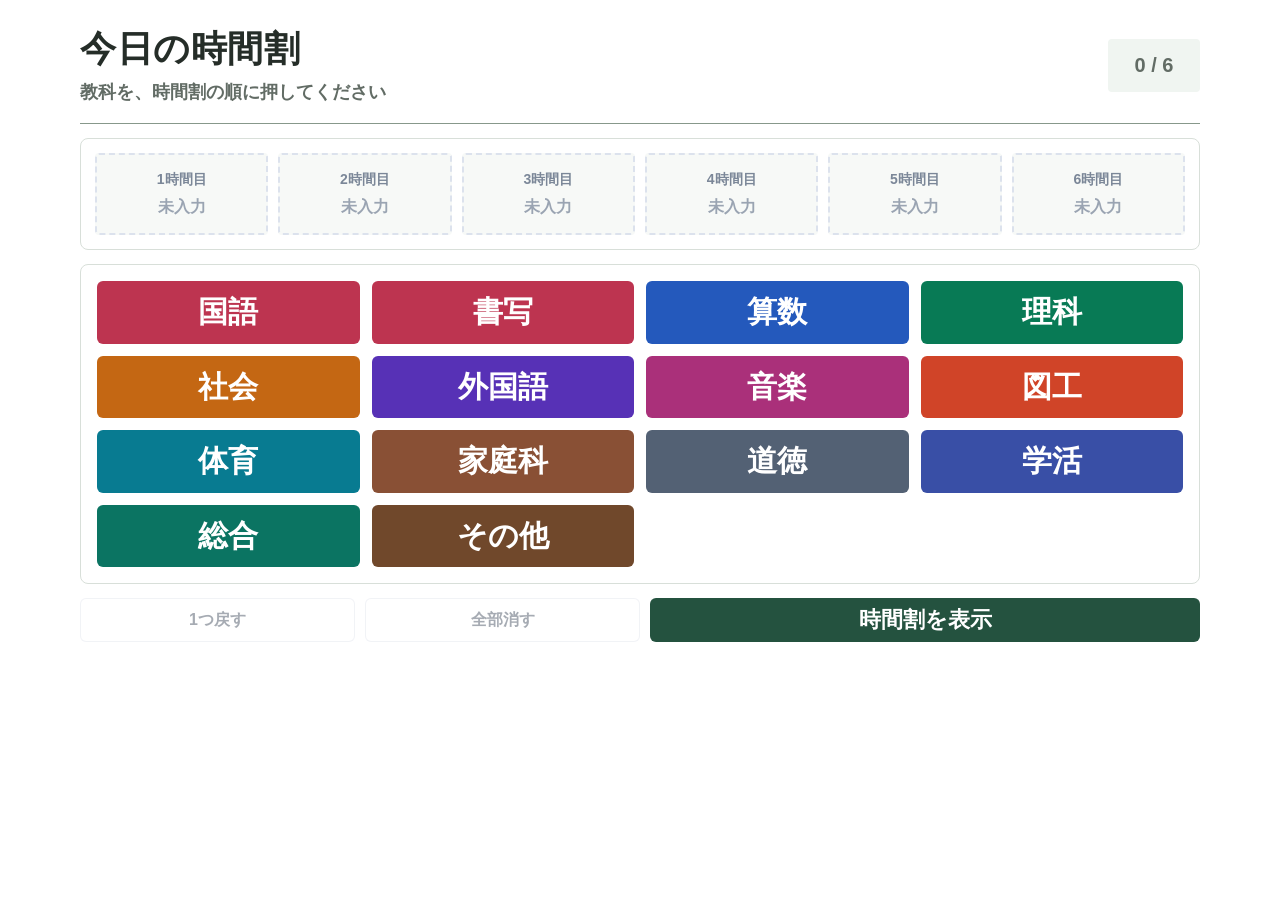
<file: timetable.html>
<!doctype html>
<html lang="ja">
<head>
  <meta charset="utf-8">
  <meta name="viewport" content="width=device-width,initial-scale=1,viewport-fit=cover">
  <meta name="theme-color" content="#f8fafc">
  <title>今日の時間割</title>
  <style>
    :root{--ink:#172033;--muted:#687386;--line:#dce3ec;--panel:#fff;--accent:#3157d5;--accent2:#6c43d8;--danger:#d33f49;--radius:22px;--shadow:0 16px 40px rgba(30,45,75,.12)}
    *{box-sizing:border-box}html,body{min-height:100%;margin:0}body{font-family:-apple-system,BlinkMacSystemFont,"Hiragino Sans","Yu Gothic",Meiryo,sans-serif;color:var(--ink);background:#f3f6fb}button,input{font:inherit}button{cursor:pointer;-webkit-tap-highlight-color:transparent}.app{width:min(1120px,calc(100% - 24px));margin:auto;padding:18px 0 30px}.top{display:flex;justify-content:space-between;align-items:center;gap:12px;margin-bottom:14px}h1{margin:0;font-size:clamp(28px,4vw,46px);letter-spacing:.02em}.sub{margin:5px 0 0;color:var(--muted);font-weight:700}.count{min-width:92px;padding:11px 15px;border-radius:999px;background:#e8edff;color:#2647b8;text-align:center;font-size:20px;font-weight:900}.panel{background:var(--panel);border:1px solid var(--line);border-radius:var(--radius);box-shadow:var(--shadow)}.preview{display:grid;grid-template-columns:repeat(6,1fr);gap:8px;padding:12px;margin-bottom:14px}.slot{min-height:82px;display:grid;place-items:center;padding:8px;border:2px dashed #d5dce7;border-radius:16px;color:#9aa4b2;background:#f8fafc;text-align:center;font-weight:900}.slot.filled{border-style:solid;border-color:#cbd5ff;color:#243b83;background:#eef1ff}.slot small{display:block;margin-bottom:4px;color:#7b8798;font-size:12px}.subjects{display:grid;grid-template-columns:repeat(4,1fr);gap:10px;padding:14px}.subject{min-height:78px;border:0;border-radius:18px;color:#fff;background:linear-gradient(135deg,var(--c1),var(--c2));box-shadow:0 8px 18px color-mix(in srgb,var(--c1) 25%,transparent);font-size:clamp(20px,2.7vw,30px);font-weight:900;transition:transform .12s}.subject:active{transform:scale(.97)}.actions{display:grid;grid-template-columns:1fr 1fr 2fr;gap:10px;margin-top:14px}.action{min-height:60px;border:1px solid var(--line);border-radius:17px;background:#fff;color:#3b4758;font-weight:900}.action.primary{border:0;color:#fff;background:linear-gradient(135deg,var(--accent),var(--accent2));font-size:22px}.custom{display:none;gap:8px;margin-top:10px}.custom.show{display:flex}.custom input{width:100%;min-height:56px;padding:0 16px;border:2px solid #8da2f2;border-radius:16px;outline:none;font-weight:800;box-shadow:0 0 0 4px rgba(49,87,213,.10)}.custom input:focus{border-color:#3157d5}.custom button{min-width:120px;border:0;border-radius:16px;color:#fff;background:#455064;font-weight:900}
    .board{display:none;position:fixed;inset:0;z-index:10;padding:max(12px,env(safe-area-inset-top)) max(12px,env(safe-area-inset-right)) max(12px,env(safe-area-inset-bottom)) max(12px,env(safe-area-inset-left));background:#f8fafc}.board.show{display:grid;grid-template-rows:auto minmax(0,1fr);gap:10px}.board-head{display:flex;justify-content:space-between;align-items:center;gap:12px}.board-title{margin:0;font-size:clamp(27px,3.7vw,48px)}.date{color:#667085;font-size:clamp(14px,1.7vw,21px);font-weight:800}.board-controls{display:flex;gap:8px}.board-controls button{min-height:54px;padding:0 clamp(14px,2vw,26px);border:1px solid #d9e0e9;border-radius:16px;color:#465163;background:#fff;font-size:clamp(16px,1.7vw,21px);font-weight:950;box-shadow:0 6px 16px rgba(30,45,75,.08)}.board-controls .back-btn{border:0;color:#fff;background:linear-gradient(135deg,#e9565f,#c73543)}.cards{display:grid;grid-template-columns:1fr;grid-template-rows:repeat(6,minmax(0,1fr));gap:clamp(5px,.8vh,9px);min-height:0}.card{display:grid;grid-template-columns:clamp(76px,10vw,130px) 1fr;align-items:center;min-height:0;overflow:hidden;border:2px solid #dfe5ee;border-radius:clamp(14px,1.5vw,20px);background:#fff;box-shadow:0 7px 18px rgba(30,45,75,.08)}.period{align-self:stretch;display:grid;place-items:center;color:#fff;background:linear-gradient(160deg,var(--c1),var(--c2));font-size:clamp(25px,3.4vw,44px);font-weight:950}.name{padding:4px 14px;text-align:center;font-size:clamp(32px,5vh,58px);font-weight:950;line-height:1}.empty-board{display:grid;place-items:center;color:#788395;font-size:clamp(24px,4vw,48px);font-weight:900}
    @media(max-width:760px){.preview{grid-template-columns:repeat(3,1fr)}.subjects{grid-template-columns:repeat(3,1fr)}.actions{grid-template-columns:1fr 1fr}.action.primary{grid-column:1/-1;grid-row:1}.board-title{font-size:clamp(23px,5vw,36px)}.card{grid-template-columns:64px 1fr}.name{font-size:clamp(26px,5vh,46px)}}
    @media(max-width:430px){.app{width:min(100% - 16px,1120px);padding-top:10px}.subjects{gap:8px;padding:10px}.subject{min-height:66px;font-size:19px}.custom button{min-width:90px}.board{padding:7px}.board-head{align-items:center}.date{font-size:12px}.board-controls .fullscreen-btn{display:none}.board-controls button{min-height:48px;padding:0 13px}.cards{gap:5px}.card{grid-template-columns:54px 1fr;border-radius:12px}.period{font-size:24px}.name{font-size:clamp(24px,5vh,38px)}}
    /* Rich classroom theme */
    body{background:radial-gradient(circle at 8% 0%,rgba(98,126,234,.18),transparent 28%),radial-gradient(circle at 92% 14%,rgba(232,83,153,.12),transparent 24%),linear-gradient(145deg,#f7f9ff 0%,#eef3fb 48%,#f8fbff 100%);background-attachment:fixed}.app{position:relative;padding-top:24px}.app:before,.app:after{content:"";position:fixed;z-index:-1;border-radius:50%;filter:blur(2px);opacity:.55}.app:before{width:190px;height:190px;left:-70px;bottom:5%;background:linear-gradient(135deg,#cbd9ff,#e3d6ff)}.app:after{width:150px;height:150px;right:-55px;bottom:12%;background:linear-gradient(135deg,#ffd7e7,#ffe5c7)}.eyebrow{display:inline-flex;align-items:center;gap:7px;margin-bottom:5px;padding:6px 10px;border:1px solid rgba(94,116,210,.16);border-radius:999px;color:#4e5fa9;background:rgba(255,255,255,.72);font-size:12px;font-weight:950;letter-spacing:.12em;box-shadow:0 5px 15px rgba(52,69,122,.06)}h1{background:linear-gradient(110deg,#1d2a4a,#4159be 58%,#7242bd);-webkit-background-clip:text;background-clip:text;color:transparent;font-weight:950}.sub{font-size:clamp(14px,1.7vw,18px)}.count{border:1px solid rgba(91,111,211,.18);background:rgba(255,255,255,.76);box-shadow:0 10px 28px rgba(49,64,122,.10);backdrop-filter:blur(12px)}.panel{border:1px solid rgba(255,255,255,.92);background:rgba(255,255,255,.76);box-shadow:0 18px 50px rgba(40,55,100,.10),inset 0 1px 0 #fff;backdrop-filter:blur(15px)}.preview{gap:10px;padding:14px}.slot{position:relative;overflow:hidden;border-color:#dce2ed;background:rgba(248,250,255,.78);transition:.2s ease}.slot.filled{transform:translateY(-2px);border-color:rgba(91,111,211,.22);background:linear-gradient(145deg,#fff,#edf1ff);box-shadow:0 9px 22px rgba(58,76,148,.10)}.slot.filled:after{content:"";position:absolute;right:-18px;bottom:-25px;width:55px;height:55px;border-radius:50%;background:rgba(110,87,213,.08)}.subjects{gap:12px;padding:16px}.subject{position:relative;display:flex;align-items:center;justify-content:center;gap:10px;overflow:hidden;min-height:84px;border:1px solid rgba(255,255,255,.34);box-shadow:0 11px 24px color-mix(in srgb,var(--c1) 24%,transparent),inset 0 1px 0 rgba(255,255,255,.30);text-shadow:0 2px 6px rgba(0,0,0,.14);transition:transform .16s ease,filter .16s ease,box-shadow .16s ease}.subject:before{content:"";position:absolute;inset:0;background:linear-gradient(115deg,rgba(255,255,255,.22),transparent 38%,rgba(255,255,255,.08));pointer-events:none}.subject:hover{transform:translateY(-3px);filter:saturate(1.08);box-shadow:0 16px 30px color-mix(in srgb,var(--c1) 31%,transparent)}.subject:active{transform:scale(.97)}.subject-icon{font-size:1.08em;filter:drop-shadow(0 2px 4px rgba(0,0,0,.12))}.action{border-color:rgba(122,137,171,.22);background:rgba(255,255,255,.82);box-shadow:0 8px 20px rgba(42,55,89,.07);transition:.15s ease}.action:not(:disabled):hover{transform:translateY(-2px)}.action:disabled{cursor:not-allowed;opacity:.45}.action.primary{background:linear-gradient(135deg,#3d63df,#7550db 68%,#b04fc2);box-shadow:0 14px 28px rgba(77,74,199,.25),inset 0 1px 0 rgba(255,255,255,.28)}.custom.show{padding:10px;border:1px solid rgba(100,120,200,.16);border-radius:18px;background:rgba(255,255,255,.72);box-shadow:0 12px 28px rgba(45,61,110,.09)}.board{background:radial-gradient(circle at 0 0,rgba(103,126,230,.17),transparent 30%),radial-gradient(circle at 100% 100%,rgba(222,93,151,.11),transparent 27%),linear-gradient(145deg,#f8faff,#edf2fb)}.board-head{padding:2px 4px}.board-title{background:linear-gradient(110deg,#17213c,#4c61c4,#793cb2);-webkit-background-clip:text;background-clip:text;color:transparent;font-weight:950}.board-controls button{border-color:rgba(110,126,166,.18);background:rgba(255,255,255,.82);backdrop-filter:blur(10px)}.board-controls .back-btn{background:linear-gradient(135deg,#ef6570,#c83248);box-shadow:0 9px 20px rgba(201,50,72,.20)}.card{position:relative;border:1px solid rgba(255,255,255,.95);background:rgba(255,255,255,.88);box-shadow:0 9px 22px rgba(35,48,83,.10),inset 0 1px 0 #fff;backdrop-filter:blur(8px)}.card:after{content:"";position:absolute;right:-35px;top:-45px;width:105px;height:105px;border-radius:50%;background:color-mix(in srgb,var(--c1) 8%,transparent)}.period{position:relative;text-shadow:0 2px 8px rgba(0,0,0,.18)}.period:after{content:"時間目";display:block;margin-left:3px;font-size:.31em;letter-spacing:.03em}.name{display:flex;align-items:center;justify-content:center;gap:clamp(10px,2vw,24px);position:relative;z-index:1}.card-icon{font-size:.65em;filter:drop-shadow(0 3px 6px rgba(30,40,70,.13))}
    @media(max-width:430px){.eyebrow{display:none}.app{padding-top:12px}.subjects{gap:8px;padding:10px}.subject{gap:5px;min-height:68px}.subject-icon{font-size:.92em}.period:after{display:none}.name{gap:7px}.card-icon{font-size:.58em}}
  </style>
<link rel="stylesheet" href="./classroom.css?v=20260905">
<style>
/* Keep this layout local to the timetable; other classroom apps share classroom.css. */
body[data-tool="timetable"] .top { flex-wrap:wrap; }
body[data-tool="timetable"] .top>div:first-child { flex:1 1 12rem; min-width:0; }
body[data-tool="timetable"] .count { flex-shrink:0; font-variant-numeric:tabular-nums; }
body[data-tool="timetable"] .preview { grid-template-columns:repeat(6,minmax(0,1fr)); }
body[data-tool="timetable"] .subjects { grid-template-columns:repeat(4,minmax(0,1fr)); }
body[data-tool="timetable"] :is(.slot,.subject,.action) { min-width:0; overflow-wrap:anywhere; }
body[data-tool="timetable"] .slot { overflow:visible; }
body[data-tool="timetable"] .slot small { font-size:.875rem; }
body[data-tool="timetable"] .subject { padding:.5rem; font-size:clamp(1rem,2.7vw,1.875rem); }
body[data-tool="timetable"] .custom.show { flex-wrap:wrap; }
body[data-tool="timetable"] .custom input { flex:1 1 10rem; min-width:0; }
body[data-tool="timetable"] .custom button { flex:1 1 5rem; min-height:44px; }
body[data-tool="timetable"] .board {
  --board-space:clamp(4px,1vmin,12px);
  padding:max(var(--board-space),env(safe-area-inset-top)) max(var(--board-space),env(safe-area-inset-right)) max(var(--board-space),env(safe-area-inset-bottom)) max(var(--board-space),env(safe-area-inset-left));
  gap:var(--board-space); overflow:auto; border-radius:0;
}
body[data-tool="timetable"] .board-head { min-width:0; gap:4px 8px; padding:0; }
body[data-tool="timetable"] .board.show { grid-template-rows:auto minmax(3.25rem,1fr); }
body[data-tool="timetable"] .board-head>div:first-child { flex:1 1 auto; min-width:0; }
body[data-tool="timetable"] .board-title { font-size:clamp(1.125rem,min(3.7vw,5vh),3rem); line-height:1.25; overflow-wrap:anywhere; }
body[data-tool="timetable"] .date { font-size:clamp(.875rem,1.7vw,1.3125rem); line-height:1.4; }
body[data-tool="timetable"] .board-controls { flex-wrap:wrap; gap:4px; max-width:100%; }
body[data-tool="timetable"] .board-controls button { display:block; min-width:44px; min-height:44px; max-width:100%; padding:6px clamp(6px,1.5vw,24px); font-size:clamp(.875rem,1.7vw,1.3125rem); line-height:1.25; overflow-wrap:anywhere; }
body[data-tool="timetable"] .cards {
  grid-template-columns:minmax(0,1fr);
  grid-template-rows:repeat(6,minmax(var(--row-min-height,1.5rem),1fr));
  gap:clamp(2px,.8vh,9px); min-width:0; min-height:0;
  overflow:auto; overscroll-behavior:contain;
}
body[data-tool="timetable"] .card { grid-template-columns:clamp(2rem,10vw,8.125rem) minmax(0,1fr); min-width:0; }
body[data-tool="timetable"] .period { display:flex; flex-direction:column; justify-content:center; align-items:center; font-size:1rem; line-height:1.1; font-variant-numeric:tabular-nums; }
body[data-tool="timetable"] .period::after { display:block; margin:3px 0 0; font-size:.75rem; line-height:1.2; }
body[data-tool="timetable"] .compact-row .period::after { display:none; }
body[data-tool="timetable"] .name { padding:1px clamp(4px,1.5vw,14px); gap:0; font-size:1rem; line-height:1.2; }
body[data-tool="timetable"] .name>span:last-child { overflow-wrap:anywhere; line-height:1.2; }
body[data-tool="timetable"] .empty-board { grid-row:1/-1; min-width:0; text-align:center; font-size:clamp(1rem,4vw,3rem); overflow-wrap:anywhere; }
@media(max-width:760px) {
  body[data-tool="timetable"] .preview { grid-template-columns:repeat(3,minmax(0,1fr)); }
  body[data-tool="timetable"] .subjects { grid-template-columns:repeat(3,minmax(0,1fr)); }
}
@media(max-width:340px) {
  body[data-tool="timetable"] .subjects { grid-template-columns:repeat(2,minmax(0,1fr)); }
}
@media(max-width:240px) {
  body[data-tool="timetable"] .preview { grid-template-columns:repeat(2,minmax(0,1fr)); }
}
@media(max-height:400px) {
  body[data-tool="timetable"] .board-head>div:first-child { display:flex; flex-wrap:wrap; align-items:baseline; gap:0 8px; }
}
</style>
</head>
<body data-tool="timetable">
<main class="app">
  <header class="top"><div><div class="eyebrow">✦ TODAY'S SCHEDULE</div><h1>今日の時間割</h1><p class="sub">教科を、時間割の順に押してください</p></div><div class="count" id="count">0 / 6</div></header>
  <section class="preview panel" id="preview" aria-label="入力中の時間割"></section>
  <section class="subjects panel" id="subjects" aria-label="教科を選ぶ"></section>
  <div class="custom"><input id="customName" maxlength="8" placeholder="その他の教科・行事" aria-label="その他の教科・行事"><button id="addCustom" type="button">追加</button></div>
  <div class="actions"><button class="action" id="undo" type="button">1つ戻す</button><button class="action" id="clear" type="button">全部消す</button><button class="action primary" id="show" type="button">時間割を表示</button></div>
</main>
<section class="board" id="board" aria-label="今日の時間割 提示画面">
  <header class="board-head"><div><h2 class="board-title">今日の時間割</h2><div class="date" id="date"></div></div><div class="board-controls"><button class="fullscreen-btn" id="fullscreen" type="button">全画面</button><button class="back-btn" id="edit" type="button">← 入力に戻る</button></div></header>
  <div class="cards" id="cards" tabindex="0" aria-label="時間割一覧"></div>
</section>
<script>
const subjectData=[
  ["国語","#e85663","#bd3450"],["書写","#e85663","#bd3450"],["算数","#3b82e6","#2459bc"],["理科","#14a66f","#087a55"],["社会","#e99027","#c46713"],
  ["外国語","#7b55df","#5731b6"],["音楽","#d84fa4","#aa307a"],["図工","#f06b3f","#d04428"],["体育","#12a6b5","#087b91"],
  ["家庭科","#b66b43","#895035"],["道徳","#7a879a","#536174"],["学活","#5870c7","#394fa6"],["総合","#16a085","#0b7462"],["その他","#9a6b45","#70482b"]
];
const schedule=[];const $=id=>document.getElementById(id);const subjects=$("subjects"),preview=$("preview"),cards=$("cards"),board=$("board");
const icons={"国語":"📖","書写":"🖌️","算数":"✏️","理科":"🔬","社会":"🌏","外国語":"💬","音楽":"🎵","図工":"🎨","体育":"🏃","家庭科":"🧵","道徳":"🤝","学活":"🏫","総合":"💡","その他":"＋"};
function textSafe(value){return String(value).replace(/[&<>"']/g,c=>({'&':'&amp;','<':'&lt;','>':'&gt;','"':'&quot;',"'":'&#39;'}[c]))}
function colors(name){return subjectData.find(x=>x[0]===name)?.slice(1)||["#59677c","#384558"]}
function add(name){name=name.trim();if(!name||schedule.length>=6)return;schedule.push(name);render();if(schedule.length===6)openBoard()}
function render(){preview.innerHTML="";for(let i=0;i<6;i++){const el=document.createElement("div");el.className="slot"+(schedule[i]?" filled":"");el.innerHTML=`<div><small>${i+1}時間目</small>${textSafe(schedule[i]||"未入力")}</div>`;preview.append(el)}$("count").textContent=`${schedule.length} / 6`;$("undo").disabled=!schedule.length;$("clear").disabled=!schedule.length}
function openBoard(){cards.innerHTML="";if(!schedule.length){cards.innerHTML='<div class="empty-board">時間割がまだありません</div>'}schedule.forEach((name,i)=>{const [c1,c2]=colors(name);const card=document.createElement("article");card.className="card";card.style.setProperty("--c1",c1);card.style.setProperty("--c2",c2);card.innerHTML=`<div class="period">${i+1}</div><div class="name"><span class="card-icon">${icons[name]||"✦"}</span><span>${textSafe(name)}</span></div>`;cards.append(card)});$("date").textContent=new Intl.DateTimeFormat("ja-JP",{month:"long",day:"numeric",weekday:"long"}).format(new Date());board.classList.add("show");document.body.style.overflow="hidden"}
// Fit to the actual row size, including the header, safe areas and text enlargement.
// Keep a readable minimum; when it cannot fit, scroll the list instead of clipping text.
let boardFitFrame=0;
function queueBoardFit(){cancelAnimationFrame(boardFitFrame);boardFitFrame=requestAnimationFrame(fitBoard)}
function fitBoard(){
  if(!board.classList.contains("show"))return;
  const base=parseFloat(getComputedStyle(document.documentElement).fontSize)||16;
  const rows=Array.from(cards.querySelectorAll(".card"));
  const measurements=rows.map(card=>{
    const name=card.querySelector(".name"),label=name.lastElementChild;
    name.style.fontSize=base+"px";
    label.style.whiteSpace="nowrap";
    const naturalWidth=label.scrollWidth;
    label.style.whiteSpace="";
    const style=getComputedStyle(name);
    const paddingY=parseFloat(style.paddingTop)+parseFloat(style.paddingBottom);
    const paddingX=parseFloat(style.paddingLeft)+parseFloat(style.paddingRight);
    return {card,name,label,naturalWidth,paddingY,paddingX,minHeight:label.getBoundingClientRect().height+paddingY+2};
  });
  cards.style.setProperty("--row-min-height",Math.ceil(Math.max(base*1.5,...measurements.map(row=>row.minHeight)))+"px");
  for(const {card,name,label,naturalWidth,paddingY,paddingX} of measurements){
    const width=Math.max(1,name.clientWidth-paddingX-2);
    const height=Math.max(1,card.clientHeight-paddingY-2);
    const size=Math.max(base,Math.min(base*3.625,height/1.2,base*width/Math.max(1,naturalWidth)));
    name.style.fontSize=(Math.floor(size*4)/4)+"px";
    // Rounding and fallback fonts can vary by device; retain the readable floor.
    if(label.scrollHeight>height+1||label.scrollWidth>width+2)name.style.fontSize=Math.max(base,size-1)+"px";
    card.classList.toggle("compact-row",card.clientHeight<base*3.5);
    card.querySelector(".period").style.fontSize=Math.max(base,Math.min(base*2.75,card.clientHeight*.55))+"px";
  }
}
const boardResizeObserver=new ResizeObserver(queueBoardFit);
[board,cards,board.querySelector(".board-head")].forEach(el=>boardResizeObserver.observe(el));
new MutationObserver(queueBoardFit).observe(cards,{childList:true});
window.addEventListener("resize",queueBoardFit);
document.addEventListener("fullscreenchange",queueBoardFit);
if(document.fonts)document.fonts.ready.then(queueBoardFit);
async function requestFullscreen(){try{if(!document.fullscreenElement&&document.documentElement.requestFullscreen)await document.documentElement.requestFullscreen()}catch(e){}}
function closeBoard(){board.classList.remove("show");document.body.style.overflow="";if(document.fullscreenElement)document.exitFullscreen().catch(()=>{})}
subjectData.forEach(([name,c1,c2])=>{const b=document.createElement("button");b.type="button";b.className="subject";b.innerHTML=`<span class="subject-icon">${icons[name]}</span><span>${name}</span>`;b.style.setProperty("--c1",c1);b.style.setProperty("--c2",c2);b.addEventListener("click",()=>{if(name==="その他"){document.querySelector(".custom").classList.add("show");$("customName").focus();$("customName").scrollIntoView({behavior:"smooth",block:"center"})}else add(name)});subjects.append(b)});
$("addCustom").addEventListener("click",()=>{const value=$("customName").value.trim();if(!value)return;add(value);$("customName").value="";document.querySelector(".custom").classList.remove("show")});$("customName").addEventListener("keydown",e=>{if(e.key==="Enter")$("addCustom").click()});
$("undo").addEventListener("click",()=>{schedule.pop();render()});$("clear").addEventListener("click",()=>{if(schedule.length&&!confirm("入力した時間割をすべて消しますか？"))return;schedule.length=0;render()});$("show").addEventListener("click",openBoard);$("edit").addEventListener("click",closeBoard);$("fullscreen").addEventListener("click",requestFullscreen);render();
</script>
</body>
</html>
</file>
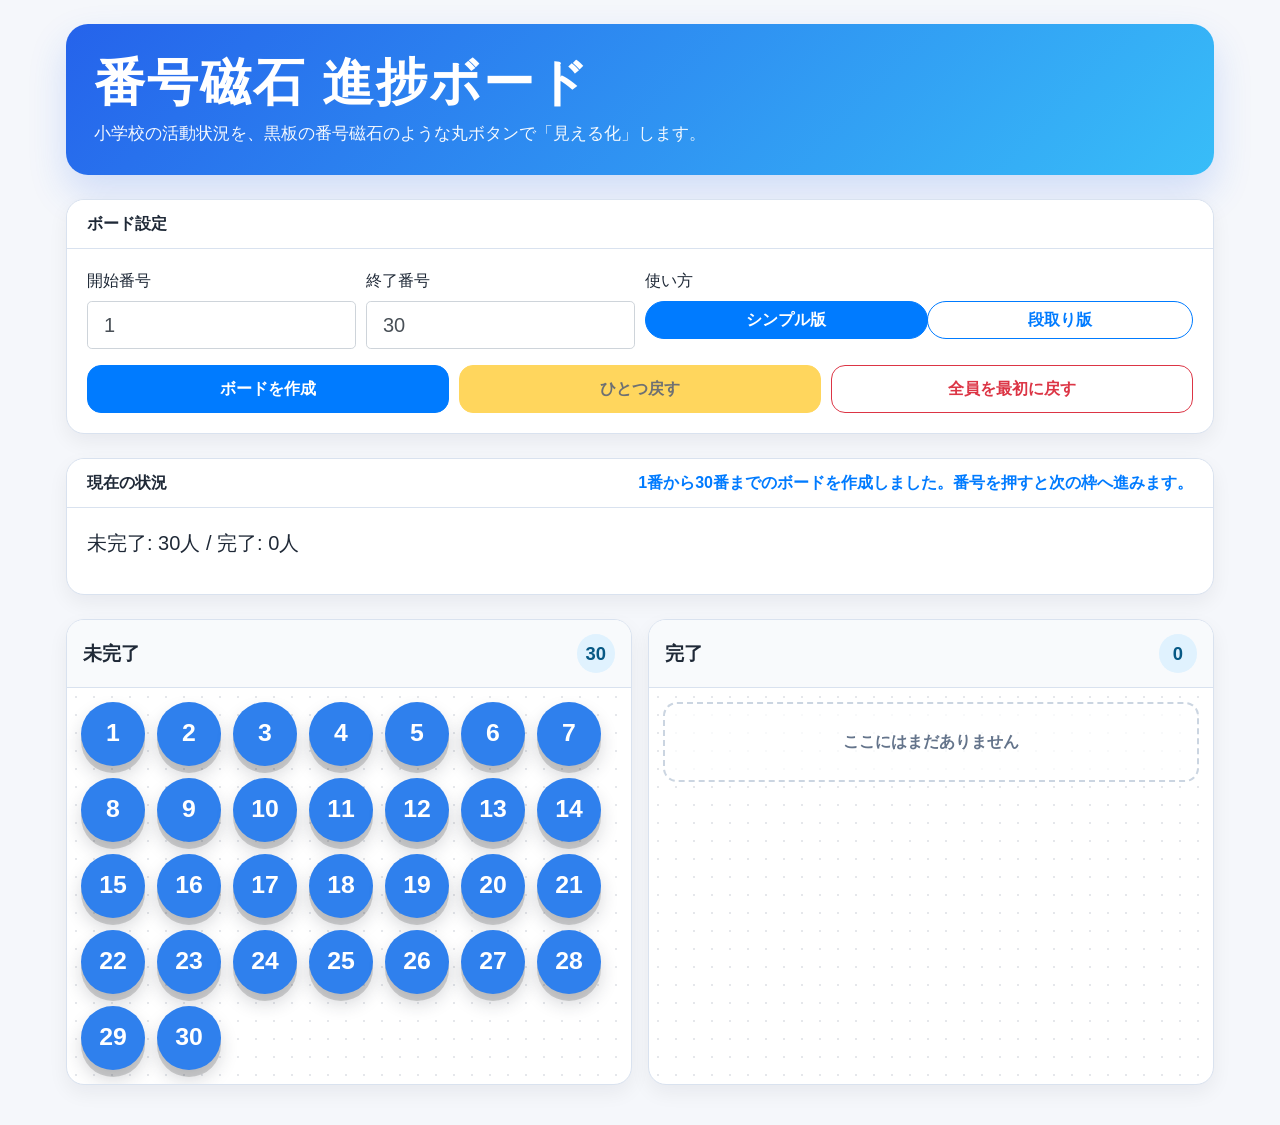
<file: 式次第タイマー２.html>
<!DOCTYPE html>
<html lang="ja">
<head>
  <meta charset="UTF-8">
  <meta name="viewport" content="width=device-width, initial-scale=1.0">
  <title>番号磁石 進捗ボード</title>
  <link rel="stylesheet" href="https://maxcdn.bootstrapcdn.com/bootstrap/4.5.2/css/bootstrap.min.css">
  <style>
    :root {
      --board-bg: #f5f7fb;
      --card-border: #d9e2ef;
      --magnet-blue: #2f80ed;
      --magnet-orange: #f2994a;
      --magnet-green: #27ae60;
      --magnet-shadow: rgba(31, 41, 55, 0.18);
    }

    body {
      background: var(--board-bg);
      color: #1f2937;
      font-family: -apple-system, BlinkMacSystemFont, "Hiragino Sans", "Yu Gothic", "YuGothic", "Segoe UI", sans-serif;
    }

    .app-shell {
      max-width: 1180px;
      margin: 24px auto 40px;
      padding: 0 16px;
    }

    .hero {
      background: linear-gradient(135deg, #2563eb, #38bdf8);
      border-radius: 22px;
      color: #fff;
      padding: 28px;
      box-shadow: 0 18px 38px rgba(37, 99, 235, 0.18);
    }

    .hero h1 {
      font-size: clamp(2rem, 5vw, 3.2rem);
      font-weight: 800;
      letter-spacing: 0.04em;
    }

    .hero p {
      font-size: 1.08rem;
      margin-bottom: 0;
      opacity: 0.95;
    }

    .settings-card,
    .summary-card,
    .stage-column {
      border: 1px solid var(--card-border);
      border-radius: 18px;
      box-shadow: 0 8px 20px rgba(15, 23, 42, 0.06);
    }

    .settings-card .card-header,
    .summary-card .card-header {
      background: #fff;
      border-bottom: 1px solid var(--card-border);
      border-radius: 18px 18px 0 0;
      font-weight: 700;
    }

    .mode-toggle .btn {
      border-radius: 999px !important;
      font-weight: 700;
    }

    .stage-name-list {
      display: grid;
      grid-template-columns: repeat(auto-fit, minmax(180px, 1fr));
      gap: 10px;
    }

    .board-grid {
      display: grid;
      grid-template-columns: repeat(auto-fit, minmax(220px, 1fr));
      gap: 16px;
      align-items: stretch;
    }

    .stage-column {
      background: #fff;
      min-height: 260px;
      display: flex;
      flex-direction: column;
      overflow: hidden;
    }

    .stage-header {
      padding: 14px 16px;
      border-bottom: 1px solid var(--card-border);
      background: #f8fafc;
    }

    .stage-title {
      font-size: 1.2rem;
      font-weight: 800;
      margin: 0;
    }

    .stage-count {
      display: inline-flex;
      align-items: center;
      justify-content: center;
      min-width: 2.4rem;
      height: 2.4rem;
      border-radius: 999px;
      background: #e0f2fe;
      color: #075985;
      font-weight: 800;
      font-size: 1.15rem;
    }

    .magnet-zone {
      flex: 1;
      padding: 14px;
      display: flex;
      flex-wrap: wrap;
      align-content: flex-start;
      gap: 12px;
      background-image: radial-gradient(#e5e7eb 1px, transparent 1px);
      background-size: 18px 18px;
    }

    .magnet-button {
      width: 64px;
      height: 64px;
      border: 0;
      border-radius: 999px;
      color: #fff;
      font-size: 1.55rem;
      font-weight: 900;
      line-height: 1;
      box-shadow: 0 7px 0 rgba(0, 0, 0, 0.16), 0 10px 18px var(--magnet-shadow);
      transition: transform 0.08s ease, box-shadow 0.08s ease;
      touch-action: manipulation;
    }

    .magnet-button:hover,
    .magnet-button:focus {
      transform: translateY(-2px);
      box-shadow: 0 9px 0 rgba(0, 0, 0, 0.16), 0 14px 22px var(--magnet-shadow);
    }

    .magnet-button:active {
      transform: translateY(4px);
      box-shadow: 0 3px 0 rgba(0, 0, 0, 0.18), 0 6px 10px var(--magnet-shadow);
    }

    .magnet-button.stage-0 { background: var(--magnet-blue); }
    .magnet-button.stage-1 { background: var(--magnet-orange); }
    .magnet-button.stage-2 { background: #9b51e0; }
    .magnet-button.stage-3 { background: #eb5757; }
    .magnet-button.stage-4 { background: #00a6a6; }
    .magnet-button.done { background: var(--magnet-green); }

    .empty-message {
      width: 100%;
      color: #64748b;
      font-weight: 700;
      text-align: center;
      margin: auto;
      padding: 26px 8px;
      border: 2px dashed #cbd5e1;
      border-radius: 14px;
      background: rgba(255, 255, 255, 0.74);
    }

    .history-list {
      max-height: 170px;
      overflow: auto;
      padding-left: 1.2rem;
      margin-bottom: 0;
    }

    .history-list li {
      margin-bottom: 4px;
    }

    .large-action {
      min-height: 48px;
      border-radius: 14px;
      font-weight: 800;
    }

    @media (max-width: 575.98px) {
      .hero,
      .settings-card .card-body,
      .summary-card .card-body {
        padding: 18px;
      }

      .magnet-button {
        width: 58px;
        height: 58px;
        font-size: 1.35rem;
      }
    }
  </style>
</head>
<body>
  <main class="app-shell">
    <section class="hero mb-4">
      <h1>番号磁石 進捗ボード</h1>
      <p>小学校の活動状況を、黒板の番号磁石のような丸ボタンで「見える化」します。</p>
    </section>

    <section class="card settings-card mb-4">
      <div class="card-header">ボード設定</div>
      <div class="card-body">
        <div class="form-row">
          <div class="form-group col-sm-6 col-lg-3">
            <label for="startNumber">開始番号</label>
            <input type="number" class="form-control form-control-lg" id="startNumber" value="1" min="1" step="1">
          </div>
          <div class="form-group col-sm-6 col-lg-3">
            <label for="endNumber">終了番号</label>
            <input type="number" class="form-control form-control-lg" id="endNumber" value="30" min="1" step="1">
          </div>
          <div class="form-group col-lg-6">
            <label>使い方</label>
            <div class="btn-group btn-group-toggle mode-toggle d-flex" data-toggle="buttons" role="group" aria-label="表示モード">
              <label class="btn btn-outline-primary active flex-fill" id="simpleModeLabel">
                <input type="radio" name="mode" id="simpleMode" value="simple" checked> シンプル版
              </label>
              <label class="btn btn-outline-primary flex-fill" id="stepsModeLabel">
                <input type="radio" name="mode" id="stepsMode" value="steps"> 段取り版
              </label>
            </div>
          </div>
        </div>

        <div id="stepsSettings" class="border rounded p-3 mb-3" style="display: none;">
          <div class="form-row align-items-end">
            <div class="form-group col-sm-6 col-lg-3 mb-sm-0">
              <label for="stageCount">段取りの数</label>
              <input type="number" class="form-control" id="stageCount" value="4" min="2" max="8" step="1">
            </div>
            <div class="form-group col-sm-6 col-lg-3 mb-sm-0">
              <button id="updateStageNamesBtn" class="btn btn-outline-secondary btn-block large-action" type="button">名前欄を更新</button>
            </div>
            <div class="col-lg-6 text-muted small mt-2 mt-lg-0">
              例：未着手 → 読む → 書く → 提出 のように、活動に合わせて名前を変えられます。
            </div>
          </div>
          <div id="stageNameInputs" class="stage-name-list mt-3"></div>
        </div>

        <div class="form-row">
          <div class="col-md-4 mb-2 mb-md-0">
            <button id="createBoardBtn" class="btn btn-primary btn-block large-action" type="button">ボードを作成</button>
          </div>
          <div class="col-md-4 mb-2 mb-md-0">
            <button id="undoBtn" class="btn btn-warning btn-block large-action" type="button" disabled>ひとつ戻す</button>
          </div>
          <div class="col-md-4">
            <button id="resetBtn" class="btn btn-outline-danger btn-block large-action" type="button">全員を最初に戻す</button>
          </div>
        </div>
      </div>
    </section>

    <section class="card summary-card mb-4">
      <div class="card-header d-flex flex-column flex-md-row justify-content-between align-items-md-center">
        <span>現在の状況</span>
        <span id="statusText" class="text-primary mt-2 mt-md-0">番号と使い方を設定して「ボードを作成」を押してください。</span>
      </div>
      <div class="card-body">
        <div id="summaryText" class="lead mb-3">未作成</div>
        <ol id="historyList" class="history-list text-muted"></ol>
      </div>
    </section>

    <section id="boardArea" class="board-grid" aria-live="polite"></section>
  </main>

  <script>
    const defaultSimpleStages = ["未完了", "完了"];
    const defaultStepStages = ["未着手", "準備", "作業中", "提出"];
    let boardState = {
      numbers: [],
      stages: defaultSimpleStages,
      positions: new Map(),
      history: []
    };

    const startNumberInput = document.getElementById("startNumber");
    const endNumberInput = document.getElementById("endNumber");
    const simpleModeInput = document.getElementById("simpleMode");
    const stepsModeInput = document.getElementById("stepsMode");
    const simpleModeLabel = document.getElementById("simpleModeLabel");
    const stepsModeLabel = document.getElementById("stepsModeLabel");
    const stepsSettings = document.getElementById("stepsSettings");
    const stageCountInput = document.getElementById("stageCount");
    const stageNameInputs = document.getElementById("stageNameInputs");
    const statusText = document.getElementById("statusText");
    const summaryText = document.getElementById("summaryText");
    const historyList = document.getElementById("historyList");
    const boardArea = document.getElementById("boardArea");
    const undoBtn = document.getElementById("undoBtn");

    function clampStageCount(value) {
      const parsed = parseInt(value, 10);
      if (Number.isNaN(parsed)) return 2;
      return Math.min(Math.max(parsed, 2), 8);
    }

    function getMode() {
      return stepsModeInput.checked ? "steps" : "simple";
    }

    function getStageDefaults(count) {
      const fallback = ["未着手", "準備", "作業中", "確認", "直し", "提出", "返却", "完了"];
      return Array.from({ length: count }, (_, index) => defaultStepStages[index] || fallback[index] || `${index + 1}段階目`);
    }

    function renderStageNameInputs() {
      const count = clampStageCount(stageCountInput.value);
      stageCountInput.value = count;
      const currentNames = Array.from(stageNameInputs.querySelectorAll("input")).map((input) => input.value.trim());
      const defaults = getStageDefaults(count);
      stageNameInputs.innerHTML = "";

      for (let i = 0; i < count; i++) {
        const wrapper = document.createElement("div");
        wrapper.className = "form-group mb-0";
        const label = document.createElement("label");
        label.className = "small font-weight-bold";
        label.setAttribute("for", `stageName-${i}`);
        label.textContent = `${i + 1}枠目`;
        const input = document.createElement("input");
        input.type = "text";
        input.className = "form-control";
        input.id = `stageName-${i}`;
        input.value = currentNames[i] || defaults[i];
        wrapper.appendChild(label);
        wrapper.appendChild(input);
        stageNameInputs.appendChild(wrapper);
      }
    }

    function setMode(mode) {
      const isSteps = mode === "steps";
      simpleModeInput.checked = !isSteps;
      stepsModeInput.checked = isSteps;
      simpleModeLabel.classList.toggle("active", !isSteps);
      stepsModeLabel.classList.toggle("active", isSteps);
      stepsSettings.style.display = isSteps ? "block" : "none";
      if (isSteps && stageNameInputs.children.length === 0) {
        renderStageNameInputs();
      }
    }

    function getStageNames() {
      if (getMode() === "simple") return defaultSimpleStages;
      const count = clampStageCount(stageCountInput.value);
      const defaults = getStageDefaults(count);
      return Array.from({ length: count }, (_, index) => {
        const input = document.getElementById(`stageName-${index}`);
        return (input && input.value.trim()) || defaults[index];
      });
    }

    function validateRange(start, end) {
      if (Number.isNaN(start) || Number.isNaN(end) || start < 1 || end < 1 || start > end) {
        alert("開始番号と終了番号を正しく入力してください。");
        return false;
      }
      if (end - start > 99) {
        alert("一度に表示できる番号は100個までです。");
        return false;
      }
      return true;
    }

    function createBoard() {
      const start = parseInt(startNumberInput.value, 10);
      const end = parseInt(endNumberInput.value, 10);
      if (!validateRange(start, end)) return;

      const numbers = [];
      for (let n = start; n <= end; n++) numbers.push(n);

      boardState = {
        numbers,
        stages: getStageNames(),
        positions: new Map(numbers.map((n) => [n, 0])),
        history: []
      };

      statusText.textContent = `${start}番から${end}番までのボードを作成しました。番号を押すと次の枠へ進みます。`;
      renderBoard();
    }

    function moveNumber(number) {
      const currentStage = boardState.positions.get(number);
      if (currentStage === undefined) return;
      const nextStage = Math.min(currentStage + 1, boardState.stages.length - 1);
      if (nextStage === currentStage) {
        statusText.textContent = `${number}番はすでに「${boardState.stages[currentStage]}」です。`;
        return;
      }

      boardState.positions.set(number, nextStage);
      boardState.history.push({ number, from: currentStage, to: nextStage, time: new Date() });
      statusText.textContent = `${number}番を「${boardState.stages[nextStage]}」へ移動しました。`;
      renderBoard();
    }

    function undoLastMove() {
      const lastMove = boardState.history.pop();
      if (!lastMove) return;
      boardState.positions.set(lastMove.number, lastMove.from);
      statusText.textContent = `${lastMove.number}番を「${boardState.stages[lastMove.from]}」へ戻しました。`;
      renderBoard();
    }

    function resetBoard() {
      if (boardState.numbers.length === 0) {
        statusText.textContent = "まだボードが作成されていません。";
        return;
      }
      boardState.numbers.forEach((number) => boardState.positions.set(number, 0));
      boardState.history = [];
      statusText.textContent = "全員を最初の枠へ戻しました。";
      renderBoard();
    }

    function renderBoard() {
      boardArea.innerHTML = "";
      boardState.stages.forEach((stageName, stageIndex) => {
        const column = document.createElement("article");
        column.className = "stage-column";

        const header = document.createElement("div");
        header.className = "stage-header d-flex justify-content-between align-items-center";
        const title = document.createElement("h2");
        title.className = "stage-title";
        title.textContent = stageName;
        const count = document.createElement("span");
        count.className = "stage-count";
        count.textContent = getNumbersInStage(stageIndex).length;
        header.appendChild(title);
        header.appendChild(count);

        const zone = document.createElement("div");
        zone.className = "magnet-zone";
        zone.setAttribute("aria-label", `${stageName}の番号`);
        const numbers = getNumbersInStage(stageIndex);
        if (numbers.length === 0) {
          const empty = document.createElement("div");
          empty.className = "empty-message";
          empty.textContent = "ここにはまだありません";
          zone.appendChild(empty);
        } else {
          numbers.forEach((number) => zone.appendChild(createMagnetButton(number, stageIndex)));
        }

        column.appendChild(header);
        column.appendChild(zone);
        boardArea.appendChild(column);
      });

      updateSummary();
    }

    function getNumbersInStage(stageIndex) {
      return boardState.numbers.filter((number) => boardState.positions.get(number) === stageIndex);
    }

    function createMagnetButton(number, stageIndex) {
      const button = document.createElement("button");
      const isDone = stageIndex === boardState.stages.length - 1;
      button.type = "button";
      button.className = `magnet-button stage-${stageIndex % 5}${isDone ? " done" : ""}`;
      button.textContent = number;
      button.title = isDone ? `${number}番は最終枠です` : `${number}番を次の枠へ進める`;
      button.setAttribute("aria-label", button.title);
      button.addEventListener("click", () => moveNumber(number));
      return button;
    }

    function updateSummary() {
      if (boardState.numbers.length === 0) {
        summaryText.textContent = "未作成";
        undoBtn.disabled = true;
        historyList.innerHTML = "";
        return;
      }

      const stageSummaries = boardState.stages.map((stageName, index) => `${stageName}: ${getNumbersInStage(index).length}人`);
      summaryText.textContent = stageSummaries.join(" / ");
      undoBtn.disabled = boardState.history.length === 0;
      historyList.innerHTML = "";

      boardState.history.slice(-5).reverse().forEach((item) => {
        const li = document.createElement("li");
        li.textContent = `${item.number}番: ${boardState.stages[item.from]} → ${boardState.stages[item.to]}`;
        historyList.appendChild(li);
      });
    }

    simpleModeInput.addEventListener("change", () => setMode("simple"));
    stepsModeInput.addEventListener("change", () => setMode("steps"));
    simpleModeLabel.addEventListener("click", () => setMode("simple"));
    stepsModeLabel.addEventListener("click", () => setMode("steps"));
    document.getElementById("updateStageNamesBtn").addEventListener("click", renderStageNameInputs);
    stageCountInput.addEventListener("change", renderStageNameInputs);
    document.getElementById("createBoardBtn").addEventListener("click", createBoard);
    undoBtn.addEventListener("click", undoLastMove);
    document.getElementById("resetBtn").addEventListener("click", resetBoard);

    renderStageNameInputs();
    createBoard();
  </script>
</body>
</html>
</file>
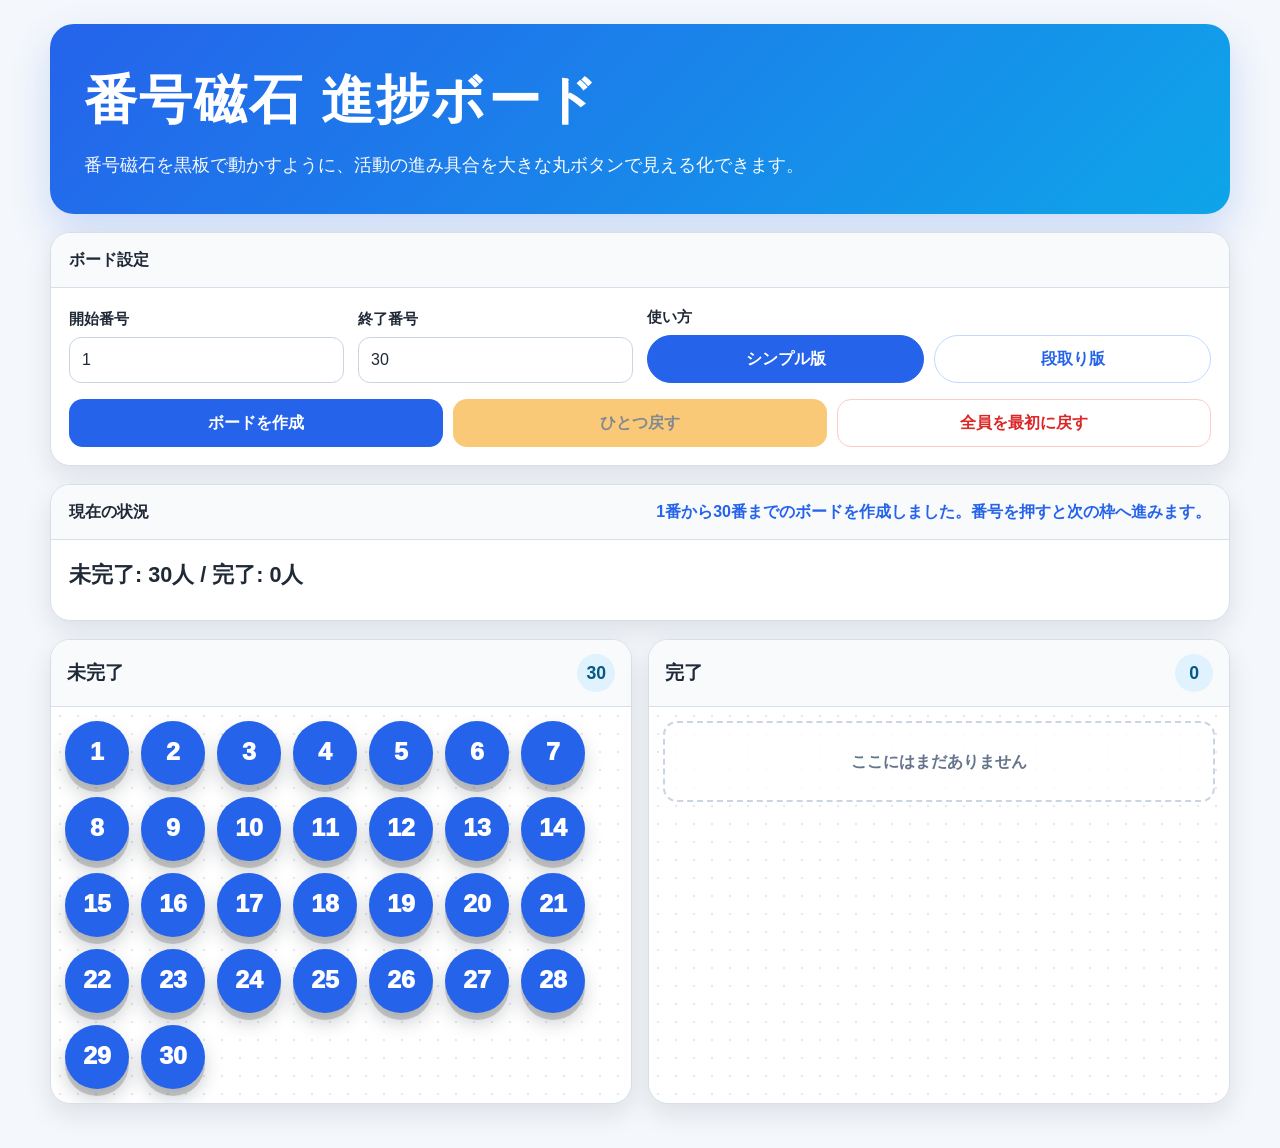
<file: 番号磁石進捗ボード.html>
<!DOCTYPE html>
<html lang="ja">
<head>
  <meta charset="UTF-8">
  <meta name="viewport" content="width=device-width, initial-scale=1.0">
  <title>番号磁石 進捗ボード</title>
  <style>
    :root {
      --bg: #f4f7fb;
      --surface: #ffffff;
      --surface-soft: #f8fafc;
      --border: #d7e0ea;
      --text: #1f2937;
      --muted: #64748b;
      --primary: #2563eb;
      --primary-dark: #1d4ed8;
      --warning: #f59e0b;
      --danger: #dc2626;
      --green: #16a34a;
      --shadow: 0 10px 26px rgba(15, 23, 42, 0.10);
      --magnet-shadow: rgba(31, 41, 55, 0.22);
    }

    * {
      box-sizing: border-box;
    }

    body {
      margin: 0;
      background: var(--bg);
      color: var(--text);
      font-family: -apple-system, BlinkMacSystemFont, "Hiragino Sans", "Yu Gothic", "YuGothic", "Segoe UI", sans-serif;
      line-height: 1.6;
    }

    button,
    input {
      font: inherit;
    }

    .app {
      width: min(1180px, calc(100% - 28px));
      margin: 24px auto 44px;
    }

    .hero {
      background: linear-gradient(135deg, #2563eb 0%, #0ea5e9 100%);
      border-radius: 24px;
      color: #fff;
      padding: clamp(20px, 4vw, 34px);
      box-shadow: 0 18px 40px rgba(37, 99, 235, 0.20);
    }

    .hero h1 {
      margin: 0 0 8px;
      font-size: clamp(2rem, 5vw, 3.3rem);
      font-weight: 900;
      letter-spacing: 0.04em;
    }

    .hero p {
      margin: 0;
      font-size: clamp(1rem, 2vw, 1.15rem);
      opacity: 0.96;
    }

    .panel {
      margin-top: 18px;
      background: var(--surface);
      border: 1px solid var(--border);
      border-radius: 20px;
      box-shadow: var(--shadow);
      overflow: hidden;
    }

    .panel-header {
      display: flex;
      gap: 12px;
      align-items: center;
      justify-content: space-between;
      padding: 14px 18px;
      background: var(--surface-soft);
      border-bottom: 1px solid var(--border);
      font-weight: 900;
    }

    .panel-body {
      padding: 18px;
    }

    .form-grid {
      display: grid;
      grid-template-columns: repeat(12, 1fr);
      gap: 14px;
      align-items: end;
    }

    .field {
      grid-column: span 3;
    }

    .field-wide {
      grid-column: span 6;
    }

    label,
    .label-text {
      display: block;
      margin-bottom: 6px;
      font-size: 0.92rem;
      font-weight: 800;
    }

    input[type="number"],
    input[type="text"] {
      width: 100%;
      min-height: 46px;
      padding: 8px 12px;
      border: 1px solid #cbd5e1;
      border-radius: 12px;
      background: #fff;
      color: var(--text);
      font-size: 1rem;
    }

    input:focus {
      outline: 3px solid rgba(37, 99, 235, 0.20);
      border-color: var(--primary);
    }

    .mode-buttons,
    .action-grid {
      display: grid;
      gap: 10px;
    }

    .mode-buttons {
      grid-template-columns: repeat(2, 1fr);
    }

    .action-grid {
      grid-template-columns: repeat(3, 1fr);
      margin-top: 16px;
    }

    .btn {
      min-height: 48px;
      border: 1px solid transparent;
      border-radius: 14px;
      cursor: pointer;
      font-weight: 900;
      transition: transform 0.08s ease, box-shadow 0.08s ease, background 0.08s ease;
    }

    .btn:hover,
    .btn:focus-visible {
      transform: translateY(-1px);
      box-shadow: 0 8px 18px rgba(15, 23, 42, 0.14);
      outline: none;
    }

    .btn:active {
      transform: translateY(1px);
      box-shadow: none;
    }

    .btn-primary {
      background: var(--primary);
      color: #fff;
    }

    .btn-primary:hover,
    .btn-primary:focus-visible {
      background: var(--primary-dark);
    }

    .btn-warning {
      background: var(--warning);
      color: #1f2937;
    }

    .btn-danger-outline {
      background: #fff;
      border-color: #fecaca;
      color: var(--danger);
    }

    .btn-secondary-outline {
      background: #fff;
      border-color: #cbd5e1;
      color: #334155;
    }

    .btn-mode {
      background: #fff;
      border-color: #bfdbfe;
      color: var(--primary);
      border-radius: 999px;
    }

    .btn-mode.active {
      background: var(--primary);
      border-color: var(--primary);
      color: #fff;
    }

    .btn:disabled {
      cursor: not-allowed;
      opacity: 0.55;
      transform: none;
      box-shadow: none;
    }

    .steps-settings {
      display: none;
      margin-top: 16px;
      padding: 16px;
      border: 1px dashed #cbd5e1;
      border-radius: 16px;
      background: #fbfdff;
    }

    .steps-settings.show {
      display: block;
    }

    .helper-text {
      color: var(--muted);
      font-size: 0.92rem;
    }

    .stage-name-grid {
      display: grid;
      grid-template-columns: repeat(auto-fit, minmax(170px, 1fr));
      gap: 12px;
      margin-top: 14px;
    }

    .summary-main {
      margin: 0 0 10px;
      font-size: clamp(1.1rem, 2vw, 1.35rem);
      font-weight: 800;
    }

    .status-text {
      color: var(--primary);
      font-weight: 800;
    }

    .history {
      max-height: 170px;
      overflow: auto;
      margin: 0;
      padding-left: 1.35rem;
      color: var(--muted);
    }

    .board {
      display: grid;
      grid-template-columns: repeat(auto-fit, minmax(220px, 1fr));
      gap: 16px;
      margin-top: 18px;
    }

    .stage-column {
      display: flex;
      min-height: 260px;
      flex-direction: column;
      overflow: hidden;
      background: #fff;
      border: 1px solid var(--border);
      border-radius: 20px;
      box-shadow: var(--shadow);
    }

    .stage-header {
      display: flex;
      align-items: center;
      justify-content: space-between;
      gap: 12px;
      padding: 14px 16px;
      background: var(--surface-soft);
      border-bottom: 1px solid var(--border);
    }

    .stage-title {
      margin: 0;
      font-size: 1.2rem;
      font-weight: 900;
    }

    .stage-count {
      display: inline-flex;
      align-items: center;
      justify-content: center;
      min-width: 2.35rem;
      height: 2.35rem;
      padding: 0 8px;
      border-radius: 999px;
      background: #e0f2fe;
      color: #075985;
      font-weight: 900;
      font-size: 1.1rem;
    }

    .magnet-zone {
      display: flex;
      flex: 1;
      flex-wrap: wrap;
      align-content: flex-start;
      gap: 12px;
      padding: 14px;
      background-image: radial-gradient(#e5e7eb 1px, transparent 1px);
      background-size: 18px 18px;
    }

    .magnet-button {
      width: 64px;
      height: 64px;
      border: 0;
      border-radius: 999px;
      color: #fff;
      cursor: pointer;
      font-size: 1.55rem;
      font-weight: 950;
      line-height: 1;
      box-shadow: 0 7px 0 rgba(0, 0, 0, 0.17), 0 10px 18px var(--magnet-shadow);
      touch-action: manipulation;
      transition: transform 0.08s ease, box-shadow 0.08s ease;
    }

    .magnet-button:hover,
    .magnet-button:focus-visible {
      transform: translateY(-2px);
      box-shadow: 0 9px 0 rgba(0, 0, 0, 0.17), 0 14px 22px var(--magnet-shadow);
      outline: 3px solid rgba(37, 99, 235, 0.22);
      outline-offset: 3px;
    }

    .magnet-button:active {
      transform: translateY(4px);
      box-shadow: 0 3px 0 rgba(0, 0, 0, 0.18), 0 6px 10px var(--magnet-shadow);
    }

    .stage-0 { background: #2563eb; }
    .stage-1 { background: #f97316; }
    .stage-2 { background: #9333ea; }
    .stage-3 { background: #dc2626; }
    .stage-4 { background: #0891b2; }
    .stage-5 { background: #7c3aed; }
    .stage-6 { background: #be123c; }
    .stage-7 { background: #0f766e; }
    .done { background: var(--green); }

    .empty-message {
      width: 100%;
      margin: auto;
      padding: 26px 8px;
      border: 2px dashed #cbd5e1;
      border-radius: 14px;
      background: rgba(255, 255, 255, 0.76);
      color: var(--muted);
      font-weight: 800;
      text-align: center;
    }

    @media (max-width: 820px) {
      .field,
      .field-wide {
        grid-column: span 12;
      }

      .action-grid {
        grid-template-columns: 1fr;
      }
    }

    @media (max-width: 520px) {
      .app {
        width: min(100% - 18px, 1180px);
        margin-top: 12px;
      }

      .mode-buttons {
        grid-template-columns: 1fr;
      }

      .magnet-button {
        width: 58px;
        height: 58px;
        font-size: 1.35rem;
      }
    }
  </style>
</head>
<body>
  <main class="app">
    <section class="hero">
      <h1>番号磁石 進捗ボード</h1>
      <p>番号磁石を黒板で動かすように、活動の進み具合を大きな丸ボタンで見える化できます。</p>
    </section>

    <section class="panel" aria-labelledby="settingsHeading">
      <div class="panel-header">
        <span id="settingsHeading">ボード設定</span>
      </div>
      <div class="panel-body">
        <div class="form-grid">
          <div class="field">
            <label for="startNumber">開始番号</label>
            <input type="number" id="startNumber" value="1" min="1" step="1">
          </div>
          <div class="field">
            <label for="endNumber">終了番号</label>
            <input type="number" id="endNumber" value="30" min="1" step="1">
          </div>
          <div class="field-wide">
            <span class="label-text">使い方</span>
            <div class="mode-buttons" role="group" aria-label="使い方の選択">
              <button type="button" class="btn btn-mode active" id="simpleModeBtn" aria-pressed="true">シンプル版</button>
              <button type="button" class="btn btn-mode" id="stepsModeBtn" aria-pressed="false">段取り版</button>
            </div>
          </div>
        </div>

        <div id="stepsSettings" class="steps-settings">
          <div class="form-grid">
            <div class="field">
              <label for="stageCount">段取りの数</label>
              <input type="number" id="stageCount" value="4" min="2" max="8" step="1">
            </div>
            <div class="field">
              <button type="button" class="btn btn-secondary-outline" id="updateStageNamesBtn">名前欄を更新</button>
            </div>
            <div class="field-wide helper-text">
              例：未着手 → 読む → 書く → 提出 のように、活動に合わせて枠名を変えられます。
            </div>
          </div>
          <div id="stageNameInputs" class="stage-name-grid"></div>
        </div>

        <div class="action-grid">
          <button type="button" class="btn btn-primary" id="createBoardBtn">ボードを作成</button>
          <button type="button" class="btn btn-warning" id="undoBtn" disabled>ひとつ戻す</button>
          <button type="button" class="btn btn-danger-outline" id="resetBtn">全員を最初に戻す</button>
        </div>
      </div>
    </section>

    <section class="panel" aria-labelledby="summaryHeading">
      <div class="panel-header">
        <span id="summaryHeading">現在の状況</span>
        <span id="statusText" class="status-text">番号と使い方を設定して「ボードを作成」を押してください。</span>
      </div>
      <div class="panel-body">
        <p id="summaryText" class="summary-main">未作成</p>
        <ol id="historyList" class="history"></ol>
      </div>
    </section>

    <section id="boardArea" class="board" aria-live="polite"></section>
  </main>

  <script>
    const defaultSimpleStages = ["未完了", "完了"];
    const defaultStepStages = ["未着手", "準備", "作業中", "提出"];
    const fallbackStepStages = ["未着手", "準備", "作業中", "確認", "直し", "提出", "返却", "完了"];

    let currentMode = "simple";
    let boardState = {
      numbers: [],
      stages: defaultSimpleStages,
      positions: new Map(),
      history: []
    };

    const startNumberInput = document.getElementById("startNumber");
    const endNumberInput = document.getElementById("endNumber");
    const simpleModeBtn = document.getElementById("simpleModeBtn");
    const stepsModeBtn = document.getElementById("stepsModeBtn");
    const stepsSettings = document.getElementById("stepsSettings");
    const stageCountInput = document.getElementById("stageCount");
    const stageNameInputs = document.getElementById("stageNameInputs");
    const statusText = document.getElementById("statusText");
    const summaryText = document.getElementById("summaryText");
    const historyList = document.getElementById("historyList");
    const boardArea = document.getElementById("boardArea");
    const undoBtn = document.getElementById("undoBtn");

    function clampStageCount(value) {
      const parsed = parseInt(value, 10);
      if (Number.isNaN(parsed)) return 2;
      return Math.min(Math.max(parsed, 2), 8);
    }

    function getStageDefaults(count) {
      return Array.from({ length: count }, (_, index) => defaultStepStages[index] || fallbackStepStages[index] || `${index + 1}段階目`);
    }

    function setMode(mode) {
      currentMode = mode;
      const isSteps = mode === "steps";
      simpleModeBtn.classList.toggle("active", !isSteps);
      stepsModeBtn.classList.toggle("active", isSteps);
      simpleModeBtn.setAttribute("aria-pressed", String(!isSteps));
      stepsModeBtn.setAttribute("aria-pressed", String(isSteps));
      stepsSettings.classList.toggle("show", isSteps);
      if (isSteps && stageNameInputs.children.length === 0) {
        renderStageNameInputs();
      }
    }

    function renderStageNameInputs() {
      const count = clampStageCount(stageCountInput.value);
      const currentNames = Array.from(stageNameInputs.querySelectorAll("input")).map((input) => input.value.trim());
      const defaults = getStageDefaults(count);
      stageCountInput.value = count;
      stageNameInputs.innerHTML = "";

      for (let index = 0; index < count; index++) {
        const wrapper = document.createElement("div");
        const label = document.createElement("label");
        const input = document.createElement("input");

        label.setAttribute("for", `stageName-${index}`);
        label.textContent = `${index + 1}枠目`;
        input.type = "text";
        input.id = `stageName-${index}`;
        input.value = currentNames[index] || defaults[index];

        wrapper.appendChild(label);
        wrapper.appendChild(input);
        stageNameInputs.appendChild(wrapper);
      }
    }

    function getStageNames() {
      if (currentMode === "simple") return defaultSimpleStages;

      const count = clampStageCount(stageCountInput.value);
      const defaults = getStageDefaults(count);
      return Array.from({ length: count }, (_, index) => {
        const input = document.getElementById(`stageName-${index}`);
        return (input && input.value.trim()) || defaults[index];
      });
    }

    function validateRange(start, end) {
      if (Number.isNaN(start) || Number.isNaN(end) || start < 1 || end < 1 || start > end) {
        alert("開始番号と終了番号を正しく入力してください。");
        return false;
      }

      if (end - start > 99) {
        alert("一度に表示できる番号は100個までです。");
        return false;
      }

      return true;
    }

    function createBoard() {
      const start = parseInt(startNumberInput.value, 10);
      const end = parseInt(endNumberInput.value, 10);
      if (!validateRange(start, end)) return;

      const numbers = [];
      for (let number = start; number <= end; number++) {
        numbers.push(number);
      }

      boardState = {
        numbers,
        stages: getStageNames(),
        positions: new Map(numbers.map((number) => [number, 0])),
        history: []
      };

      statusText.textContent = `${start}番から${end}番までのボードを作成しました。番号を押すと次の枠へ進みます。`;
      renderBoard();
    }

    function moveNumber(number) {
      const currentStage = boardState.positions.get(number);
      if (currentStage === undefined) return;

      const nextStage = Math.min(currentStage + 1, boardState.stages.length - 1);
      if (nextStage === currentStage) {
        statusText.textContent = `${number}番はすでに「${boardState.stages[currentStage]}」です。`;
        return;
      }

      boardState.positions.set(number, nextStage);
      boardState.history.push({ number, from: currentStage, to: nextStage });
      statusText.textContent = `${number}番を「${boardState.stages[nextStage]}」へ移動しました。`;
      renderBoard();
    }

    function undoLastMove() {
      const lastMove = boardState.history.pop();
      if (!lastMove) return;

      boardState.positions.set(lastMove.number, lastMove.from);
      statusText.textContent = `${lastMove.number}番を「${boardState.stages[lastMove.from]}」へ戻しました。`;
      renderBoard();
    }

    function resetBoard() {
      if (boardState.numbers.length === 0) {
        statusText.textContent = "まだボードが作成されていません。";
        return;
      }

      boardState.numbers.forEach((number) => boardState.positions.set(number, 0));
      boardState.history = [];
      statusText.textContent = "全員を最初の枠へ戻しました。";
      renderBoard();
    }

    function getNumbersInStage(stageIndex) {
      return boardState.numbers.filter((number) => boardState.positions.get(number) === stageIndex);
    }

    function createMagnetButton(number, stageIndex) {
      const button = document.createElement("button");
      const isDone = stageIndex === boardState.stages.length - 1;

      button.type = "button";
      button.className = `magnet-button stage-${stageIndex}${isDone ? " done" : ""}`;
      button.textContent = number;
      button.title = isDone ? `${number}番は最終枠です` : `${number}番を次の枠へ進める`;
      button.setAttribute("aria-label", button.title);
      button.addEventListener("click", () => moveNumber(number));

      return button;
    }

    function renderBoard() {
      boardArea.innerHTML = "";

      boardState.stages.forEach((stageName, stageIndex) => {
        const column = document.createElement("article");
        const header = document.createElement("div");
        const title = document.createElement("h2");
        const count = document.createElement("span");
        const zone = document.createElement("div");
        const numbers = getNumbersInStage(stageIndex);

        column.className = "stage-column";
        header.className = "stage-header";
        title.className = "stage-title";
        title.textContent = stageName;
        count.className = "stage-count";
        count.textContent = numbers.length;
        zone.className = "magnet-zone";
        zone.setAttribute("aria-label", `${stageName}の番号`);

        if (numbers.length === 0) {
          const empty = document.createElement("div");
          empty.className = "empty-message";
          empty.textContent = "ここにはまだありません";
          zone.appendChild(empty);
        } else {
          numbers.forEach((number) => zone.appendChild(createMagnetButton(number, stageIndex)));
        }

        header.appendChild(title);
        header.appendChild(count);
        column.appendChild(header);
        column.appendChild(zone);
        boardArea.appendChild(column);
      });

      updateSummary();
    }

    function updateSummary() {
      if (boardState.numbers.length === 0) {
        summaryText.textContent = "未作成";
        undoBtn.disabled = true;
        historyList.innerHTML = "";
        return;
      }

      summaryText.textContent = boardState.stages
        .map((stageName, index) => `${stageName}: ${getNumbersInStage(index).length}人`)
        .join(" / ");
      undoBtn.disabled = boardState.history.length === 0;
      historyList.innerHTML = "";

      boardState.history.slice(-5).reverse().forEach((item) => {
        const li = document.createElement("li");
        li.textContent = `${item.number}番: ${boardState.stages[item.from]} → ${boardState.stages[item.to]}`;
        historyList.appendChild(li);
      });
    }

    simpleModeBtn.addEventListener("click", () => setMode("simple"));
    stepsModeBtn.addEventListener("click", () => setMode("steps"));
    stageCountInput.addEventListener("change", renderStageNameInputs);
    document.getElementById("updateStageNamesBtn").addEventListener("click", renderStageNameInputs);
    document.getElementById("createBoardBtn").addEventListener("click", createBoard);
    undoBtn.addEventListener("click", undoLastMove);
    document.getElementById("resetBtn").addEventListener("click", resetBoard);

    renderStageNameInputs();
    createBoard();
  </script>
</body>
</html>
</file>
<file: classroom.css>
/* Shared classroom interface. Functional canvases and saved data stay app-owned. */
:root {
  --ink:#252d28; --text:#252d28; --muted:#626c65; --line:#d8dfd9;
  --bg:#fff; --bg1:#fff; --bg2:#fff; --bg-1:#fff; --bg-2:#fff;
  --panel:#fff; --card:#fff; --paper:#fff; --soft:#f0f5f1; --pale:#f0f5f1;
  --blue:#24523f; --blue-dark:#173d2c; --accent:#24523f; --accent2:#24523f;
  --green:#24734e; --green-soft:#edf6ee; --orange:#ad5026; --orange-dark:#874020;
  --red:#b33d38; --danger:#b33d38; --radius:8px; --shadow:none;
}
body[data-tool] { background:#fff; color:var(--ink); font-family:"Hiragino Sans","Yu Gothic",Meiryo,sans-serif; font-size:16px; line-height:1.55; }
body[data-tool]::before,body[data-tool]::after,body[data-tool] .app::before,body[data-tool] .app::after,body[data-tool] .hero::before,body[data-tool] .hero::after { display:none; }
body[data-tool] h1 { background:none; color:var(--ink); -webkit-text-fill-color:var(--ink); text-shadow:none; font-size:clamp(1.5rem,3.2vw,2.25rem); font-weight:800; line-height:1.4; letter-spacing:.015em; overflow-wrap:anywhere; }
body[data-tool] :is(h2,h3,.section-title,.panel-title) { color:var(--ink); line-height:1.5; text-shadow:none; }
body[data-tool] :is(.hero,.topbar) { background:none; box-shadow:none; border:0; border-radius:0; }
body[data-tool] :is(.logo,.brand-mark,.eyebrow,.hero-chips) { display:none; }
body[data-tool] :is(.brand,.topbar,.hero,.result-head,.toolbar) { min-width:0; }
body[data-tool] :is(.panel,.card,.control-card,.roulette-card,#editPage,.side,.namecard,.itemCard,.tableWrap,.question-card,.group-card,.round,.metric,.seat,.title-card,.timer-card) { background:#fff; border:1px solid var(--line); border-radius:8px; box-shadow:none; backdrop-filter:none; }
body[data-tool] :is(.hero,.topbar,.top) { border-bottom:1px solid #87988b; padding-bottom:1rem; }
body[data-tool] :is(.summary,.status-pill,.pill,.count) { color:var(--muted); background:#f0f5f1; border:0; border-radius:4px; box-shadow:none; backdrop-filter:none; white-space:normal; }
body[data-tool] :is(.subtitle,.lead,.hint,.help,.small) { color:var(--muted); font-size:.875rem; font-weight:500; line-height:1.7; }
body[data-tool] label { font-size:.875rem; line-height:1.5; color:var(--ink); }
body[data-tool] button:not(.magnet):not(.back-chip) { min-height:44px; border-radius:6px; box-shadow:none; text-shadow:none; font-weight:700; touch-action:manipulation; }
body[data-tool] button:hover:not(.magnet):not(.back-chip) { transform:none; box-shadow:none; }
body[data-tool] button:active:not(.magnet):not(.back-chip) { transform:translateY(1px); }
body[data-tool] :is(input,select,textarea) { border-radius:5px; border-color:#aebbb2; accent-color:#24523f; }
body[data-tool] :is(input,select,textarea):focus { box-shadow:none; }
body[data-tool] :is(button,a,input,select,textarea,summary):focus-visible { outline:3px solid #24523f; outline-offset:3px; }
body[data-tool] :is(.main-btn,.btn-main,.btn-primary,.action.primary,.control.start,.btn.blue,.btn.green,.small-btn,.action.apply) { background:#24523f; color:#fff; border-color:#24523f; min-height:52px; }
body[data-tool] :is(.sub-btn,.btn-sub,.btn-secondary,.btn-white,.secondary,.key,.quick-btn,.nudge,.preset,.btn.light,.light) { background:#fff; color:#31483a; border:1px solid #bbc7bd; }
body[data-tool] :is(.btn-stop,.btn.red,.delete-button) { background:#b33d38; color:#fff; }
body[data-tool] :is(.btn.orange,.control.start.running) { background:#925026; color:#fff; }
body[data-tool] :is(.number-input.active,.preset.selected,.q-row.active) { border-color:#24523f; background:#eef5ef; box-shadow:none; }
body[data-tool] :is(.number-input,.number,.time-input) { font-variant-numeric:tabular-nums; }
body[data-tool] :is(.input,.textarea,.name-input) { font-size:1rem; }
body[data-tool] :is(.result-head,.play-head,.play-foot,.group-head,.round-head,.panel-head,.hd) { background:#f5f7f5; border-color:var(--line); }
body[data-tool] :is(.toolbar,.result-head) { flex-wrap:wrap; }
body[data-tool] .toolbar .icon-btn { width:auto; min-width:44px; height:auto; padding:.5rem .8rem; font-size:.875rem; }
body[data-tool] :is(.stat .cap,.hint,.member,.count) { text-shadow:none; }
body[data-tool] :is(.stat .cap,.group-card .count) { font-size:.875rem; }
body[data-tool] :is(.group-card,.round,.metric,.q-row,.option-row,.members .member,.notice,.front,.seat,.seat-num,.toast,.badge,.pill) { border-radius:5px; }
body[data-tool] :is(.progress,.progress-shell) { background:#e4eae5; box-shadow:none; border:0; border-radius:3px; }
body[data-tool] :is(.progress-bar,.bar) { background:#24523f; border-radius:3px; }
body[data-tool] :is(.toast,.modalCard) { background:#fff; color:var(--ink); border:1px solid #b8c8bd; border-radius:8px; box-shadow:0 8px 30px #1f392922; }
body[data-tool] .empty-mark { background:transparent; color:#24523f; border-radius:0; box-shadow:none; }
body[data-tool] .status-dot { background:#24523f; box-shadow:none; }

/* Timetable: retain subject colours and the single vertical presentation. */
body[data-tool="timetable"] .panel { border-color:var(--line); }
body[data-tool="timetable"] .subject { background:var(--c2); border:0; border-radius:6px; filter:none; }
body[data-tool="timetable"] .subject::before,body[data-tool="timetable"] .slot::after,body[data-tool="timetable"] .card::after { display:none; }
body[data-tool="timetable"] .subject-icon,body[data-tool="timetable"] .card-icon { display:none; }
body[data-tool="timetable"] .slot { border-radius:4px; background:#f7f9f7; }
body[data-tool="timetable"] .slot.filled { transform:none; background:#f0f5f1; border-color:#a8bcae; color:#24523f; box-shadow:none; }
body[data-tool="timetable"] :is(.board,.custom.show) { background:#fff; box-shadow:none; border-radius:6px; }
body[data-tool="timetable"] .board-title { background:none; color:var(--ink); -webkit-text-fill-color:var(--ink); }
body[data-tool="timetable"] .period { background:var(--c2); text-shadow:none; }
body[data-tool="timetable"] .board-controls .back-btn { background:#24523f; color:#fff; }
body[data-tool="timetable"] .name { min-width:0; }
body[data-tool="timetable"] .name>span:last-child { display:block; min-width:0; max-width:100%; overflow-wrap:anywhere; line-height:1.2; }
body[data-tool="timetable"] .board-head { flex-wrap:wrap; }

/* Timer: colour is reserved for state and the main action. */
body[data-tool="timer"] .timer { color:#24523f; text-shadow:none; font-weight:700; letter-spacing:-.035em; }
body[data-tool="timer"] .timer.urgent { color:#ad5026; }
body[data-tool="timer"] .timer.done { color:#b33d38; }
body[data-tool="timer"] .brand { font-weight:800; font-size:clamp(1.5rem,3vw,2.1rem); }
body[data-tool="timer"] .step { flex:0 0 48px; background:#f0f5f1; color:#24523f; }
body[data-tool="timer"] .number-wrap { border:1px solid #aebbb2; border-radius:6px; }
body[data-tool="timer"].focus .timer { font-size:clamp(4.5rem,min(27vw,35vh),22rem); }

/* Quiz: four solid answer colours retain the letter/symbol labels. */
body[data-tool="quiz"] .mode-tabs { border:0; border-bottom:1px solid var(--line); background:#fff; border-radius:0; box-shadow:none; padding:0; }
body[data-tool="quiz"] .tab { border-bottom:3px solid transparent; border-radius:0; min-height:52px; }
body[data-tool="quiz"] .tab.active { background:#f0f5f1; color:#24523f; border-bottom-color:#24523f; }
body[data-tool="quiz"] .question-card { border:1px solid #9daf9f; }
body[data-tool="quiz"] .question-number { border-radius:4px; background:#eef5ef; color:#24523f; }
body[data-tool="quiz"] .a0 { background:#b44437; }
body[data-tool="quiz"] .a1 { background:#265f94; }
body[data-tool="quiz"] .a2 { background:#23704d; }
body[data-tool="quiz"] .a3 { background:#75528a; }
body[data-tool="quiz"] .result-box { border-radius:8px; border-width:3px; box-shadow:none; }
body[data-tool="quiz"] .result-box.good { background:#23704d; }
body[data-tool="quiz"] .result-box.bad { background:#b44437; }
body[data-tool="quiz"] .mark { border-radius:4px; }

/* Roulette: preserve the wheel rendering and selection behaviour. */
body[data-tool="roulette"] :is(.app-shell,.result-preview,.edit-tools,#itemList li,#resultPopupContent) { background:#fff; color:var(--ink); box-shadow:none; backdrop-filter:none; border-color:var(--line); border-radius:8px; }
body[data-tool="roulette"] .app-shell { border-radius:0; }
body[data-tool="roulette"] .roulette-card::after { display:none; }
body[data-tool="roulette"] .roulette-card { min-height:0; }
body[data-tool="roulette"] #roulette { min-width:0; min-height:0; width:min(65vh,100%); height:auto; aspect-ratio:1; filter:none; }
body[data-tool="roulette"] #pointer { filter:none; }
body[data-tool="roulette"] #pointer::before { background:#925026; border-radius:3px; }
body[data-tool="roulette"] #pointer::after { display:none; }
body[data-tool="roulette"] .wheel-center { background:#fff; color:#24523f; border:3px solid #e0e8e1; box-shadow:none; }
body[data-tool="roulette"] .result-preview { border:1px solid #aabdae; background:#f0f5f1; }
body[data-tool="roulette"] :is(.result-label,.hint,.subtitle,.edit-description) { color:var(--muted); }
body[data-tool="roulette"] .item-number { color:#24523f; background:#f0f5f1; border-radius:4px; }
body[data-tool="roulette"] #resultPopupContent { border:3px solid #24523f; }
body[data-tool="roulette"] #resultPopup { backdrop-filter:none; }
body[data-tool="roulette"] .popup-label { background:#edf4ee; color:#24523f; border-radius:4px; }

/* Flash arithmetic: remove ornamental blocks, keep the focus option. */
body[data-tool="arithmetic"] .hero { padding:0 0 1rem; }
body[data-tool="arithmetic"] :is(.stage,.board,.control,.stat,.history-item,.tip,.check,.preset) { background:#fff; box-shadow:none; border:1px solid var(--line); border-radius:6px; }
body[data-tool="arithmetic"] .control { border:0; border-top:1px solid var(--line); padding:1rem 0 0; }
body[data-tool="arithmetic"] .status .stat { border:0; border-left:2px solid var(--line); border-radius:0; }
body[data-tool="arithmetic"] .board { border-color:#aabdae; }
body[data-tool="arithmetic"] .btn-soft { background:#f0f5f1; color:#24523f; }
body[data-tool="arithmetic"] .question { text-shadow:none; }

/* Lunch: retain the distinction between waiting and completed tasks. */
body[data-tool="lunch"] :is(.app,.title-card) { background:#fff; box-shadow:none; }
body[data-tool="lunch"] .title-card { border:0; padding-inline:0; }
body[data-tool="lunch"] .timer { text-shadow:none; }
body[data-tool="lunch"] .control-btn { color:#31483a; background:#fff; border:1px solid #bbc7bd; }
body[data-tool="lunch"] .control-btn.primary { background:#24523f; color:#fff; }
body[data-tool="lunch"] .control-btn.back { background:#f0f5f1; color:#24523f; }
body[data-tool="lunch"] :is(.task-btn,.empty-state,.task-row) { border:1px solid #c6b69b; border-radius:6px; box-shadow:none; background:#fff; color:#6b4b24; }
body[data-tool="lunch"] .task-btn.done-task { background:#edf6ee; border-color:#6b9d79; color:#24523f; }
body[data-tool="lunch"] .counter { background:#925026; color:#fff; }
body[data-tool="lunch"] .done .counter { background:#24523f; }
body[data-tool="lunch"] .finish-btn { background:#24523f; color:#fff; }

/* Event timer: keep running / completed row state and the print layout. */
body[data-tool="ceremony"] .top { background:#fff; border:0; border-bottom:1px solid #87988b; border-radius:0; box-shadow:none; }
body[data-tool="ceremony"] .now { background:#24523f; color:#fff; border-radius:8px; box-shadow:none; }
body[data-tool="ceremony"] .now :is(h2,h3) { color:#fff; }
body[data-tool="ceremony"] .dot.run { box-shadow:none; }
body[data-tool="ceremony"] :is(.namecard,.help,.kv div) { border-radius:5px; }
body[data-tool="ceremony"] .new { box-shadow:none; }

/* Progress board: keep every numbered magnet and the fit calculations. */
body[data-tool="progress"] .app.pseudo-fullscreen { background:#fff; }
body[data-tool="progress"] .toolbar { background:#fff; box-shadow:none; }
body[data-tool="progress"] .board { background:#24523f; box-shadow:none; }
body[data-tool="progress"] .stage { background:#ffffff0b; border-color:#ffffff66; }
body[data-tool="progress"] .action { padding-inline:12px; }
body[data-tool="progress"] .magnet { box-shadow:0 2px 4px #173d2c33; }
body[data-tool="progress"] .back-chip { box-shadow:none; }

@media(max-width:600px) {
  body[data-tool] .brand { gap:0; }
  body[data-tool] .hero { gap:12px; }
  body[data-tool] :is(.topbar,.result-head) { gap:12px; }
  body[data-tool="roulette"] #roulette { width:min(68vh,100%); }
  body[data-tool="timetable"] .board-head { gap:6px; }
  body[data-tool="timetable"] .board-title { font-size:1.3rem; }
  body[data-tool="timetable"] .date { font-size:.875rem; }
  body[data-tool="timetable"] .board-controls button { padding-inline:10px; font-size:.875rem; }
  body[data-tool="arithmetic"] .status { grid-template-columns:repeat(2,minmax(0,1fr)); }
  body[data-tool="arithmetic"] .action-row { grid-template-columns:repeat(2,minmax(0,1fr)); }
}
@media(prefers-reduced-motion:reduce) {
  body[data-tool] *,body[data-tool] *::before,body[data-tool] *::after { scroll-behavior:auto!important; transition:none!important; }
}
@media print {
  body[data-tool] { background:#fff; }
  body[data-tool] :is(.panel,.seat,.group-card,.round,.tableWrap) { box-shadow:none; }
}
</file>
